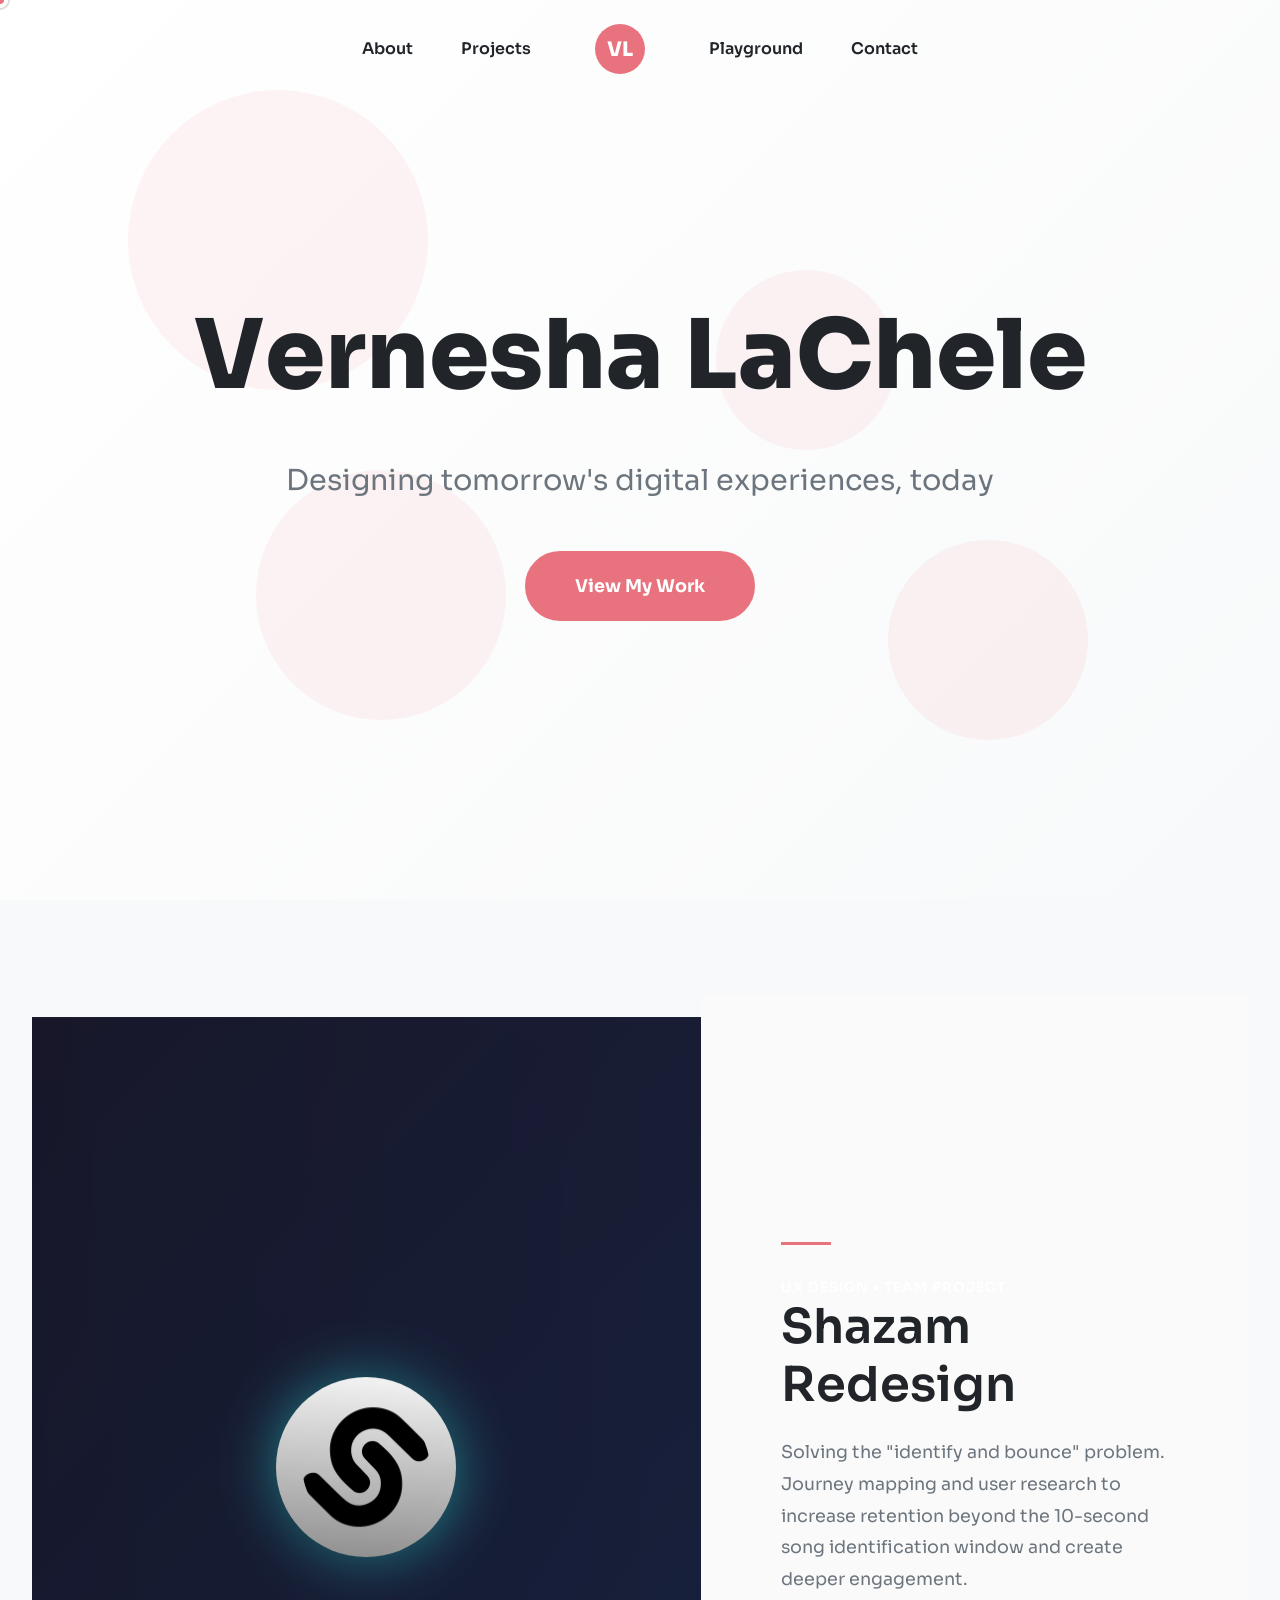
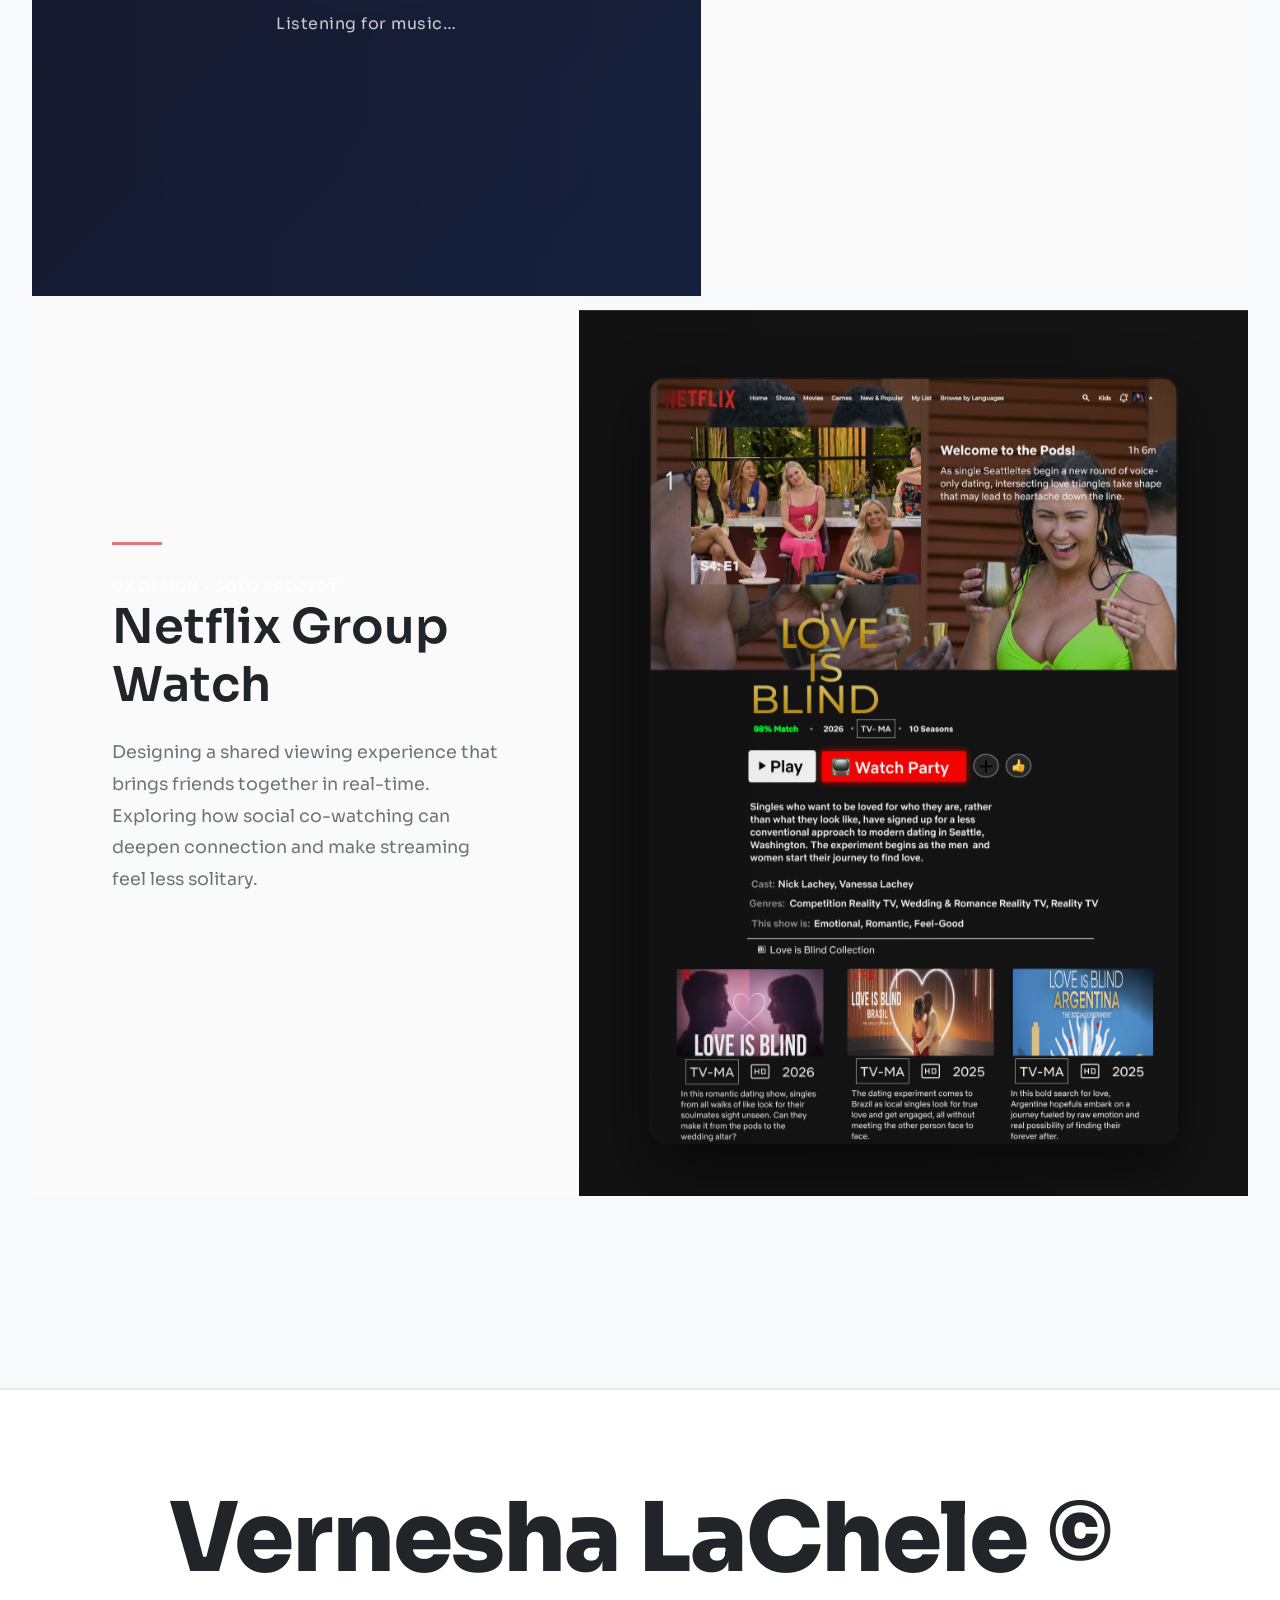
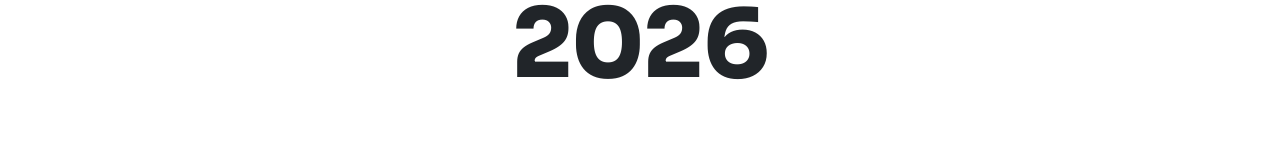
<file: index.html>
<!DOCTYPE html>
<html lang="en">
<head>
    <meta charset="UTF-8">
    <meta name="viewport" content="width=device-width, initial-scale=1.0">
    <meta name="description" content="Portfolio of Vernesha LaChele - UI/UX Designer & Creative Professional">
    <title>Vernesha LaChele - Portfolio</title>
    <link rel="stylesheet" href="css/style.css">
</head>
<body>
    <!-- Custom Cursor -->
    <div class="cursor"></div>
    <div class="cursor-follower"></div>

    <!-- Navigation -->
    <nav id="nav">
        <ul>
            <li><a href="about.html">About</a></li>
            <li><a href="#projects">Projects</a></li>
            <li class="nav-logo">
                <a href="#home">
                    <svg width="50" height="50" viewBox="0 0 50 50" xmlns="http://www.w3.org/2000/svg">
                        <circle cx="25" cy="25" r="25" fill="#E8727D"/>
                        <text x="25" y="25" text-anchor="middle" dominant-baseline="central" 
                              font-family="Sora, sans-serif" font-size="20" font-weight="800" fill="#FFFFFF">VL</text>
                    </svg>
                </a>
            </li>
            <li><a href="playground.html">Playground</a></li>
            <li><a href="contact.html">Contact</a></li>
        </ul>
    </nav>

    <!-- Hero Section -->
    <section id="home" class="hero">
        <div class="hero-background">
            <div class="floating-shapes">
                <div class="shape"></div>
                <div class="shape"></div>
                <div class="shape"></div>
                <div class="shape"></div>
            </div>
        </div>
        <div class="hero-content">
            <h1>
                <span>V</span><span>e</span><span>r</span><span>n</span><span>e</span><span>s</span><span>h</span><span>a</span> <span>L</span><span>a</span><span>C</span><span>h</span><span>e</span><span>l</span><span>e</span>
            </h1>
            <p>Designing tomorrow's digital experiences, today</p>
            <a href="#projects" class="hero-cta">View My Work</a>
        </div>
    </section>

    <!-- Projects Section - Full Viewport Split Layout -->
    <section id="projects">
        <!-- Shazam Project -->
        <div class="project-section">
            <a href="pages/shazam-case-study.html" class="project-split">
                <div class="project-image shazam-animation-container">
                    <div class="shazam-hero">
                        <img src="images/shazam/shazam-button.svg" class="shazam-rotating" alt="Shazam Button">
                        <img src="images/shazam/shazam-glow.svg" class="shazam-glow" alt="Shazam Glow">
                        <p class="shazam-label">Listening for music…</p>
                    </div>
                </div>
                <div class="project-content">
                    <div class="project-accent"></div>
                    <div class="project-category">UX Design • Team Project</div>
                    <h2 class="project-title">Shazam Redesign</h2>
                    <p class="project-description">Solving the "identify and bounce" problem. Journey mapping and user research to increase retention beyond the 10-second song identification window and create deeper engagement.</p>
                    <span class="project-link">Explore Case Study</span>
                </div>
            </a>
        </div>

        <!-- Netflix Group Watch Project -->
        <div class="project-section">
            <a href="pages/netflix-group-watch-case-study.html" class="project-split">
                <div class="project-image netflix-animation-container">
                    <img src="images/netflix-preview.png" alt="Netflix Group Watch companion mode prototype" class="netflix-preview-img">
                </div>
                <div class="project-content">
                    <div class="project-accent"></div>
                    <div class="project-category">UX Design • Solo Project</div>
                    <h2 class="project-title">Netflix Group Watch</h2>
                    <p class="project-description">Designing a shared viewing experience that brings friends together in real-time. Exploring how social co-watching can deepen connection and make streaming feel less solitary.</p>
                    <span class="project-link">Explore Case Study</span>
                </div>
            </a>
        </div>
    </section>

    <footer>
        <h2 class="footer-name">Vernesha LaChele © 2026</h2>
    </footer>

    <script src="js/script.js"></script>
</body>
</html>
</file>
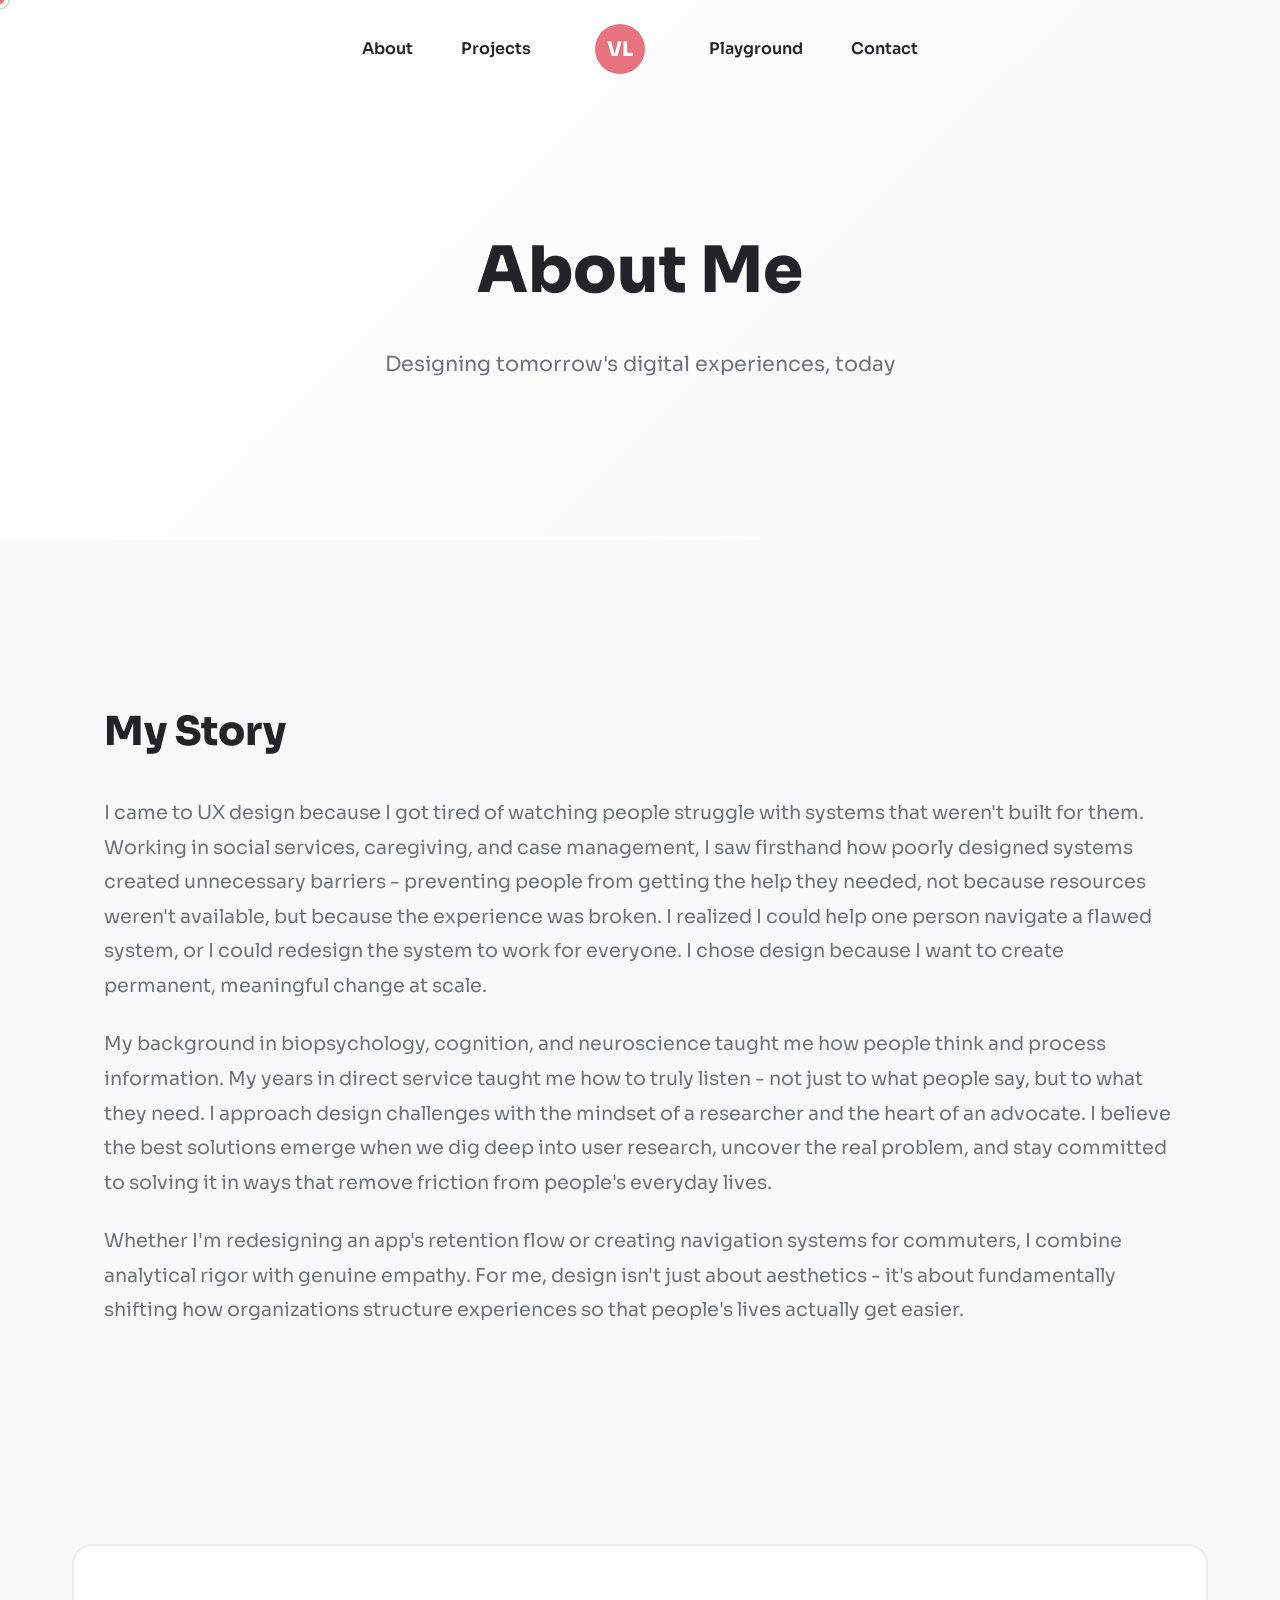
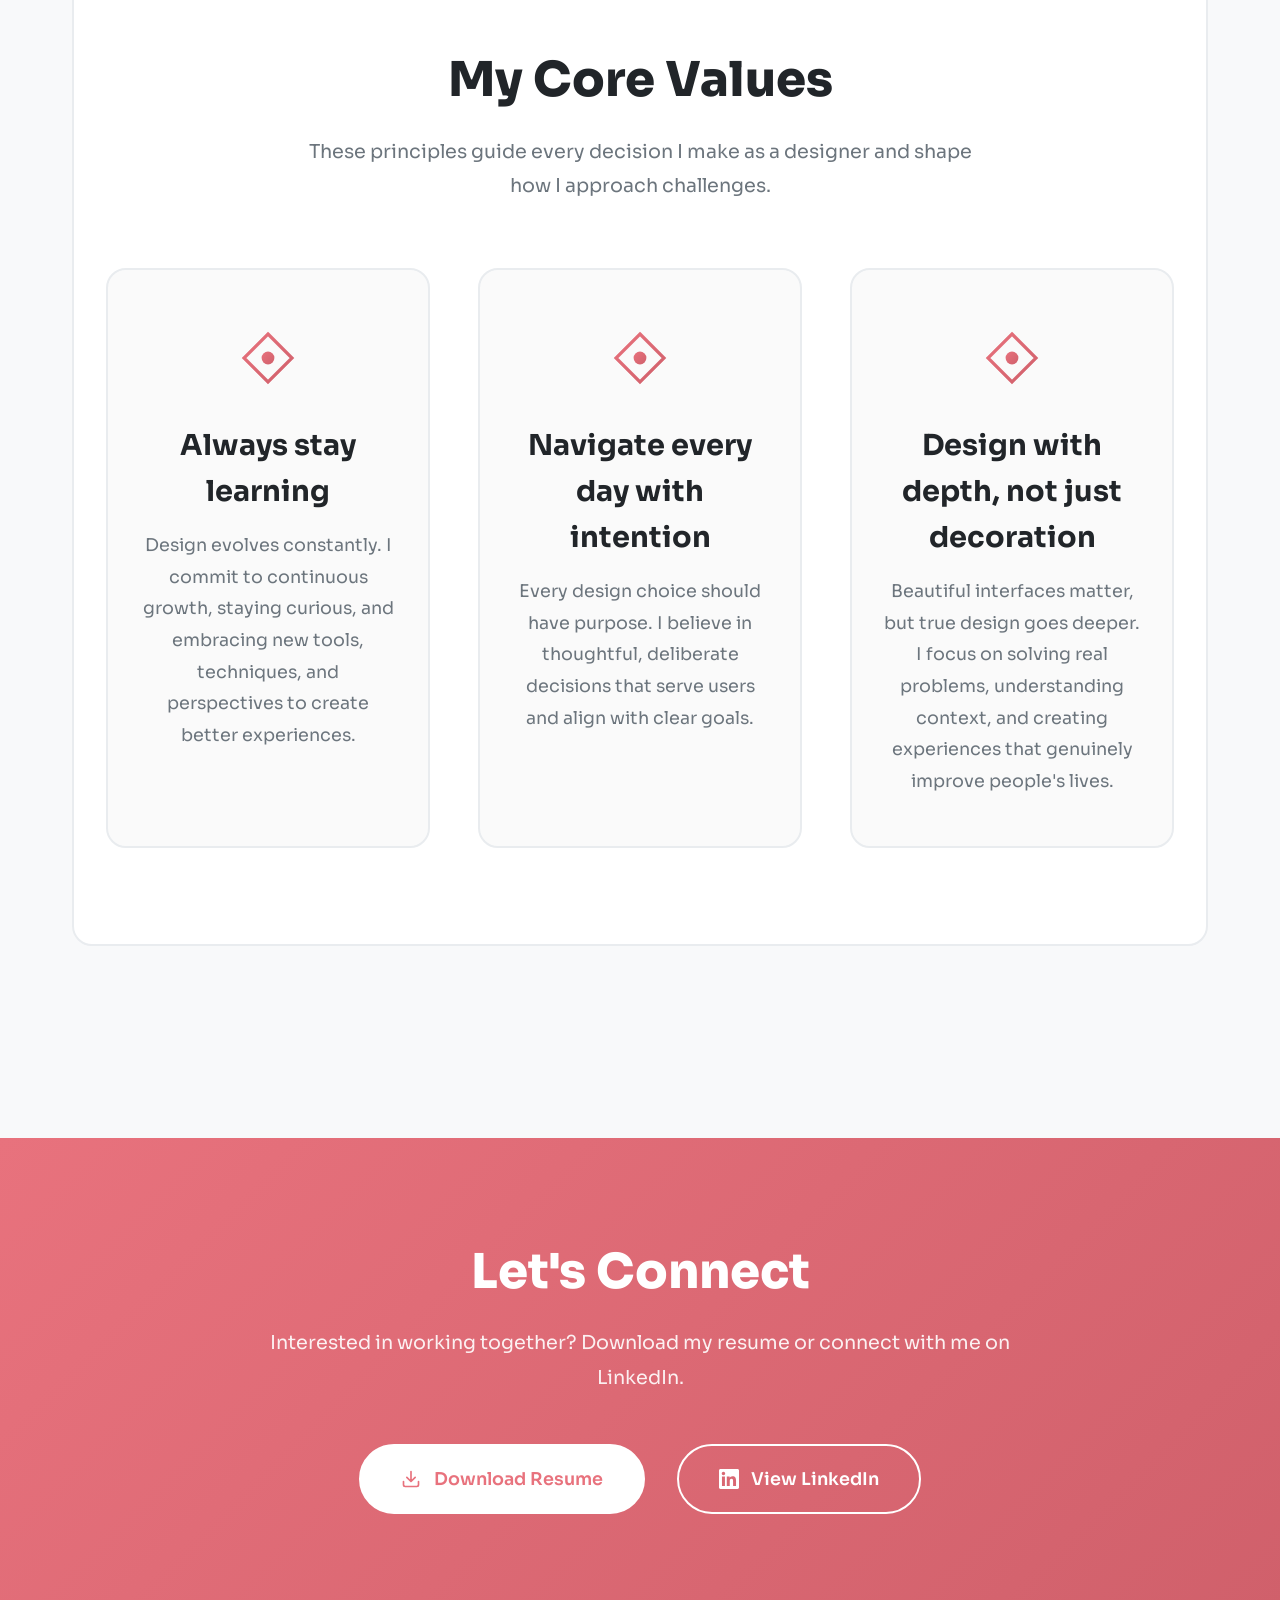
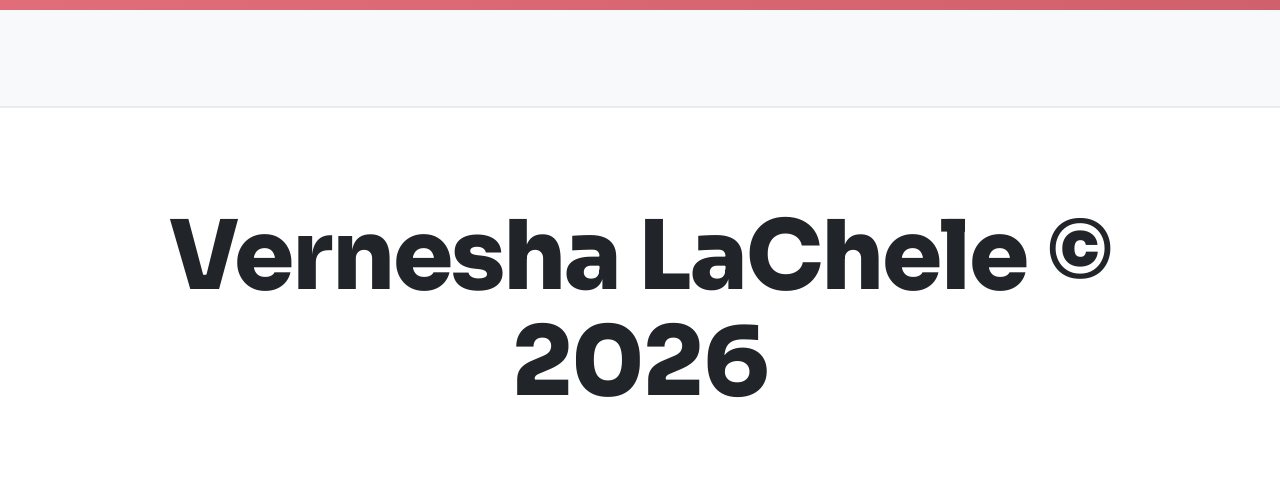
<file: about.html>
<!DOCTYPE html>
<html lang="en">
<head>
    <meta charset="UTF-8">
    <meta name="viewport" content="width=device-width, initial-scale=1.0">
    <meta name="description" content="About Vernesha LaChele - UI/UX Designer & Creative Professional">
    <title>About - Vernesha LaChele</title>
    <link rel="preconnect" href="https://fonts.googleapis.com">
    <link rel="preconnect" href="https://fonts.gstatic.com" crossorigin>
    <link href="https://fonts.googleapis.com/css2?family=Sora:wght@400;600;700;800&display=swap" rel="stylesheet">
    <link rel="stylesheet" href="css/style.css">
    <style>
        /* About page background */
        .about-hero {
            min-height: 60vh;
            display: flex;
            align-items: center;
            justify-content: center;
            background: linear-gradient(135deg, #FFFFFF 0%, #F8F9FA 100%);
            padding: 8rem 2rem 4rem;
        }

        .about-hero-content {
            max-width: 800px;
            text-align: center;
        }

        .about-hero h1 {
            font-size: clamp(2.5rem, 5vw, 4rem);
            color: #212529;
            margin-bottom: 1.5rem;
            font-family: 'Sora', sans-serif;
            font-weight: 800;
        }

        .about-hero p {
            font-size: clamp(1.1rem, 2vw, 1.3rem);
            color: #6C757D;
            line-height: 1.8;
        }

        .about-content {
            max-width: 1200px;
            margin: 0 auto;
            padding: 4rem 2rem;
            background: #F8F9FA;
        }

        .about-section {
            margin-bottom: 6rem;
        }

        .about-section h2 {
            font-size: 2.5rem;
            color: #212529;
            margin-bottom: 2rem;
            font-family: 'Sora', sans-serif;
            font-weight: 800;
        }

        .about-section p {
            font-size: 1.2rem;
            line-height: 1.8;
            color: #6C757D;
            margin-bottom: 1.5rem;
        }

        /* Core Values Section */
        .values-section {
            background: #FFFFFF;
            padding: 6rem 2rem;
            margin: 4rem 0;
            border-radius: 20px;
            border: 2px solid #E9ECEF;
        }

        .values-section h2 {
            text-align: center;
            font-size: 3rem;
            color: #212529;
            margin-bottom: 1rem;
            font-family: 'Sora', sans-serif;
            font-weight: 800;
        }

        .values-intro {
            text-align: center;
            font-size: 1.2rem;
            color: #6C757D;
            max-width: 700px;
            margin: 0 auto 4rem;
            line-height: 1.8;
        }

        .values-grid {
            display: grid;
            grid-template-columns: repeat(auto-fit, minmax(300px, 1fr));
            gap: 3rem;
            max-width: 1200px;
            margin: 0 auto;
        }

        .value-card {
            background: #FAFAFA;
            backdrop-filter: blur(10px);
            padding: 3rem 2rem;
            border-radius: 20px;
            border: 2px solid #E9ECEF;
            position: relative;
            overflow: hidden;
            transition: all 0.4s ease;
            text-align: center;
        }

        .value-card::before {
            content: '';
            position: absolute;
            top: 0;
            left: 0;
            width: 100%;
            height: 100%;
            background: linear-gradient(135deg, rgba(232, 114, 125, 0.05), rgba(232, 114, 125, 0.02));
            opacity: 0;
            transition: opacity 0.4s ease;
        }

        .value-card:hover {
            transform: translateY(-10px);
            border-color: #E8727D;
            box-shadow: 0 20px 60px rgba(232, 114, 125, 0.2);
        }

        .value-card:hover::before {
            opacity: 1;
        }

        .value-icon {
            width: 80px;
            height: 80px;
            margin: 0 auto 1.5rem;
            display: block;
            position: relative;
            z-index: 1;
        }
        
        .value-icon svg {
            width: 100%;
            height: 100%;
        }

        .value-card h3 {
            color: #212529;
            font-size: 1.8rem;
            margin-bottom: 1rem;
            position: relative;
            z-index: 1;
            font-family: 'Sora', sans-serif;
            font-weight: 700;
        }

        .value-card p {
            color: #6C757D;
            line-height: 1.8;
            font-size: 1.1rem;
            position: relative;
            z-index: 1;
        }

        /* Resume & Contact Section */
        .resume-contact-section {
            background: linear-gradient(135deg, #E8727D 0%, #D0606B 100%);
            padding: 6rem 2rem;
            margin: 4rem 0 0;
        }

        .resume-contact-content {
            max-width: 800px;
            margin: 0 auto;
            text-align: center;
        }

        .resume-contact-content h2 {
            font-size: 3rem;
            color: #FFFFFF;
            margin-bottom: 1rem;
            font-family: 'Sora', sans-serif;
            font-weight: 800;
        }

        .resume-contact-content p {
            font-size: 1.2rem;
            color: rgba(255, 255, 255, 0.9);
            margin-bottom: 3rem;
            line-height: 1.8;
        }

        .action-buttons {
            display: flex;
            gap: 2rem;
            justify-content: center;
            flex-wrap: wrap;
        }

        .btn-primary,
        .btn-secondary {
            display: inline-flex;
            align-items: center;
            gap: 0.8rem;
            padding: 1.2rem 2.5rem;
            font-size: 1.1rem;
            font-weight: 600;
            border-radius: 50px;
            text-decoration: none;
            transition: all 0.3s ease;
            font-family: 'Sora', sans-serif;
        }

        .btn-primary {
            background: #FFFFFF;
            color: #E8727D;
            border: 2px solid #FFFFFF;
        }

        .btn-primary:hover {
            background: transparent;
            color: #FFFFFF;
            transform: translateY(-2px);
            box-shadow: 0 10px 30px rgba(0, 0, 0, 0.2);
        }

        .btn-secondary {
            background: transparent;
            color: #FFFFFF;
            border: 2px solid #FFFFFF;
        }

        .btn-secondary:hover {
            background: #FFFFFF;
            color: #E8727D;
            transform: translateY(-2px);
            box-shadow: 0 10px 30px rgba(0, 0, 0, 0.2);
        }

        @media (max-width: 768px) {
            .action-buttons {
                flex-direction: column;
                align-items: center;
            }

            .btn-primary,
            .btn-secondary {
                width: 100%;
                max-width: 300px;
            }

            .resume-contact-content h2 {
                font-size: 2.5rem;
            }
        }
    </style>
</head>
<body>
    <!-- Custom Cursor -->
    <div class="cursor"></div>
    <div class="cursor-follower"></div>

    <!-- Navigation -->
    <nav id="nav" class="scrolled">
        <ul>
            <li><a href="about.html">About</a></li>
            <li><a href="index.html#projects">Projects</a></li>
            <li class="nav-logo">
                <a href="index.html">
                    <svg width="50" height="50" viewBox="0 0 50 50" xmlns="http://www.w3.org/2000/svg">
                        <circle cx="25" cy="25" r="25" fill="#E8727D"/>
                        <text x="25" y="25" text-anchor="middle" dominant-baseline="central" 
                              font-family="Sora, sans-serif" font-size="20" font-weight="800" fill="#FFFFFF">VL</text>
                    </svg>
                </a>
            </li>
            <li><a href="playground.html">Playground</a></li>
            <li><a href="contact.html">Contact</a></li>
        </ul>
    </nav>

    <!-- About Hero -->
    <section class="about-hero">
        <div class="about-hero-content">
            <h1>About Me</h1>
            <p>Designing tomorrow's digital experiences, today</p>
        </div>
    </section>

    <!-- About Content -->
    <div class="about-content">
        <section class="about-section reveal">
            <h2>My Story</h2>
            <p>
                I came to UX design because I got tired of watching people struggle with systems that weren't built for them. Working in social services, caregiving, and case management, I saw firsthand how poorly designed systems created unnecessary barriers - preventing people from getting the help they needed, not because resources weren't available, but because the experience was broken. I realized I could help one person navigate a flawed system, or I could redesign the system to work for everyone. I chose design because I want to create permanent, meaningful change at scale.
            </p>
            <p>
                My background in biopsychology, cognition, and neuroscience taught me how people think and process information. My years in direct service taught me how to truly listen - not just to what people say, but to what they need. I approach design challenges with the mindset of a researcher and the heart of an advocate. I believe the best solutions emerge when we dig deep into user research, uncover the real problem, and stay committed to solving it in ways that remove friction from people's everyday lives.
            </p>
            <p>
                Whether I'm redesigning an app's retention flow or creating navigation systems for commuters, I combine analytical rigor with genuine empathy. For me, design isn't just about aesthetics - it's about fundamentally shifting how organizations structure experiences so that people's lives actually get easier.
            </p>
        </section>

        <!-- Core Values Section -->
        <section class="values-section reveal">
            <h2>My Core Values</h2>
            <p class="values-intro">
                These principles guide every decision I make as a designer and shape how I approach challenges.
            </p>
            
            <div class="values-grid">
                <div class="value-card reveal">
                    <div class="value-icon">
                        <svg viewBox="0 0 100 100" xmlns="http://www.w3.org/2000/svg">
                            <defs>
                                <linearGradient id="grad1" x1="0%" y1="0%" x2="100%" y2="100%">
                                    <stop offset="0%" style="stop-color:#E8727D;stop-opacity:1" />
                                    <stop offset="100%" style="stop-color:#D0606B;stop-opacity:1" />
                                </linearGradient>
                            </defs>
                            <path d="M 50 20 L 80 50 L 50 80 L 20 50 Z" fill="none" stroke="url(#grad1)" stroke-width="4"/>
                            <circle cx="50" cy="50" r="8" fill="url(#grad1)"/>
                        </svg>
                    </div>
                    <h3>Always stay learning</h3>
                    <p>Design evolves constantly. I commit to continuous growth, staying curious, and embracing new tools, techniques, and perspectives to create better experiences.</p>
                </div>

                <div class="value-card reveal">
                    <div class="value-icon">
                        <svg viewBox="0 0 100 100" xmlns="http://www.w3.org/2000/svg">
                            <defs>
                                <linearGradient id="grad2" x1="0%" y1="0%" x2="100%" y2="100%">
                                    <stop offset="0%" style="stop-color:#E8727D;stop-opacity:1" />
                                    <stop offset="100%" style="stop-color:#D0606B;stop-opacity:1" />
                                </linearGradient>
                            </defs>
                            <path d="M 50 20 L 80 50 L 50 80 L 20 50 Z" fill="none" stroke="url(#grad2)" stroke-width="4"/>
                            <circle cx="50" cy="50" r="8" fill="url(#grad2)"/>
                        </svg>
                    </div>
                    <h3>Navigate every day with intention</h3>
                    <p>Every design choice should have purpose. I believe in thoughtful, deliberate decisions that serve users and align with clear goals.</p>
                </div>

                <div class="value-card reveal">
                    <div class="value-icon">
                        <svg viewBox="0 0 100 100" xmlns="http://www.w3.org/2000/svg">
                            <defs>
                                <linearGradient id="grad3" x1="0%" y1="0%" x2="100%" y2="100%">
                                    <stop offset="0%" style="stop-color:#E8727D;stop-opacity:1" />
                                    <stop offset="100%" style="stop-color:#D0606B;stop-opacity:1" />
                                </linearGradient>
                            </defs>
                            <path d="M 50 20 L 80 50 L 50 80 L 20 50 Z" fill="none" stroke="url(#grad3)" stroke-width="4"/>
                            <circle cx="50" cy="50" r="8" fill="url(#grad3)"/>
                        </svg>
                    </div>
                    <h3>Design with depth, not just decoration</h3>
                    <p>Beautiful interfaces matter, but true design goes deeper. I focus on solving real problems, understanding context, and creating experiences that genuinely improve people's lives.</p>
                </div>
            </div>
        </section>
    </div>

    <!-- Resume & Contact Section -->
    <section class="resume-contact-section">
        <div class="resume-contact-content">
            <h2>Let's Connect</h2>
            <p>Interested in working together? Download my resume or connect with me on LinkedIn.</p>
            
            <div class="action-buttons">
                <a href="assets/Vernesha-LaChele-Resume.pdf" download class="btn-primary">
                    <svg width="20" height="20" viewBox="0 0 24 24" fill="none" xmlns="http://www.w3.org/2000/svg">
                        <path d="M21 15v4a2 2 0 0 1-2 2H5a2 2 0 0 1-2-2v-4M7 10l5 5 5-5M12 15V3" stroke="currentColor" stroke-width="2" stroke-linecap="round" stroke-linejoin="round"/>
                    </svg>
                    Download Resume
                </a>
                
                <a href="https://www.linkedin.com/in/verneshajones" target="_blank" rel="noopener noreferrer" class="btn-secondary">
                    <svg width="20" height="20" viewBox="0 0 24 24" fill="currentColor" xmlns="http://www.w3.org/2000/svg">
                        <path d="M20.447 20.452h-3.554v-5.569c0-1.328-.027-3.037-1.852-3.037-1.853 0-2.136 1.445-2.136 2.939v5.667H9.351V9h3.414v1.561h.046c.477-.9 1.637-1.85 3.37-1.85 3.601 0 4.267 2.37 4.267 5.455v6.286zM5.337 7.433c-1.144 0-2.063-.926-2.063-2.065 0-1.138.92-2.063 2.063-2.063 1.14 0 2.064.925 2.064 2.063 0 1.139-.925 2.065-2.064 2.065zm1.782 13.019H3.555V9h3.564v11.452zM22.225 0H1.771C.792 0 0 .774 0 1.729v20.542C0 23.227.792 24 1.771 24h20.451C23.2 24 24 23.227 24 22.271V1.729C24 .774 23.2 0 22.222 0h.003z"/>
                    </svg>
                    View LinkedIn
                </a>
            </div>
        </div>
    </section>

    <footer>
        <h2 class="footer-name">Vernesha LaChele © 2026</h2>
    </footer>

    <script src="js/script.js"></script>
</body>
</html>
</file>
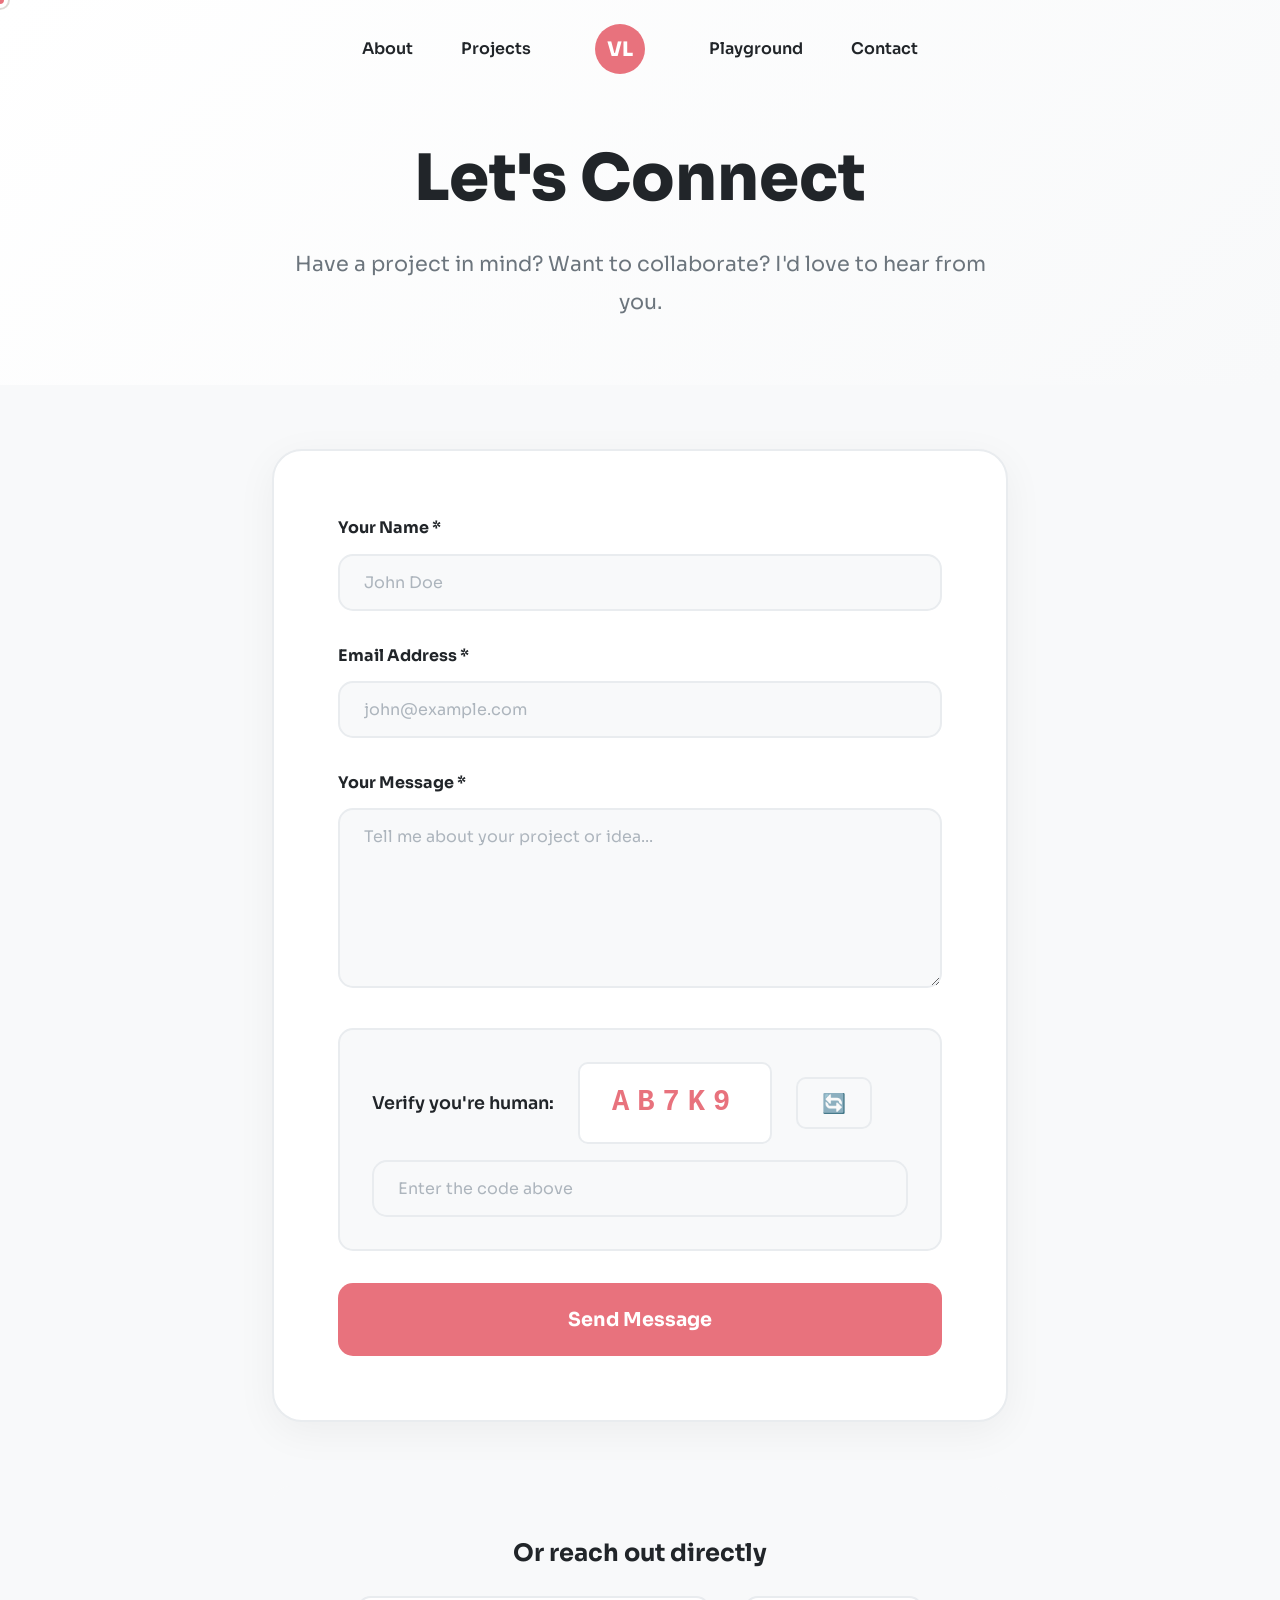
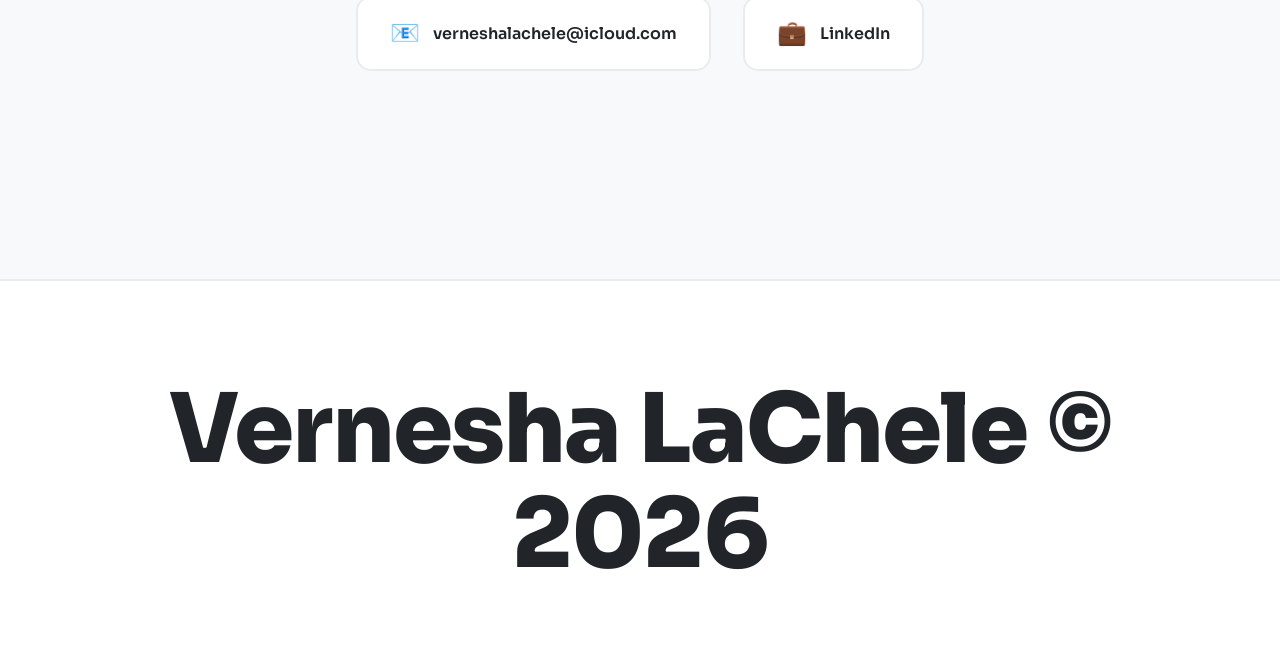
<file: contact.html>
<!DOCTYPE html>
<html lang="en">
<head>
    <meta charset="UTF-8">
    <meta name="viewport" content="width=device-width, initial-scale=1.0">
    <meta name="description" content="Contact Vernesha LaChele - Get In Touch">
    <title>Contact - Vernesha LaChele</title>
    <link rel="preconnect" href="https://fonts.googleapis.com">
    <link rel="preconnect" href="https://fonts.gstatic.com" crossorigin>
    <link href="https://fonts.googleapis.com/css2?family=Sora:wght@400;600;700;800&display=swap" rel="stylesheet">
    <link rel="stylesheet" href="css/style.css">
    <style>
        /* Contact Page Specific Styles */
        .contact-hero {
            min-height: 40vh;
            display: flex;
            align-items: center;
            justify-content: center;
            background: linear-gradient(135deg, #FFFFFF 0%, #F8F9FA 100%);
            padding: 8rem 2rem 4rem;
        }

        .contact-hero-content {
            max-width: 700px;
            text-align: center;
        }

        .contact-hero h1 {
            font-size: clamp(2.5rem, 5vw, 4rem);
            color: #212529;
            margin-bottom: 1rem;
            font-weight: 800;
        }

        .contact-hero p {
            font-size: clamp(1.1rem, 2vw, 1.3rem);
            color: #6C757D;
            line-height: 1.8;
        }

        .contact-container {
            max-width: 800px;
            margin: 0 auto;
            padding: 4rem 2rem;
        }

        .contact-form-wrapper {
            background: #FFFFFF;
            border: 2px solid #E9ECEF;
            border-radius: 30px;
            padding: 4rem;
            box-shadow: 0 10px 40px rgba(0, 0, 0, 0.05);
        }

        .form-group {
            margin-bottom: 2rem;
        }

        .form-group label {
            display: block;
            font-size: 1rem;
            font-weight: 700;
            color: #212529;
            margin-bottom: 0.8rem;
        }

        .form-group input,
        .form-group textarea {
            width: 100%;
            padding: 1rem 1.5rem;
            border: 2px solid #E9ECEF;
            border-radius: 15px;
            font-family: 'Sora', sans-serif;
            font-size: 1rem;
            color: #212529;
            transition: all 0.3s ease;
            background: #F8F9FA;
        }

        .form-group input:focus,
        .form-group textarea:focus {
            outline: none;
            border-color: #E8727D;
            background: #FFFFFF;
            box-shadow: 0 0 0 4px rgba(232, 114, 125, 0.1);
        }

        .form-group textarea {
            min-height: 180px;
            resize: vertical;
        }

        .form-group input::placeholder,
        .form-group textarea::placeholder {
            color: #ADB5BD;
        }

        /* Captcha Section */
        .captcha-section {
            background: #F8F9FA;
            border: 2px solid #E9ECEF;
            border-radius: 15px;
            padding: 2rem;
            margin-bottom: 2rem;
        }

        .captcha-challenge {
            display: flex;
            align-items: center;
            gap: 1.5rem;
            flex-wrap: wrap;
        }

        .captcha-question {
            font-size: 1.1rem;
            font-weight: 600;
            color: #212529;
        }

        .captcha-code {
            background: #FFFFFF;
            padding: 1rem 2rem;
            border-radius: 10px;
            font-size: 1.8rem;
            font-weight: 800;
            color: #E8727D;
            letter-spacing: 8px;
            font-family: 'Courier New', monospace;
            border: 2px solid #E9ECEF;
            user-select: none;
        }

        .captcha-input {
            flex: 1;
            min-width: 200px;
        }

        .captcha-refresh {
            background: transparent;
            border: 2px solid #E9ECEF;
            padding: 0.8rem 1.5rem;
            border-radius: 10px;
            font-size: 1.2rem;
            cursor: pointer;
            transition: all 0.3s ease;
        }

        .captcha-refresh:hover {
            border-color: #E8727D;
            transform: rotate(180deg);
        }

        /* Submit Button */
        .submit-button-wrapper {
            position: relative;
            margin-top: 2rem;
        }

        .submit-button {
            width: 100%;
            padding: 1.5rem;
            background: #E8727D;
            color: #FFFFFF;
            border: none;
            border-radius: 15px;
            font-size: 1.2rem;
            font-weight: 700;
            font-family: 'Sora', sans-serif;
            cursor: pointer;
            transition: all 0.4s ease;
            position: relative;
            overflow: hidden;
        }

        .submit-button:hover:not(:disabled) {
            background: #D0606B;
            transform: translateY(-3px);
            box-shadow: 0 15px 40px rgba(232, 114, 125, 0.4);
        }

        .submit-button:active:not(:disabled) {
            transform: translateY(-1px);
        }

        .submit-button:disabled {
            background: #ADB5BD;
            cursor: not-allowed;
        }

        /* Button States */
        .submit-button .button-text {
            display: inline-block;
            transition: all 0.3s ease;
        }

        .submit-button.sending .button-text {
            opacity: 0;
            transform: translateY(-20px);
        }

        .submit-button .loader {
            position: absolute;
            top: 50%;
            left: 50%;
            transform: translate(-50%, -50%) scale(0);
            width: 24px;
            height: 24px;
            border: 3px solid rgba(255, 255, 255, 0.3);
            border-top-color: #FFFFFF;
            border-radius: 50%;
            animation: spin 0.8s linear infinite;
            opacity: 0;
            transition: all 0.3s ease;
        }

        .submit-button.sending .loader {
            opacity: 1;
            transform: translate(-50%, -50%) scale(1);
        }

        @keyframes spin {
            to { transform: translate(-50%, -50%) rotate(360deg); }
        }

        .submit-button .success-icon {
            position: absolute;
            top: 50%;
            left: 50%;
            transform: translate(-50%, -50%) scale(0);
            font-size: 2rem;
            opacity: 0;
            transition: all 0.3s ease;
        }

        .submit-button.success .success-icon {
            opacity: 1;
            transform: translate(-50%, -50%) scale(1);
        }

        .submit-button.success {
            background: #059669;
        }

        /* Success Message */
        .success-message {
            display: none;
            background: #D1FAE5;
            border: 2px solid #059669;
            border-radius: 15px;
            padding: 2rem;
            margin-top: 2rem;
            text-align: center;
        }

        .success-message.show {
            display: block;
            animation: slideIn 0.5s ease;
        }

        @keyframes slideIn {
            from {
                opacity: 0;
                transform: translateY(-20px);
            }
            to {
                opacity: 1;
                transform: translateY(0);
            }
        }

        .success-message h3 {
            color: #059669;
            font-size: 1.5rem;
            font-weight: 700;
            margin-bottom: 0.5rem;
        }

        .success-message p {
            color: #047857;
            font-size: 1rem;
        }

        /* Error Message */
        .error-message {
            background: #FFE8EB;
            border: 2px solid #E8727D;
            border-radius: 10px;
            padding: 1rem;
            margin-top: 1rem;
            color: #D0606B;
            font-weight: 600;
            display: none;
        }

        .error-message.show {
            display: block;
        }

        /* Alternative Contact Methods */
        .alternative-contact {
            margin-top: 4rem;
            text-align: center;
            padding: 3rem;
            background: #F8F9FA;
            border-radius: 20px;
        }

        .alternative-contact h3 {
            font-size: 1.5rem;
            color: #212529;
            margin-bottom: 1.5rem;
            font-weight: 700;
        }

        .contact-links {
            display: flex;
            gap: 2rem;
            justify-content: center;
            flex-wrap: wrap;
        }

        .contact-link-item {
            display: flex;
            align-items: center;
            gap: 0.8rem;
            padding: 1rem 2rem;
            background: #FFFFFF;
            border: 2px solid #E9ECEF;
            border-radius: 15px;
            text-decoration: none;
            color: #212529;
            font-weight: 600;
            transition: all 0.3s ease;
        }

        .contact-link-item:hover {
            border-color: #E8727D;
            transform: translateY(-3px);
            box-shadow: 0 10px 30px rgba(232, 114, 125, 0.15);
        }

        .contact-link-icon {
            font-size: 1.5rem;
        }

        /* Responsive */
        @media (max-width: 768px) {
            .contact-form-wrapper {
                padding: 2rem;
            }

            .captcha-challenge {
                flex-direction: column;
                align-items: stretch;
            }

            .captcha-input {
                min-width: 100%;
            }
        }
    </style>
</head>
<body>
    <!-- Custom Cursor -->
    <div class="cursor"></div>
    <div class="cursor-follower"></div>

    <!-- Navigation -->
    <nav id="nav" class="scrolled">
        <ul>
            <li><a href="about.html">About</a></li>
            <li><a href="index.html#projects">Projects</a></li>
            <li class="nav-logo">
                <a href="index.html">
                    <svg width="50" height="50" viewBox="0 0 50 50" xmlns="http://www.w3.org/2000/svg">
                        <circle cx="25" cy="25" r="25" fill="#E8727D"/>
                        <text x="25" y="25" text-anchor="middle" dominant-baseline="central" 
                              font-family="Sora, sans-serif" font-size="20" font-weight="800" fill="#FFFFFF">VL</text>
                    </svg>
                </a>
            </li>
            <li><a href="playground.html">Playground</a></li>
            <li><a href="contact.html">Contact</a></li>
        </ul>
    </nav>

    <!-- Contact Hero -->
    <section class="contact-hero">
        <div class="contact-hero-content">
            <h1>Let's Connect</h1>
            <p>Have a project in mind? Want to collaborate? I'd love to hear from you.</p>
        </div>
    </section>

    <div class="contact-container">
        
        <!-- Contact Form -->
        <div class="contact-form-wrapper">
            <form id="contactForm">
                
                <!-- Name Field -->
                <div class="form-group">
                    <label for="name">Your Name *</label>
                    <input 
                        type="text" 
                        id="name" 
                        name="name" 
                        placeholder="John Doe" 
                        required
                    >
                </div>

                <!-- Email Field -->
                <div class="form-group">
                    <label for="email">Email Address *</label>
                    <input 
                        type="email" 
                        id="email" 
                        name="email" 
                        placeholder="john@example.com" 
                        required
                    >
                </div>

                <!-- Message Field -->
                <div class="form-group">
                    <label for="message">Your Message *</label>
                    <textarea 
                        id="message" 
                        name="message" 
                        placeholder="Tell me about your project or idea..." 
                        required
                    ></textarea>
                </div>

                <!-- Captcha Section -->
                <div class="captcha-section">
                    <div class="captcha-challenge">
                        <span class="captcha-question">Verify you're human:</span>
                        <div class="captcha-code" id="captchaCode">AB7K9</div>
                        <button type="button" class="captcha-refresh" id="refreshCaptcha" title="Refresh code">
                            🔄
                        </button>
                    </div>
                    <div class="form-group captcha-input" style="margin-top: 1rem; margin-bottom: 0;">
                        <input 
                            type="text" 
                            id="captchaInput" 
                            name="captcha" 
                            placeholder="Enter the code above" 
                            required
                            autocomplete="off"
                        >
                    </div>
                </div>

                <!-- Error Message -->
                <div class="error-message" id="errorMessage"></div>

                <!-- Submit Button -->
                <div class="submit-button-wrapper">
                    <button type="submit" class="submit-button" id="submitButton">
                        <span class="button-text">Send Message</span>
                        <span class="loader"></span>
                        <span class="success-icon">✓</span>
                    </button>
                </div>

            </form>

            <!-- Success Message -->
            <div class="success-message" id="successMessage">
                <h3>Message Sent! 🎉</h3>
                <p>Thanks for reaching out! I'll get back to you as soon as possible.</p>
            </div>
        </div>

        <!-- Alternative Contact Methods -->
        <div class="alternative-contact">
            <h3>Or reach out directly</h3>
            <div class="contact-links">
                <a href="mailto:verneshalachele@icloud.com" class="contact-link-item">
                    <span class="contact-link-icon">📧</span>
                    <span>verneshalachele@icloud.com</span>
                </a>
                <a href="https://www.linkedin.com/in/vernesha-jones" target="_blank" class="contact-link-item">
                    <span class="contact-link-icon">💼</span>
                    <span>LinkedIn</span>
                </a>
            </div>
        </div>

    </div>

    <footer>
        <h2 class="footer-name">Vernesha LaChele © 2026</h2>
    </footer>

    <script src="js/script.js"></script>
    <script>
        // Captcha Logic
        const captchaCode = document.getElementById('captchaCode');
        const captchaInput = document.getElementById('captchaInput');
        const refreshCaptcha = document.getElementById('refreshCaptcha');
        const contactForm = document.getElementById('contactForm');
        const submitButton = document.getElementById('submitButton');
        const errorMessage = document.getElementById('errorMessage');
        const successMessage = document.getElementById('successMessage');

        let currentCaptcha = 'AB7K9';

        // Generate random captcha
        function generateCaptcha() {
            const chars = 'ABCDEFGHJKLMNPQRSTUVWXYZ23456789';
            let captcha = '';
            for (let i = 0; i < 5; i++) {
                captcha += chars.charAt(Math.floor(Math.random() * chars.length));
            }
            return captcha;
        }

        // Refresh captcha
        refreshCaptcha.addEventListener('click', function() {
            currentCaptcha = generateCaptcha();
            captchaCode.textContent = currentCaptcha;
            captchaInput.value = '';
        });

        // Form submission
        contactForm.addEventListener('submit', function(e) {
            e.preventDefault();
            
            // Hide previous errors
            errorMessage.classList.remove('show');
            errorMessage.textContent = '';

            // Validate captcha
            if (captchaInput.value.toUpperCase() !== currentCaptcha) {
                errorMessage.textContent = '❌ Captcha code is incorrect. Please try again.';
                errorMessage.classList.add('show');
                return;
            }

            // Get form values
            const name = document.getElementById('name').value;
            const email = document.getElementById('email').value;
            const message = document.getElementById('message').value;

            // Validate fields
            if (!name || !email || !message) {
                errorMessage.textContent = '❌ Please fill in all required fields.';
                errorMessage.classList.add('show');
                return;
            }

            // Show loading state
            submitButton.classList.add('sending');
            submitButton.disabled = true;

            // Simulate sending (replace with actual form submission)
            setTimeout(() => {
                // Show success state
                submitButton.classList.remove('sending');
                submitButton.classList.add('success');
                
                setTimeout(() => {
                    // Hide form and show success message
                    contactForm.style.display = 'none';
                    successMessage.classList.add('show');
                    
                    // In production, you would submit to a backend here
                    console.log('Form submitted:', { name, email, message });
                    
                    // Or open email client
                    // window.location.href = `mailto:verneshalachele@icloud.com?subject=Contact from ${name}&body=${message}`;
                    
                }, 1000);
            }, 2000);
        });
    </script>
</body>
</html>
</file>
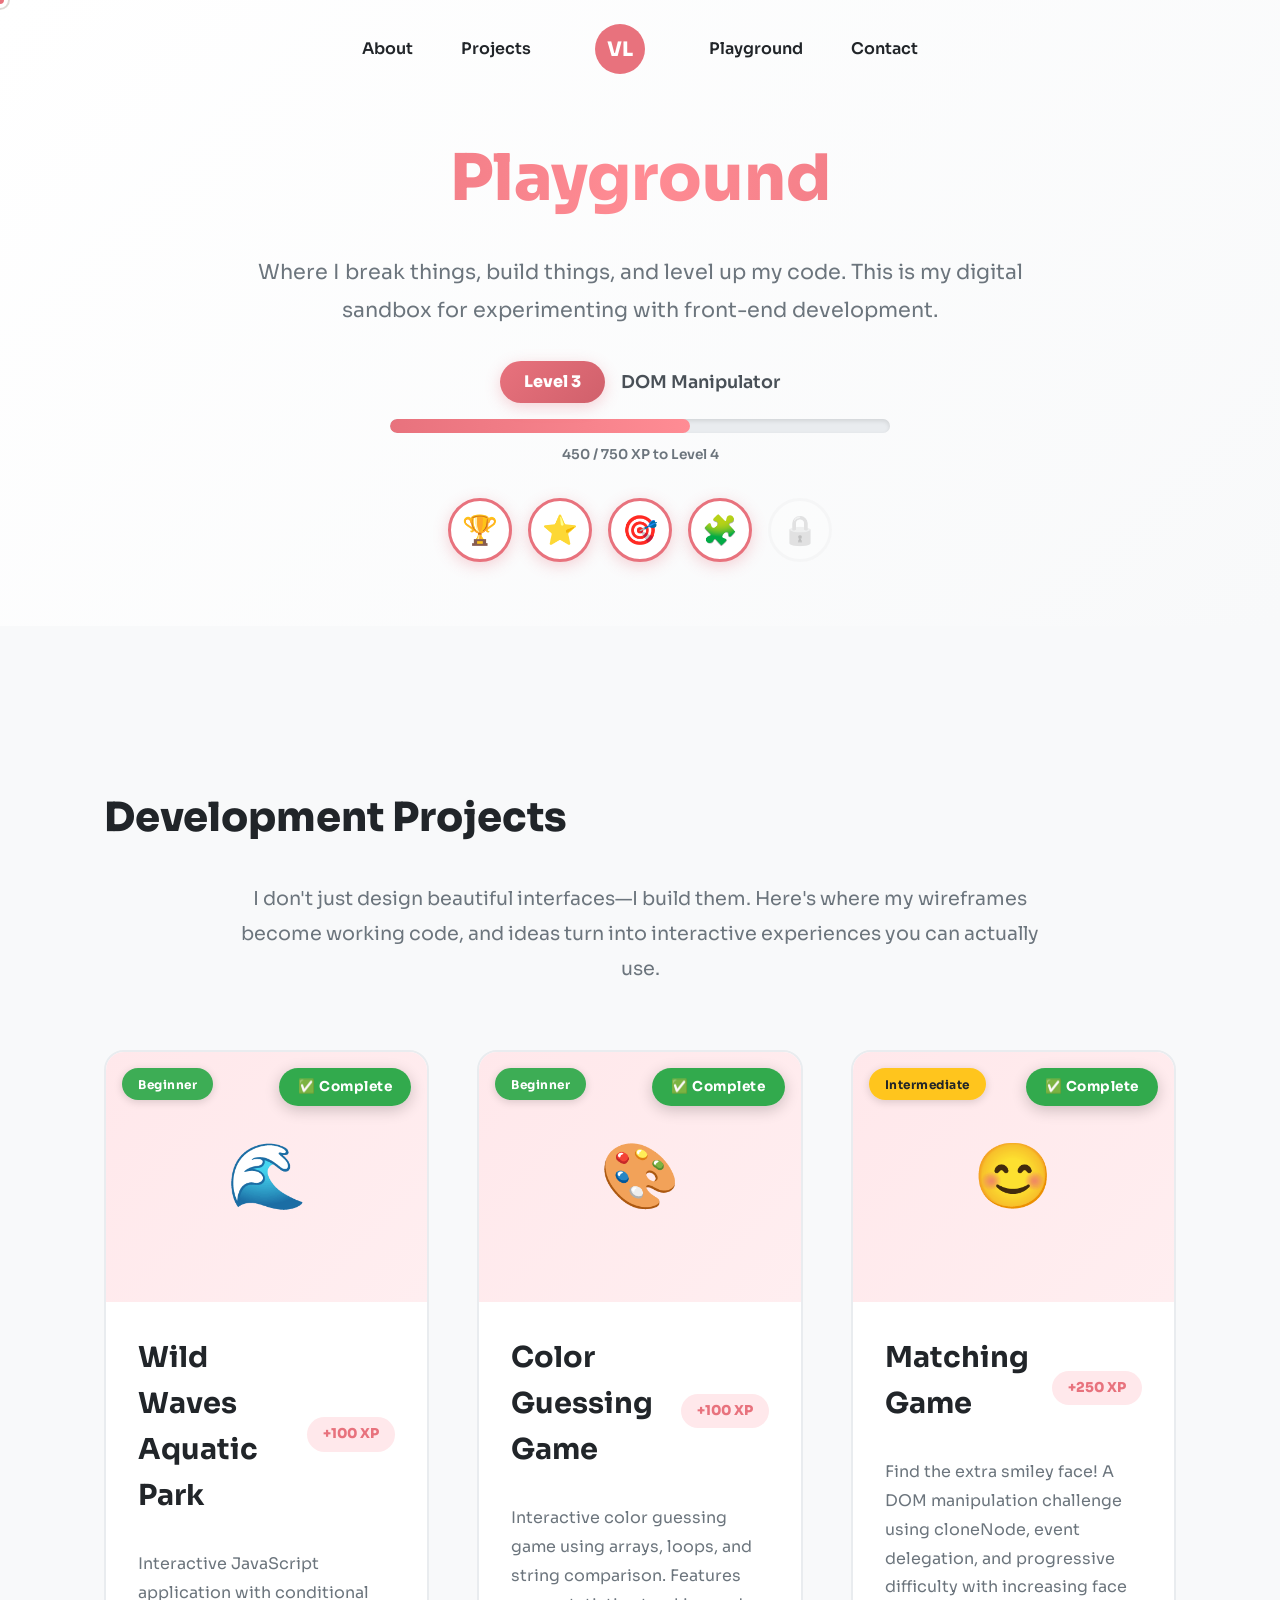
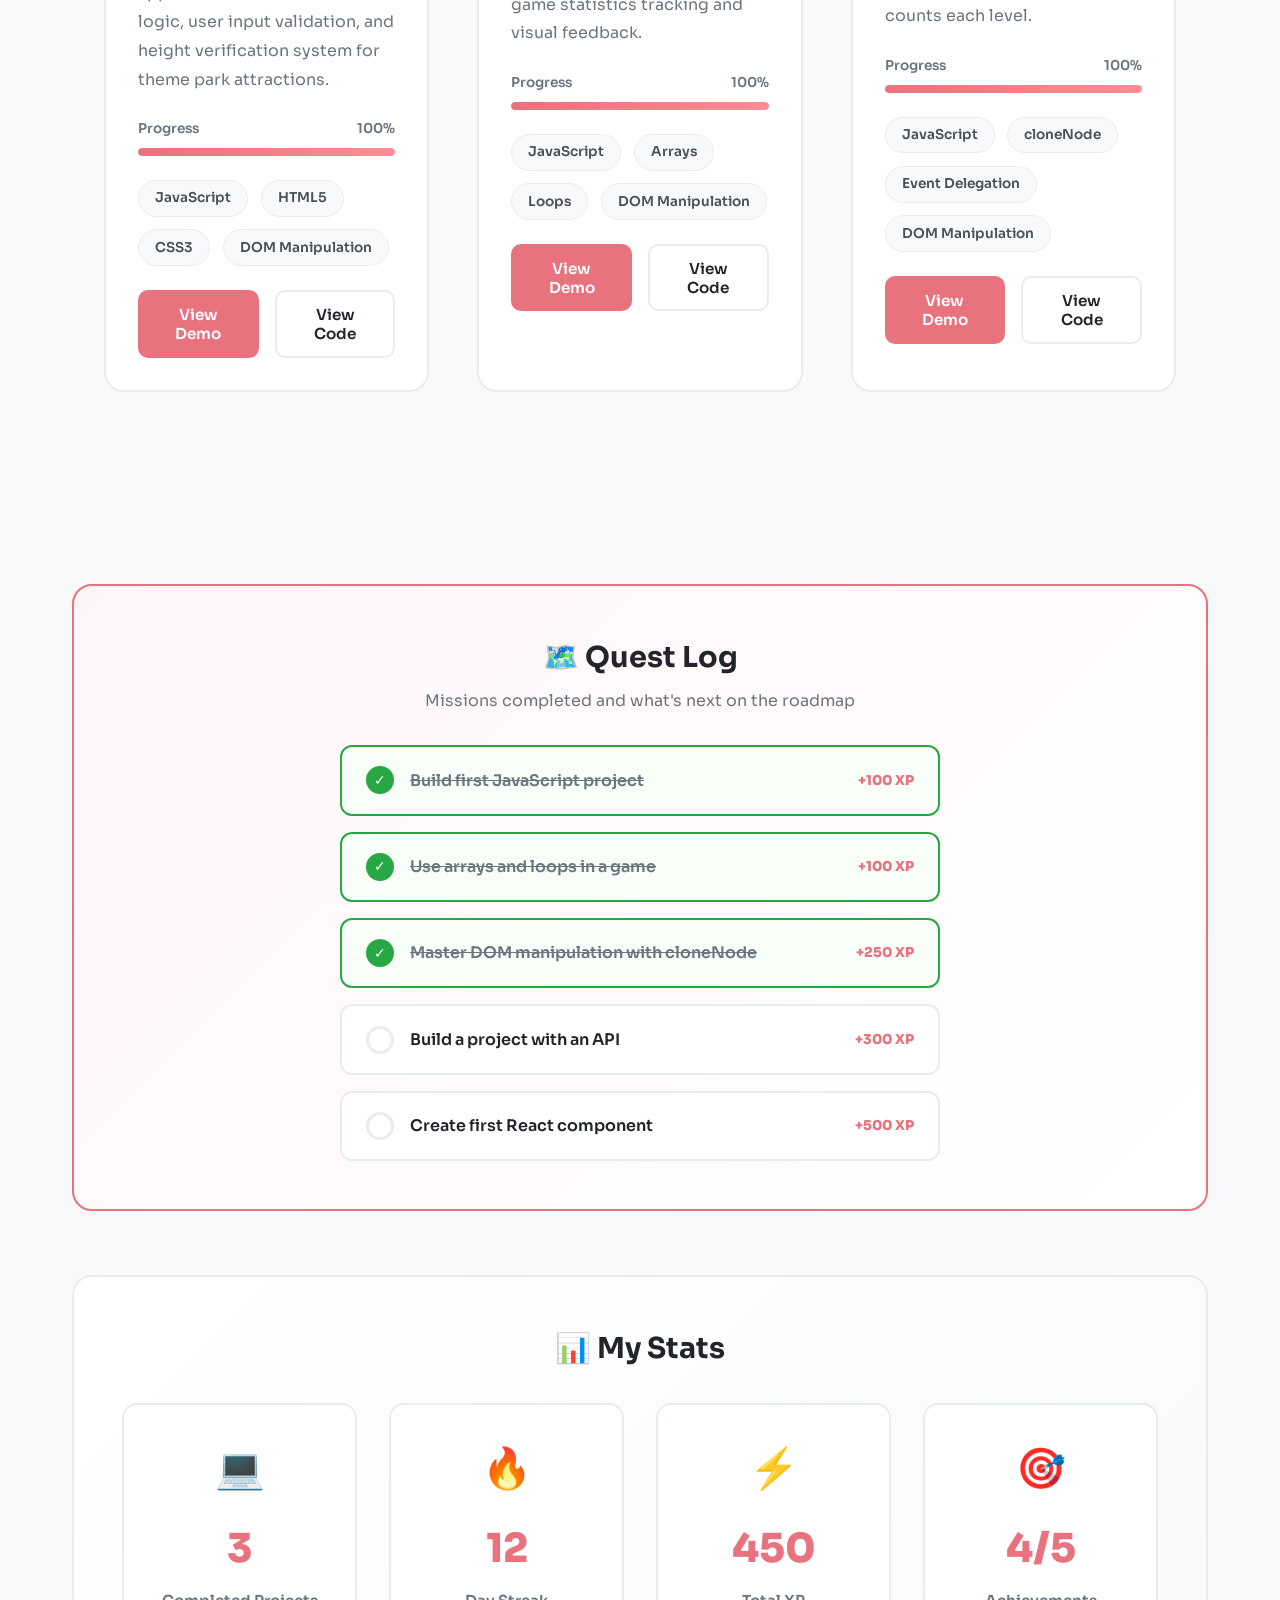
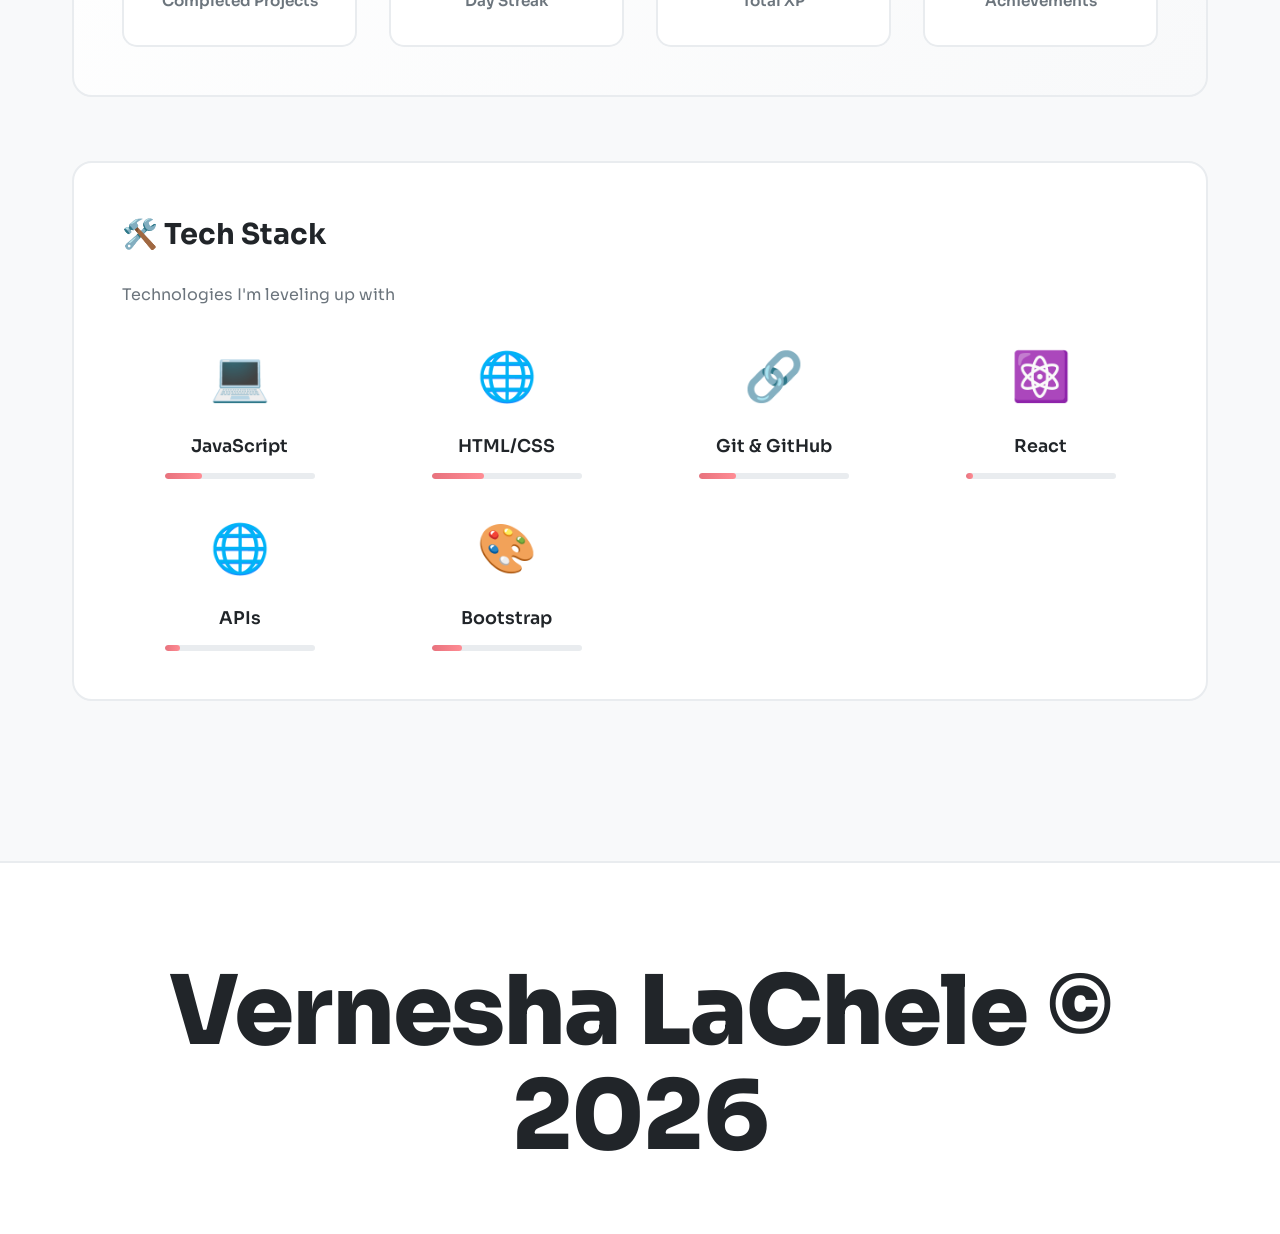
<file: playground.html>
<!DOCTYPE html>
<html lang="en">
<head>
    <meta charset="UTF-8">
    <meta name="viewport" content="width=device-width, initial-scale=1.0">
    <meta name="description" content="Playground - Vernesha LaChele's Front-End Development Projects">
    <title>Playground - Vernesha LaChele</title>
    <link rel="preconnect" href="https://fonts.googleapis.com">
    <link rel="preconnect" href="https://fonts.gstatic.com" crossorigin>
    <link href="https://fonts.googleapis.com/css2?family=Sora:wght@400;600;700;800&display=swap" rel="stylesheet">
    <link rel="stylesheet" href="css/style.css">
    <style>
        /* Playground-specific styles */
        .playground-hero {
            min-height: 60vh;
            display: flex;
            align-items: center;
            justify-content: center;
            background: linear-gradient(135deg, #FFFFFF 0%, #F8F9FA 100%);
            padding: 8rem 2rem 4rem;
        }

        .playground-hero-content {
            max-width: 800px;
            text-align: center;
        }

        .playground-hero h1 {
            font-size: clamp(2.5rem, 5vw, 4rem);
            color: #212529;
            margin-bottom: 1.5rem;
            font-weight: 800;
        }

        .gradient-heading {
            background: linear-gradient(
                90deg,
                #E8727D,
                #FF8C94,
                #E8727D,
                #D0606B,
                #E8727D
            );
            background-size: 200% auto;
            -webkit-background-clip: text;
            -webkit-text-fill-color: transparent;
            background-clip: text;
            animation: gradient-shift 4s ease infinite;
        }

        @keyframes gradient-shift {
            0% { background-position: 0% center; }
            50% { background-position: 100% center; }
            100% { background-position: 0% center; }
        }

        .playground-hero p {
            font-size: clamp(1.1rem, 2vw, 1.3rem);
            color: #6C757D;
            line-height: 1.8;
            margin-bottom: 2rem;
        }

        /* ================================
           ENHANCED LEVEL SYSTEM
           ================================ */

        .level-system {
            margin: 2rem auto;
            max-width: 500px;
        }

        .level-badge {
            display: flex;
            align-items: center;
            justify-content: center;
            gap: 1rem;
            margin-bottom: 1rem;
        }

        .level-number {
            background: linear-gradient(135deg, #E8727D, #D0606B);
            color: #FFFFFF;
            padding: 0.5rem 1.5rem;
            border-radius: 50px;
            font-size: 1rem;
            font-weight: 800;
            box-shadow: 0 4px 15px rgba(232, 114, 125, 0.3);
        }

        .level-title {
            font-size: 1.1rem;
            font-weight: 600;
            color: #495057;
        }

        .xp-bar-container {
            width: 100%;
            height: 14px;
            background: #E9ECEF;
            border-radius: 20px;
            overflow: hidden;
            margin-bottom: 0.5rem;
            box-shadow: inset 0 2px 4px rgba(0, 0, 0, 0.1);
        }

        .xp-bar {
            height: 100%;
            background: linear-gradient(90deg, #E8727D, #FF8C94, #E8727D);
            background-size: 200% 100%;
            border-radius: 20px;
            transition: width 1s cubic-bezier(0.4, 0, 0.2, 1);
            animation: shimmer 2s ease infinite;
        }

        @keyframes shimmer {
            0% { background-position: 200% 0; }
            100% { background-position: -200% 0; }
        }

        .xp-text {
            font-size: 0.85rem;
            color: #6C757D;
            font-weight: 600;
        }

        /* ================================
           ACHIEVEMENT BADGES - ENHANCED
           ================================ */

        .achievement-row {
            display: flex;
            gap: 1rem;
            justify-content: center;
            margin-top: 2rem;
            flex-wrap: wrap;
        }

        .achievement {
            width: 64px;
            height: 64px;
            border-radius: 50%;
            background: #FFFFFF;
            border: 3px solid #E9ECEF;
            display: flex;
            align-items: center;
            justify-content: center;
            font-size: 1.8rem;
            transition: all 0.3s ease;
            cursor: pointer;
            position: relative;
        }

        .achievement.unlocked {
            border-color: #E8727D;
            box-shadow: 0 4px 15px rgba(232, 114, 125, 0.3);
            animation: bounce-in 0.6s ease;
        }

        .achievement.unlocked:hover {
            transform: scale(1.15) rotate(5deg);
        }

        .achievement.locked {
            opacity: 0.3;
            filter: grayscale(100%);
        }

        /* Tooltip on hover */
        .achievement .achievement-tooltip {
            position: absolute;
            bottom: -2.5rem;
            left: 50%;
            transform: translateX(-50%);
            background: #212529;
            color: #FFFFFF;
            padding: 0.3rem 0.8rem;
            border-radius: 6px;
            font-size: 0.7rem;
            font-weight: 600;
            white-space: nowrap;
            opacity: 0;
            pointer-events: none;
            transition: opacity 0.2s ease;
        }

        .achievement:hover .achievement-tooltip {
            opacity: 1;
        }

        @keyframes bounce-in {
            0% { transform: scale(0); }
            50% { transform: scale(1.1); }
            100% { transform: scale(1); }
        }

        /* ================================
           MAIN CONTENT
           ================================ */

        .playground-content {
            max-width: 1200px;
            margin: 0 auto;
            padding: 4rem 2rem;
        }

        .playground-section {
            margin-bottom: 6rem;
        }

        .playground-section h2 {
            font-size: 2.5rem;
            color: #212529;
            margin-bottom: 2rem;
            font-weight: 800;
        }

        .playground-intro {
            font-size: 1.2rem;
            color: #6C757D;
            max-width: 800px;
            margin: 0 auto 4rem;
            text-align: center;
            line-height: 1.8;
        }

        /* ================================
           PROJECT CARDS
           ================================ */

        .dev-projects-grid {
            display: grid;
            grid-template-columns: repeat(auto-fit, minmax(320px, 1fr));
            gap: 3rem;
            margin-top: 3rem;
        }

        .dev-project-card {
            background: #FFFFFF;
            border-radius: 20px;
            overflow: hidden;
            transition: all 0.4s ease;
            border: 2px solid #E9ECEF;
        }

        .dev-project-card:hover {
            transform: translateY(-10px);
            box-shadow: 0 25px 70px rgba(232, 114, 125, 0.2);
            border-color: #E8727D;
        }

        .dev-project-image {
            height: 250px;
            background: linear-gradient(135deg, #FFE8EB, #FFEEF0);
            display: flex;
            align-items: center;
            justify-content: center;
            font-size: 4rem;
            transition: all 0.4s ease;
            position: relative;
        }

        .dev-project-card:hover .dev-project-image {
            transform: scale(1.05);
        }

        .project-status-badge {
            position: absolute;
            top: 1rem;
            right: 1rem;
            background: rgba(232, 114, 125, 0.95);
            color: #FFFFFF;
            padding: 0.5rem 1.2rem;
            border-radius: 50px;
            font-size: 0.85rem;
            font-weight: 700;
            letter-spacing: 0.5px;
            box-shadow: 0 4px 15px rgba(0, 0, 0, 0.2);
        }

        .project-status-badge.complete {
            background: rgba(40, 167, 69, 0.95);
        }

        /* Difficulty badge */
        .difficulty-badge {
            position: absolute;
            top: 1rem;
            left: 1rem;
            padding: 0.4rem 1rem;
            border-radius: 50px;
            font-size: 0.75rem;
            font-weight: 700;
            letter-spacing: 0.5px;
            box-shadow: 0 2px 8px rgba(0, 0, 0, 0.15);
        }

        .difficulty-badge.beginner {
            background: rgba(40, 167, 69, 0.9);
            color: #FFFFFF;
        }

        .difficulty-badge.intermediate {
            background: rgba(255, 193, 7, 0.9);
            color: #212529;
        }

        .project-header-with-xp {
            display: flex;
            justify-content: space-between;
            align-items: center;
            margin-bottom: 1rem;
        }

        .project-header-with-xp h4 {
            margin: 0;
        }

        .project-xp {
            background: #FFE8EB;
            color: #E8727D;
            padding: 0.4rem 1rem;
            border-radius: 20px;
            font-size: 0.85rem;
            font-weight: 800;
            white-space: nowrap;
        }

        .project-progress {
            margin: 1.5rem 0;
        }

        .progress-label {
            display: flex;
            justify-content: space-between;
            font-size: 0.85rem;
            color: #6C757D;
            font-weight: 600;
            margin-bottom: 0.5rem;
        }

        .progress-bar-small {
            width: 100%;
            height: 8px;
            background: #E9ECEF;
            border-radius: 10px;
            overflow: hidden;
        }

        .progress-fill {
            height: 100%;
            background: linear-gradient(90deg, #E8727D, #FF8C94);
            border-radius: 10px;
            transition: width 0.5s ease;
        }

        .dev-project-content {
            padding: 2rem;
        }

        .dev-project-content h4 {
            font-size: 1.8rem;
            margin-bottom: 1rem;
            color: #212529;
            font-weight: 700;
        }

        .dev-project-content p {
            color: #6C757D;
            line-height: 1.8;
            margin-bottom: 1.5rem;
        }

        .tech-stack {
            display: flex;
            flex-wrap: wrap;
            gap: 0.8rem;
            margin-bottom: 1.5rem;
        }

        .tech-tag {
            background: #F8F9FA;
            color: #495057;
            padding: 0.4rem 1rem;
            border-radius: 20px;
            font-size: 0.85rem;
            font-weight: 600;
            border: 1px solid #E9ECEF;
        }

        /* ================================
           BUTTONS
           ================================ */

        .project-links {
            display: flex;
            gap: 1rem;
        }

        .playground-btn {
            flex: 1;
            text-align: center;
            padding: 0.8rem 1.5rem;
            border-radius: 10px;
            text-decoration: none;
            font-weight: 600;
            font-size: 0.95rem;
            transition: all 0.3s ease;
            cursor: pointer;
            border: 2px solid;
            font-family: 'Sora', sans-serif;
            display: inline-block !important;
            line-height: normal !important;
            pointer-events: auto !important;
        }

        .btn-demo {
            background: #E8727D !important;
            color: #FFFFFF !important;
            border-color: #E8727D !important;
        }

        .btn-demo:hover {
            background: transparent !important;
            color: #E8727D !important;
        }

        .btn-code {
            background: transparent !important;
            color: #212529 !important;
            border-color: #E9ECEF !important;
        }

        .btn-code:hover {
            border-color: #E8727D !important;
            color: #E8727D !important;
        }

        /* ================================
           STATS DASHBOARD - ENHANCED
           ================================ */

        .stats-dashboard {
            background: linear-gradient(135deg, #FFFFFF, #F8F9FA);
            padding: 3rem;
            border-radius: 20px;
            border: 2px solid #E9ECEF;
            margin-top: 4rem;
            margin-bottom: 3rem;
        }

        .stats-dashboard h3 {
            font-size: 1.8rem;
            color: #212529;
            margin-bottom: 2rem;
            font-weight: 700;
            text-align: center;
        }

        .stats-grid {
            display: grid;
            grid-template-columns: repeat(auto-fit, minmax(200px, 1fr));
            gap: 2rem;
            margin-top: 2rem;
        }

        .stat-box {
            text-align: center;
            background: #FFFFFF;
            padding: 2rem;
            border-radius: 15px;
            border: 2px solid #E9ECEF;
            transition: all 0.3s ease;
        }

        .stat-box:hover {
            transform: translateY(-5px);
            border-color: #E8727D;
            box-shadow: 0 10px 30px rgba(232, 114, 125, 0.15);
        }

        .stat-icon {
            font-size: 2.5rem;
            margin-bottom: 1rem;
        }

        .stat-number {
            font-size: 2.5rem;
            font-weight: 800;
            color: #E8727D;
            margin-bottom: 0.5rem;
        }

        .stat-label {
            font-size: 0.95rem;
            color: #6C757D;
            font-weight: 600;
        }

        /* ================================
           SKILLS / TECH STACK
           ================================ */

        .skills-learning {
            background: #FFFFFF;
            padding: 3rem;
            border-radius: 20px;
            border: 2px solid #E9ECEF;
            margin-top: 4rem;
        }

        .skills-learning h3 {
            font-size: 1.8rem;
            color: #212529;
            margin-bottom: 1.5rem;
            font-weight: 700;
        }

        .skills-grid {
            display: grid;
            grid-template-columns: repeat(auto-fit, minmax(200px, 1fr));
            gap: 2rem;
            margin-top: 2rem;
        }

        .skill-item {
            text-align: center;
        }

        .skill-icon {
            font-size: 3rem;
            margin-bottom: 1rem;
        }

        .skill-name {
            font-size: 1.1rem;
            font-weight: 600;
            color: #212529;
            margin-bottom: 0.8rem;
        }

        .skill-progress-mini {
            width: 100%;
            height: 6px;
            background: #E9ECEF;
            border-radius: 10px;
            overflow: hidden;
            margin: 0 auto;
            max-width: 150px;
        }

        .mini-bar {
            height: 100%;
            background: linear-gradient(90deg, #E8727D, #FF8C94);
            border-radius: 10px;
            transition: width 0.5s ease;
        }

        /* ================================
           QUEST LOG
           ================================ */

        .quest-log {
            background: linear-gradient(135deg, #FFF5F7 0%, #FFFFFF 100%);
            padding: 3rem;
            border-radius: 20px;
            border: 2px solid #E8727D;
            margin-top: 4rem;
        }

        .quest-log h3 {
            font-size: 1.8rem;
            color: #212529;
            margin-bottom: 0.5rem;
            font-weight: 700;
            text-align: center;
        }

        .quest-log-subtitle {
            text-align: center;
            color: #6C757D;
            margin-bottom: 2rem;
            font-size: 1rem;
        }

        .quest-list {
            display: flex;
            flex-direction: column;
            gap: 1rem;
            max-width: 600px;
            margin: 0 auto;
        }

        .quest-item {
            display: flex;
            align-items: center;
            gap: 1rem;
            padding: 1.2rem 1.5rem;
            background: #FFFFFF;
            border-radius: 12px;
            border: 2px solid #E9ECEF;
            transition: all 0.3s ease;
        }

        .quest-item:hover {
            border-color: #E8727D;
            transform: translateX(4px);
        }

        .quest-item.completed {
            border-color: #28A745;
            background: #F8FFF8;
        }

        .quest-check {
            width: 28px;
            height: 28px;
            border-radius: 50%;
            border: 3px solid #E9ECEF;
            display: flex;
            align-items: center;
            justify-content: center;
            font-size: 0.9rem;
            flex-shrink: 0;
        }

        .quest-item.completed .quest-check {
            background: #28A745;
            border-color: #28A745;
            color: #FFFFFF;
        }

        .quest-text {
            flex: 1;
            font-size: 1rem;
            font-weight: 600;
            color: #212529;
        }

        .quest-item.completed .quest-text {
            text-decoration: line-through;
            color: #6C757D;
        }

        .quest-xp {
            font-size: 0.85rem;
            font-weight: 800;
            color: #E8727D;
            white-space: nowrap;
        }

        /* ================================
           CODE MODALS
           ================================ */

        .demo-modal, .code-modal {
            display: none;
            position: fixed;
            top: 0;
            left: 0;
            width: 100%;
            height: 100%;
            background: rgba(0, 0, 0, 0.9);
            z-index: 10000;
            align-items: center;
            justify-content: center;
            padding: 2rem;
        }

        .demo-modal.active, .code-modal.active {
            display: flex;
        }

        .demo-modal-content {
            position: relative;
            width: 100%;
            max-width: 900px;
            height: 80vh;
            background: white;
            border-radius: 20px;
            overflow: hidden;
            box-shadow: 0 30px 80px rgba(0, 0, 0, 0.5);
        }

        .demo-modal-header {
            background: linear-gradient(135deg, #667eea 0%, #764ba2 100%);
            color: white;
            padding: 1.5rem 2rem;
            display: flex;
            justify-content: space-between;
            align-items: center;
        }

        .demo-modal-header h3 { margin: 0; font-size: 1.5rem; }

        .demo-close-btn {
            background: rgba(255, 255, 255, 0.2);
            border: 2px solid white;
            color: white;
            width: 40px;
            height: 40px;
            border-radius: 50%;
            font-size: 1.5rem;
            cursor: pointer;
            transition: all 0.3s ease;
            display: flex;
            align-items: center;
            justify-content: center;
        }

        .demo-close-btn:hover {
            background: white;
            color: #667eea;
        }

        .demo-iframe-container {
            width: 100%;
            height: calc(100% - 70px);
            background: white;
        }

        .demo-iframe-container iframe {
            width: 100%;
            height: 100%;
            border: none;
        }

        .code-modal-content {
            position: relative;
            width: 100%;
            max-width: 1000px;
            max-height: 80vh;
            background: #1e1e1e;
            border-radius: 20px;
            overflow: hidden;
            box-shadow: 0 30px 80px rgba(0, 0, 0, 0.5);
        }

        .code-modal-header {
            background: #2d2d2d;
            color: white;
            padding: 1.5rem 2rem;
            display: flex;
            justify-content: space-between;
            align-items: center;
            border-bottom: 1px solid #3d3d3d;
        }

        .code-content {
            padding: 2rem;
            overflow-y: auto;
            max-height: calc(80vh - 70px);
            font-family: 'Monaco', 'Courier New', monospace;
            font-size: 0.9rem;
            line-height: 1.6;
            color: #d4d4d4;
        }

        .code-content pre { margin: 0; white-space: pre-wrap; word-wrap: break-word; }

        /* Syntax highlighting */
        .keyword { color: #569cd6; }
        .function { color: #dcdcaa; }
        .string { color: #ce9178; }
        .comment { color: #6a9955; }
        .number { color: #b5cea8; }

        /* ================================
           RESPONSIVE
           ================================ */

        @media (max-width: 768px) {
            .dev-projects-grid {
                grid-template-columns: 1fr;
            }

            .stats-grid, .skills-grid {
                grid-template-columns: repeat(2, 1fr);
            }

            .achievement-row {
                gap: 0.8rem;
            }

            .achievement {
                width: 52px;
                height: 52px;
                font-size: 1.5rem;
            }

            .quest-log, .stats-dashboard, .skills-learning {
                padding: 2rem 1.5rem;
            }
        }
    </style>
</head>
<body>
    <!-- Custom Cursor -->
    <div class="cursor"></div>
    <div class="cursor-follower"></div>

    <!-- Navigation -->
    <nav id="nav" class="scrolled">
        <ul>
            <li><a href="about.html">About</a></li>
            <li><a href="index.html#projects">Projects</a></li>
            <li class="nav-logo">
                <a href="index.html">
                    <svg width="50" height="50" viewBox="0 0 50 50" xmlns="http://www.w3.org/2000/svg">
                        <circle cx="25" cy="25" r="25" fill="#E8727D"/>
                        <text x="25" y="25" text-anchor="middle" dominant-baseline="central" 
                              font-family="Sora, sans-serif" font-size="20" font-weight="800" fill="#FFFFFF">VL</text>
                    </svg>
                </a>
            </li>
            <li><a href="playground.html">Playground</a></li>
            <li><a href="contact.html">Contact</a></li>
        </ul>
    </nav>

    <!-- Playground Hero -->
    <section class="playground-hero">
        <div class="playground-hero-content">
            <h1 class="gradient-heading">Playground</h1>
            <p>Where I break things, build things, and level up my code. This is my digital sandbox for experimenting with front-end development.</p>
            
            <!-- XP/Level System -->
            <div class="level-system">
                <div class="level-badge">
                    <span class="level-number">Level 3</span>
                    <span class="level-title">DOM Manipulator</span>
                </div>
                <div class="xp-bar-container">
                    <div class="xp-bar" style="width: 60%;"></div>
                </div>
                <span class="xp-text">450 / 750 XP to Level 4</span>
            </div>

            <!-- Achievement Badges with Tooltips -->
            <div class="achievement-row">
                <div class="achievement unlocked">
                    🏆
                    <span class="achievement-tooltip">First Project</span>
                </div>
                <div class="achievement unlocked">
                    ⭐
                    <span class="achievement-tooltip">JavaScript Pro</span>
                </div>
                <div class="achievement unlocked">
                    🎯
                    <span class="achievement-tooltip">3 Projects Done</span>
                </div>
                <div class="achievement unlocked">
                    🧩
                    <span class="achievement-tooltip">DOM Master</span>
                </div>
                <div class="achievement locked">
                    🔒
                    <span class="achievement-tooltip">React Explorer</span>
                </div>
            </div>
        </div>
    </section>

    <div class="playground-content">
        
        <!-- Dev Projects Section -->
        <section class="playground-section">
            <h2>Development Projects</h2>
            <p class="playground-intro">
                I don't just design beautiful interfaces—I build them. Here's where my wireframes become working code, and ideas turn into interactive experiences you can actually use.
            </p>

            <div class="dev-projects-grid">
                
                <!-- Wild Waves JavaScript Project -->
                <div class="dev-project-card">
                    <div class="dev-project-image">
                        🌊
                        <div class="project-status-badge complete">✅ Complete</div>
                        <div class="difficulty-badge beginner">Beginner</div>
                    </div>
                    <div class="dev-project-content">
                        <div class="project-header-with-xp">
                            <h4>Wild Waves Aquatic Park</h4>
                            <span class="project-xp">+100 XP</span>
                        </div>
                        <p>Interactive JavaScript application with conditional logic, user input validation, and height verification system for theme park attractions.</p>
                        
                        <div class="project-progress">
                            <div class="progress-label">
                                <span>Progress</span>
                                <span>100%</span>
                            </div>
                            <div class="progress-bar-small">
                                <div class="progress-fill" style="width: 100%;"></div>
                            </div>
                        </div>

                        <div class="tech-stack">
                            <span class="tech-tag">JavaScript</span>
                            <span class="tech-tag">HTML5</span>
                            <span class="tech-tag">CSS3</span>
                            <span class="tech-tag">DOM Manipulation</span>
                        </div>

                        <div class="project-links" style="display: flex !important;">
                            <a href="pages/wildwaves.html" target="_blank" class="playground-btn btn-demo" style="display: inline-block !important;">View Demo</a>
                            <a href="javascript:void(0);" class="playground-btn btn-code" style="display: inline-block !important;" onclick="viewWildWavesCode()">View Code</a>
                        </div>
                    </div>
                </div>

                <!-- Color Guessing Game -->
                <div class="dev-project-card">
                    <div class="dev-project-image">
                        🎨
                        <div class="project-status-badge complete">✅ Complete</div>
                        <div class="difficulty-badge beginner">Beginner</div>
                    </div>
                    <div class="dev-project-content">
                        <div class="project-header-with-xp">
                            <h4>Color Guessing Game</h4>
                            <span class="project-xp">+100 XP</span>
                        </div>
                        <p>Interactive color guessing game using arrays, loops, and string comparison. Features game statistics tracking and visual feedback.</p>
                        
                        <div class="project-progress">
                            <div class="progress-label">
                                <span>Progress</span>
                                <span>100%</span>
                            </div>
                            <div class="progress-bar-small">
                                <div class="progress-fill" style="width: 100%;"></div>
                            </div>
                        </div>

                        <div class="tech-stack">
                            <span class="tech-tag">JavaScript</span>
                            <span class="tech-tag">Arrays</span>
                            <span class="tech-tag">Loops</span>
                            <span class="tech-tag">DOM Manipulation</span>
                        </div>

                        <div class="project-links" style="display: flex !important;">
                            <a href="pages/color-guessing-game.html" target="_blank" class="playground-btn btn-demo" style="display: inline-block !important;">View Demo</a>
                            <a href="javascript:void(0);" class="playground-btn btn-code" style="display: inline-block !important;" onclick="viewColorGameCode()">View Code</a>
                        </div>
                    </div>
                </div>

                <!-- Matching Game -->
                <div class="dev-project-card">
                    <div class="dev-project-image">
                        😊
                        <div class="project-status-badge complete">✅ Complete</div>
                        <div class="difficulty-badge intermediate">Intermediate</div>
                    </div>
                    <div class="dev-project-content">
                        <div class="project-header-with-xp">
                            <h4>Matching Game</h4>
                            <span class="project-xp">+250 XP</span>
                        </div>
                        <p>Find the extra smiley face! A DOM manipulation challenge using cloneNode, event delegation, and progressive difficulty with increasing face counts each level.</p>
                        
                        <div class="project-progress">
                            <div class="progress-label">
                                <span>Progress</span>
                                <span>100%</span>
                            </div>
                            <div class="progress-bar-small">
                                <div class="progress-fill" style="width: 100%;"></div>
                            </div>
                        </div>

                        <div class="tech-stack">
                            <span class="tech-tag">JavaScript</span>
                            <span class="tech-tag">cloneNode</span>
                            <span class="tech-tag">Event Delegation</span>
                            <span class="tech-tag">DOM Manipulation</span>
                        </div>

                        <div class="project-links" style="display: flex !important;">
                            <a href="pages/matching-game.html" target="_blank" class="playground-btn btn-demo" style="display: inline-block !important;">View Demo</a>
                            <a href="javascript:void(0);" class="playground-btn btn-code" style="display: inline-block !important;" onclick="viewMatchingGameCode()">View Code</a>
                        </div>
                    </div>
                </div>

            </div>
        </section>

        <!-- Quest Log -->
        <section class="quest-log">
            <h3>🗺️ Quest Log</h3>
            <p class="quest-log-subtitle">Missions completed and what's next on the roadmap</p>

            <div class="quest-list">
                <div class="quest-item completed">
                    <div class="quest-check">✓</div>
                    <span class="quest-text">Build first JavaScript project</span>
                    <span class="quest-xp">+100 XP</span>
                </div>
                <div class="quest-item completed">
                    <div class="quest-check">✓</div>
                    <span class="quest-text">Use arrays and loops in a game</span>
                    <span class="quest-xp">+100 XP</span>
                </div>
                <div class="quest-item completed">
                    <div class="quest-check">✓</div>
                    <span class="quest-text">Master DOM manipulation with cloneNode</span>
                    <span class="quest-xp">+250 XP</span>
                </div>
                <div class="quest-item">
                    <div class="quest-check"></div>
                    <span class="quest-text">Build a project with an API</span>
                    <span class="quest-xp">+300 XP</span>
                </div>
                <div class="quest-item">
                    <div class="quest-check"></div>
                    <span class="quest-text">Create first React component</span>
                    <span class="quest-xp">+500 XP</span>
                </div>
            </div>
        </section>

        <!-- Stats Dashboard -->
        <section class="stats-dashboard">
            <h3>📊 My Stats</h3>
            
            <div class="stats-grid">
                <div class="stat-box">
                    <div class="stat-icon">💻</div>
                    <div class="stat-number">3</div>
                    <div class="stat-label">Completed Projects</div>
                </div>

                <div class="stat-box">
                    <div class="stat-icon">🔥</div>
                    <div class="stat-number">12</div>
                    <div class="stat-label">Day Streak</div>
                </div>

                <div class="stat-box">
                    <div class="stat-icon">⚡</div>
                    <div class="stat-number">450</div>
                    <div class="stat-label">Total XP</div>
                </div>

                <div class="stat-box">
                    <div class="stat-icon">🎯</div>
                    <div class="stat-number">4/5</div>
                    <div class="stat-label">Achievements</div>
                </div>
            </div>
        </section>

        <!-- Skills I'm Learning -->
        <section class="skills-learning">
            <h3>🛠️ Tech Stack</h3>
            <p style="color: #6C757D; margin-bottom: 2rem;">Technologies I'm leveling up with</p>
            
            <div class="skills-grid">
                <div class="skill-item">
                    <div class="skill-icon">💻</div>
                    <div class="skill-name">JavaScript</div>
                    <div class="skill-progress-mini">
                        <div class="mini-bar" style="width: 25%;"></div>
                    </div>
                </div>

                <div class="skill-item">
                    <div class="skill-icon">🌐</div>
                    <div class="skill-name">HTML/CSS</div>
                    <div class="skill-progress-mini">
                        <div class="mini-bar" style="width: 35%;"></div>
                    </div>
                </div>

                <div class="skill-item">
                    <div class="skill-icon">🔗</div>
                    <div class="skill-name">Git & GitHub</div>
                    <div class="skill-progress-mini">
                        <div class="mini-bar" style="width: 25%;"></div>
                    </div>
                </div>

                <div class="skill-item">
                    <div class="skill-icon">⚛️</div>
                    <div class="skill-name">React</div>
                    <div class="skill-progress-mini">
                        <div class="mini-bar" style="width: 5%;"></div>
                    </div>
                </div>

                <div class="skill-item">
                    <div class="skill-icon">🌐</div>
                    <div class="skill-name">APIs</div>
                    <div class="skill-progress-mini">
                        <div class="mini-bar" style="width: 10%;"></div>
                    </div>
                </div>

                <div class="skill-item">
                    <div class="skill-icon">🎨</div>
                    <div class="skill-name">Bootstrap</div>
                    <div class="skill-progress-mini">
                        <div class="mini-bar" style="width: 20%;"></div>
                    </div>
                </div>
            </div>
        </section>

    </div>

    <!-- Wild Waves Code Modal -->
    <div id="wildwaves-code-modal" class="code-modal">
        <div class="code-modal-content">
            <div class="code-modal-header">
                <h3>🌊 Wild Waves - Source Code</h3>
                <button class="demo-close-btn" onclick="closeWildWavesCode()">×</button>
            </div>
            <div class="code-content">
                <pre><code><span class="keyword">const</span> WAVE_POOL_MIN_HEIGHT = <span class="number">42</span>; <span class="comment">// in inches</span>
<span class="keyword">const</span> WATERSLIDE_MIN_HEIGHT = <span class="number">48</span>; <span class="comment">// in inches</span>
<span class="keyword">const</span> LAZY_RIVER_MIN_HEIGHT = <span class="number">36</span>; <span class="comment">// in inches</span>

<span class="keyword">function</span> <span class="function">buyTicket</span>() {
  <span class="keyword">const</span> attractionType = <span class="function">prompt</span>(
    <span class="string">'Which attraction do you want to visit?\n\nType:\n• "wave" for Wave Pool (42" min)\n• "water" for Waterslide (48" min)\n• "river" for Lazy River (36" min)'</span>
  );
  
  <span class="keyword">if</span> (!attractionType) {
    <span class="keyword">return</span>; <span class="comment">// User cancelled</span>
  }
  
  <span class="keyword">const</span> userHeight = <span class="function">prompt</span>(<span class="string">"What is your height in inches?"</span>);
  
  <span class="keyword">if</span> (!userHeight) {
    <span class="keyword">return</span>; <span class="comment">// User cancelled</span>
  }
  
  <span class="keyword">const</span> isAllowed = <span class="function">checkHeight</span>(attractionType.<span class="function">toLowerCase</span>(), <span class="function">parseInt</span>(userHeight));
  
  <span class="keyword">if</span> (isAllowed) {
    <span class="function">alert</span>(<span class="string">"🎉 Enjoy the "</span> + <span class="function">getAttractionName</span>(attractionType) + <span class="string">"!"</span>);
  } <span class="keyword">else</span> {
    <span class="function">alert</span>(<span class="string">"❌ Sorry, you are not tall enough for this ride."</span>);
  }
}</code></pre>
            </div>
        </div>
    </div>

    <!-- Color Game Code Modal -->
    <div id="colorgame-code-modal" class="code-modal">
        <div class="code-modal-content">
            <div class="code-modal-header">
                <h3>🎨 Color Guessing Game - Source Code</h3>
                <button class="demo-close-btn" onclick="closeColorGameCode()">×</button>
            </div>
            <div class="code-content">
                <pre><code><span class="keyword">const</span> COLORS_ARRAY = [<span class="string">"blue"</span>, <span class="string">"cyan"</span>, <span class="string">"gold"</span>, <span class="string">"gray"</span>, <span class="string">"green"</span>, <span class="string">"magenta"</span>, <span class="string">"orange"</span>, <span class="string">"red"</span>, <span class="string">"white"</span>, <span class="string">"yellow"</span>];

<span class="keyword">function</span> <span class="function">runGame</span>() { 
  <span class="keyword">let</span> guess = <span class="string">""</span>;
  <span class="keyword">let</span> correct = <span class="keyword">false</span>;
  <span class="keyword">let</span> numTries = <span class="number">0</span>;

  <span class="keyword">const</span> targetIndex = <span class="keyword">Math</span>.<span class="function">floor</span>(<span class="keyword">Math</span>.<span class="function">random</span>() * COLORS_ARRAY.length);
  <span class="keyword">const</span> target = COLORS_ARRAY[targetIndex];

  <span class="keyword">do</span> {
    guess = <span class="function">prompt</span>(<span class="string">"I am thinking of one of these colors:\n\n"</span> + COLORS_ARRAY.<span class="function">join</span>(<span class="string">", "</span>) + <span class="string">"\n\nWhat color am I thinking of?"</span>);
    guess = guess.<span class="function">toLowerCase</span>().<span class="function">trim</span>();
    numTries++;
    correct = <span class="function">checkGuess</span>(guess, target);
  } <span class="keyword">while</span> (!correct);
      
  <span class="function">alert</span>(<span class="string">"🎉 You correctly guessed "</span> + target + <span class="string">"! It took you "</span> + numTries + <span class="string">" tries."</span>);
  document.body.style.background = target;
}</code></pre>
            </div>
        </div>
    </div>

    <!-- Matching Game Code Modal -->
    <div id="matchinggame-code-modal" class="code-modal">
        <div class="code-modal-content">
            <div class="code-modal-header">
                <h3>😊 Matching Game - Source Code</h3>
                <button class="demo-close-btn" onclick="closeMatchingGameCode()">×</button>
            </div>
            <div class="code-content">
                <pre><code><span class="keyword">let</span> numberOfFaces = <span class="number">5</span>;
<span class="keyword">let</span> gameActive = <span class="keyword">true</span>;
<span class="keyword">const</span> leftSide = document.<span class="function">getElementById</span>(<span class="string">"leftSide"</span>);
<span class="keyword">const</span> rightSide = document.<span class="function">getElementById</span>(<span class="string">"rightSide"</span>);

<span class="comment">// Clear both sides using while loops (per assignment spec)</span>
<span class="keyword">function</span> <span class="function">clearFaces</span>() {
  <span class="keyword">while</span> (leftSide.firstChild) {
    leftSide.<span class="function">removeChild</span>(leftSide.firstChild);
  }
  <span class="keyword">while</span> (rightSide.firstChild) {
    rightSide.<span class="function">removeChild</span>(rightSide.firstChild);
  }
}

<span class="comment">// Game over handler — attached once to document.body</span>
<span class="keyword">function</span> <span class="function">gameOver</span>() {
  <span class="keyword">if</span> (!gameActive) <span class="keyword">return</span>;
  gameActive = <span class="keyword">false</span>;
  <span class="function">alert</span>(<span class="string">"Game Over!"</span>);
  document.body.<span class="function">removeEventListener</span>(<span class="string">"click"</span>, gameOver);
}

<span class="keyword">function</span> <span class="function">generateFaces</span>() {
  <span class="comment">// Clear previous faces using while loops</span>
  <span class="function">clearFaces</span>();

  <span class="comment">// Generate faces on the left side</span>
  <span class="keyword">for</span> (<span class="keyword">let</span> i = <span class="number">0</span>; i < numberOfFaces; i++) {
    <span class="keyword">const</span> face = document.<span class="function">createElement</span>(<span class="string">"img"</span>);
    face.src = <span class="string">'images/smile.png'</span>;
    face.style.top = <span class="keyword">Math</span>.<span class="function">floor</span>(<span class="keyword">Math</span>.<span class="function">random</span>() * <span class="number">400</span>) + <span class="string">'px'</span>;
    face.style.left = <span class="keyword">Math</span>.<span class="function">floor</span>(<span class="keyword">Math</span>.<span class="function">random</span>() * <span class="number">400</span>) + <span class="string">'px'</span>;
    leftSide.<span class="function">appendChild</span>(face);
  }

  <span class="comment">// Clone leftSide, remove last child (extra face), append to rightSide</span>
  <span class="keyword">const</span> leftClone = leftSide.<span class="function">cloneNode</span>(<span class="keyword">true</span>);
  leftClone.<span class="function">removeChild</span>(leftClone.lastChild);
  <span class="keyword">while</span> (leftClone.firstChild) {
    rightSide.<span class="function">appendChild</span>(leftClone.firstChild);
  }

  <span class="comment">// Extra face click advances level</span>
  <span class="keyword">const</span> extraFace = leftSide.lastChild;
  extraFace.<span class="function">addEventListener</span>(<span class="string">"click"</span>, <span class="keyword">function</span> <span class="function">handleCorrectClick</span>(event) {
    <span class="keyword">if</span> (!gameActive) <span class="keyword">return</span>;
    event.<span class="function">stopPropagation</span>();
    numberOfFaces += <span class="number">5</span>;
    <span class="function">generateFaces</span>();
  });
}

<span class="comment">// Attach game over listener once to document.body</span>
document.body.<span class="function">addEventListener</span>(<span class="string">"click"</span>, gameOver);
<span class="function">generateFaces</span>();</code></pre>
            </div>
        </div>
    </div>

    <footer>
        <h2 class="footer-name">Vernesha LaChele © 2026</h2>
    </footer>

    <script src="js/script.js"></script>
    <script>
    function viewWildWavesCode() {
        document.getElementById('wildwaves-code-modal').classList.add('active');
        document.body.style.overflow = 'hidden';
    }

    function closeWildWavesCode() {
        document.getElementById('wildwaves-code-modal').classList.remove('active');
        document.body.style.overflow = 'auto';
    }

    function viewColorGameCode() {
        document.getElementById('colorgame-code-modal').classList.add('active');
        document.body.style.overflow = 'hidden';
    }

    function closeColorGameCode() {
        document.getElementById('colorgame-code-modal').classList.remove('active');
        document.body.style.overflow = 'auto';
    }

    function viewMatchingGameCode() {
        document.getElementById('matchinggame-code-modal').classList.add('active');
        document.body.style.overflow = 'hidden';
    }

    function closeMatchingGameCode() {
        document.getElementById('matchinggame-code-modal').classList.remove('active');
        document.body.style.overflow = 'auto';
    }

    // Close modals on ESC key
    document.addEventListener('keydown', function(e) {
        if (e.key === 'Escape') {
            closeWildWavesCode();
            closeColorGameCode();
            closeMatchingGameCode();
        }
    });

    // Close modals on background click
    document.querySelectorAll('.demo-modal, .code-modal').forEach(modal => {
        modal.addEventListener('click', function(e) {
            if (e.target === this) {
                closeWildWavesCode();
                closeColorGameCode();
                closeMatchingGameCode();
            }
        });
    });
    </script>
</body>
</html>
</file>
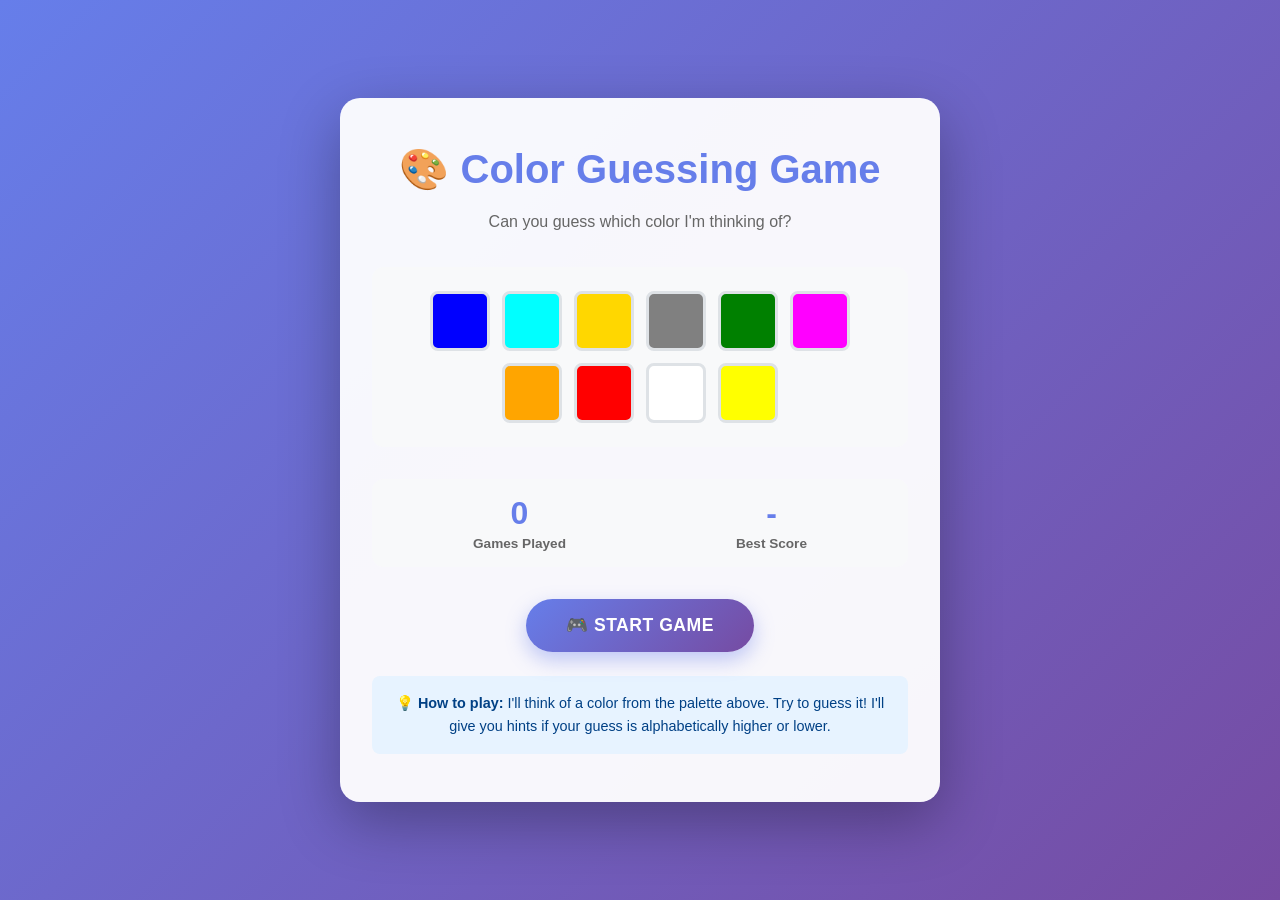
<file: pages/color-guessing-game.html>
<!DOCTYPE html>
<html lang="en">
  <head>
    <meta charset="UTF-8" />
    <meta name="viewport" content="width=device-width, initial-scale=1.0" />
    <title>Color Guessing Game</title>
    <style>
      * {
        margin: 0;
        padding: 0;
        box-sizing: border-box;
      }

      body {
        font-family: -apple-system, BlinkMacSystemFont, 'Segoe UI', Roboto, 'Helvetica Neue', sans-serif;
        background: linear-gradient(135deg, #667eea 0%, #764ba2 100%);
        min-height: 100vh;
        display: flex;
        flex-direction: column;
        align-items: center;
        justify-content: center;
        padding: 20px;
        transition: background 1s ease;
      }
      
      .container {
        text-align: center;
        background: rgba(255, 255, 255, 0.95);
        padding: 3rem 2rem;
        border-radius: 20px;
        box-shadow: 0 20px 60px rgba(0, 0, 0, 0.3);
        max-width: 600px;
        width: 100%;
      }

      h1 {
        color: #667eea;
        font-size: 2.5rem;
        margin-bottom: 1rem;
        font-weight: 800;
      }

      .subtitle {
        color: #666;
        margin-bottom: 2rem;
        font-size: 1rem;
        line-height: 1.6;
      }

      .color-palette {
        display: flex;
        flex-wrap: wrap;
        gap: 0.75rem;
        justify-content: center;
        margin-bottom: 2rem;
        padding: 1.5rem;
        background: #f8f9fa;
        border-radius: 12px;
      }

      .color-chip {
        width: 60px;
        height: 60px;
        border-radius: 8px;
        border: 3px solid #dee2e6;
        transition: transform 0.2s ease;
        cursor: default;
      }

      .color-chip:hover {
        transform: scale(1.1);
        border-color: #667eea;
      }

      .stats {
        display: flex;
        justify-content: space-around;
        margin-bottom: 2rem;
        padding: 1rem;
        background: #f8f9fa;
        border-radius: 12px;
      }

      .stat-box {
        text-align: center;
      }

      .stat-number {
        font-size: 2rem;
        font-weight: 800;
        color: #667eea;
      }

      .stat-label {
        font-size: 0.85rem;
        color: #666;
        font-weight: 600;
        margin-top: 0.25rem;
      }
      
      button {
        background: linear-gradient(135deg, #667eea 0%, #764ba2 100%);
        color: white;
        border: none;
        padding: 16px 40px;
        font-size: 1.1rem;
        font-weight: 600;
        border-radius: 50px;
        cursor: pointer;
        box-shadow: 0 8px 20px rgba(102, 126, 234, 0.4);
        transition: all 0.3s ease;
        text-transform: uppercase;
        letter-spacing: 0.5px;
      }
      
      button:hover {
        transform: translateY(-3px);
        box-shadow: 0 12px 30px rgba(102, 126, 234, 0.5);
      }
      
      button:active {
        transform: translateY(-1px);
      }

      .game-info {
        margin-top: 1.5rem;
        padding: 1rem;
        background: #e7f3ff;
        border-radius: 8px;
        color: #004085;
        font-size: 0.9rem;
        line-height: 1.6;
      }
    </style>
  </head>
  <body>
    <div class="container">
      <h1>🎨 Color Guessing Game</h1>
      <p class="subtitle">Can you guess which color I'm thinking of?</p>
      
      <div class="color-palette" id="colorPalette">
        <!-- Colors will be displayed here -->
      </div>

      <div class="stats">
        <div class="stat-box">
          <div class="stat-number" id="gamesPlayed">0</div>
          <div class="stat-label">Games Played</div>
        </div>
        <div class="stat-box">
          <div class="stat-number" id="bestScore">-</div>
          <div class="stat-label">Best Score</div>
        </div>
      </div>

      <button type="button" onclick="runGame()">🎮 Start Game</button>

      <div class="game-info">
        💡 <strong>How to play:</strong> I'll think of a color from the palette above. Try to guess it! I'll give you hints if your guess is alphabetically higher or lower.
      </div>
    </div>

    <script>
      const COLORS_ARRAY = ["blue", "cyan", "gold", "gray", "green", "magenta", "orange", "red", "white", "yellow"]; 
      let gamesPlayed = 0;
      let bestScore = Infinity;

      // Display color palette
      function displayColors() {
        const palette = document.getElementById('colorPalette');
        palette.innerHTML = '';
        COLORS_ARRAY.forEach(color => {
          const chip = document.createElement('div');
          chip.className = 'color-chip';
          chip.style.backgroundColor = color;
          chip.title = color.charAt(0).toUpperCase() + color.slice(1);
          palette.appendChild(chip);
        });
      }

      function updateStats() {
        document.getElementById('gamesPlayed').textContent = gamesPlayed;
        document.getElementById('bestScore').textContent = bestScore === Infinity ? '-' : bestScore;
      }

      function runGame() { 
        let guess = "";
        let correct = false;
        let numTries = 0;

        // Randomly select a target color from the array
        const targetIndex = Math.floor(Math.random() * COLORS_ARRAY.length);
        const target = COLORS_ARRAY[targetIndex];
        console.log("Target is:", target);

        do {
          guess = prompt("I am thinking of one of these colors:\n\n" + COLORS_ARRAY.join(", ") + "\n\nWhat color am I thinking of?");
           
          // Exit the function if the user cancels the prompt
          if (guess === null) {
            alert("Game cancelled. Goodbye!");
            return;   
          }
            
          guess = guess.toLowerCase().trim();
          numTries++;

          // check the guess
          correct = checkGuess(guess, target);
        } while (!correct);
            
        alert("🎉 Congratulations! You correctly guessed the color " + target + "! It took you " + numTries + " tries.");
        document.body.style.background = target;

        // Update stats
        gamesPlayed++;
        if (numTries < bestScore) {
          bestScore = numTries;
        }
        updateStats();

        // Reset background after 3 seconds
        setTimeout(() => {
          document.body.style.background = 'linear-gradient(135deg, #667eea 0%, #764ba2 100%)';
        }, 3000);
      }

      function checkGuess(guess, target) { 
        let correct = false; 
    
        if (!COLORS_ARRAY.includes(guess)) {
          alert("❌ Sorry, that color is not in the list. Please try again.");
        } else if (guess > target) {
          alert("📉 Your guess is alphabetically higher than the answer. Try again!");
        } else if (guess < target) {
          alert("📈 Your guess is alphabetically lower than the answer. Try again!");
        } else {
          correct = true;
        }
         
        return correct;
      }

      // Initialize
      displayColors();
      updateStats();
    </script>
  </body>
</html>
</file>
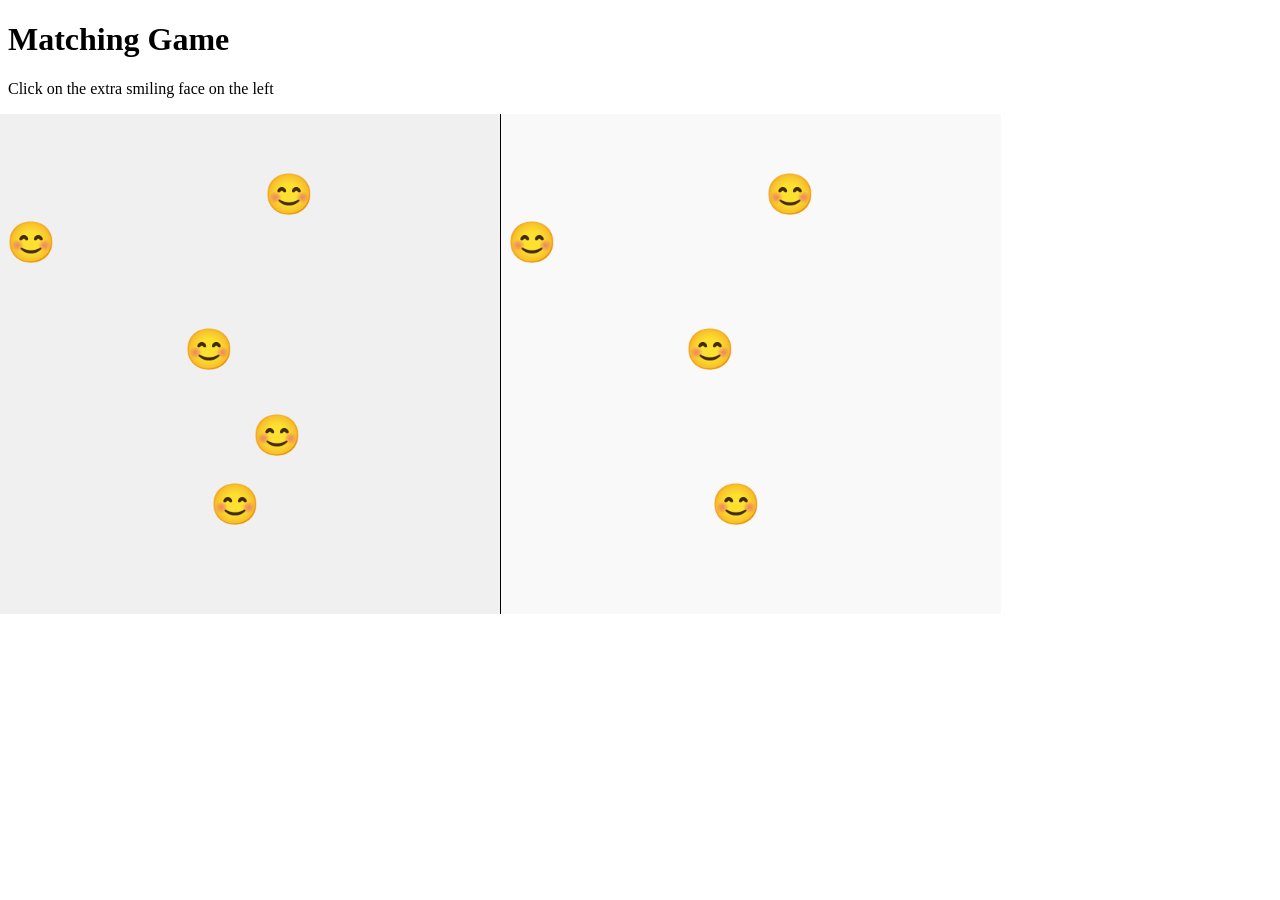
<file: pages/matching-game.html>
<!DOCTYPE html>
<html lang="en">
  <head>
    <meta charset="UTF-8" />
    <meta name="viewport" content="width=device-width, initial-scale=1.0" />
    <title>Matching Game</title>
    <style>
      #leftSide,
      #rightSide {
        position: absolute;
        width: 500px;
        height: 500px;
      }
      #leftSide {
        left: 0;
        background: #f0f0f0;
      }
      #rightSide {
        left: 500px;
        border-left: 1px solid black;
        background: #f9f9f9;
      }
      .face {
        position: absolute;
        width: 48px;
        height: 48px;
        font-size: 40px;
        line-height: 48px;
        text-align: center;
        cursor: pointer;
        user-select: none;
      }
    </style>
  </head>
  <body>
    <h1>Matching Game</h1>
    <p>Click on the extra smiling face on the left</p>
    <div id="leftSide"></div>
    <div id="rightSide"></div>

    <script>
      let numberOfFaces = 5;
      let gameActive = true;
      const leftSide = document.getElementById("leftSide");
      const rightSide = document.getElementById("rightSide");

      function clearFaces() {
        while (leftSide.firstChild) {
          leftSide.removeChild(leftSide.firstChild);
        }
        while (rightSide.firstChild) {
          rightSide.removeChild(rightSide.firstChild);
        }
      }

      function gameOver() {
        if (!gameActive) return;
        gameActive = false;
        alert("Game Over!");
        document.body.removeEventListener("click", gameOver);
      }

      function generateFaces() {
        clearFaces();

        for (let i = 0; i < numberOfFaces; i++) {
          const face = document.createElement("div");
          face.classList.add("face");
          face.textContent = "😊";
          face.style.top = Math.floor(Math.random() * 400) + "px";
          face.style.left = Math.floor(Math.random() * 400) + "px";
          leftSide.appendChild(face);
        }

        const leftClone = leftSide.cloneNode(true);
        leftClone.removeChild(leftClone.lastChild);
        while (leftClone.firstChild) {
          rightSide.appendChild(leftClone.firstChild);
        }

        const extraFace = leftSide.lastChild;
        extraFace.addEventListener("click", function (event) {
          if (!gameActive) return;
          event.stopPropagation();
          numberOfFaces += 5;
          generateFaces();
        });
      }

      document.body.addEventListener("click", gameOver);

      generateFaces();
    </script>
  </body>
</html>
</file>
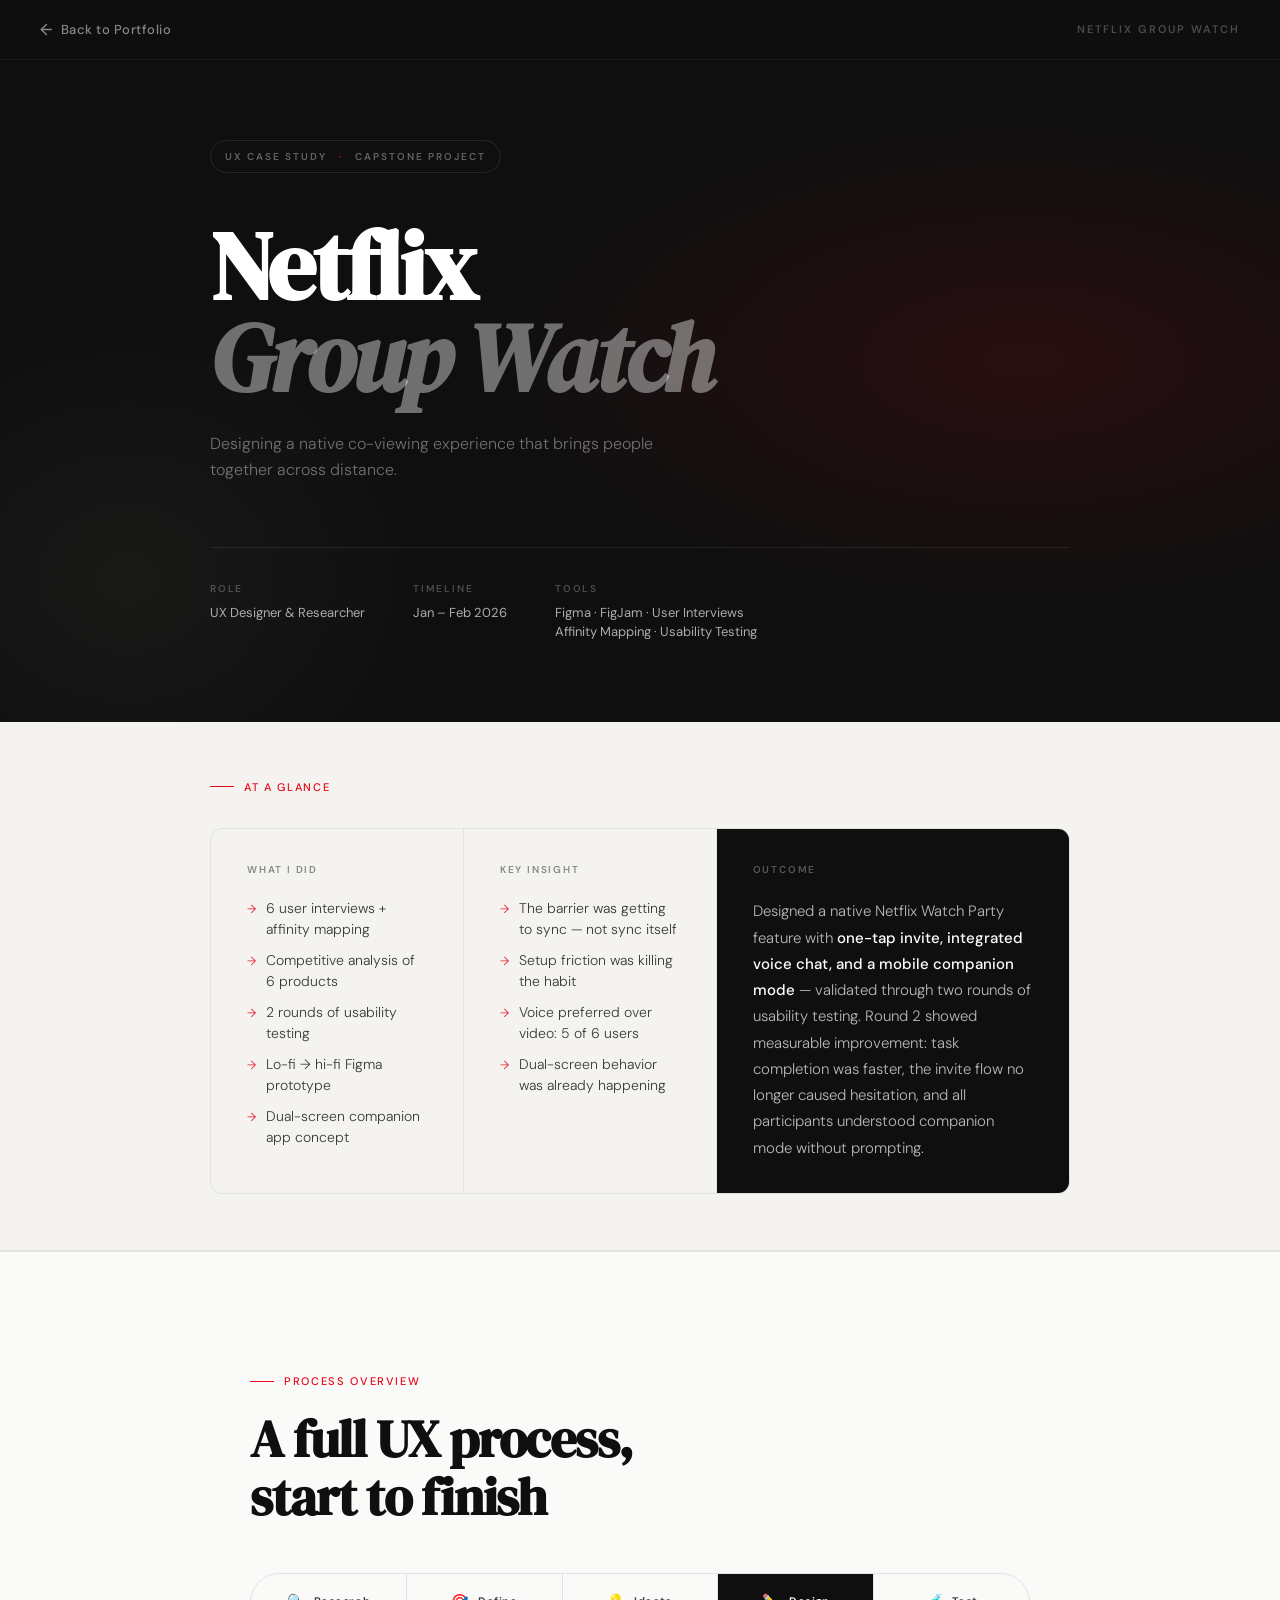
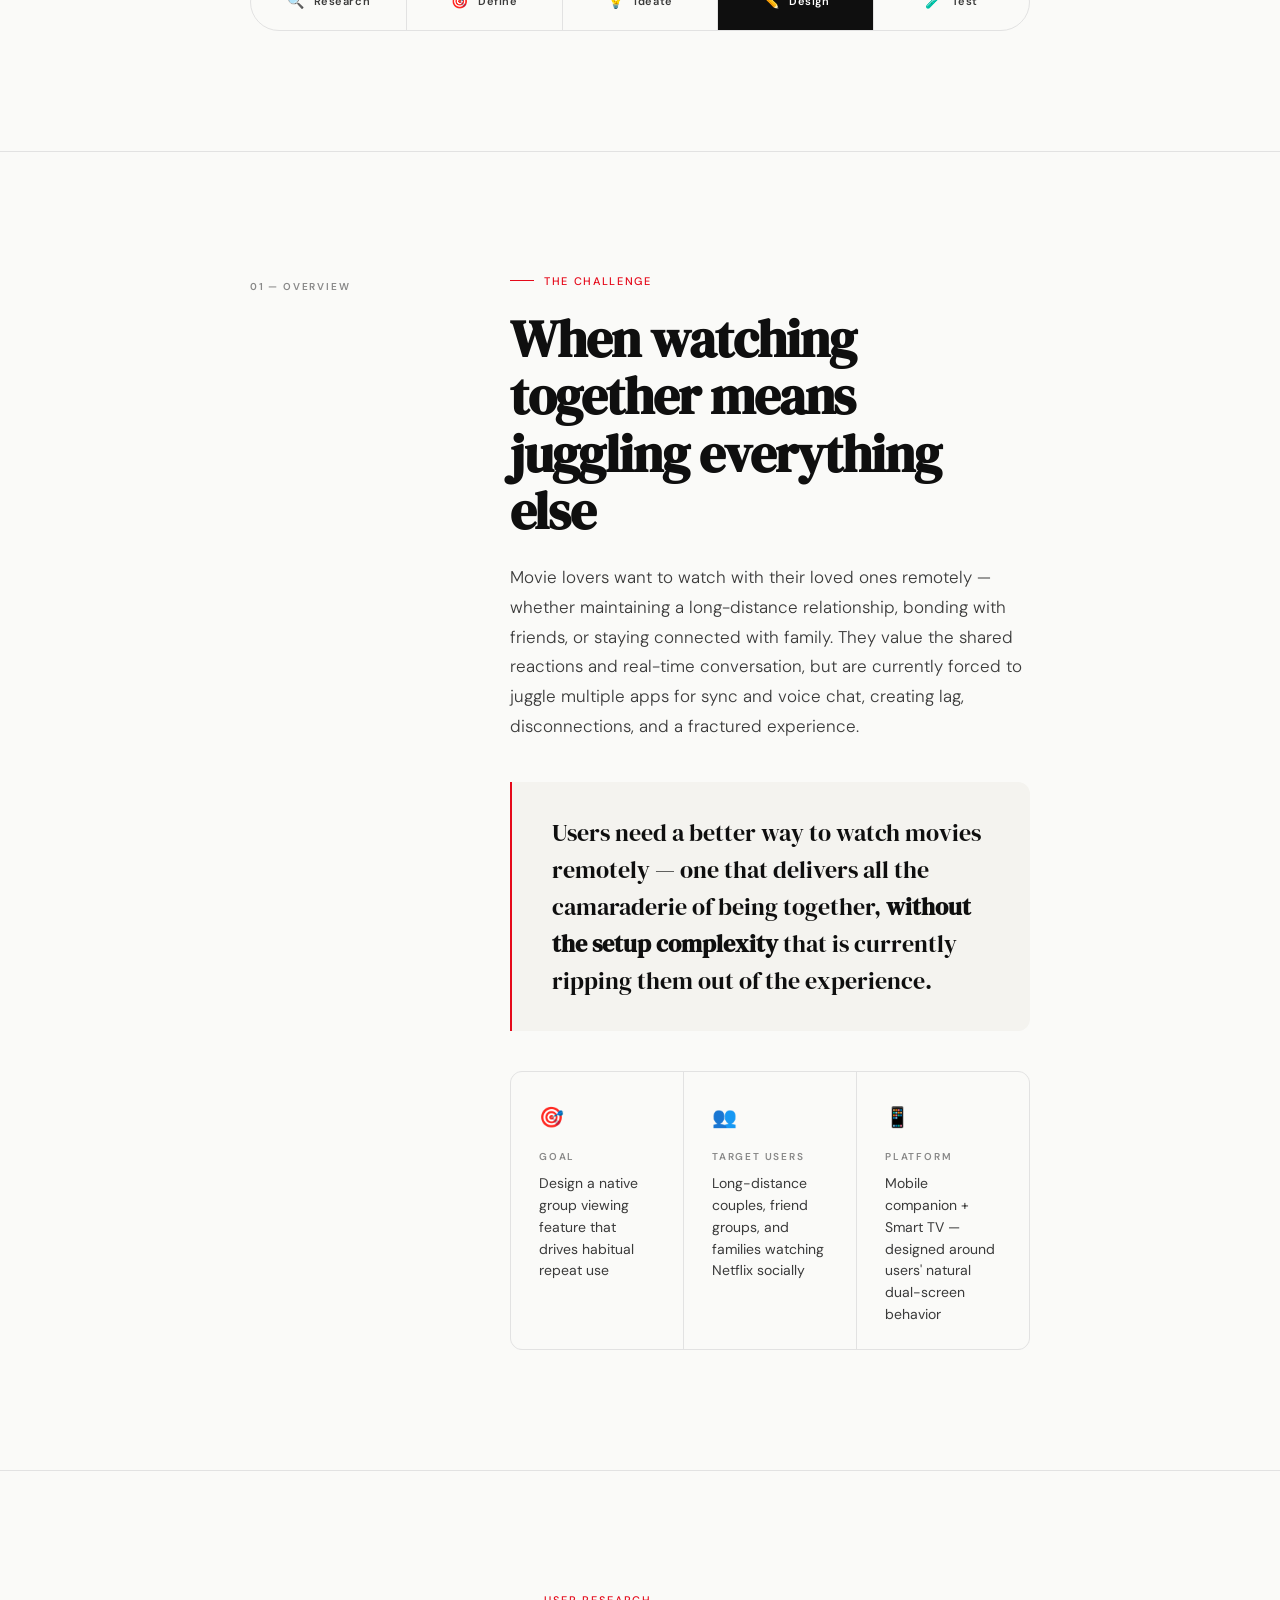
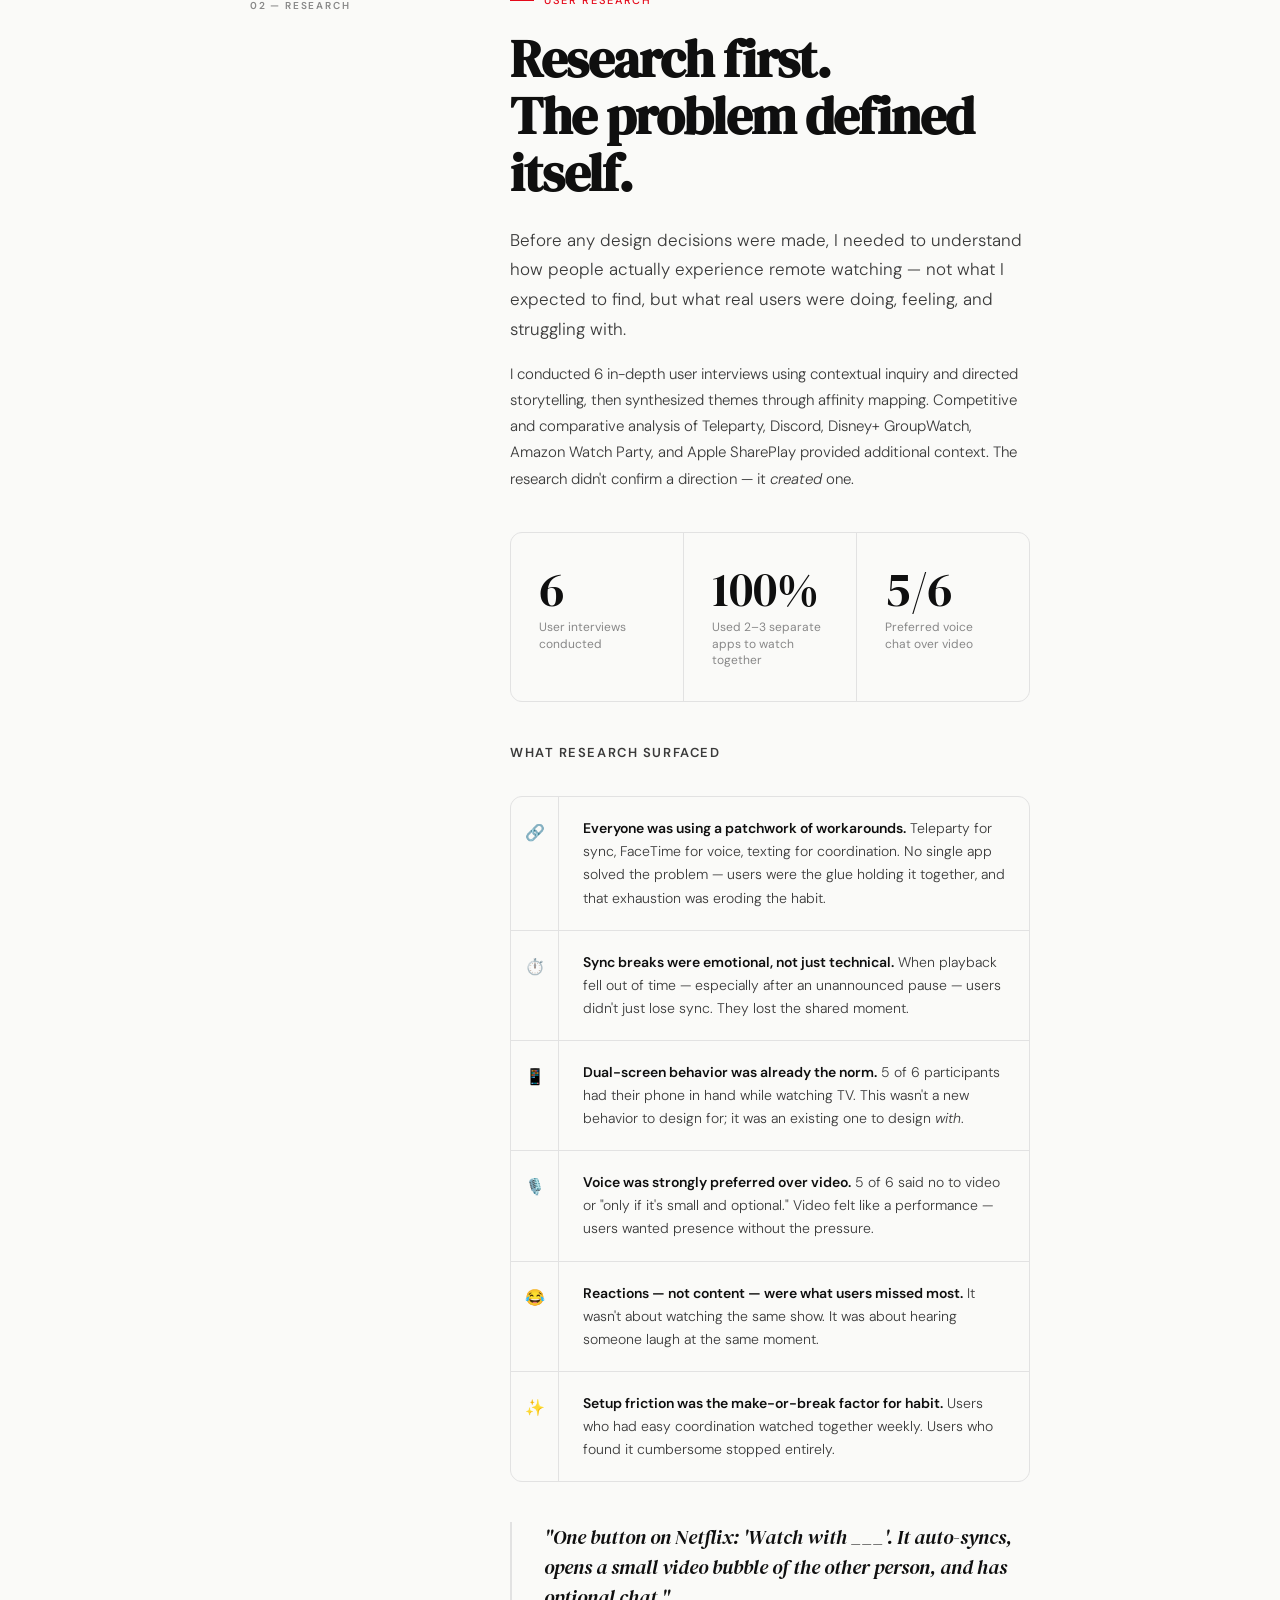
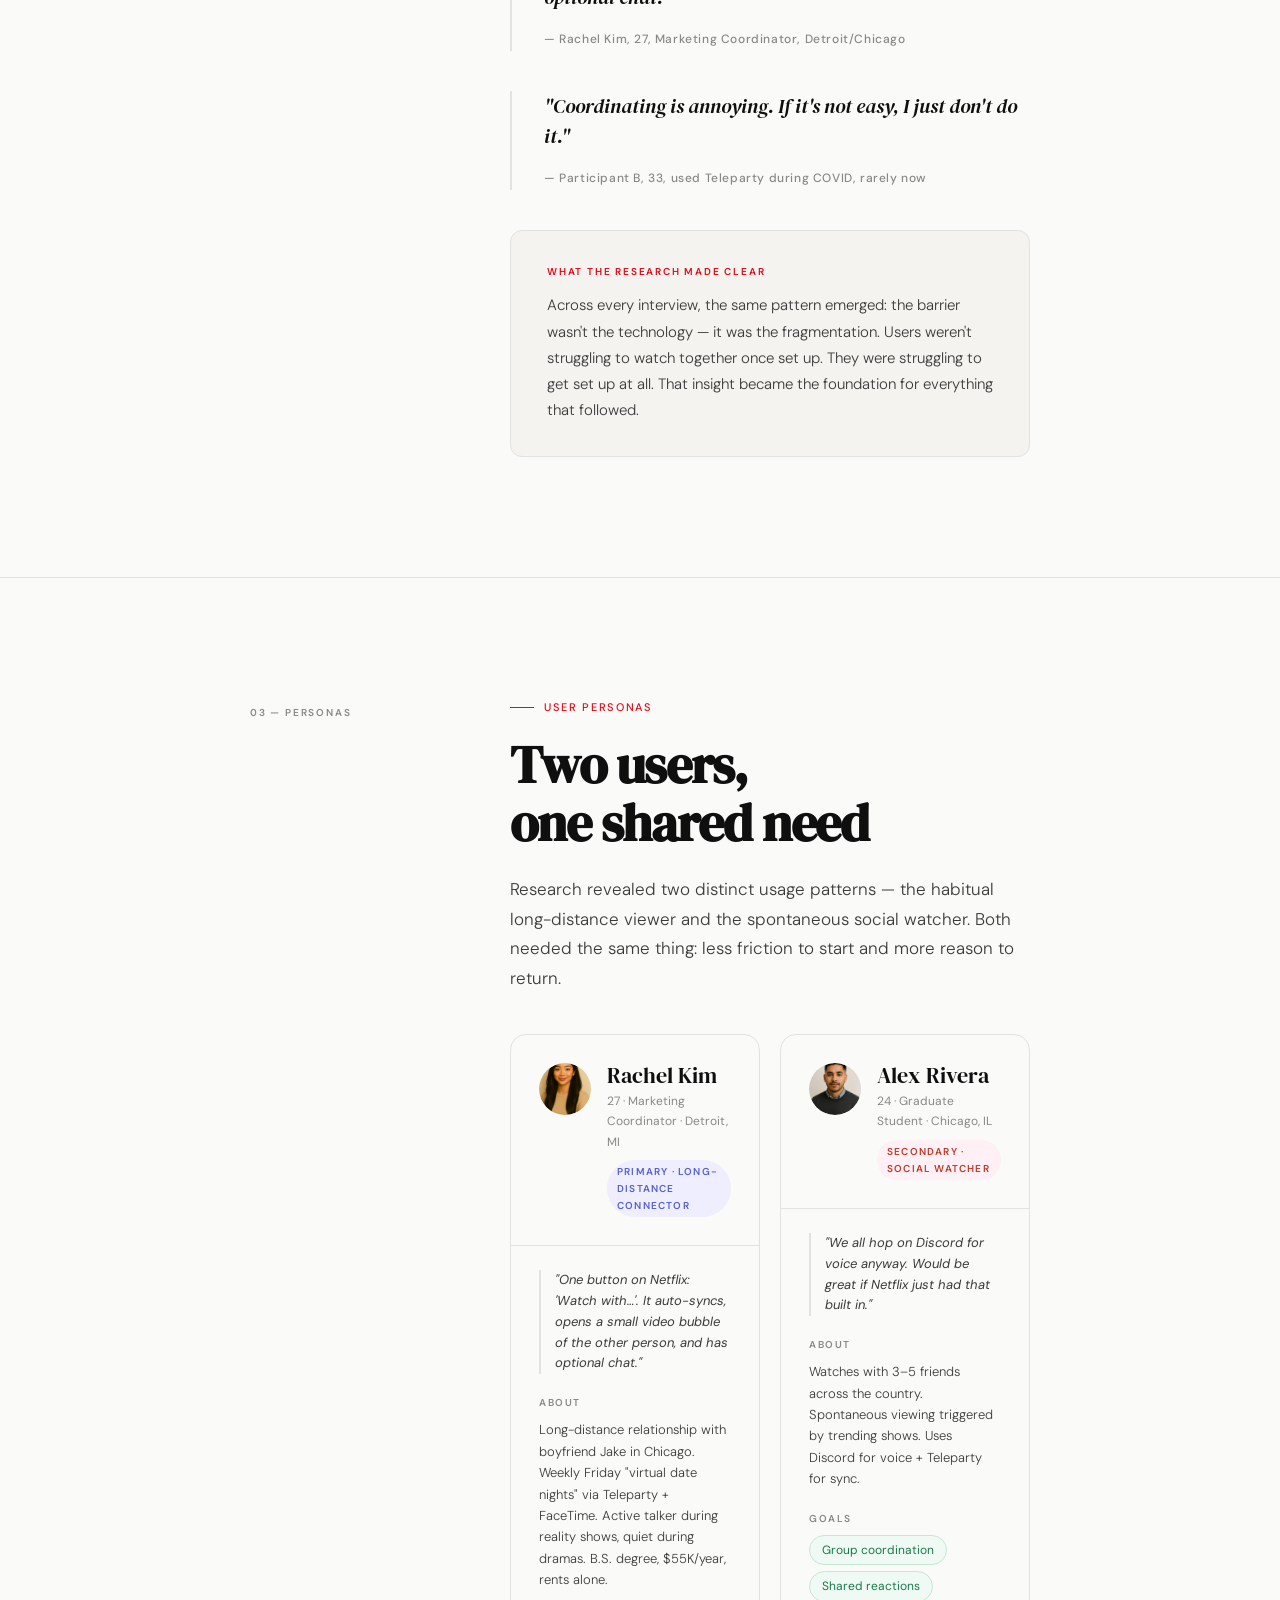
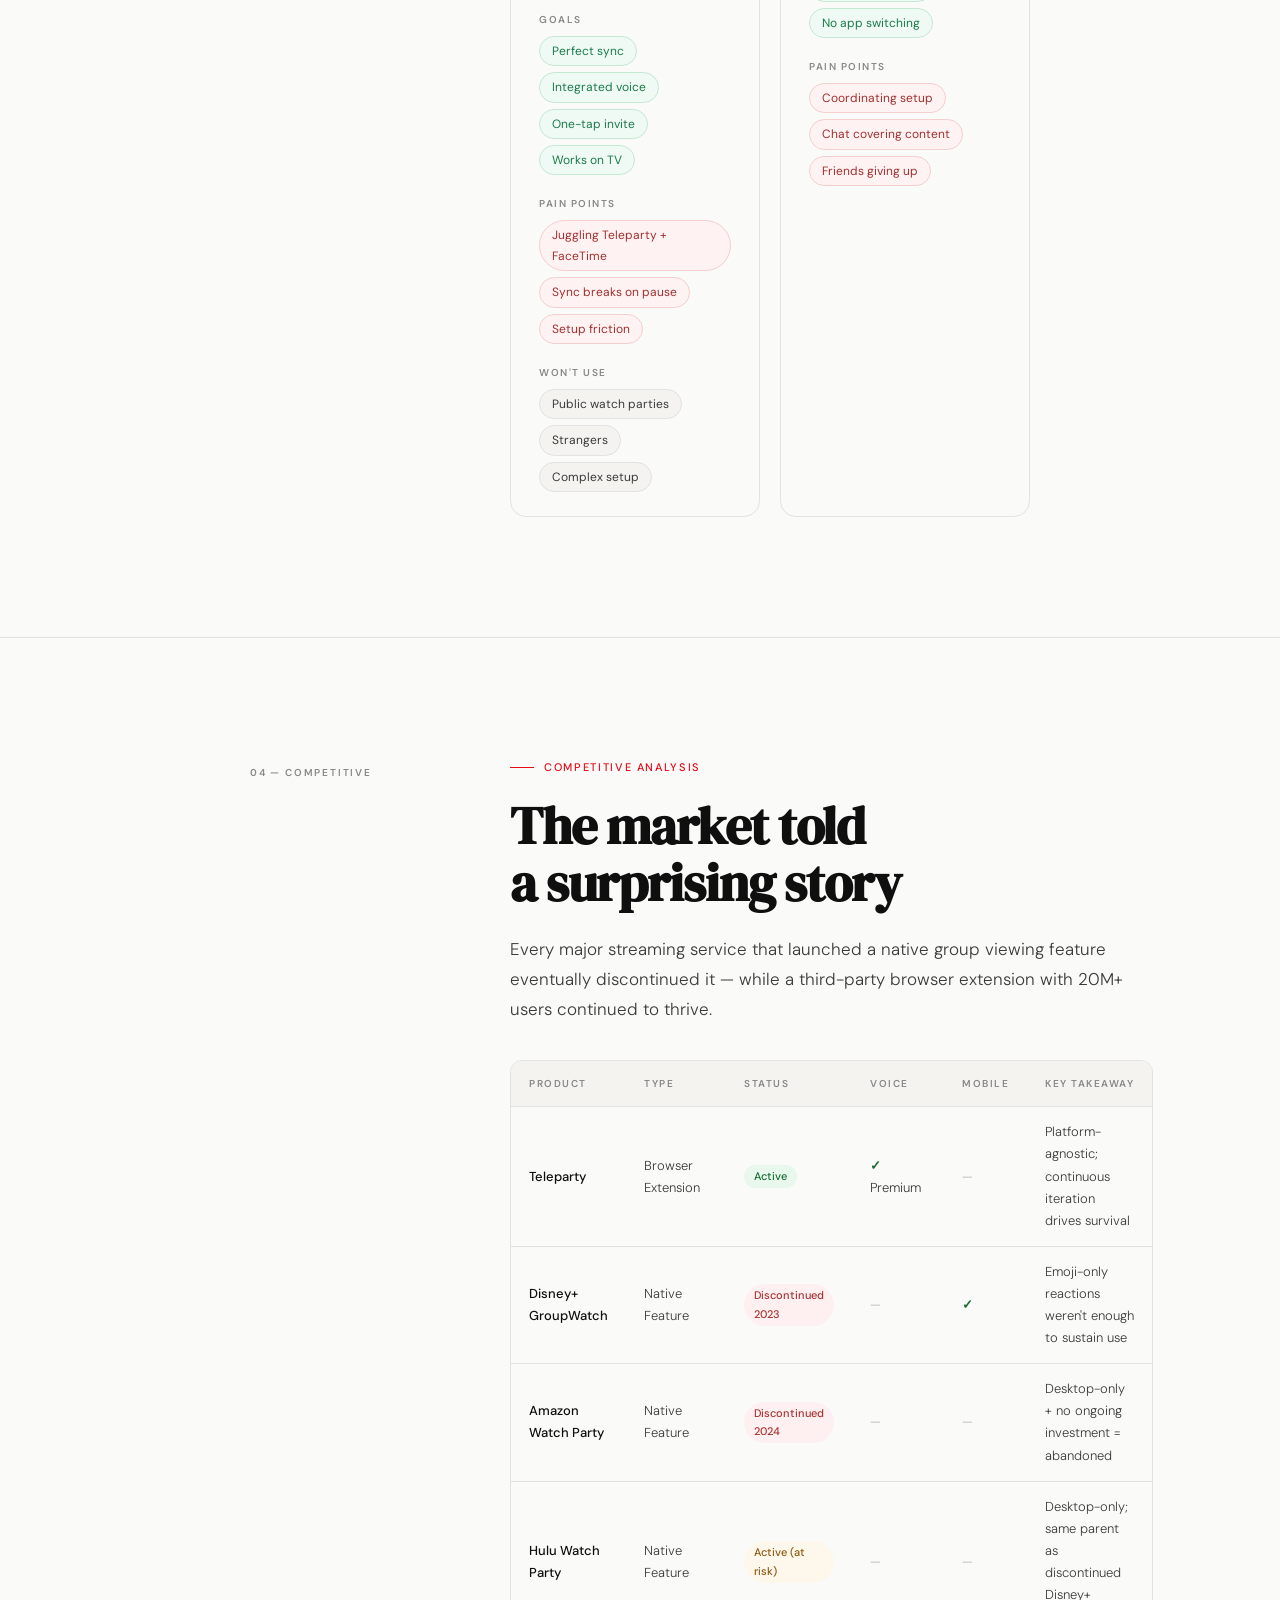
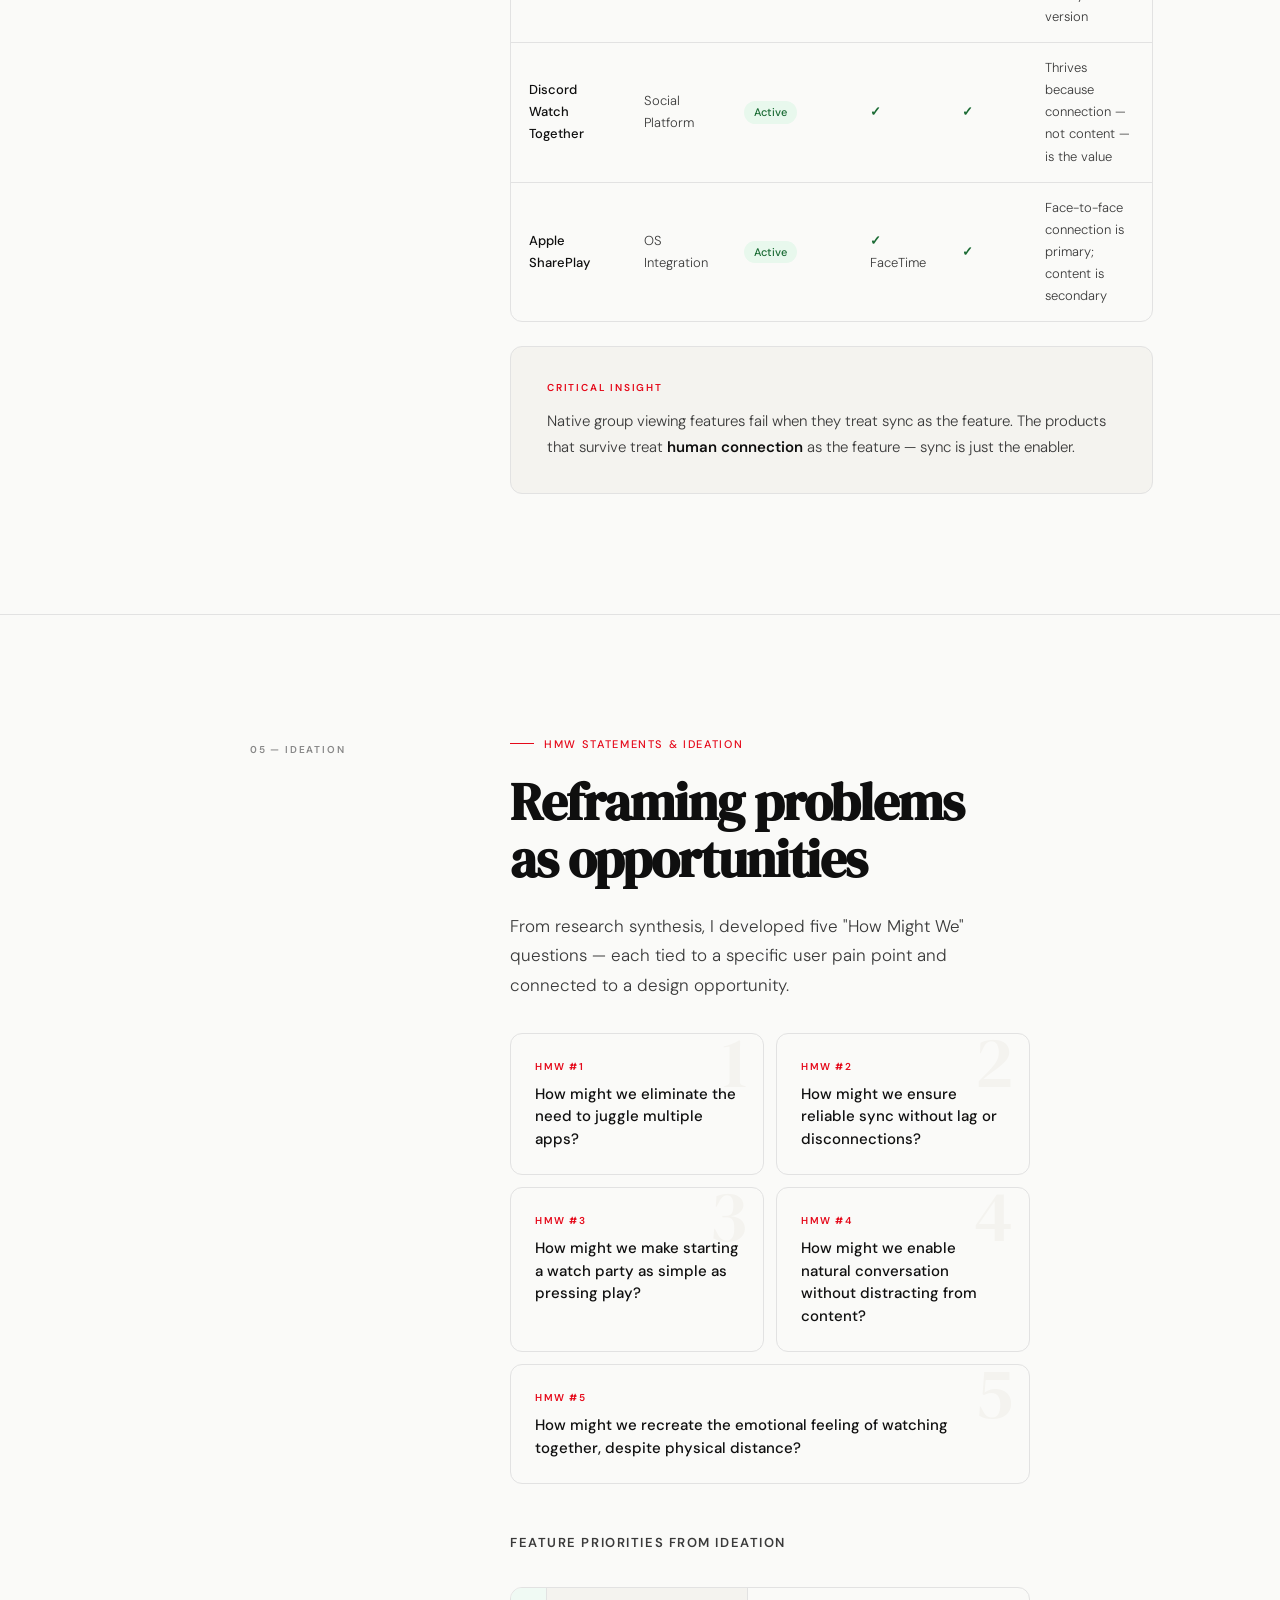
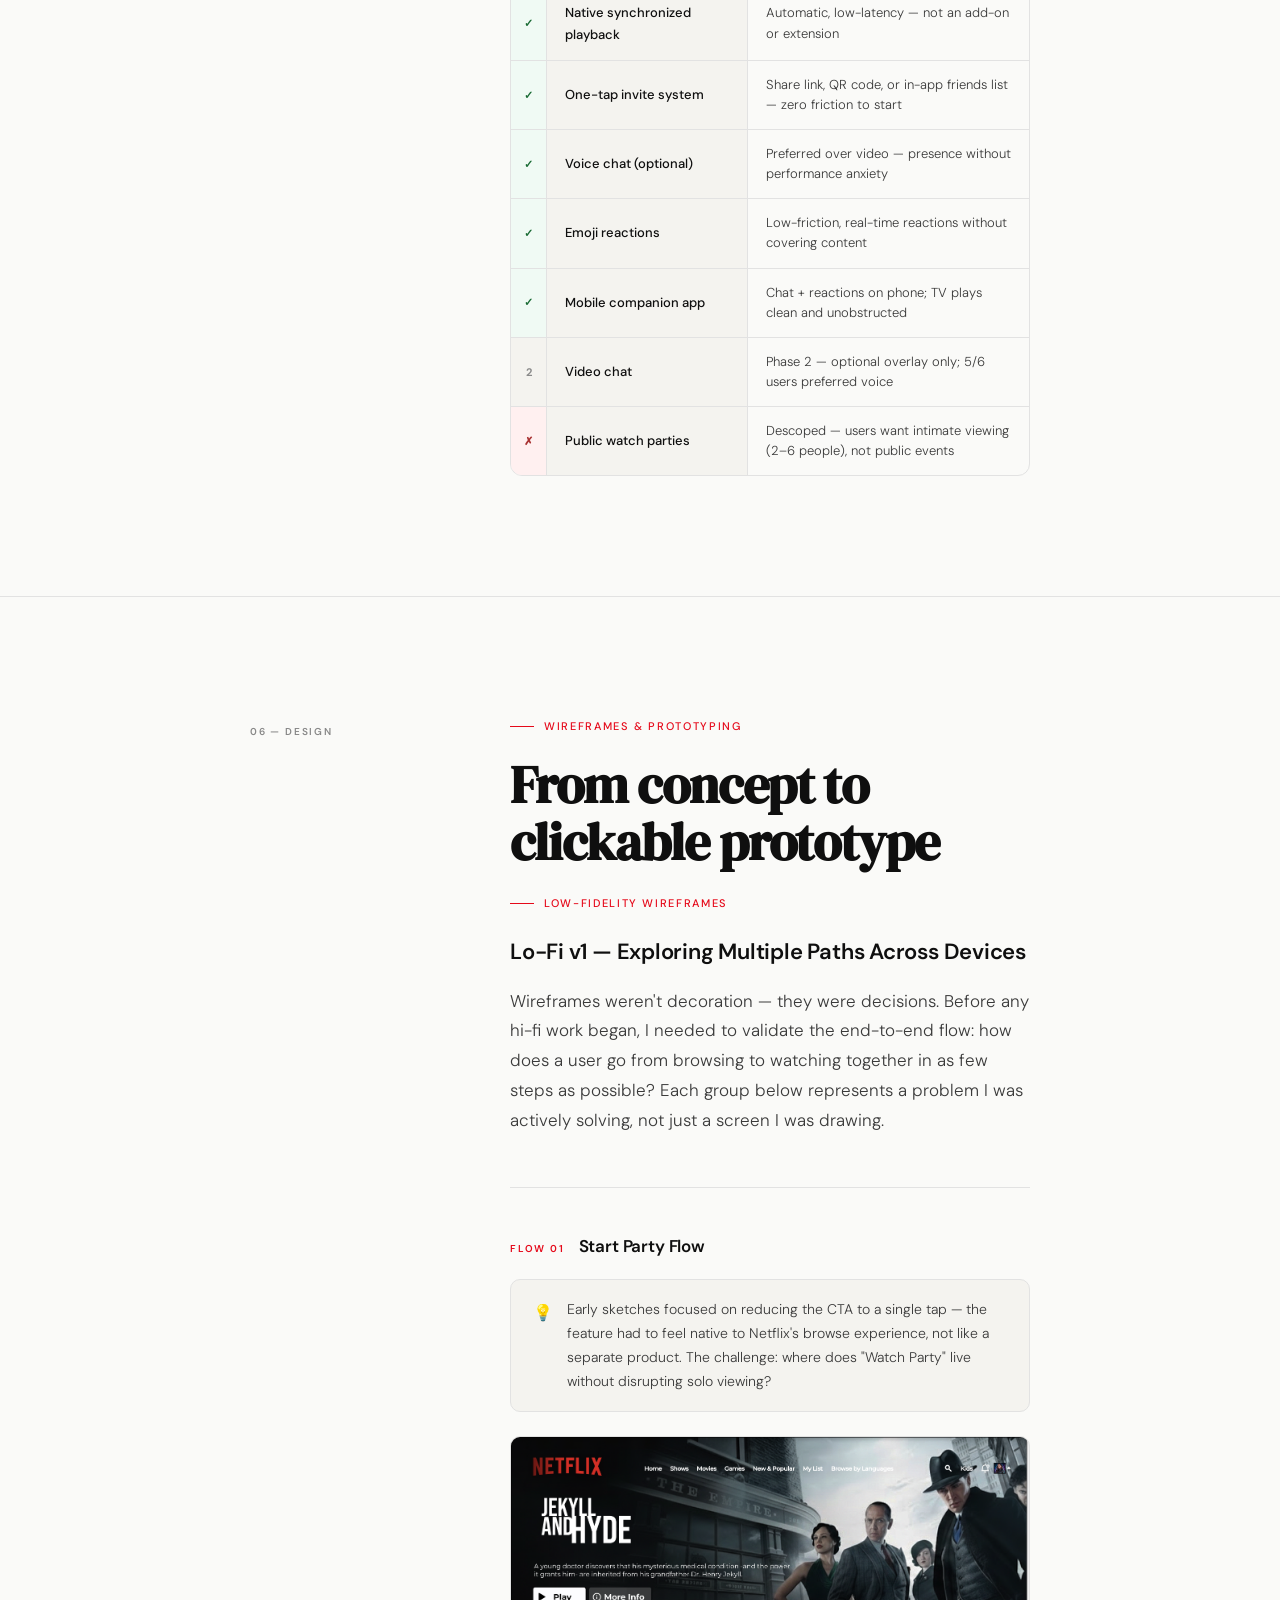
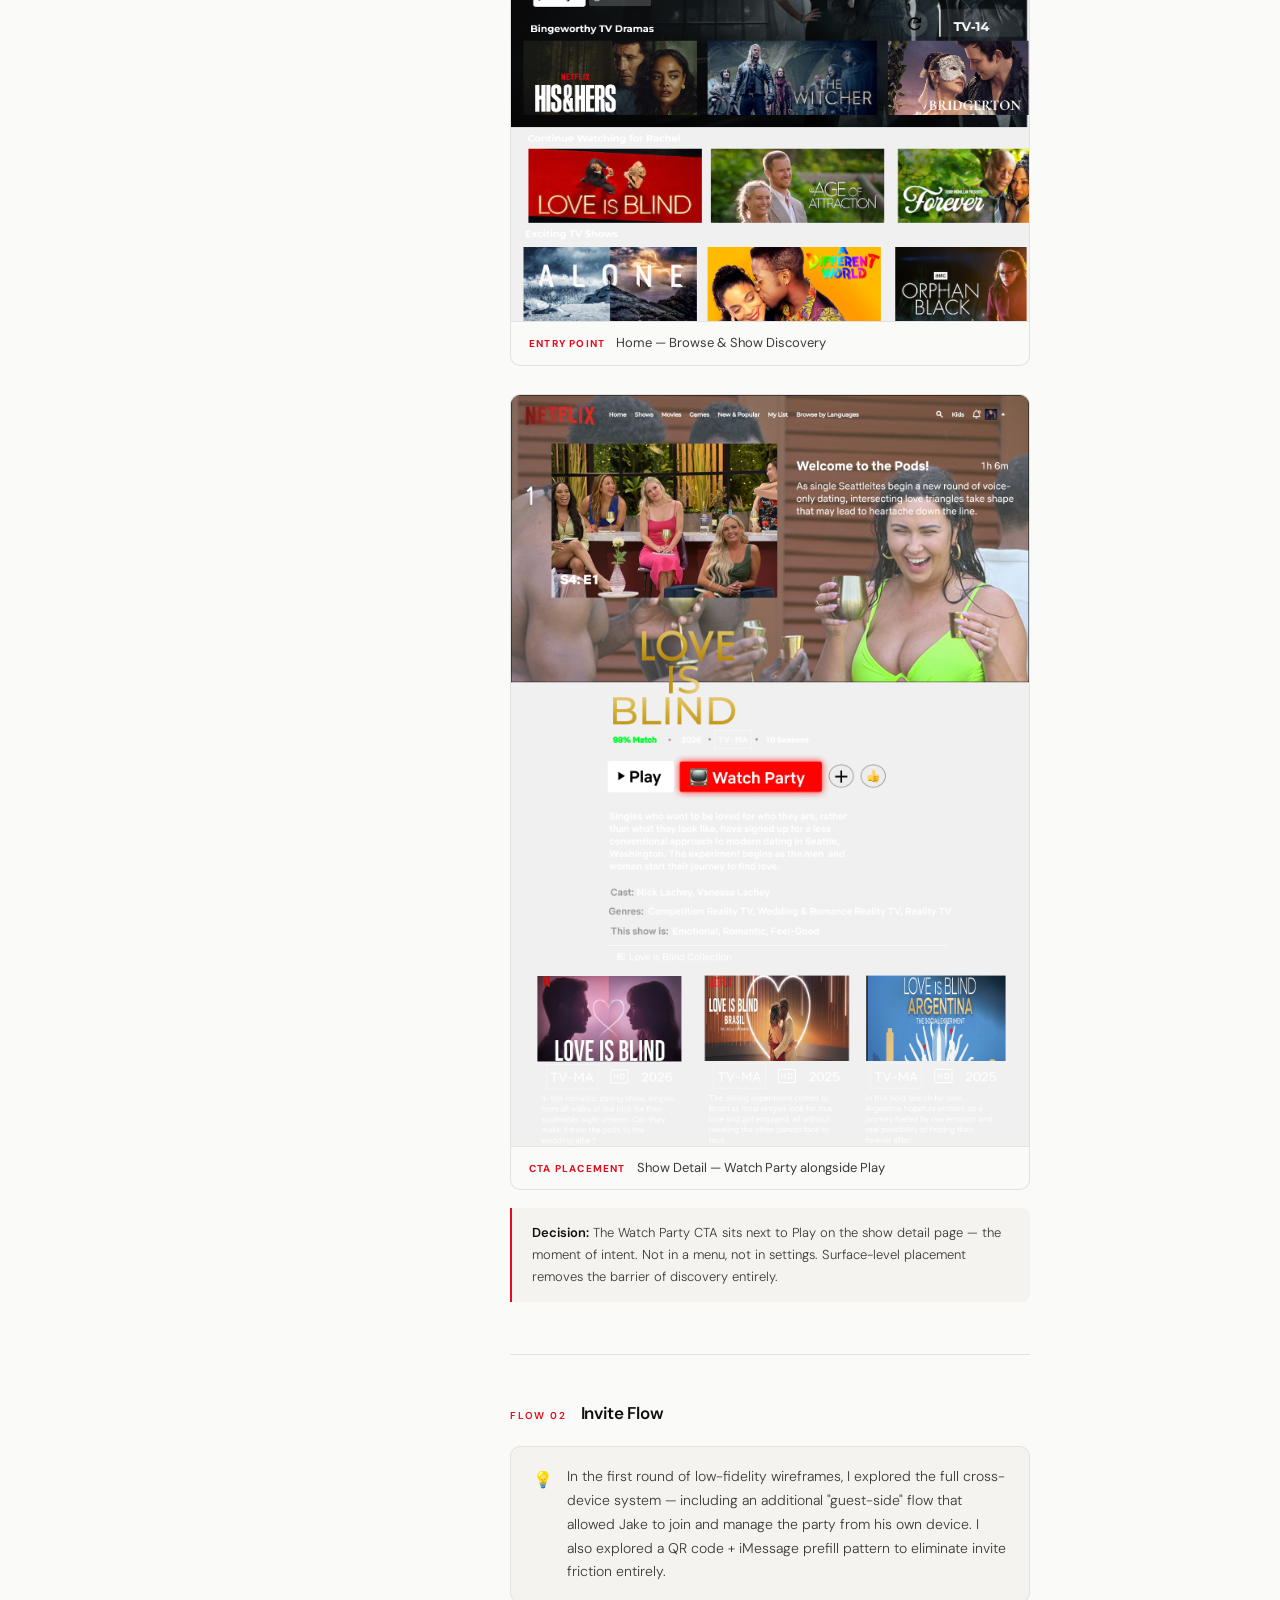
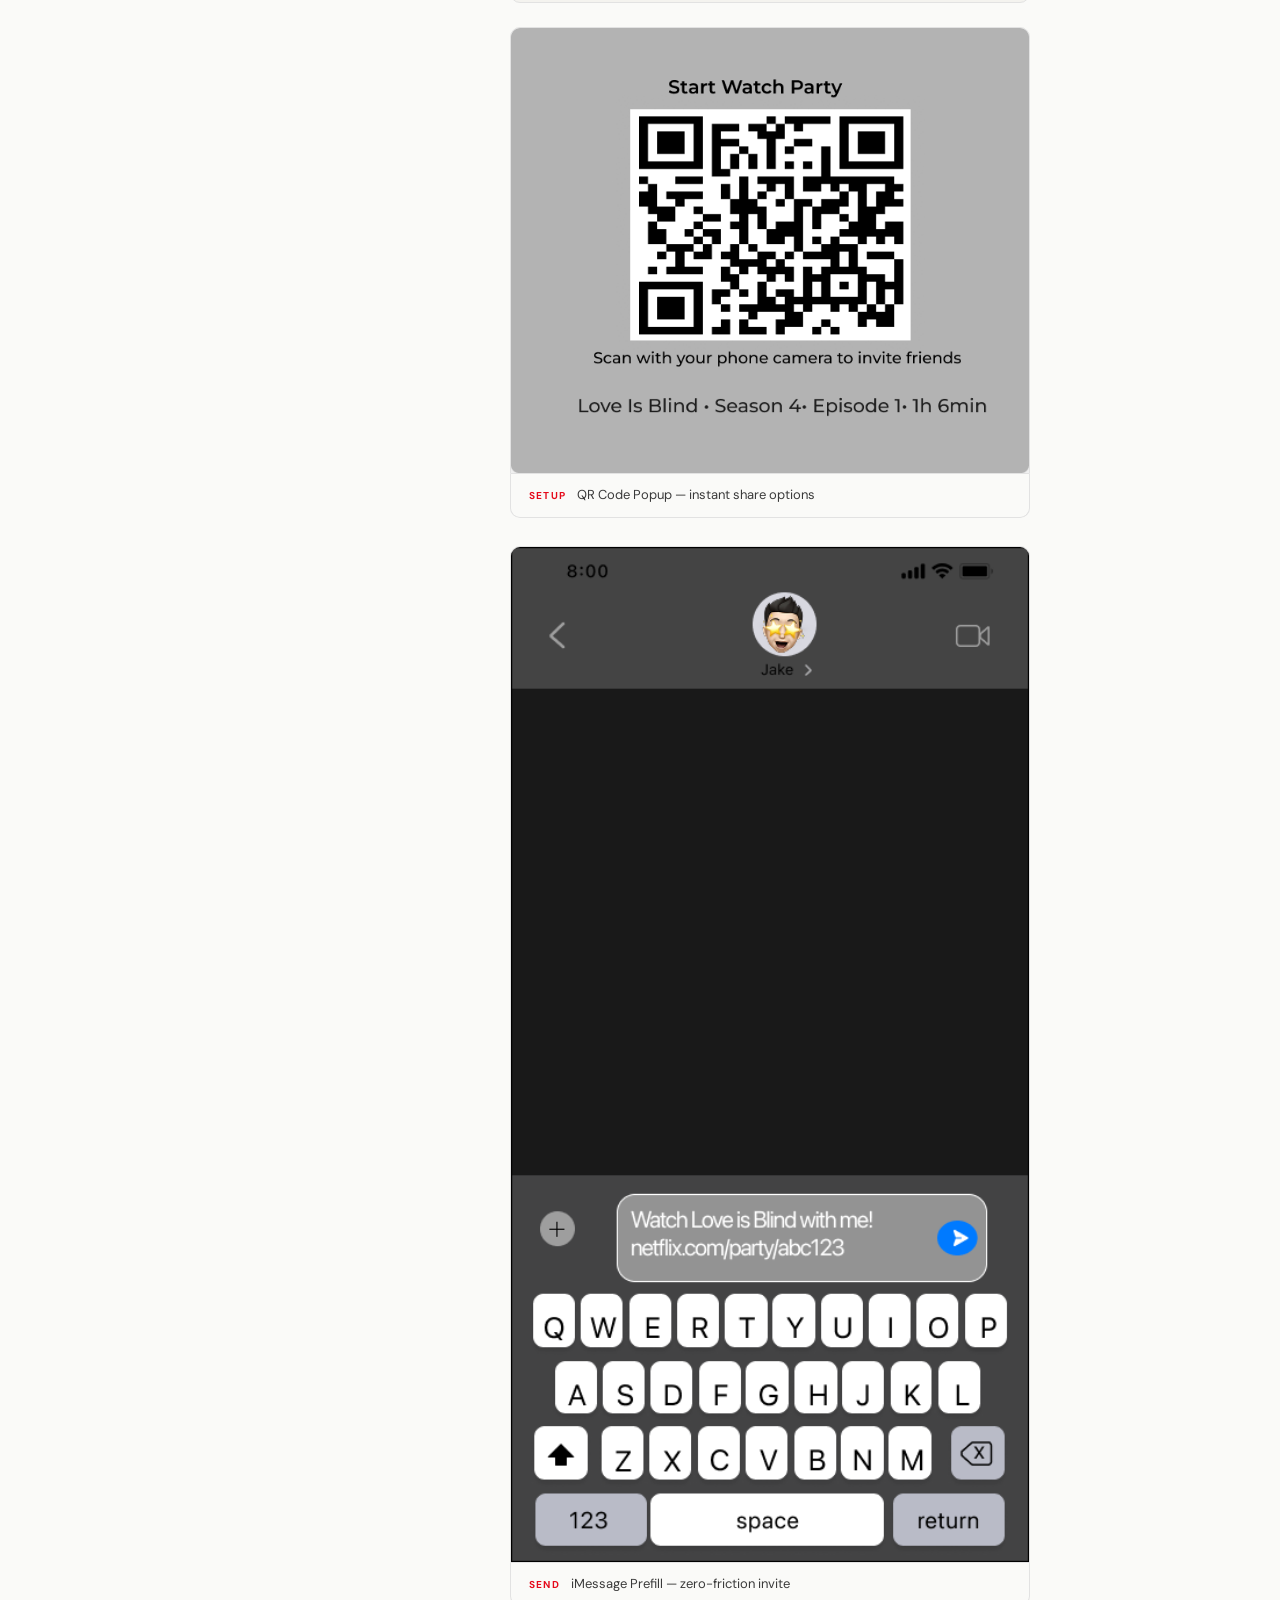
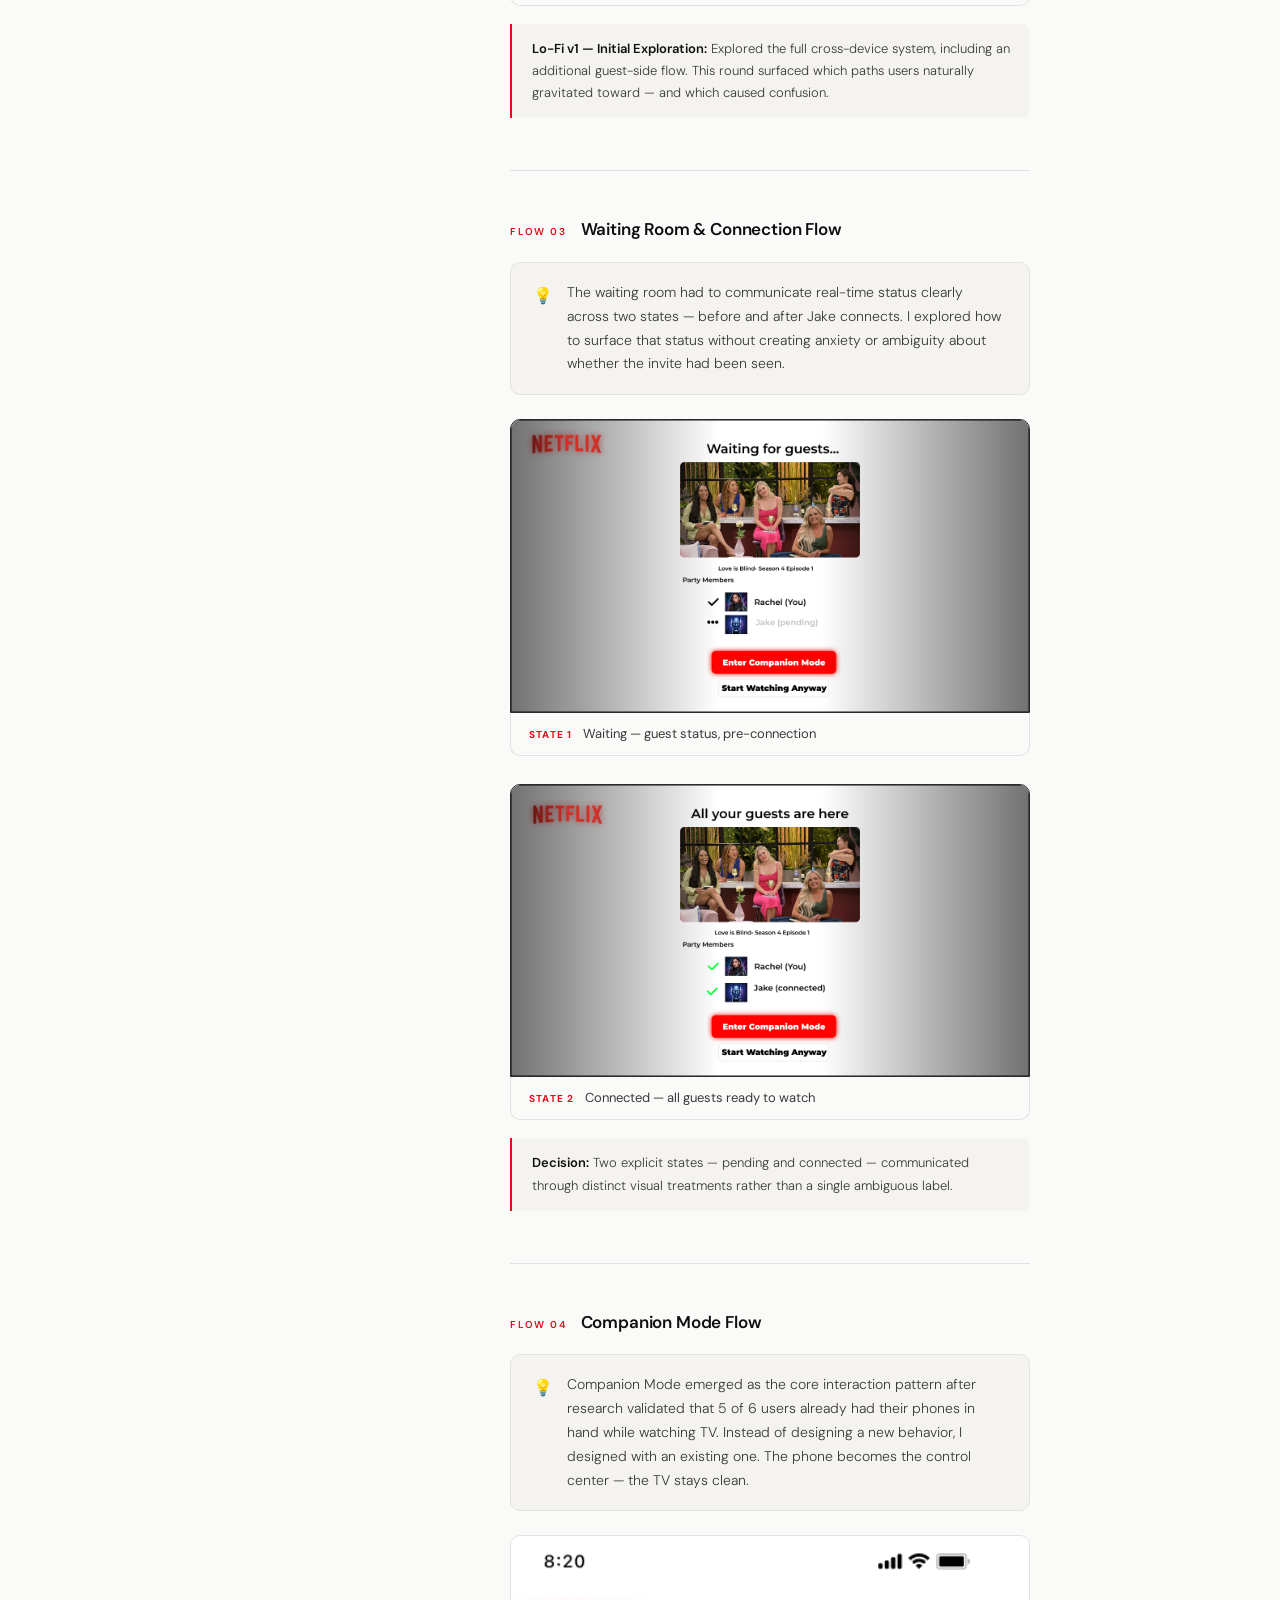
<file: pages/netflix-group-watch-case-study.html>
<!DOCTYPE html>
<html lang="en">
<head>
<meta charset="UTF-8"/>
<meta name="viewport" content="width=device-width,initial-scale=1.0"/>
<title>Netflix Group Watch — UX Case Study</title>
<link rel="preconnect" href="https://fonts.googleapis.com">
<link rel="preconnect" href="https://fonts.gstatic.com" crossorigin>
<link href="https://fonts.googleapis.com/css2?family=DM+Serif+Display:ital@0;1&family=DM+Sans:ital,opsz,wght@0,9..40,300;0,9..40,400;0,9..40,500;0,9..40,600;1,9..40,300&display=swap" rel="stylesheet">
<link rel="stylesheet" href="../css/netflix-case-study.css">

<style>
.case-nav {
  position: fixed;
  top: 0;
  left: 0;
  right: 0;
  z-index: 100;
  display: flex;
  align-items: center;
  justify-content: space-between;
  padding: 16px 40px;
  background: rgba(15,15,15,.92);
  backdrop-filter: blur(12px);
  -webkit-backdrop-filter: blur(12px);
  border-bottom: 1px solid rgba(255,255,255,.06);
}
.back-link {
  display: flex;
  align-items: center;
  gap: 8px;
  font-size: 13px;
  font-weight: 500;
  color: rgba(255,255,255,.5);
  text-decoration: none;
  letter-spacing: .04em;
  transition: color .2s;
}
.back-link:hover { color: #fff; }
.back-arrow {
  font-size: 16px;
  transition: transform .2s;
}
.back-link:hover .back-arrow { transform: translateX(-3px); }
.case-nav-title {
  font-size: 11px;
  font-weight: 600;
  letter-spacing: .18em;
  text-transform: uppercase;
  color: rgba(255,255,255,.25);
}
.footer-back {
  font-size: 12px;
  color: var(--ink-3);
  text-decoration: none;
  transition: color .2s;
}
.footer-back:hover { color: var(--ink); }
/* Push hero down so nav doesn't overlap it */
.hero { padding-top: 140px; }
@media (max-width: 680px) {
  .case-nav { padding: 14px 20px; }
  .case-nav-title { display: none; }
  .hero { padding-top: 120px; }
}
</style>
</head>
<body>

<!-- BACK NAV -->
<nav class="case-nav">
  <a href="../index.html" class="back-link">
    <span class="back-arrow">←</span>
    <span>Back to Portfolio</span>
  </a>
  <span class="case-nav-title">Netflix Group Watch</span>
</nav>

<!-- HERO -->
<header class="hero">
  <div class="hero-inner">
    <div class="hero-tag">UX Case Study <span>&nbsp;·&nbsp;</span> Capstone Project</div>
    <h1>Netflix<br><em>Group Watch</em></h1>
    <p class="hero-sub">Designing a native co-viewing experience that brings people together across distance.</p>
    <div class="hero-meta">
      <div class="hero-meta-item">
        <div class="lbl">Role</div>
        <div class="val">UX Designer &amp; Researcher</div>
      </div>
      <div class="hero-meta-item">
        <div class="lbl">Timeline</div>
        <div class="val">Jan – Feb 2026</div>
      </div>
      <div class="hero-meta-item">
        <div class="lbl">Tools</div>
        <div class="val">Figma &middot; FigJam &middot; User Interviews<br>Affinity Mapping &middot; Usability Testing</div>
      </div>
    </div>
  </div>
</header>

<!-- AT A GLANCE -->
<div class="glance">
  <div class="glance-inner">
    <div class="eyebrow">At a Glance</div>
    <div class="glance-grid">
      <div class="glance-col">
        <h4>What I Did</h4>
        <ul>
          <li>6 user interviews + affinity mapping</li>
          <li>Competitive analysis of 6 products</li>
          <li>2 rounds of usability testing</li>
          <li>Lo-fi → hi-fi Figma prototype</li>
          <li>Dual-screen companion app concept</li>
        </ul>
      </div>
      <div class="glance-col">
        <h4>Key Insight</h4>
        <ul>
          <li>The barrier was getting to sync — not sync itself</li>
          <li>Setup friction was killing the habit</li>
          <li>Voice preferred over video: 5 of 6 users</li>
          <li>Dual-screen behavior was already happening</li>
        </ul>
      </div>
      <div class="glance-col glance-outcome">
        <h4>Outcome</h4>
        <p>Designed a native Netflix Watch Party feature with <strong>one-tap invite, integrated voice chat, and a mobile companion mode</strong> — validated through two rounds of usability testing. Round 2 showed measurable improvement: task completion was faster, the invite flow no longer caused hesitation, and all participants understood companion mode without prompting.</p>
      </div>
    </div>
  </div>
</div>

<!-- 0: PROCESS -->
<div class="section" id="process">
  <div class="wrap">
    <div class="eyebrow">Process Overview</div>
    <h2 class="display">A full UX process,<br>start to finish</h2>
    <div class="process-strip">
      <a href="#research" class="process-step"><span class="step-icon">🔍</span><span class="step-name">Research</span></a>
      <a href="#personas" class="process-step"><span class="step-icon">🎯</span><span class="step-name">Define</span></a>
      <a href="#ideation" class="process-step"><span class="step-icon">💡</span><span class="step-name">Ideate</span></a>
      <a href="#design" class="process-step active"><span class="step-icon">✏️</span><span class="step-name">Design</span></a>
      <a href="#testing" class="process-step"><span class="step-icon">🧪</span><span class="step-name">Test</span></a>
    </div>
  </div>
</div>

<!-- 1: OVERVIEW -->
<div class="section" id="overview">
  <div class="wrap">
    <div class="two-col">
      <div class="sidebar-label">
        <div class="label">01 — Overview</div>
      </div>
      <div>
        <div class="eyebrow">The Challenge</div>
        <h2 class="display">When watching together means juggling everything else</h2>
        <p class="body-lg">Movie lovers want to watch with their loved ones remotely — whether maintaining a long-distance relationship, bonding with friends, or staying connected with family. They value the shared reactions and real-time conversation, but are currently forced to juggle multiple apps for sync and voice chat, creating lag, disconnections, and a fractured experience.</p>

        <div class="problem-box" style="margin-top:40px;">
          <p>Users need a better way to watch movies remotely — one that delivers all the camaraderie of being together, <strong>without the setup complexity</strong> that is currently ripping them out of the experience.</p>
        </div>

        <div class="overview-cards">
          <div class="ov-card">
            <span class="icon">🎯</span>
            <h4>Goal</h4>
            <p>Design a native group viewing feature that drives habitual repeat use</p>
          </div>
          <div class="ov-card">
            <span class="icon">👥</span>
            <h4>Target Users</h4>
            <p>Long-distance couples, friend groups, and families watching Netflix socially</p>
          </div>
          <div class="ov-card">
            <span class="icon">📱</span>
            <h4>Platform</h4>
            <p>Mobile companion + Smart TV — designed around users' natural dual-screen behavior</p>
          </div>
        </div>
      </div>
    </div>
  </div>
</div>

<!-- 2: RESEARCH -->
<div class="section" id="research">
  <div class="wrap">
    <div class="two-col">
      <div class="sidebar-label">
        <div class="label">02 — Research</div>
      </div>
      <div>
        <div class="eyebrow">User Research</div>
        <h2 class="display">Research first.<br>The problem defined itself.</h2>
        <p class="body-lg">Before any design decisions were made, I needed to understand how people actually experience remote watching — not what I expected to find, but what real users were doing, feeling, and struggling with.</p>
        <p class="body" style="margin-top:16px;">I conducted 6 in-depth user interviews using contextual inquiry and directed storytelling, then synthesized themes through affinity mapping. Competitive and comparative analysis of Teleparty, Discord, Disney+ GroupWatch, Amazon Watch Party, and Apple SharePlay provided additional context. The research didn't confirm a direction — it <em>created</em> one.</p>

        <div class="stats-row">
          <div class="stat-cell">
            <div class="num">6</div>
            <div class="desc">User interviews conducted</div>
          </div>
          <div class="stat-cell">
            <div class="num">100%</div>
            <div class="desc">Used 2–3 separate apps to watch together</div>
          </div>
          <div class="stat-cell">
            <div class="num">5/6</div>
            <div class="desc">Preferred voice chat over video</div>
          </div>
        </div>

        <h3 class="section-title">What research surfaced</h3>
        <div class="findings">
          <div class="finding-row">
            <div class="finding-icon">🔗</div>
            <div class="finding-body"><p><strong>Everyone was using a patchwork of workarounds.</strong> Teleparty for sync, FaceTime for voice, texting for coordination. No single app solved the problem — users were the glue holding it together, and that exhaustion was eroding the habit.</p></div>
          </div>
          <div class="finding-row">
            <div class="finding-icon">⏱️</div>
            <div class="finding-body"><p><strong>Sync breaks were emotional, not just technical.</strong> When playback fell out of time — especially after an unannounced pause — users didn't just lose sync. They lost the shared moment.</p></div>
          </div>
          <div class="finding-row">
            <div class="finding-icon">📱</div>
            <div class="finding-body"><p><strong>Dual-screen behavior was already the norm.</strong> 5 of 6 participants had their phone in hand while watching TV. This wasn't a new behavior to design for; it was an existing one to design <em>with</em>.</p></div>
          </div>
          <div class="finding-row">
            <div class="finding-icon">🎙️</div>
            <div class="finding-body"><p><strong>Voice was strongly preferred over video.</strong> 5 of 6 said no to video or "only if it's small and optional." Video felt like a performance — users wanted presence without the pressure.</p></div>
          </div>
          <div class="finding-row">
            <div class="finding-icon">😂</div>
            <div class="finding-body"><p><strong>Reactions — not content — were what users missed most.</strong> It wasn't about watching the same show. It was about hearing someone laugh at the same moment.</p></div>
          </div>
          <div class="finding-row">
            <div class="finding-icon">✨</div>
            <div class="finding-body"><p><strong>Setup friction was the make-or-break factor for habit.</strong> Users who had easy coordination watched together weekly. Users who found it cumbersome stopped entirely.</p></div>
          </div>
        </div>

        <div class="pull-quote">
          <blockquote>"One button on Netflix: 'Watch with ___'. It auto-syncs, opens a small video bubble of the other person, and has optional chat."</blockquote>
          <cite>— Rachel Kim, 27, Marketing Coordinator, Detroit/Chicago</cite>
        </div>

        <div class="pull-quote">
          <blockquote>"Coordinating is annoying. If it's not easy, I just don't do it."</blockquote>
          <cite>— Participant B, 33, used Teleparty during COVID, rarely now</cite>
        </div>

        <div class="callout">
          <h4>What the research made clear</h4>
          <p>Across every interview, the same pattern emerged: the barrier wasn't the technology — it was the fragmentation. Users weren't struggling to watch together once set up. They were struggling to get set up at all. That insight became the foundation for everything that followed.</p>
        </div>
      </div>
    </div>
  </div>
</div>

<!-- 3: PERSONAS -->
<div class="section" id="personas">
  <div class="wrap">
    <div class="two-col">
      <div class="sidebar-label">
        <div class="label">03 — Personas</div>
      </div>
      <div>
        <div class="eyebrow">User Personas</div>
        <h2 class="display">Two users,<br>one shared need</h2>
        <p class="body-lg">Research revealed two distinct usage patterns — the habitual long-distance viewer and the spontaneous social watcher. Both needed the same thing: less friction to start and more reason to return.</p>

        <div class="persona-grid">
          <div class="persona-card">
            <div class="persona-header">
              <div class="persona-avatar primary"><img src="../images/RachelKim.png" alt="Rachel Kim" style="width:100%;height:100%;object-fit:cover;border-radius:50%;"></div>
              <div>
                <div class="persona-name">Rachel Kim</div>
                <div class="persona-role">27 · Marketing Coordinator · Detroit, MI</div>
                <span class="persona-badge primary">Primary · Long-Distance Connector</span>
              </div>
            </div>
            <div class="persona-body">
              <p class="persona-quote">"One button on Netflix: 'Watch with…'. It auto-syncs, opens a small video bubble of the other person, and has optional chat."</p>
              <div>
                <div class="persona-section-label">About</div>
                <p class="persona-about">Long-distance relationship with boyfriend Jake in Chicago. Weekly Friday "virtual date nights" via Teleparty + FaceTime. Active talker during reality shows, quiet during dramas. B.S. degree, $55K/year, rents alone.</p>
              </div>
              <div>
                <div class="persona-section-label">Goals</div>
                <div class="tags">
                  <span class="tag goal">Perfect sync</span>
                  <span class="tag goal">Integrated voice</span>
                  <span class="tag goal">One-tap invite</span>
                  <span class="tag goal">Works on TV</span>
                </div>
              </div>
              <div>
                <div class="persona-section-label">Pain Points</div>
                <div class="tags">
                  <span class="tag pain">Juggling Teleparty + FaceTime</span>
                  <span class="tag pain">Sync breaks on pause</span>
                  <span class="tag pain">Setup friction</span>
                </div>
              </div>
              <div>
                <div class="persona-section-label">Won't Use</div>
                <div class="tags">
                  <span class="tag neutral">Public watch parties</span>
                  <span class="tag neutral">Strangers</span>
                  <span class="tag neutral">Complex setup</span>
                </div>
              </div>
            </div>
          </div>

          <div class="persona-card">
            <div class="persona-header">
              <div class="persona-avatar secondary"><img src="../images/AlexRivera.png" alt="Alex Rivera" style="width:100%;height:100%;object-fit:cover;border-radius:50%;"></div>
              <div>
                <div class="persona-name">Alex Rivera</div>
                <div class="persona-role">24 · Graduate Student · Chicago, IL</div>
                <span class="persona-badge secondary">Secondary · Social Watcher</span>
              </div>
            </div>
            <div class="persona-body">
              <p class="persona-quote">"We all hop on Discord for voice anyway. Would be great if Netflix just had that built in."</p>
              <div>
                <div class="persona-section-label">About</div>
                <p class="persona-about">Watches with 3–5 friends across the country. Spontaneous viewing triggered by trending shows. Uses Discord for voice + Teleparty for sync.</p>
              </div>
              <div>
                <div class="persona-section-label">Goals</div>
                <div class="tags">
                  <span class="tag goal">Group coordination</span>
                  <span class="tag goal">Shared reactions</span>
                  <span class="tag goal">No app switching</span>
                </div>
              </div>
              <div>
                <div class="persona-section-label">Pain Points</div>
                <div class="tags">
                  <span class="tag pain">Coordinating setup</span>
                  <span class="tag pain">Chat covering content</span>
                  <span class="tag pain">Friends giving up</span>
                </div>
              </div>
            </div>
          </div>
        </div>
      </div>
    </div>
  </div>
</div>

<!-- 4: COMPETITIVE -->
<div class="section" id="competitive">
  <div class="wrap">
    <div class="two-col">
      <div class="sidebar-label">
        <div class="label">04 — Competitive</div>
      </div>
      <div>
        <div class="eyebrow">Competitive Analysis</div>
        <h2 class="display">The market told<br>a surprising story</h2>
        <p class="body-lg">Every major streaming service that launched a native group viewing feature eventually discontinued it — while a third-party browser extension with 20M+ users continued to thrive.</p>

        <div class="comp-table-wrap">
          <table>
            <thead>
              <tr>
                <th>Product</th>
                <th>Type</th>
                <th>Status</th>
                <th>Voice</th>
                <th>Mobile</th>
                <th>Key Takeaway</th>
              </tr>
            </thead>
            <tbody>
              <tr><td>Teleparty</td><td>Browser Extension</td><td><span class="badge alive">Active</span></td><td><span class="check">✓</span> Premium</td><td><span class="cross">—</span></td><td>Platform-agnostic; continuous iteration drives survival</td></tr>
              <tr><td>Disney+ GroupWatch</td><td>Native Feature</td><td><span class="badge dead">Discontinued 2023</span></td><td><span class="cross">—</span></td><td><span class="check">✓</span></td><td>Emoji-only reactions weren't enough to sustain use</td></tr>
              <tr><td>Amazon Watch Party</td><td>Native Feature</td><td><span class="badge dead">Discontinued 2024</span></td><td><span class="cross">—</span></td><td><span class="cross">—</span></td><td>Desktop-only + no ongoing investment = abandoned</td></tr>
              <tr><td>Hulu Watch Party</td><td>Native Feature</td><td><span class="badge warn">Active (at risk)</span></td><td><span class="cross">—</span></td><td><span class="cross">—</span></td><td>Desktop-only; same parent as discontinued Disney+ version</td></tr>
              <tr><td>Discord Watch Together</td><td>Social Platform</td><td><span class="badge alive">Active</span></td><td><span class="check">✓</span></td><td><span class="check">✓</span></td><td>Thrives because connection — not content — is the value</td></tr>
              <tr><td>Apple SharePlay</td><td>OS Integration</td><td><span class="badge alive">Active</span></td><td><span class="check">✓</span> FaceTime</td><td><span class="check">✓</span></td><td>Face-to-face connection is primary; content is secondary</td></tr>
            </tbody>
          </table>
        </div>

        <div class="callout" style="margin-top:24px;">
          <h4>Critical Insight</h4>
          <p>Native group viewing features fail when they treat sync as the feature. The products that survive treat <strong>human connection</strong> as the feature — sync is just the enabler.</p>
        </div>
      </div>
    </div>
  </div>
</div>

<!-- 5: HMW -->
<div class="section" id="ideation">
  <div class="wrap">
    <div class="two-col">
      <div class="sidebar-label">
        <div class="label">05 — Ideation</div>
      </div>
      <div>
        <div class="eyebrow">HMW Statements &amp; Ideation</div>
        <h2 class="display">Reframing problems<br>as opportunities</h2>
        <p class="body-lg">From research synthesis, I developed five "How Might We" questions — each tied to a specific user pain point and connected to a design opportunity.</p>

        <div class="hmw-grid">
          <div class="hmw-card">
            <div class="hmw-num">1</div>
            <div class="hmw-eyebrow">HMW #1</div>
            <p>How might we eliminate the need to juggle multiple apps?</p>
          </div>
          <div class="hmw-card">
            <div class="hmw-num">2</div>
            <div class="hmw-eyebrow">HMW #2</div>
            <p>How might we ensure reliable sync without lag or disconnections?</p>
          </div>
          <div class="hmw-card">
            <div class="hmw-num">3</div>
            <div class="hmw-eyebrow">HMW #3</div>
            <p>How might we make starting a watch party as simple as pressing play?</p>
          </div>
          <div class="hmw-card">
            <div class="hmw-num">4</div>
            <div class="hmw-eyebrow">HMW #4</div>
            <p>How might we enable natural conversation without distracting from content?</p>
          </div>
          <div class="hmw-card full">
            <div class="hmw-num">5</div>
            <div class="hmw-eyebrow">HMW #5</div>
            <p>How might we recreate the emotional feeling of watching together, despite physical distance?</p>
          </div>
        </div>

        <h3 class="section-title" style="margin-top:48px;">Feature priorities from ideation</h3>
        <div class="feature-table">
          <div class="feature-row"><div class="feature-status yes">✓</div><div class="feature-name">Native synchronized playback</div><div class="feature-desc">Automatic, low-latency — not an add-on or extension</div></div>
          <div class="feature-row"><div class="feature-status yes">✓</div><div class="feature-name">One-tap invite system</div><div class="feature-desc">Share link, QR code, or in-app friends list — zero friction to start</div></div>
          <div class="feature-row"><div class="feature-status yes">✓</div><div class="feature-name">Voice chat (optional)</div><div class="feature-desc">Preferred over video — presence without performance anxiety</div></div>
          <div class="feature-row"><div class="feature-status yes">✓</div><div class="feature-name">Emoji reactions</div><div class="feature-desc">Low-friction, real-time reactions without covering content</div></div>
          <div class="feature-row"><div class="feature-status yes">✓</div><div class="feature-name">Mobile companion app</div><div class="feature-desc">Chat + reactions on phone; TV plays clean and unobstructed</div></div>
          <div class="feature-row"><div class="feature-status p2">2</div><div class="feature-name">Video chat</div><div class="feature-desc">Phase 2 — optional overlay only; 5/6 users preferred voice</div></div>
          <div class="feature-row"><div class="feature-status no">✗</div><div class="feature-name">Public watch parties</div><div class="feature-desc">Descoped — users want intimate viewing (2–6 people), not public events</div></div>
        </div>
      </div>
    </div>
  </div>
</div>

<!-- 6: WIREFRAMES -->
<div class="section" id="design">
  <!-- ══════════════════════════════════════════════════════════════
     SECTION 6 — COMPLETE REPLACEMENT

     In netflix-case-study.html, find:
       <div class="section" id="design">
         ...everything inside...
       </div>

     Keep the outer <div class="section" id="design"> and its </div>.
     Replace EVERYTHING between them with this entire block.
     ══════════════════════════════════════════════════════════════ -->

  <div class="wrap">
    <div class="two-col">
      <div class="sidebar-label">
        <div class="label">06 — Design</div>
      </div>
      <div><!-- RIGHT COLUMN OPENS -->

        <div class="eyebrow">Wireframes &amp; Prototyping</div>
        <h2 class="display">From concept to<br>clickable prototype</h2>

        <!-- ╔══════════════════════════════════════╗
             ║  LO-FI — Initial Exploration        ║
             ╚══════════════════════════════════════╝ -->
        <div class="wf-section-header">
          <div class="eyebrow">Low-Fidelity Wireframes</div>
          <h3 class="wf-section-title">Lo-Fi v1 — Exploring Multiple Paths Across Devices</h3>
          <p class="body-lg" style="max-width:620px;">Wireframes weren't decoration — they were decisions. Before any hi-fi work began, I needed to validate the end-to-end flow: how does a user go from browsing to watching together in as few steps as possible? Each group below represents a problem I was actively solving, not just a screen I was drawing.</p>
        </div>

        <!-- Flow 01: Start Party -->
        <div class="wf-flow-group">
          <div class="wf-flow-label">
            <span class="wf-flow-num">Flow 01</span>
            <span class="wf-flow-name">Start Party Flow</span>
          </div>
          <div class="wf-annotation">
            <span class="wf-annotation-icon">💡</span>
            <p>Early sketches focused on reducing the CTA to a single tap — the feature had to feel native to Netflix's browse experience, not like a separate product. The challenge: where does "Watch Party" live without disrupting solo viewing?</p>
          </div>
          <!-- Portrait screens: stacked full-width, one at a time -->
          <div class="wf-screens wf-screens--portrait-pair">
            <div class="wf-screen-wrap">
              <div class="wf-img-frame wf-img-frame--portrait">
                <img src="../images/Show Selection.png" alt="Netflix home browse screen with Watch Party entry point" loading="lazy">
              </div>
              <div class="wf-caption">
                <span class="wf-caption-step">Entry Point</span>
                Home — Browse &amp; Show Discovery
              </div>
            </div>
            <div class="wf-screen-wrap">
              <div class="wf-img-frame wf-img-frame--portrait">
                <img src="../images/netflix-preview.png" alt="Show detail page with Watch Party CTA alongside Play button" loading="lazy">
              </div>
              <div class="wf-caption">
                <span class="wf-caption-step">CTA Placement</span>
                Show Detail — Watch Party alongside Play
              </div>
            </div>
          </div>
          <div class="wf-decision">
            <strong>Decision:</strong> The Watch Party CTA sits next to Play on the show detail page — the moment of intent. Not in a menu, not in settings. Surface-level placement removes the barrier of discovery entirely.
          </div>
        </div>

        <!-- Flow 02: Invite -->
        <div class="wf-flow-group">
          <div class="wf-flow-label">
            <span class="wf-flow-num">Flow 02</span>
            <span class="wf-flow-name">Invite Flow</span>
          </div>
          <div class="wf-annotation">
            <span class="wf-annotation-icon">💡</span>
            <p>In the first round of low-fidelity wireframes, I explored the full cross-device system — including an additional "guest-side" flow that allowed Jake to join and manage the party from his own device. I also explored a QR code + iMessage prefill pattern to eliminate invite friction entirely.</p>
          </div>
          <div class="wf-screens wf-screens--portrait-pair">
            <div class="wf-screen-wrap">
              <div class="wf-img-frame wf-img-frame--portrait">
                <img src="../images/Popup for Watch Party.png" alt="Watch Party creation popup with QR code and share options" loading="lazy">
              </div>
              <div class="wf-caption">
                <span class="wf-caption-step">Setup</span>
                QR Code Popup — instant share options
              </div>
            </div>
            <div class="wf-screen-wrap">
              <div class="wf-img-frame wf-img-frame--portrait">
                <img src="../images/iMessage Prefill.png" alt="iMessage with prefilled Watch Party invite link" loading="lazy">
              </div>
              <div class="wf-caption">
                <span class="wf-caption-step">Send</span>
                iMessage Prefill — zero-friction invite
              </div>
            </div>
          </div>
          <div class="wf-decision">
            <strong>Lo-Fi v1 — Initial Exploration:</strong> Explored the full cross-device system, including an additional guest-side flow. This round surfaced which paths users naturally gravitated toward — and which caused confusion.
          </div>
        </div>

        <!-- Flow 03: Waiting Room -->
        <div class="wf-flow-group">
          <div class="wf-flow-label">
            <span class="wf-flow-num">Flow 03</span>
            <span class="wf-flow-name">Waiting Room &amp; Connection Flow</span>
          </div>
          <div class="wf-annotation">
            <span class="wf-annotation-icon">💡</span>
            <p>The waiting room had to communicate real-time status clearly across two states — before and after Jake connects. I explored how to surface that status without creating anxiety or ambiguity about whether the invite had been seen.</p>
          </div>
          <!-- Landscape: TV screens side by side is fine — they're wide -->
          <div class="wf-screens wf-screens--landscape-pair">
            <div class="wf-screen-wrap">
              <div class="wf-img-frame wf-img-frame--landscape">
                <img src="../images/Waiting Room (TV Screen).png" alt="TV waiting room — Rachel confirmed, Jake pending" loading="lazy">
              </div>
              <div class="wf-caption">
                <span class="wf-caption-step">State 1</span>
                Waiting — guest status, pre-connection
              </div>
            </div>
            <div class="wf-screen-wrap">
              <div class="wf-img-frame wf-img-frame--landscape">
                <img src="../images/Waiting Room (TV Screen)2.png" alt="TV waiting room — all guests connected, ready to watch" loading="lazy">
              </div>
              <div class="wf-caption">
                <span class="wf-caption-step">State 2</span>
                Connected — all guests ready to watch
              </div>
            </div>
          </div>
          <div class="wf-decision">
            <strong>Decision:</strong> Two explicit states — pending and connected — communicated through distinct visual treatments rather than a single ambiguous label.
          </div>
        </div>

        <!-- Flow 04: Companion Mode -->
        <div class="wf-flow-group">
          <div class="wf-flow-label">
            <span class="wf-flow-num">Flow 04</span>
            <span class="wf-flow-name">Companion Mode Flow</span>
          </div>
          <div class="wf-annotation">
            <span class="wf-annotation-icon">💡</span>
            <p>Companion Mode emerged as the core interaction pattern after research validated that 5 of 6 users already had their phones in hand while watching TV. Instead of designing a new behavior, I designed with an existing one. The phone becomes the control center — the TV stays clean.</p>
          </div>
          <div class="wf-screens wf-screens--portrait-pair">
            <div class="wf-screen-wrap">
              <div class="wf-img-frame wf-img-frame--portrait">
                <img src="../images/Mobile Companion (Rachel's Phone).png" alt="Mobile companion mode — main controls" loading="lazy">
              </div>
              <div class="wf-caption">
                <span class="wf-caption-step">Controls</span>
                Mobile — voice, mute, leave, party status
              </div>
            </div>
            <div class="wf-screen-wrap">
              <div class="wf-img-frame wf-img-frame--portrait">
                <img src="../images/Mobile Companion (Rachel's Phone)2.png" alt="Mobile companion mode — reactions panel and chat" loading="lazy">
              </div>
              <div class="wf-caption">
                <span class="wf-caption-step">Reactions</span>
                Mobile — emoji reactions + live chat
              </div>
            </div>
          </div>
          <div class="wf-decision">
            <strong>Decision:</strong> Splitting the interface across devices reduced visual clutter on TV and matched users' natural dual-screen behavior. The companion app amplifies what users were already doing.
          </div>
        </div>

        <!-- Flow 05: TV Playback -->
        <div class="wf-flow-group wf-flow-group--last">
          <div class="wf-flow-label">
            <span class="wf-flow-num">Flow 05</span>
            <span class="wf-flow-name">TV Playback Flow</span>
          </div>
          <div class="wf-annotation">
            <span class="wf-annotation-icon">💡</span>
            <p>The TV screen is sacred. When Companion Mode is active, the TV shows clean playback with only a subtle party indicator — nothing competing with the content itself.</p>
          </div>
          <div class="wf-screens wf-screens--1">
            <div class="wf-screen-wrap">
              <div class="wf-img-frame wf-img-frame--landscape wf-img-frame--wide">
                <img src="../images/Watch Party Creation.png" alt="TV playback — Companion Mode active, clean viewing" loading="lazy">
              </div>
              <div class="wf-caption">
                <span class="wf-caption-step">Playback</span>
                TV — Companion Mode active, clean viewing
              </div>
            </div>
          </div>
          <div class="wf-decision">
            <strong>Decision:</strong> Every interaction lives on the phone. The show plays uninterrupted. That's the experience users described wanting — and the experience the system delivers.
          </div>
        </div>

        <!-- ╔══════════════════════════════════════════╗
             ║  USABILITY TESTING — Round 1 Findings  ║
             ╚══════════════════════════════════════════╝ -->
        <div class="ut-section">
          <div class="eyebrow" style="margin-bottom:12px;">Usability Testing — Round 1 Findings</div>
          <h3 class="wf-section-title">What I learned — and what I changed</h3>
          <p class="body" style="margin-bottom:32px;">After the first round of lo-fi testing, six clear issues surfaced. Each one drove a specific mid-fi change. This is the evidence connecting exploration to execution.</p>

          <div class="ut-two-col">
            <div class="ut-col">
              <div class="ut-col-header ut-col-header--problems">
                <span class="ut-col-icon">🧪</span>
                Top Issues Identified
              </div>
              <div class="ut-items">
                <div class="ut-item ut-item--problem">
                  <div class="ut-item-num">01</div>
                  <div class="ut-item-body">
                    <strong>Invite flow confusion</strong>
                    <p>Users weren't sure who was sending the link and thought the typing box was a chat field.</p>
                  </div>
                </div>
                <div class="ut-item ut-item--problem">
                  <div class="ut-item-num">02</div>
                  <div class="ut-item-body">
                    <strong>Disorienting transitions</strong>
                    <p>Full-screen jumps felt like leaving Netflix entirely; users preferred staying in context.</p>
                  </div>
                </div>
                <div class="ut-item ut-item--problem">
                  <div class="ut-item-num">03</div>
                  <div class="ut-item-body">
                    <strong>Unclear waiting room states</strong>
                    <p>"Jake pending" vs "Jake connected" wasn't visually distinct enough to parse quickly.</p>
                  </div>
                </div>
                <div class="ut-item ut-item--problem">
                  <div class="ut-item-num">04</div>
                  <div class="ut-item-body">
                    <strong>Weak Companion Mode hierarchy</strong>
                    <p>TV view felt secondary; "Mute" and "Leave" were too visually dominant.</p>
                  </div>
                </div>
                <div class="ut-item ut-item--problem">
                  <div class="ut-item-num">05</div>
                  <div class="ut-item-body">
                    <strong>Overbuilt guest-side flow</strong>
                    <p>Users didn't expect a separate "Jake's view" — it added friction and confusion.</p>
                  </div>
                </div>
                <div class="ut-item ut-item--problem">
                  <div class="ut-item-num">06</div>
                  <div class="ut-item-body">
                    <strong>Missing visual cues</strong>
                    <p>Cast button needed emphasis; participant chips read as interactive when they weren't.</p>
                  </div>
                </div>
              </div>
            </div>

            <div class="ut-col">
              <div class="ut-col-header ut-col-header--fixes">
                <span class="ut-col-icon">✓</span>
                What I Changed (Mid-Fi)
              </div>
              <div class="ut-items">
                <div class="ut-item ut-item--fix">
                  <div class="ut-item-num">01</div>
                  <div class="ut-item-body">
                    <strong>Simplified invite flow</strong>
                    <p>Replaced full-screen transitions with a modal overlay — Netflix stays visible in background.</p>
                  </div>
                </div>
                <div class="ut-item ut-item--fix">
                  <div class="ut-item-num">02</div>
                  <div class="ut-item-body">
                    <strong>Clearer waiting room states</strong>
                    <p>Added explicit "Pending → Connected ✓" states with a timed auto-transition.</p>
                  </div>
                </div>
                <div class="ut-item ut-item--fix">
                  <div class="ut-item-num">03</div>
                  <div class="ut-item-body">
                    <strong>Stronger Companion Mode hierarchy</strong>
                    <p>Enlarged TV view, reduced chip size, demoted secondary controls visually.</p>
                  </div>
                </div>
                <div class="ut-item ut-item--fix">
                  <div class="ut-item-num">04</div>
                  <div class="ut-item-body">
                    <strong>Removed guest-side flow</strong>
                    <p>Eliminated the entire "Jake's view" path — reduced to the core host experience.</p>
                  </div>
                </div>
                <div class="ut-item ut-item--fix">
                  <div class="ut-item-num">05</div>
                  <div class="ut-item-body">
                    <strong>Improved visual cues</strong>
                    <p>Cast button given a glowing active state; chips made non-interactive in appearance.</p>
                  </div>
                </div>
                <div class="ut-item ut-item--fix">
                  <div class="ut-item-num">06</div>
                  <div class="ut-item-body">
                    <strong>Balanced control layout</strong>
                    <p>Redistributed weight so primary Companion Mode actions are immediately obvious.</p>
                  </div>
                </div>
              </div>
            </div>
          </div>

          <div class="ut-removed-callout">
            <span class="ut-removed-label">Scope Decision</span>
            <p>The guest-side flow — a fully separate "Jake's view" for joining and managing the party — was removed after Round 1. Users didn't expect it, didn't look for it, and its presence created confusion about who controlled the session. Removing it sharpened the core flow and reduced onboarding friction for both host and guest.</p>
          </div>
        </div>

        <!-- ╔══════════════════════════════════════════╗
             ║  MID-FI — Only screens that changed    ║
             ╚══════════════════════════════════════════╝ -->
        <div class="midfi-section">
          <div class="eyebrow" style="margin-bottom:12px;">Mid-Fidelity Prototypes</div>
          <h3 class="wf-section-title">What I Changed — Shown</h3>
          <p class="body" style="margin-bottom:8px;">Mid-fi prototypes reflect a simplified, user-validated flow focused on the core task: starting and joining a Watch Party. Only the screens that changed are shown here.</p>

          <!-- Updated: Invite -->
          <div class="wf-flow-group" style="margin-top:32px;">
            <div class="wf-flow-label">
              <span class="wf-flow-num updated">Updated</span>
              <span class="wf-flow-name">Invite Flow — Modal Overlay</span>
            </div>
            <div class="wf-annotation wf-annotation--fix">
              <span class="wf-annotation-icon">→</span>
              <p><strong>What changed:</strong> Full-screen invite replaced with a popup overlay. Netflix UI stays visible in background. iMessage prefill eliminates all typing. After-delay auto-advances to waiting room.</p>
            </div>
            <div class="wf-screens wf-screens--portrait-pair">
              <div class="wf-screen-wrap">
                <div class="wf-img-frame wf-img-frame--portrait">
                  <img src="../images/Popup for Watch Party.png" alt="Redesigned Watch Party invite as modal overlay" loading="lazy">
                </div>
                <div class="wf-caption wf-caption--fix">
                  <span class="wf-caption-step wf-caption-step--fix">Mid-Fi</span>
                  Modal overlay — context preserved
                </div>
              </div>
              <div class="wf-screen-wrap">
                <div class="wf-img-frame wf-img-frame--portrait">
                  <img src="../images/iMessage Prefill.png" alt="iMessage prefill — zero typing required" loading="lazy">
                </div>
                <div class="wf-caption wf-caption--fix">
                  <span class="wf-caption-step wf-caption-step--fix">Mid-Fi</span>
                  iMessage prefill — one tap to send
                </div>
              </div>
            </div>
            <div class="wf-decision wf-decision--fix">
              <strong>Result:</strong> No participants hesitated on the invite step in Round 2. Zero confusion about who was sending.
            </div>
          </div>

          <!-- Updated: Waiting Room -->
          <div class="wf-flow-group">
            <div class="wf-flow-label">
              <span class="wf-flow-num updated">Updated</span>
              <span class="wf-flow-name">Waiting Room — Explicit State Changes</span>
            </div>
            <div class="wf-annotation wf-annotation--fix">
              <span class="wf-annotation-icon">→</span>
              <p><strong>What changed:</strong> "Jake pending" replaced with "Jake connected ✓". Two visually distinct states with a timed auto-transition — no manual handoff required.</p>
            </div>
            <div class="wf-screens wf-screens--landscape-pair">
              <div class="wf-screen-wrap">
                <div class="wf-img-frame wf-img-frame--landscape">
                  <img src="../images/Waiting Room (TV Screen).png" alt="Waiting room state 1 — pending" loading="lazy">
                </div>
                <div class="wf-caption wf-caption--fix">
                  <span class="wf-caption-step wf-caption-step--fix">Mid-Fi</span>
                  State 1 — pending, clear visual status
                </div>
              </div>
              <div class="wf-screen-wrap">
                <div class="wf-img-frame wf-img-frame--landscape">
                  <img src="../images/Waiting Room (TV Screen)2.png" alt="Waiting room state 2 — connected" loading="lazy">
                </div>
                <div class="wf-caption wf-caption--fix">
                  <span class="wf-caption-step wf-caption-step--fix">Mid-Fi</span>
                  State 2 — connected ✓, auto-transition
                </div>
              </div>
            </div>
            <div class="wf-decision wf-decision--fix">
              <strong>Result:</strong> Zero confusion about Jake's status in Round 2. The flow felt like one continuous experience, not three separate apps.
            </div>
          </div>

          <!-- Updated: Companion Mode -->
          <div class="wf-flow-group">
            <div class="wf-flow-label">
              <span class="wf-flow-num updated">Updated</span>
              <span class="wf-flow-name">Companion Mode — Stronger Hierarchy</span>
            </div>
            <div class="wf-annotation wf-annotation--fix">
              <span class="wf-annotation-icon">→</span>
              <p><strong>What changed:</strong> TV view made more prominent. Mute/Leave controls de-emphasized. Cast button given a glowing active state. Participant chips made non-interactive. Guest-side flow removed entirely.</p>
            </div>
            <div class="wf-screens wf-screens--portrait-pair">
              <div class="wf-screen-wrap">
                <div class="wf-img-frame wf-img-frame--portrait">
                  <img src="../images/Mobile Companion (Rachel's Phone).png" alt="Companion mode — rebalanced hierarchy" loading="lazy">
                </div>
                <div class="wf-caption wf-caption--fix">
                  <span class="wf-caption-step wf-caption-step--fix">Mid-Fi</span>
                  Companion — rebalanced control hierarchy
                </div>
              </div>
              <div class="wf-screen-wrap">
                <div class="wf-img-frame wf-img-frame--portrait">
                  <img src="../images/Mobile Companion (Rachel's Phone)2.png" alt="Companion mode reactions — simplified" loading="lazy">
                </div>
                <div class="wf-caption wf-caption--fix">
                  <span class="wf-caption-step wf-caption-step--fix">Mid-Fi</span>
                  Reactions — cleaner, less cluttered
                </div>
              </div>
            </div>
            <div class="wf-decision wf-decision--fix">
              <strong>Result:</strong> All Round 2 participants understood Companion Mode without prompting. TV view registered as primary context immediately.
            </div>
          </div>
        </div>

        <!-- ════ BRIDGE: Mid-Fi → Hi-Fi ════ -->
        <div class="wf-to-hifi-bridge">
          <div class="bridge-line"></div>
          <div class="bridge-label">
            <span class="bridge-arrow">↓</span>
            <span>Mid-fi validated → High-fidelity execution</span>
          </div>
          <div class="bridge-line"></div>
        </div>

        <!-- ╔══════════════════════════════════════╗
             ║  HI-FI — Final Validated System     ║
             ╚══════════════════════════════════════╝ -->
        <div class="hifi-section-header">
          <div class="eyebrow">High-Fidelity Screens</div>
          <h3 class="wf-section-title" style="margin-bottom:12px;">The flows, fully realized</h3>
          <p class="body" style="max-width:560px; margin-bottom:0;">With every structural decision validated through lo-fi exploration, usability testing, and mid-fi iteration, I built the high-fidelity prototype — a polished, Netflix-native experience ready for engineering handoff.</p>
        </div>

        <div class="solution-box" style="margin-top:32px; margin-bottom:0;">
          <h4>Solution Statement</h4>
          <p>By introducing a native watch party feature combining <strong>synchronized playback, integrated voice chat, and one-tap setup</strong> — enhanced by a mobile companion mode that lets users react on their phones while watching on TV — Netflix can transform remote viewing into a seamless, natural experience that strengthens retention and turns watching together into a sustainable habit.</p>
        </div>

      </div><!-- /RIGHT COLUMN -->
    </div><!-- /two-col -->
  </div><!-- /wrap -->
      </div>
      
<!-- 7: TESTING -->
<div class="section" id="testing">
  <div class="wrap">
    <div class="two-col">
      <div class="sidebar-label">
        <div class="label">07 — Testing</div>
      </div>
      <div>
        <div class="eyebrow">Testing &amp; Validation</div>
        <h2 class="display">Two rounds of testing,<br>real feedback, real changes</h2>
        <p class="body-lg">I ran two rounds of moderated usability testing on the Figma prototype. The goal: validate the core watch party flow and surface anything blocking the experience from feeling seamless and natural.</p>

        <div class="scenario-box">
          <span class="lbl label">Testing Scenario</span>
          <p>Rachel wants to watch <strong>Love Is Blind</strong> with her boyfriend Jake in Chicago. She finds the show on Netflix, starts a Watch Party, sends Jake the invite link, waits for him to connect, and transitions to Companion Mode on her phone while the show plays on TV.</p>
        </div>

        <div class="testing-stats">
          <div class="t-stat">
            <div class="num">2</div>
            <div class="desc">Rounds of usability testing</div>
          </div>
          <div class="t-stat">
            <div class="num">5</div>
            <div class="desc">Participants per round</div>
          </div>
          <div class="t-stat">
            <div class="num">7</div>
            <div class="desc">Design changes from testing</div>
          </div>
        </div>

        <h3 class="section-title">What changed between Round 1 and Round 2</h3>

        <div class="ba-grid">
          <div class="ba-card">
            <div class="ba-inner">
              <div class="ba-before">
                <div class="ba-label problem">🧪 Round 1 — Problem</div>
                <p><strong>Invite step caused hesitation.</strong> User typed in the message box but couldn't tell if they were sending an invite or Jake was.</p>
                <p class="ba-quote">"I wasn't sure who was sending." — P1</p>
              </div>
              <div class="ba-after resolved">
                <div class="ba-label resolved">✅ Round 2 — Fix &amp; Result</div>
                <p>Redesigned as a popup overlay with Netflix UI visible in background. Added an after-delay to auto-transition to the waiting room.</p>
                <p class="ba-result green">No participants hesitated on the invite step in Round 2.</p>
              </div>
            </div>
          </div>

          <div class="ba-card">
            <div class="ba-inner">
              <div class="ba-before">
                <div class="ba-label problem">🧪 Round 1 — Problem</div>
                <p><strong>Flow felt like 3 separate apps.</strong> Invite → waiting room → companion mode felt like navigating to entirely different products.</p>
                <p class="ba-quote">"Why did the page change? That doesn't feel right." — P1</p>
              </div>
              <div class="ba-after resolved">
                <div class="ba-label resolved">✅ Round 2 — Fix &amp; Result</div>
                <p>Auto-transition via after-delay from waiting room → companion mode. Overlay treatment kept Netflix visible, making transitions feel like state changes.</p>
                <p class="ba-result green">Participants described the flow as "one experience."</p>
              </div>
            </div>
          </div>

          <div class="ba-card">
            <div class="ba-inner">
              <div class="ba-before">
                <div class="ba-label problem">🧪 Round 1 — Problem</div>
                <p><strong>"Jake pending" created anxiety.</strong> Users didn't know if Jake had seen the invite, was joining, or had declined.</p>
                <p class="ba-quote">"Is he already here?" — P1</p>
              </div>
              <div class="ba-after resolved">
                <div class="ba-label resolved">✅ Round 2 — Fix &amp; Result</div>
                <p>Changed to "Jake connected ✓" with a checkmark. Status language now clearly communicates connection state.</p>
                <p class="ba-result green">Zero confusion about Jake's status in Round 2.</p>
              </div>
            </div>
          </div>

          <div class="ba-card">
            <div class="ba-inner">
              <div class="ba-before">
                <div class="ba-label problem">🧪 Round 1 — Problem</div>
                <p><strong>Companion mode had no orientation.</strong> Users landed on the companion screen with no clear sense of what to do.</p>
              </div>
              <div class="ba-after iterating">
                <div class="ba-label iterating">⚠️ Round 2 — Still Iterating</div>
                <p>TV view made more prominent; Mute/Leave controls de-emphasized. Cast button given glowing active state. Still needs stronger orientation cues.</p>
                <p class="ba-result amber">Next step: contextual labels + first-launch tooltip.</p>
              </div>
            </div>
          </div>
        </div>

        <div class="p1-block">
          <h4>Participant 1 — Highlights</h4>
          <div class="p1-stats">
            <div class="p1-stat">
              <div class="n">8</div>
              <div class="d">Clicks to reach Companion Mode</div>
            </div>
            <div class="p1-stat">
              <div class="n">2–3</div>
              <div class="d">Minutes to complete full scenario</div>
            </div>
            <div class="p1-stat">
              <div class="n">5/5</div>
              <div class="d">Innovation &amp; Preference Score</div>
            </div>
          </div>
          <div class="pull-quote" style="margin:0;">
            <blockquote>"Is he already here? It was straightforward."</blockquote>
            <cite>— P1, preferred companion mode, compared it to Discord + PS5 cross-platform voice</cite>
          </div>
        </div>

        <h3 class="section-title" style="margin-top:44px;">Design changes driven by testing</h3>
        <div class="changes">
          <div class="change-row"><div class="change-arrow">→</div><div class="change-text"><strong>Invite redesigned as a popup overlay</strong> — Netflix background peeks through so it doesn't feel like a separate screen. After-delay guides users into the waiting room.</div></div>
          <div class="change-row"><div class="change-arrow">→</div><div class="change-text"><strong>"Jake pending" changed to "Jake connected ✓"</strong> — eliminating ambiguity about whether the invite was accepted.</div></div>
          <div class="change-row"><div class="change-arrow">→</div><div class="change-text"><strong>Auto-transition added from waiting room to companion mode</strong> — removing the manual step that made the flow feel fragmented.</div></div>
          <div class="change-row"><div class="change-arrow">→</div><div class="change-text"><strong>"Control from phone" prompt made more visually dominant</strong> — stronger visual weight than the "No, keep TV" dismiss option.</div></div>
          <div class="change-row"><div class="change-arrow">→</div><div class="change-text"><strong>TV View made more prominent in companion mode</strong> — Mute and Leave controls de-emphasized so viewing context takes visual priority.</div></div>
          <div class="change-row"><div class="change-arrow">→</div><div class="change-text"><strong>Status indicators updated</strong> — Rachel and Jake pills made less rounded and non-interactive to avoid looking like tappable buttons.</div></div>
          <div class="change-row"><div class="change-arrow">→</div><div class="change-text"><strong>Cast button given a glowing treatment</strong> — visually signals active casting so users know content is live on the TV.</div></div>
        </div>

        <div class="improvements-box">
          <h4>What improved between rounds</h4>
          <p>Invite hesitation: <strong>eliminated</strong> · Flow continuity: <strong>significantly improved</strong> · Jake status clarity: <strong>fully resolved</strong> · Companion mode orientation: <strong>improved, still iterating</strong> · Task completion: <strong>faster with fewer dead-end clicks</strong></p>
          <p style="margin-top:10px;color:#888;">Metrics to track in Round 3: invite completion rate · time-to-party-start · companion mode adoption rate · task success rate</p>
        </div>
      </div>
    </div>
  </div>
</div>

<!-- 8: TAKEAWAYS -->
<div class="section" id="takeaways">
  <div class="wrap">
    <div class="two-col">
      <div class="sidebar-label">
        <div class="label">08 — Takeaways</div>
      </div>
      <div>
        <div class="eyebrow">Key Takeaways</div>
        <h2 class="display">What I learned</h2>

        <div class="takeaway-grid">
          <div class="takeaway-card">
            <span class="takeaway-icon">🏗️</span>
            <h3>Design for the ritual, not the feature</h3>
            <p>Users who watched together weekly weren't using a better app — they had an easier routine. The insight wasn't "better sync," it was "remove every reason not to start."</p>
          </div>
          <div class="takeaway-card">
            <span class="takeaway-icon">📉</span>
            <h3>Competitive failure is a design brief</h3>
            <p>Disney+ and Amazon's discontinued features weren't engineering failures — they were engagement failures. Understanding why they lost users shaped every decision made here.</p>
          </div>
          <div class="takeaway-card">
            <span class="takeaway-icon">📱</span>
            <h3>Meet users in their existing behavior</h3>
            <p>People were already using two screens. The companion app amplified what they were already doing naturally, rather than asking users to change their habits.</p>
          </div>
          <div class="takeaway-card">
            <span class="takeaway-icon">🎙️</span>
            <h3>Qualitative research changes designs</h3>
            <p>Without interviews, I would have built video chat. Research revealed voice was strongly preferred — that single finding reshaped the entire communication model.</p>
          </div>
        </div>

        <h3 class="section-title" style="margin-top:52px;">Next steps</h3>
        <ul class="next-steps">
          <li><div class="ns-num">1</div><div class="ns-text">Run a third round of testing validating the iterated companion mode layout — specifically the new TV view hierarchy and orientation cues</div></li>
          <li><div class="ns-num">2</div><div class="ns-text">Explore a "Party History" feature — a lightweight post-viewing recap that extends the shared experience beyond the session</div></li>
          <li><div class="ns-num">3</div><div class="ns-text">Define what measurable success looks like — identifying the key engagement signals that would indicate the feature is driving habit formation</div></li>
          <li><div class="ns-num">4</div><div class="ns-text">Build an engineering handoff package — annotated flows, component specs, and interaction notes to make this prototype implementation-ready</div></li>
        </ul>
      </div>
    </div>
  </div>
</div>

<!-- CTA -->
<div class="cta-section">
  <div class="cta-inner">
    <div class="eyebrow">Let's Connect</div>
    <h2>Let's keep the conversation going</h2>
    <p>This project taught me how a fleeting moment — wanting to watch with someone you love — can become the foundation for a product that strengthens real relationships. I'd love to connect with anyone building products that center human connection, emotion, and context.</p>
    <div class="cta-buttons">
      <a href="#" class="btn primary">View Portfolio</a>
      <a href="#" class="btn ghost">Connect on LinkedIn</a>
      <a href="#" class="btn ghost">Send an Email</a>
    </div>
  </div>
</div>

<footer>
  <a href="../index.html" class="footer-back">← Back to Portfolio</a>
  <span>Netflix Group Watch — UX Case Study</span>
  <span>Adobe Digital Academy Capstone · Jan–Feb 2026</span>
</footer>

</body>
</html>
</file>
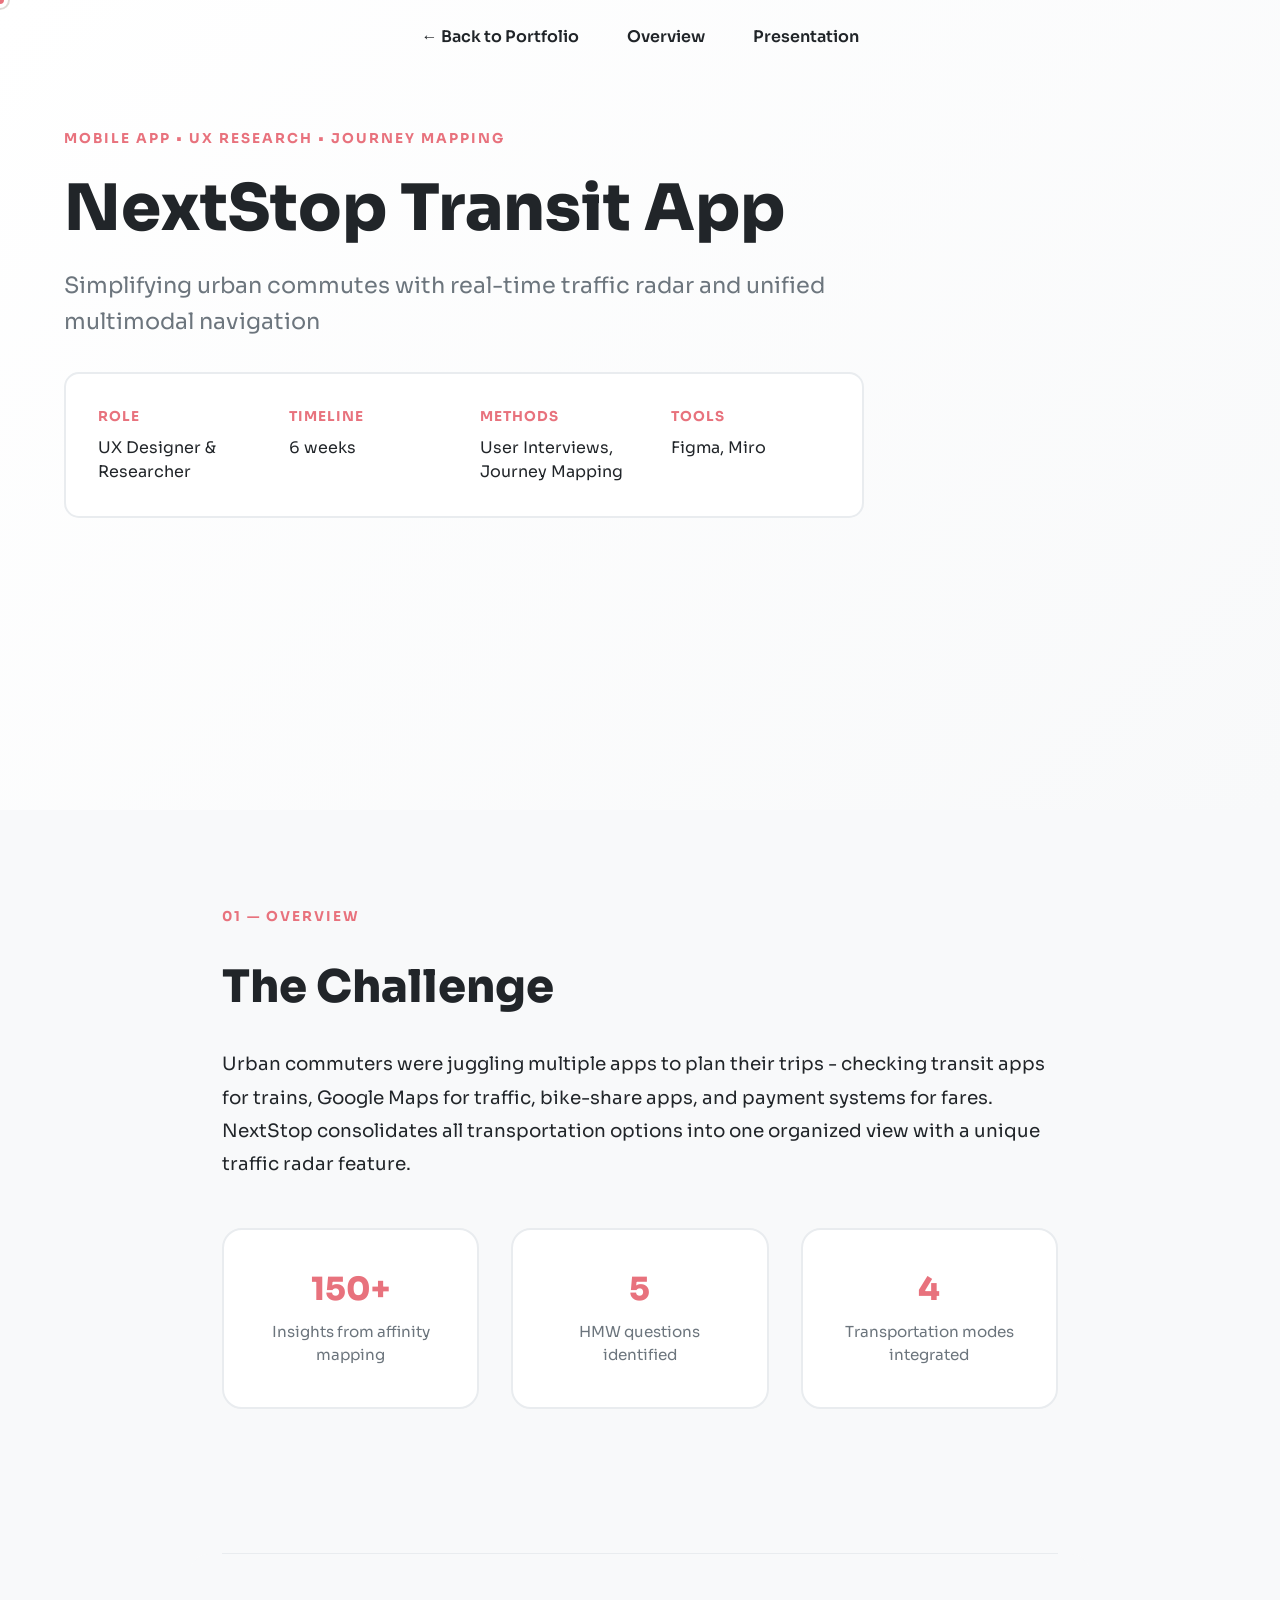
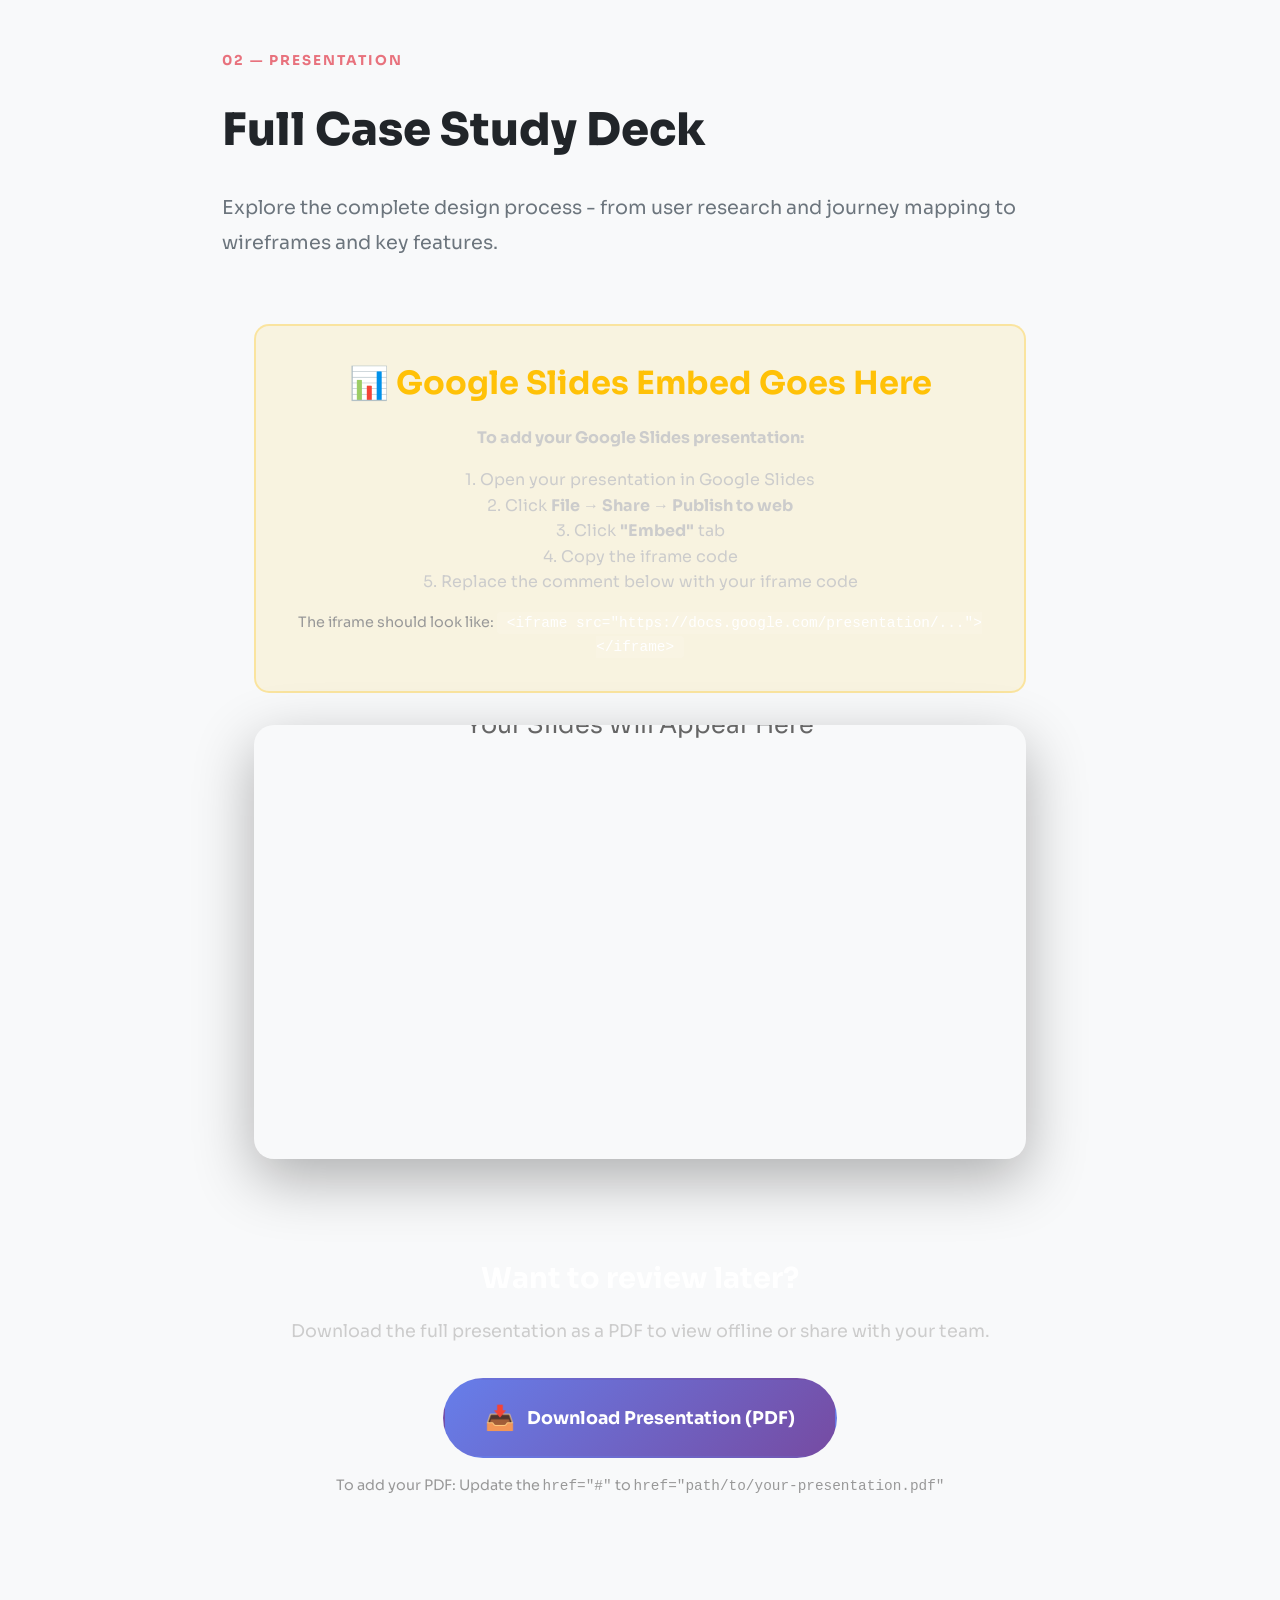
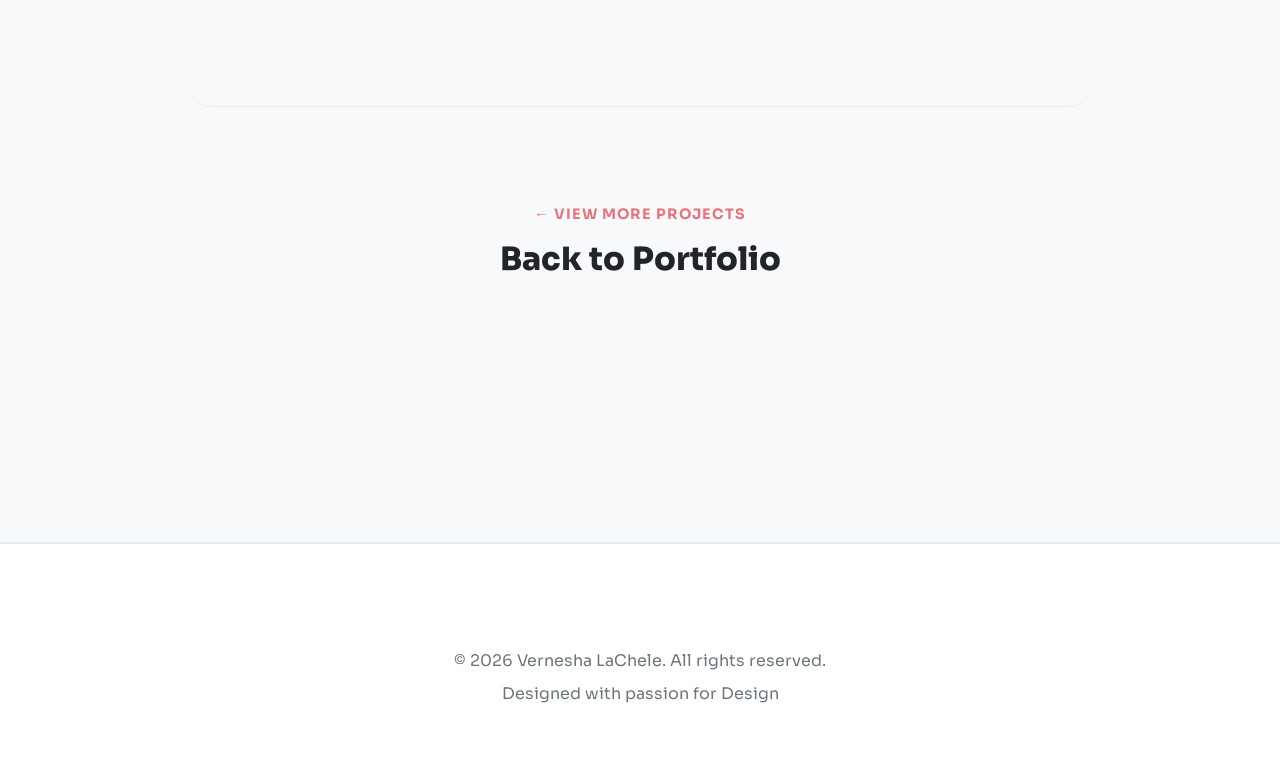
<file: pages/nextstop.html>
<!DOCTYPE html>
<html lang="en">
<head>
    <meta charset="UTF-8">
    <meta name="viewport" content="width=device-width, initial-scale=1.0">
    <meta name="description" content="NextStop Transit App - Vernesha LaChele">
    <title>NextStop Transit App - Vernesha LaChele</title>
    <link rel="stylesheet" href="../css/style.css">
    <link rel="stylesheet" href="../css/case-study.css">
    <style>
        /* Additional styles for slide deck page */
        .slides-container {
            max-width: 1200px;
            margin: 4rem auto;
            padding: 0 2rem;
        }

        .slides-wrapper {
            position: relative;
            width: 100%;
            padding-bottom: 56.25%; /* 16:9 aspect ratio */
            height: 0;
            overflow: hidden;
            border-radius: 20px;
            box-shadow: 0 20px 60px rgba(0, 0, 0, 0.3);
            background: rgba(255, 255, 255, 0.05);
            margin-bottom: 3rem;
        }

        .slides-wrapper iframe {
            position: absolute;
            top: 0;
            left: 0;
            width: 100%;
            height: 100%;
            border: none;
            border-radius: 20px;
        }

        .download-section {
            text-align: center;
            padding: 3rem 2rem;
            background: rgba(255, 255, 255, 0.03);
            border-radius: 20px;
            margin-bottom: 3rem;
        }

        .download-button {
            display: inline-flex;
            align-items: center;
            gap: 0.8rem;
            background: linear-gradient(135deg, #667eea, #764ba2);
            color: white;
            padding: 1.2rem 2.5rem;
            border-radius: 50px;
            text-decoration: none;
            font-weight: 700;
            font-size: 1.1rem;
            transition: all 0.3s ease;
            border: 2px solid transparent;
        }

        .download-button:hover {
            transform: translateY(-3px);
            box-shadow: 0 10px 40px rgba(102, 126, 234, 0.5);
        }

        .download-icon {
            font-size: 1.5rem;
        }

        .placeholder-message {
            background: rgba(255, 193, 7, 0.1);
            border: 2px solid rgba(255, 193, 7, 0.3);
            border-radius: 15px;
            padding: 2rem;
            margin: 2rem 0;
            color: #ffc107;
            text-align: center;
        }

        .placeholder-message h3 {
            margin-bottom: 1rem;
            color: #ffc107;
        }

        .placeholder-message p {
            color: #cccccc;
            line-height: 1.6;
        }

        .placeholder-message code {
            background: rgba(255, 255, 255, 0.1);
            padding: 0.2rem 0.6rem;
            border-radius: 4px;
            font-family: monospace;
            color: #ffffff;
        }
    </style>
</head>
<body>
    <!-- Custom Cursor -->
    <div class="cursor"></div>
    <div class="cursor-follower"></div>

    <!-- Navigation -->
    <nav id="nav" class="scrolled">
        <ul>
            <li><a href="../index.html">← Back to Portfolio</a></li>
            <li><a href="#overview">Overview</a></li>
            <li><a href="#presentation">Presentation</a></li>
        </ul>
    </nav>

    <!-- Case Study Hero -->
    <section class="case-study-hero">
        <div class="hero-content-case">
            <span class="project-tag">MOBILE APP • UX RESEARCH • JOURNEY MAPPING</span>
            <h1 class="case-study-title">NextStop Transit App</h1>
            <p class="case-study-subtitle">Simplifying urban commutes with real-time traffic radar and unified multimodal navigation</p>

            <div class="project-meta">
                <div class="meta-item">
                    <h4>Role</h4>
                    <p>UX Designer & Researcher</p>
                </div>
                <div class="meta-item">
                    <h4>Timeline</h4>
                    <p>6 weeks</p>
                </div>
                <div class="meta-item">
                    <h4>Methods</h4>
                    <p>User Interviews, Journey Mapping</p>
                </div>
                <div class="meta-item">
                    <h4>Tools</h4>
                    <p>Figma, Miro</p>
                </div>
            </div>
        </div>
    </section>

    <div class="case-study-container">
        <!-- Overview Section -->
        <section id="overview" class="case-study-section">
            <div class="section-label">01 — OVERVIEW</div>
            <h2>The Challenge</h2>
            <p class="large-text">
                Urban commuters were juggling multiple apps to plan their trips - checking transit apps for trains, 
                Google Maps for traffic, bike-share apps, and payment systems for fares. NextStop consolidates all 
                transportation options into one organized view with a unique traffic radar feature.
            </p>

            <div class="stats-grid">
                <div class="stat-card">
                    <h3>150+</h3>
                    <p>Insights from affinity mapping</p>
                </div>
                <div class="stat-card">
                    <h3>5</h3>
                    <p>HMW questions identified</p>
                </div>
                <div class="stat-card">
                    <h3>4</h3>
                    <p>Transportation modes integrated</p>
                </div>
            </div>
        </section>

        <!-- Presentation Section -->
        <section id="presentation" class="case-study-section bg-dark">
            <div class="section-label">02 — PRESENTATION</div>
            <h2>Full Case Study Deck</h2>
            <p class="intro-text">
                Explore the complete design process - from user research and journey mapping to wireframes and key features.
            </p>

            <div class="slides-container">
                <!-- Placeholder for Google Slides -->
                <div class="placeholder-message">
                    <h3>📊 Google Slides Embed Goes Here</h3>
                    <p><strong>To add your Google Slides presentation:</strong></p>
                    <p style="margin-top: 1rem;">
                        1. Open your presentation in Google Slides<br>
                        2. Click <strong>File → Share → Publish to web</strong><br>
                        3. Click <strong>"Embed"</strong> tab<br>
                        4. Copy the iframe code<br>
                        5. Replace the comment below with your iframe code
                    </p>
                    <p style="margin-top: 1rem; font-size: 0.9rem; color: #999;">
                        The iframe should look like: <code>&lt;iframe src="https://docs.google.com/presentation/..."&gt;&lt;/iframe&gt;</code>
                    </p>
                </div>

                <div class="slides-wrapper">
                    <!-- PASTE YOUR GOOGLE SLIDES EMBED CODE HERE -->
                    <!-- Example:
                    <iframe src="https://docs.google.com/presentation/d/e/YOUR_PRESENTATION_ID/embed?start=false&loop=false&delayms=3000" 
                            frameborder="0" 
                            allowfullscreen="true" 
                            mozallowfullscreen="true" 
                            webkitallowfullscreen="true">
                    </iframe>
                    -->
                    
                    <!-- Temporary placeholder -->
                    <div style="display: flex; align-items: center; justify-content: center; height: 100%; background: rgba(255, 255, 255, 0.05); color: #666; font-size: 1.5rem;">
                        Your Slides Will Appear Here
                    </div>
                </div>

                <!-- Download Section -->
                <div class="download-section">
                    <h3 style="color: #ffffff; margin-bottom: 1rem; font-size: 1.8rem;">Want to review later?</h3>
                    <p style="color: #cccccc; margin-bottom: 2rem; font-size: 1.1rem;">
                        Download the full presentation as a PDF to view offline or share with your team.
                    </p>
                    <a href="#" class="download-button" download>
                        <span class="download-icon">📥</span>
                        Download Presentation (PDF)
                    </a>
                    <p style="margin-top: 1rem; color: #999; font-size: 0.9rem;">
                        To add your PDF: Update the <code>href="#"</code> to <code>href="path/to/your-presentation.pdf"</code>
                    </p>
                </div>
            </div>
        </section>

        <!-- Back to Portfolio -->
        <section class="next-project">
            <a href="../index.html#projects" class="next-project-link">
                <span class="next-label">← View More Projects</span>
                <h3>Back to Portfolio</h3>
            </a>
        </section>
    </div>

    <footer>
        <p>&copy; 2026 Vernesha LaChele. All rights reserved.</p>
        <p>Designed with passion for Design</p>
    </footer>

    <script src="../js/script.js"></script>
</body>
</html>
</file>
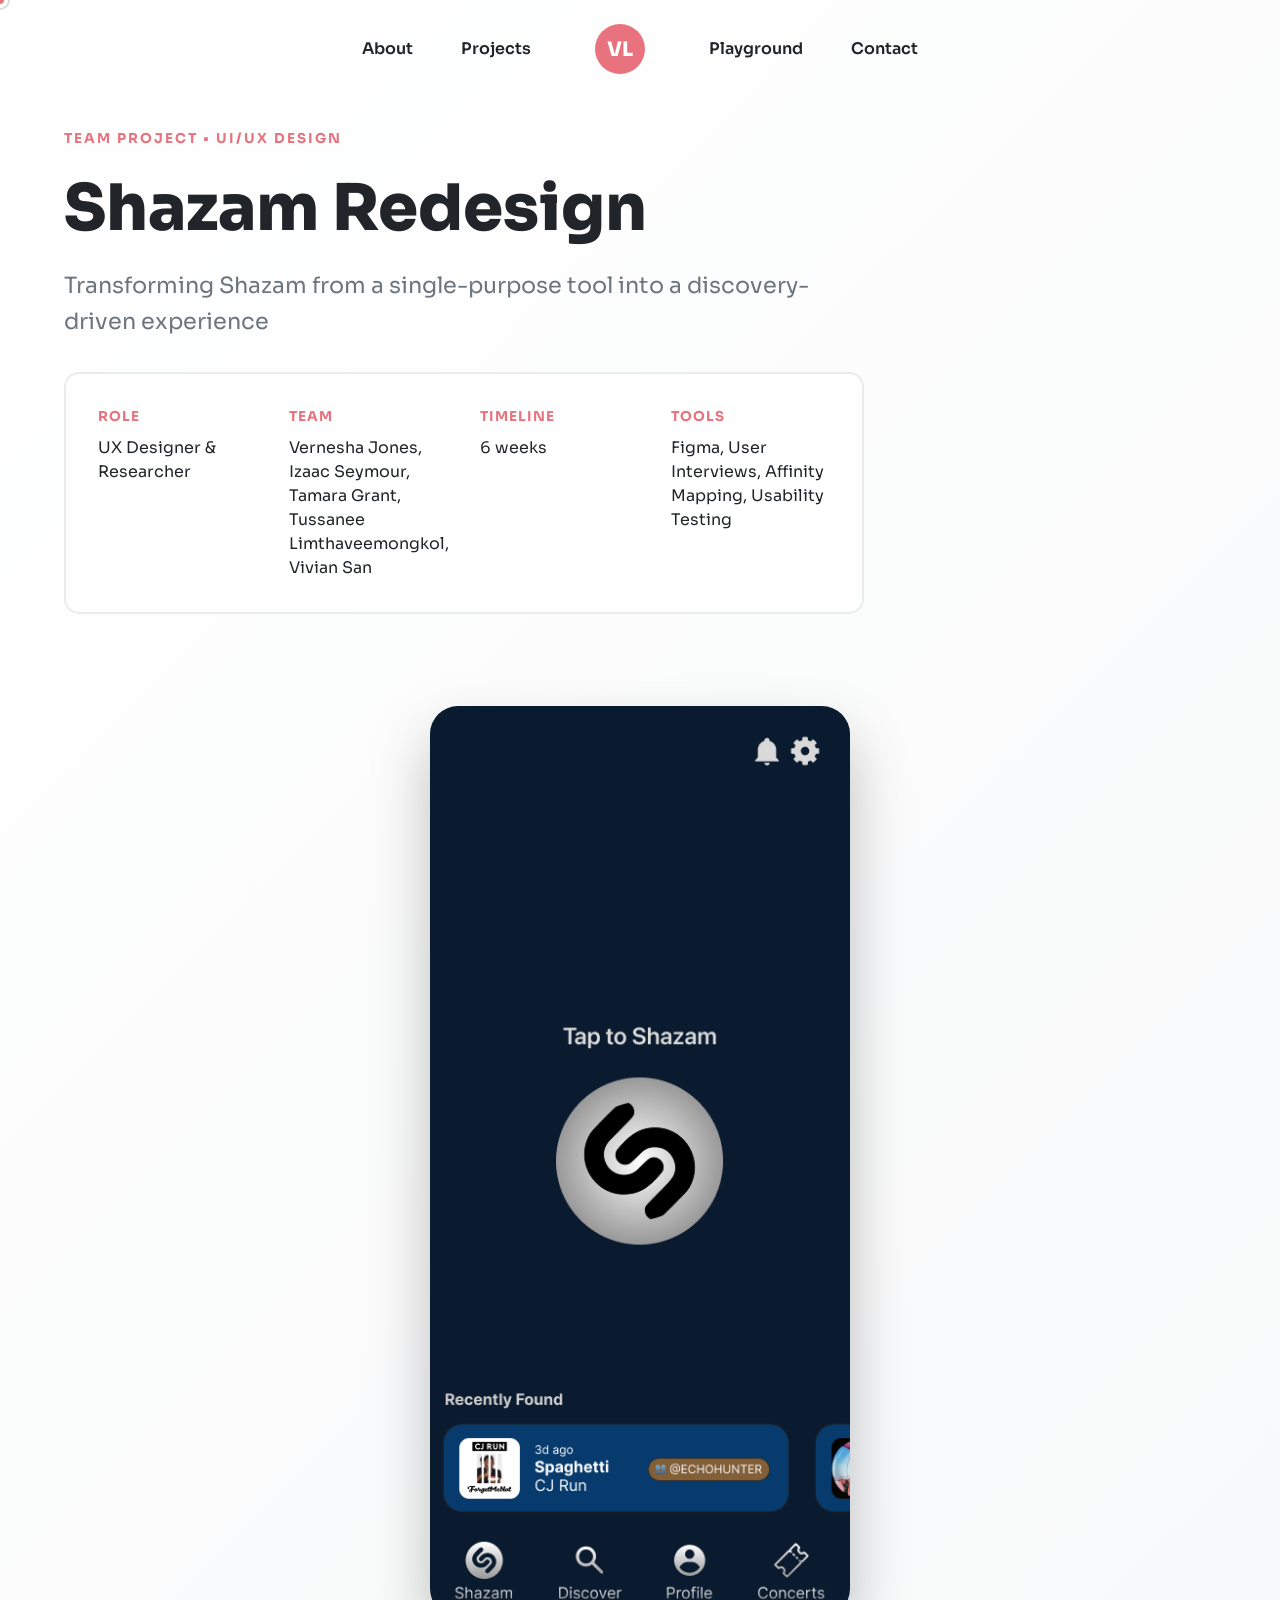
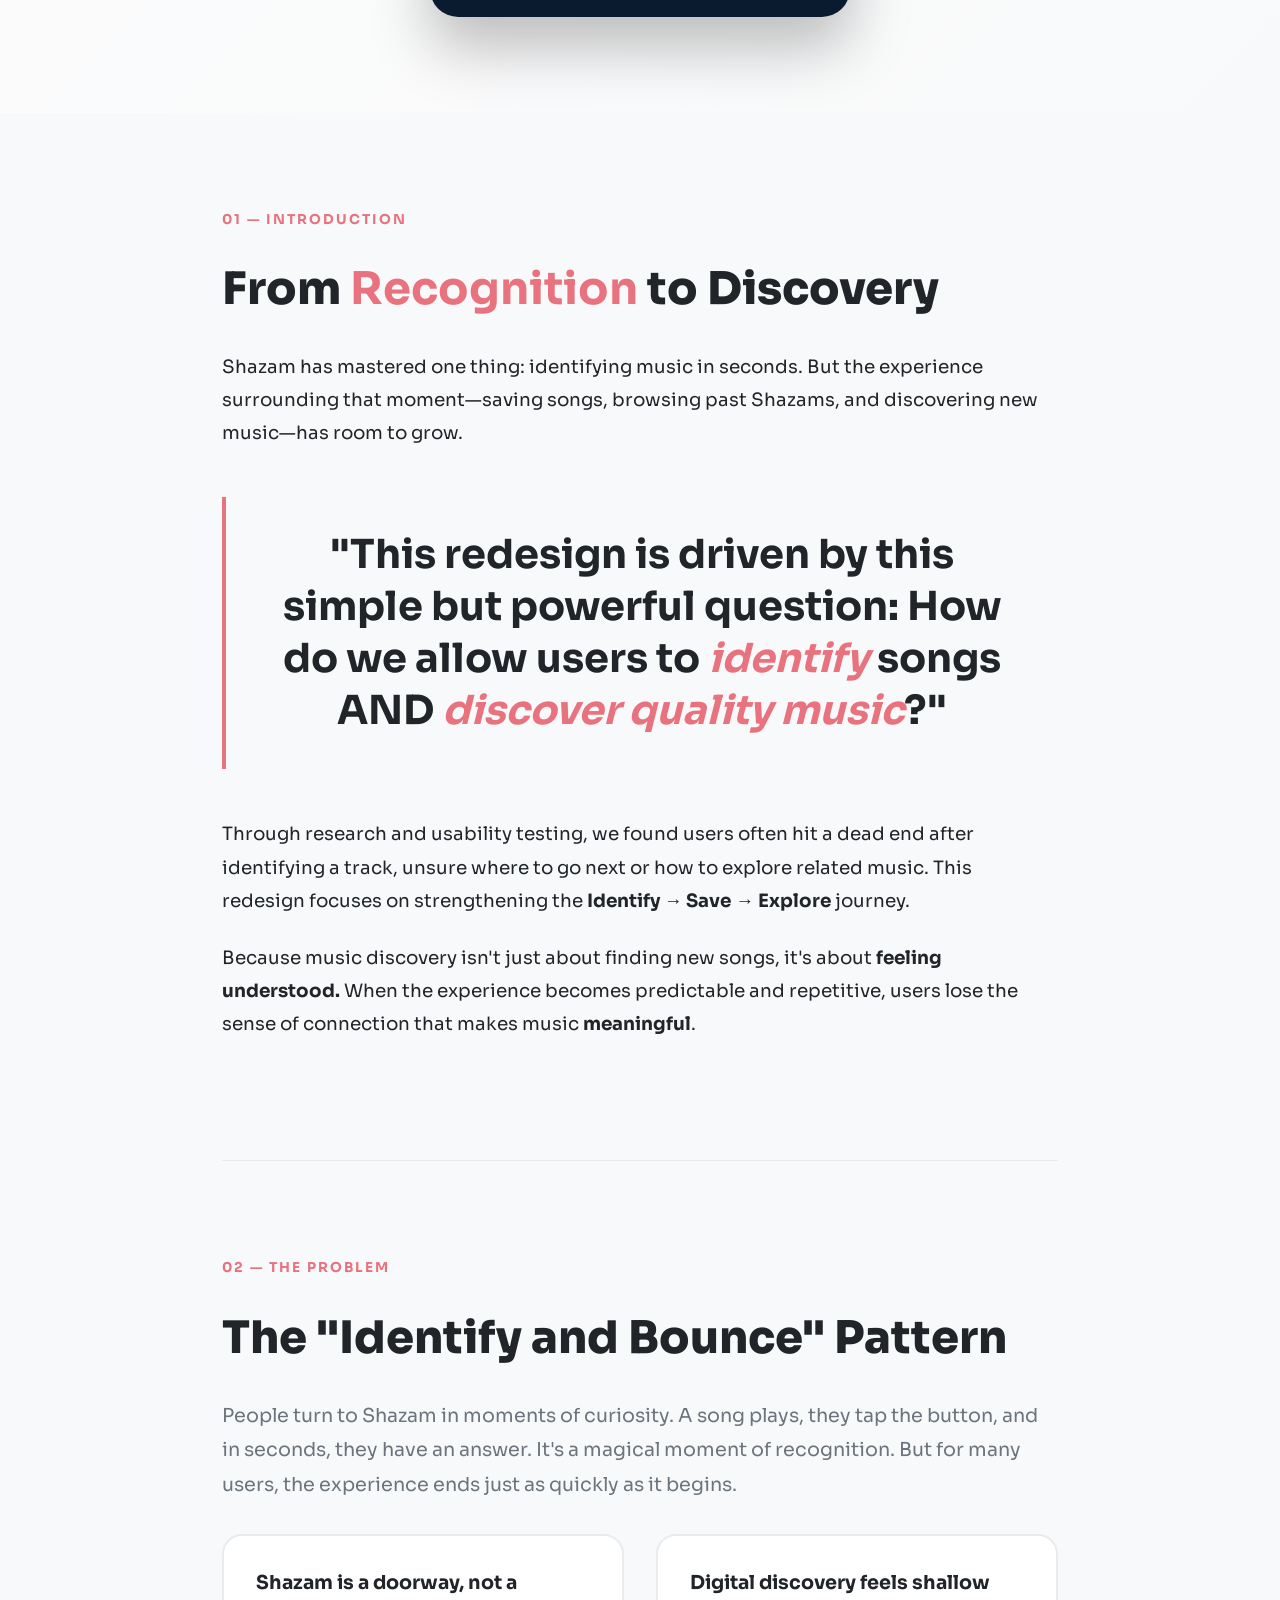
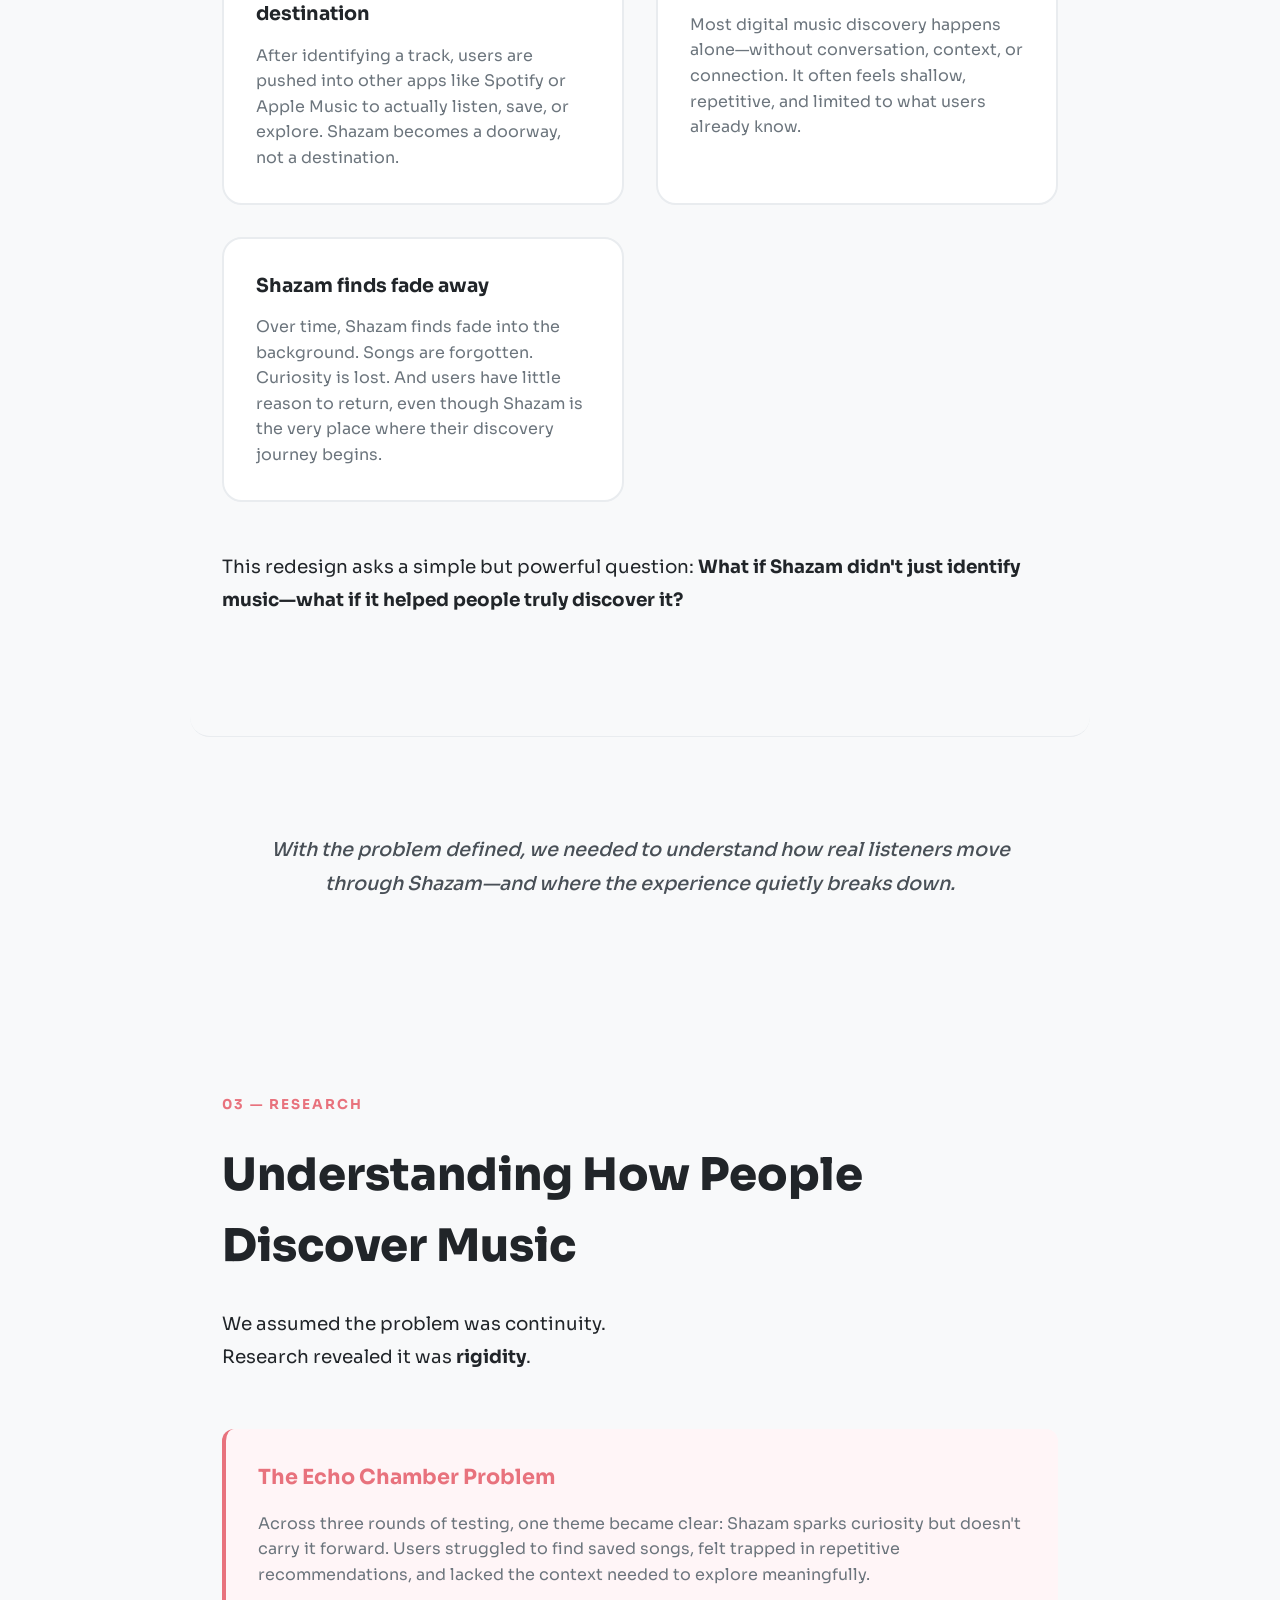
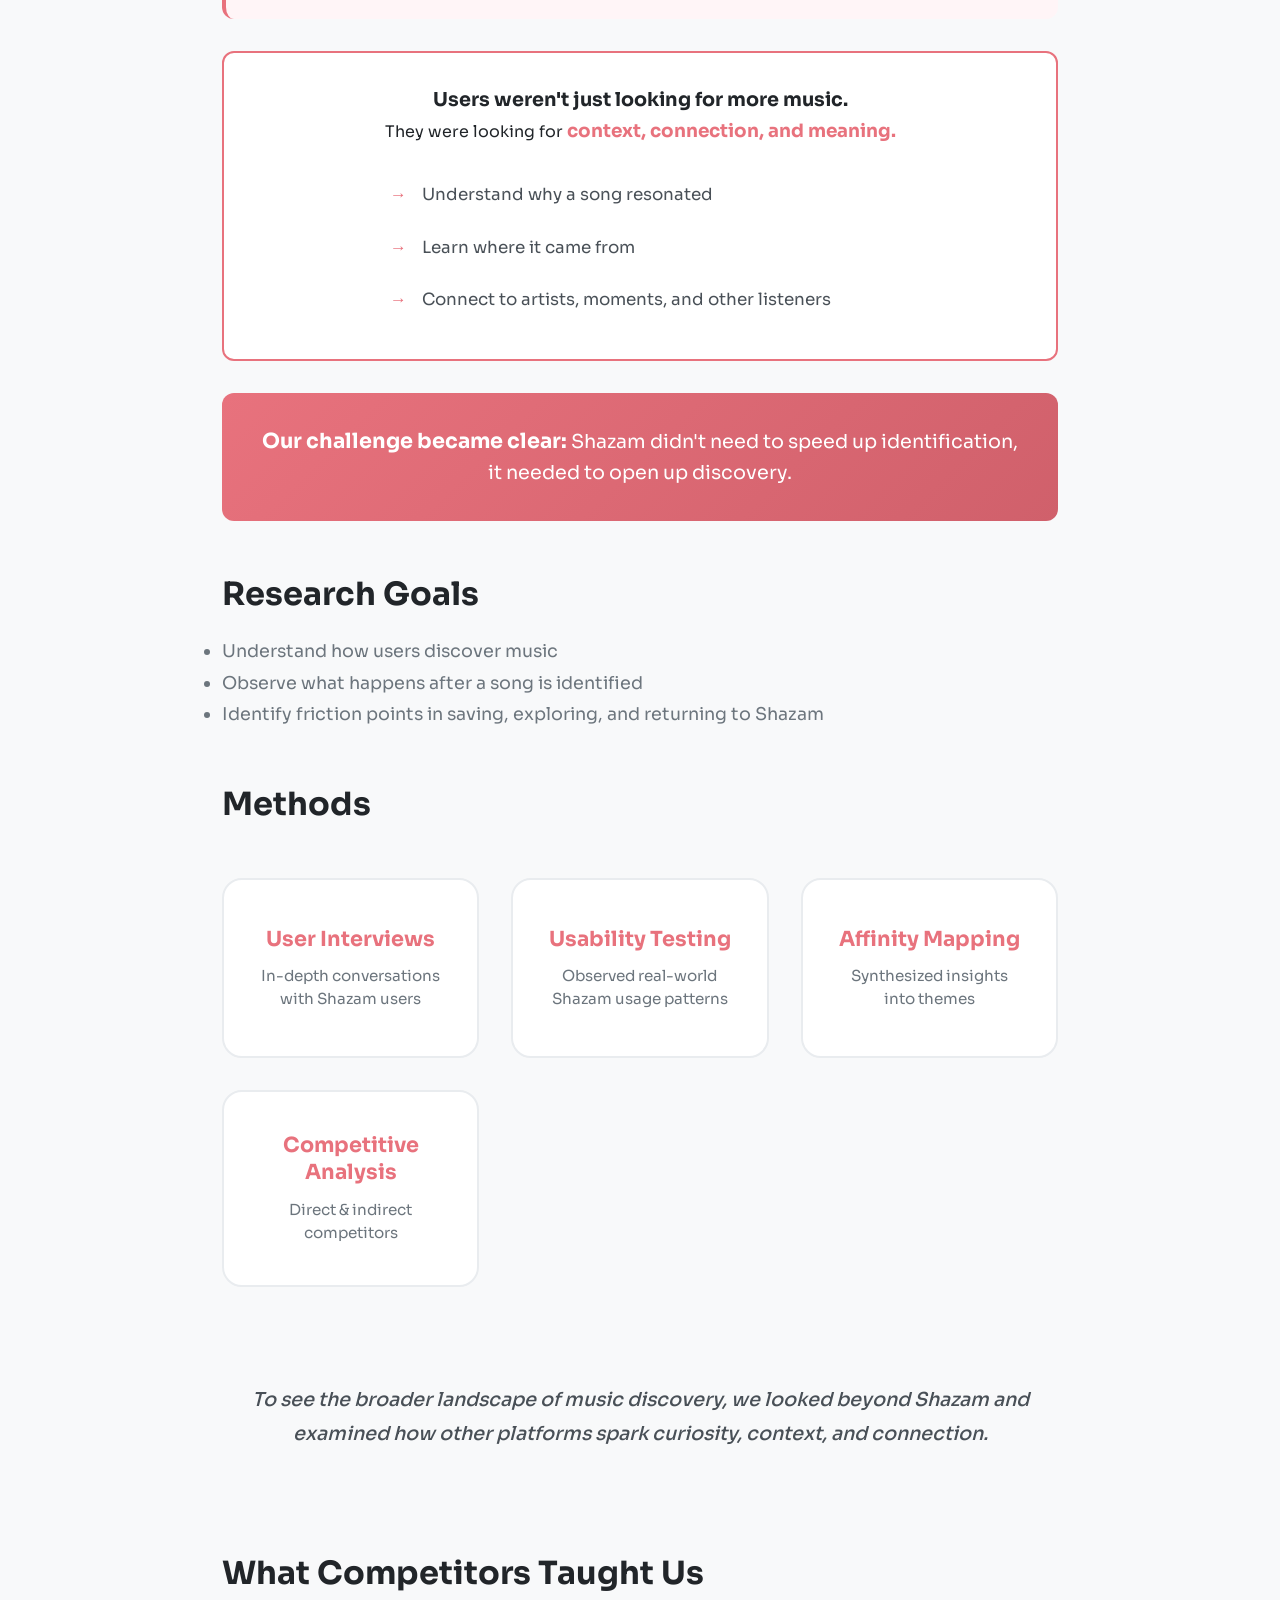
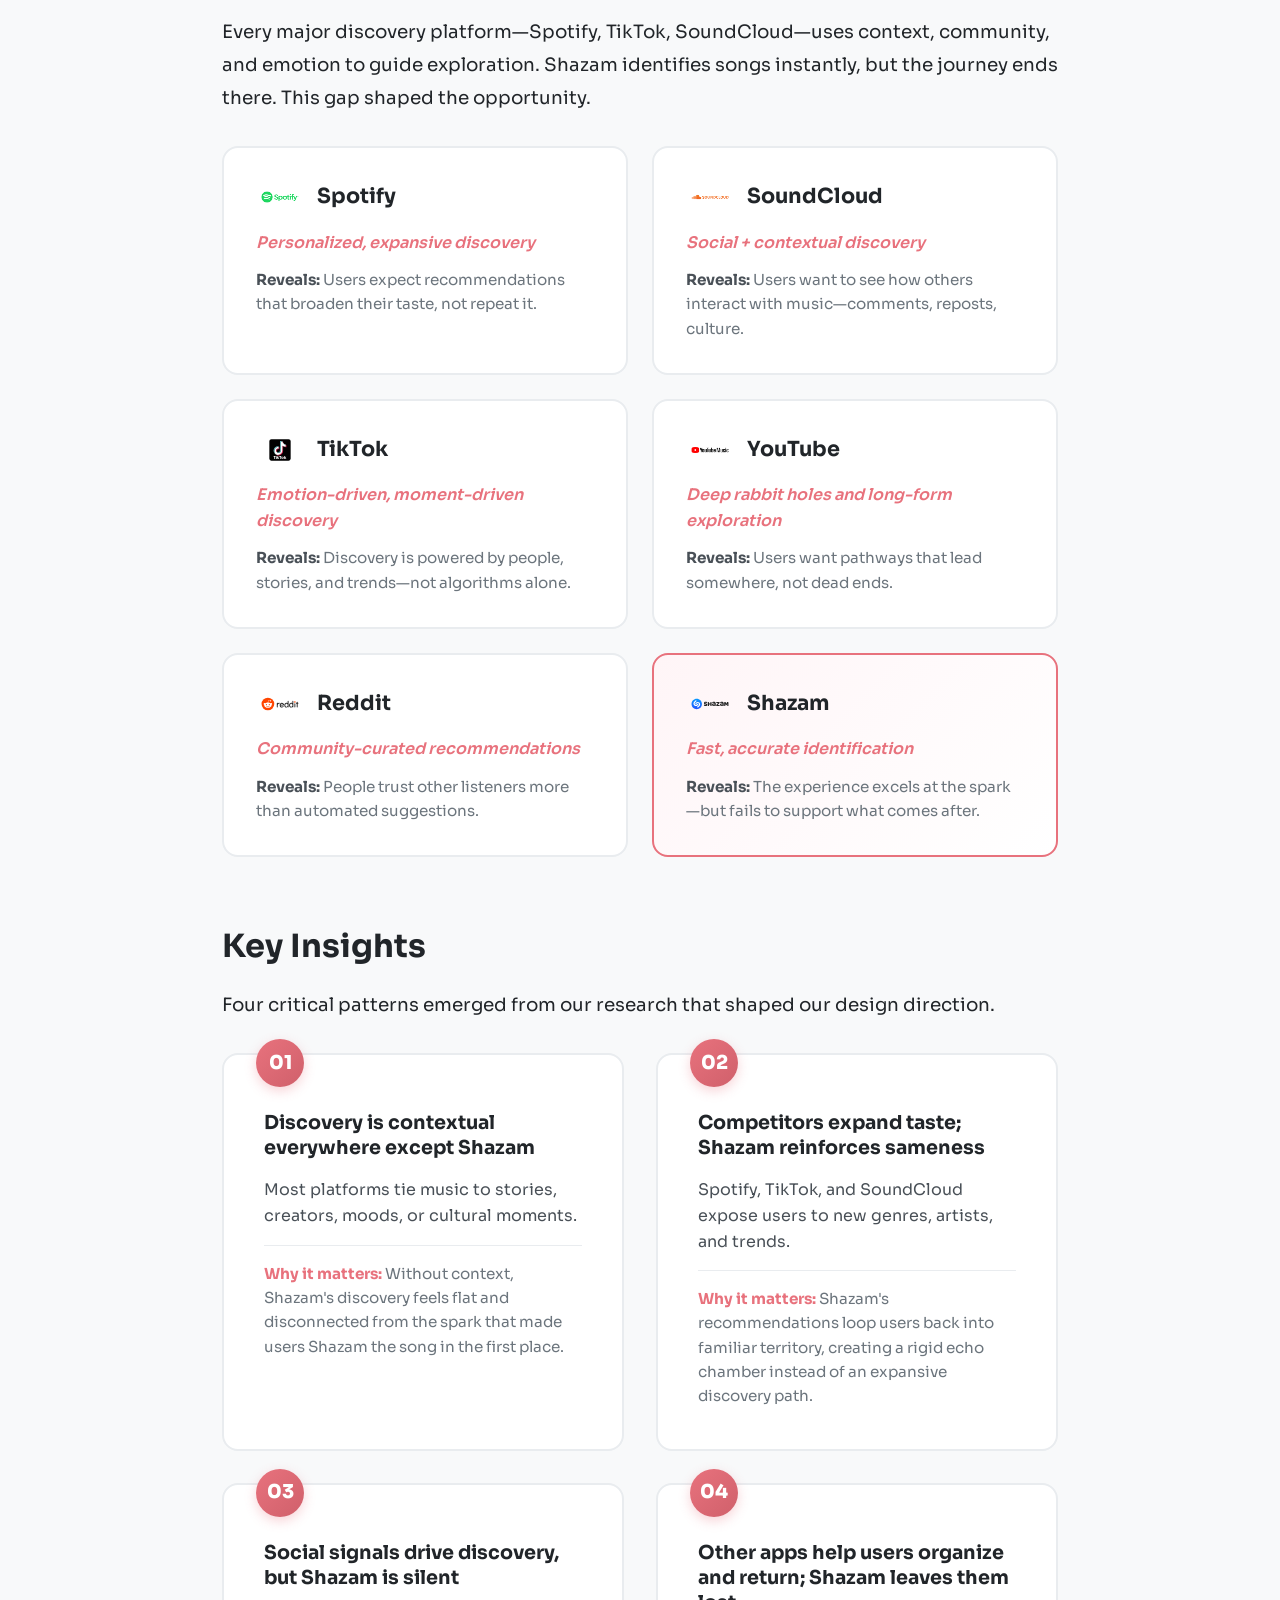
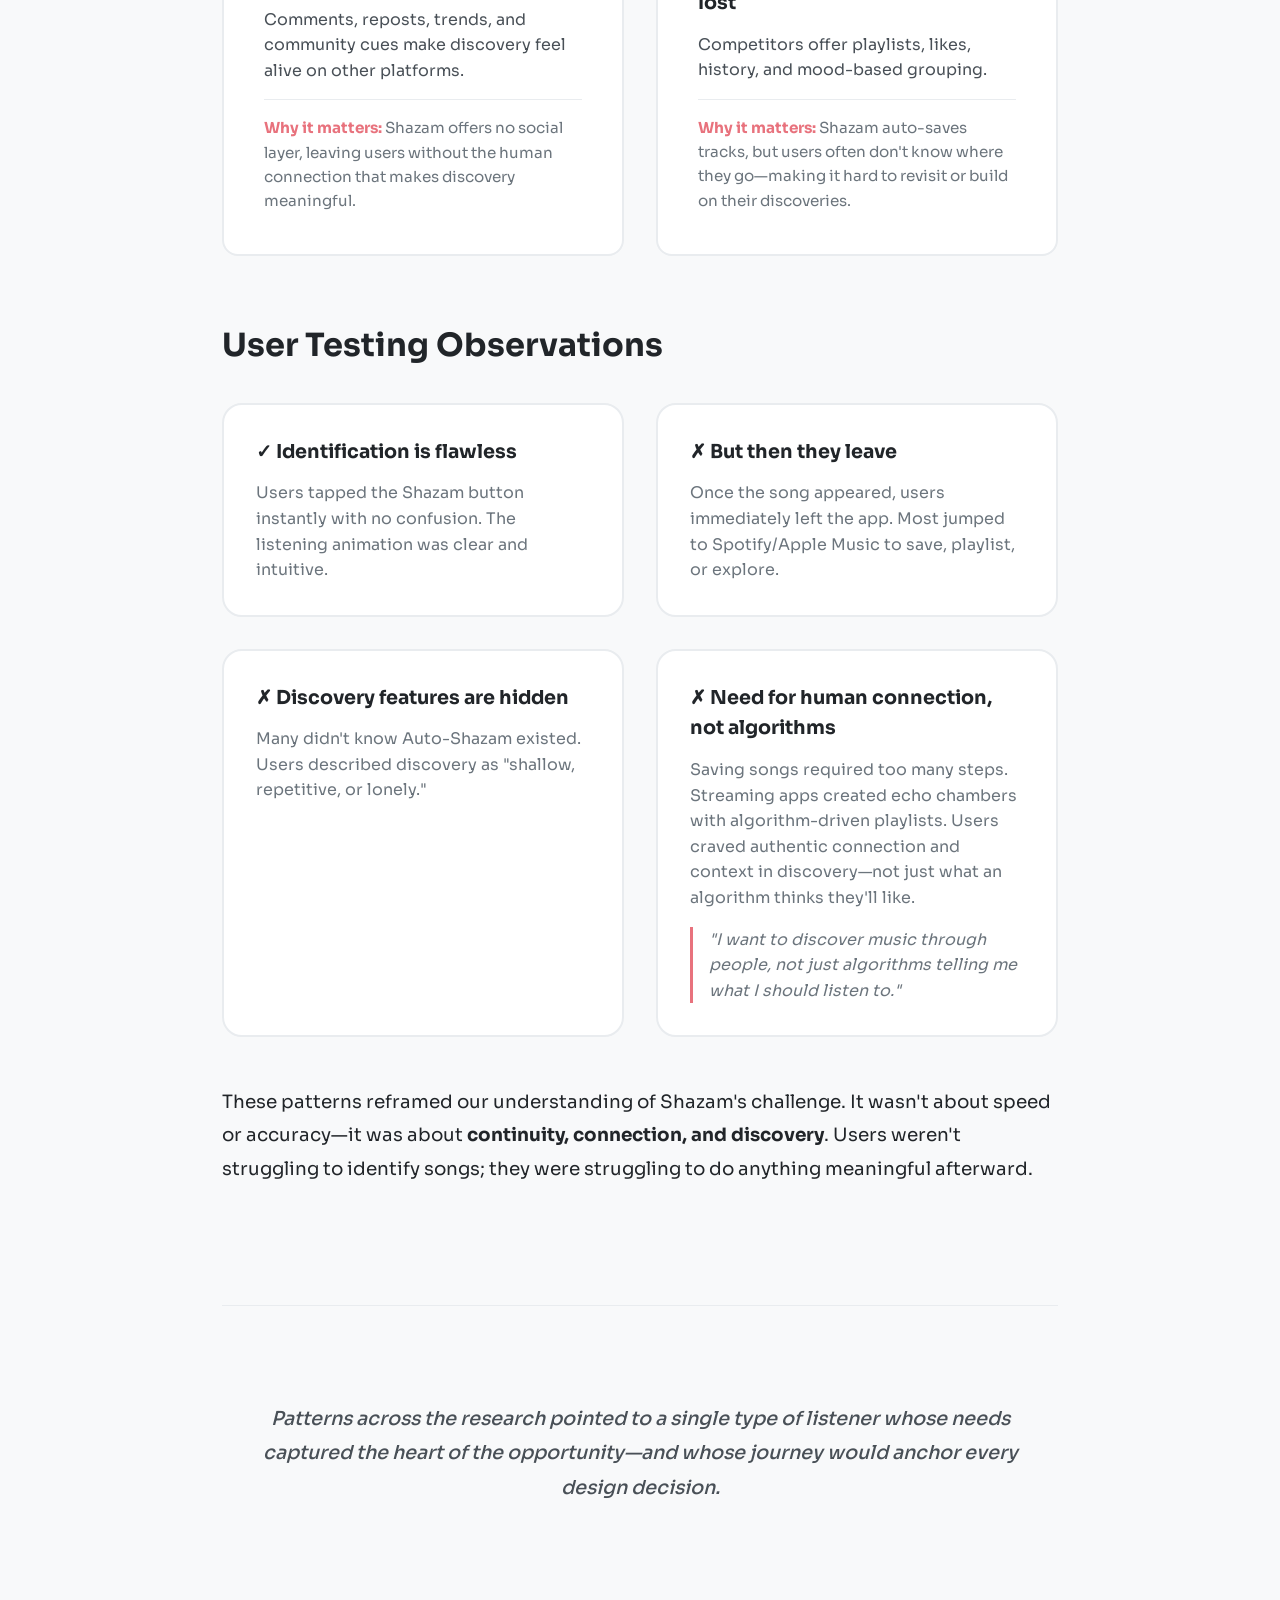
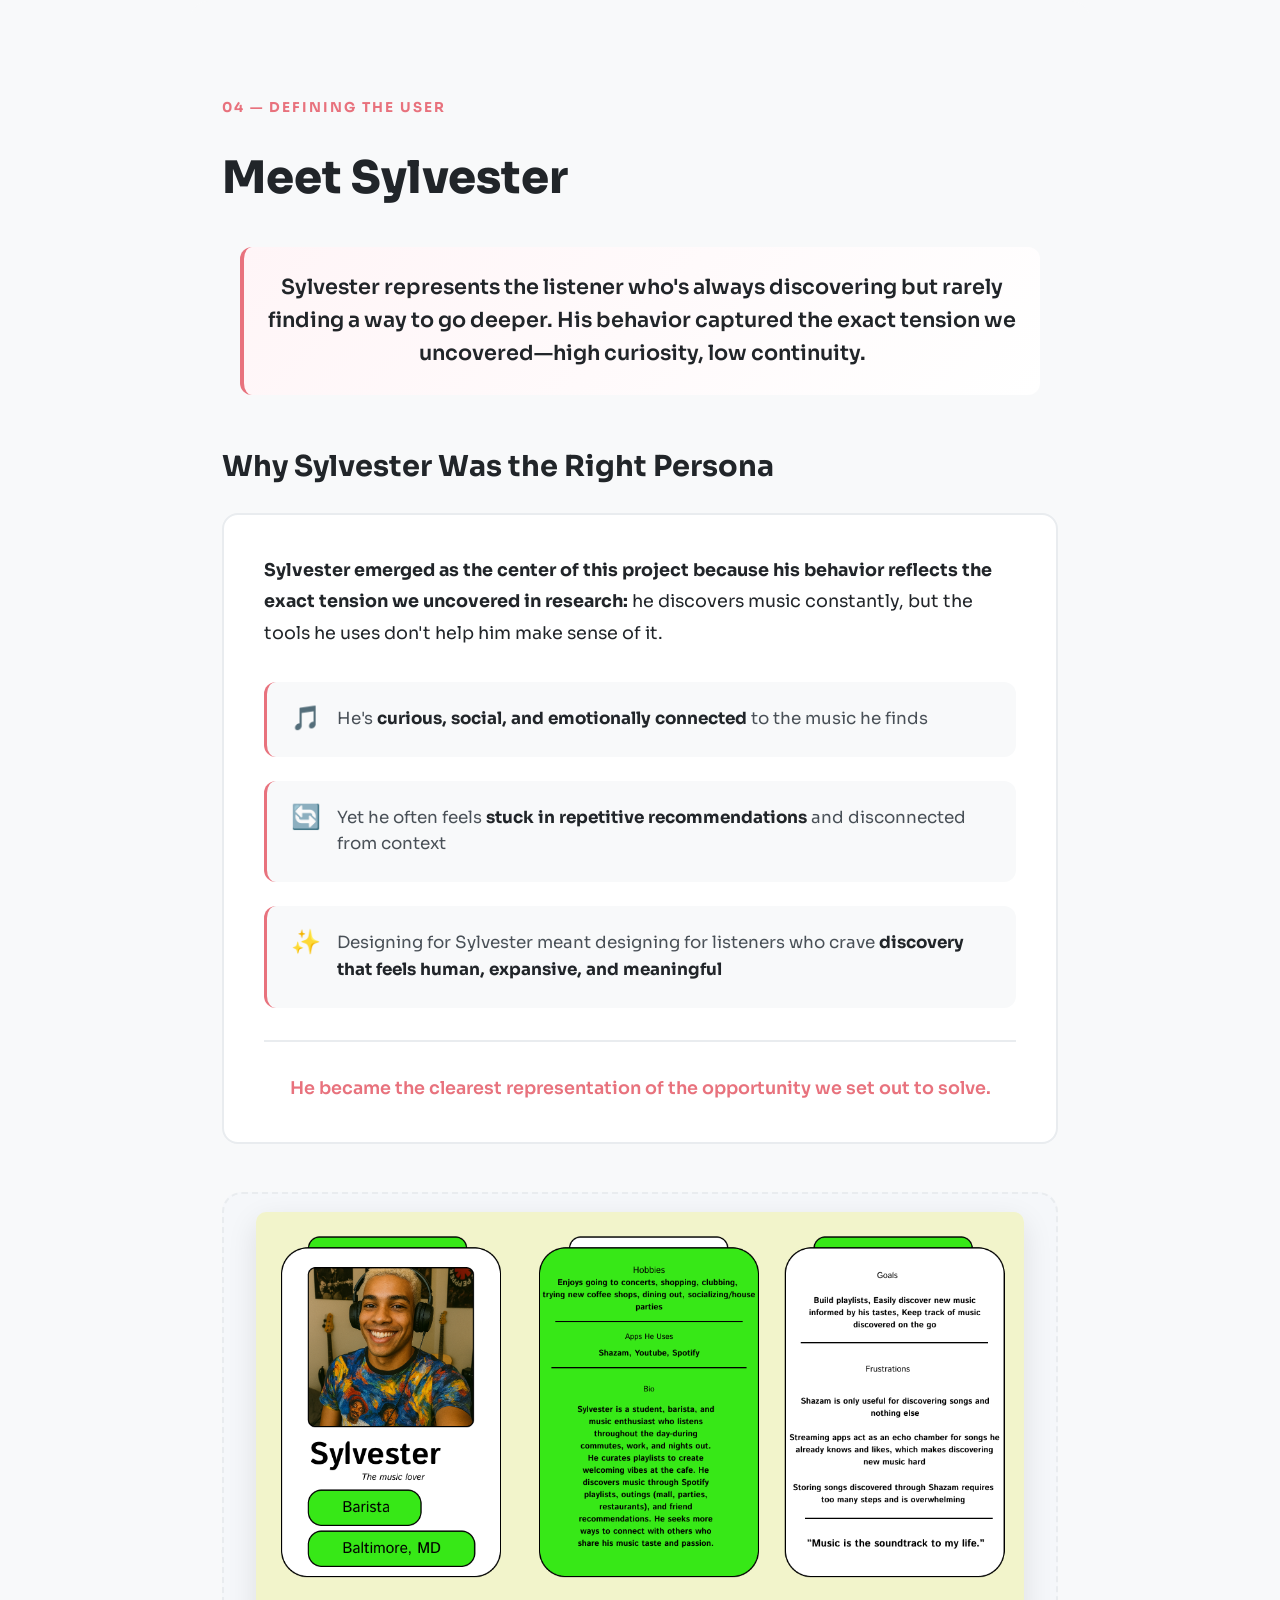
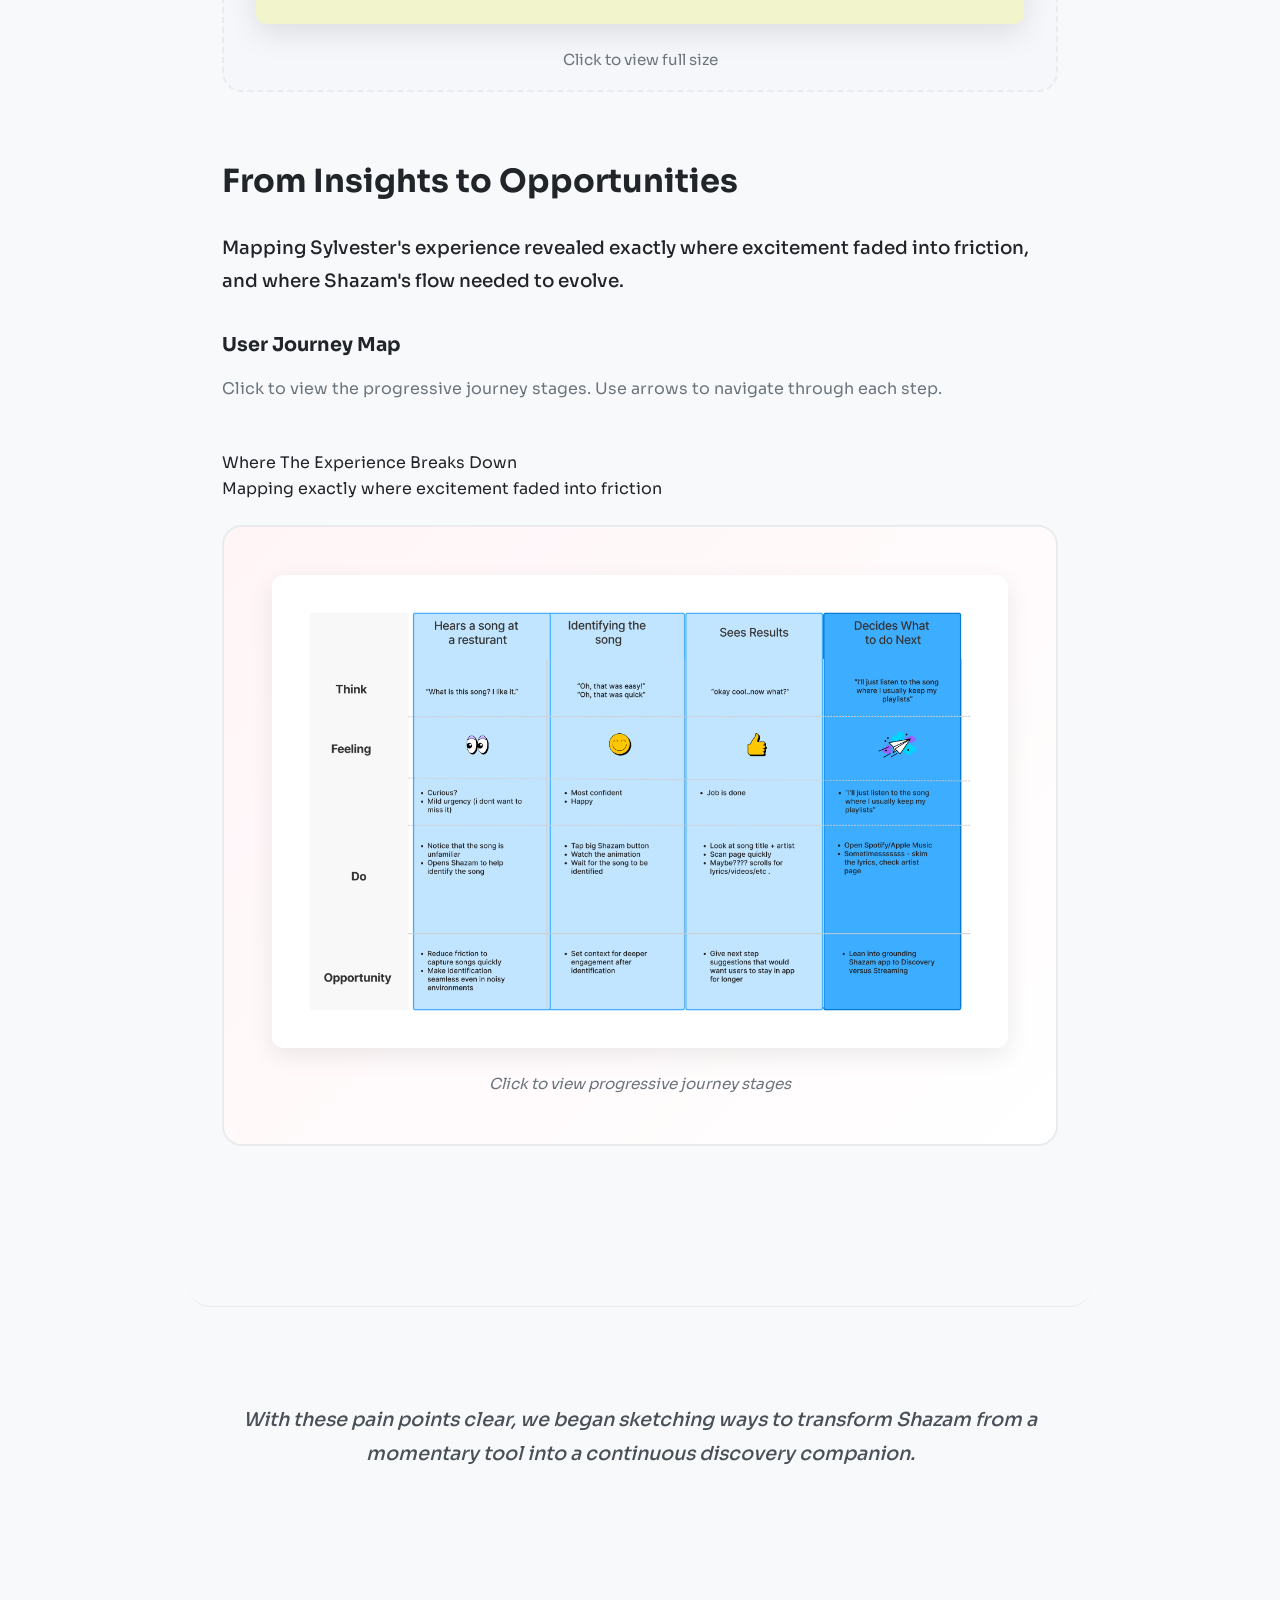
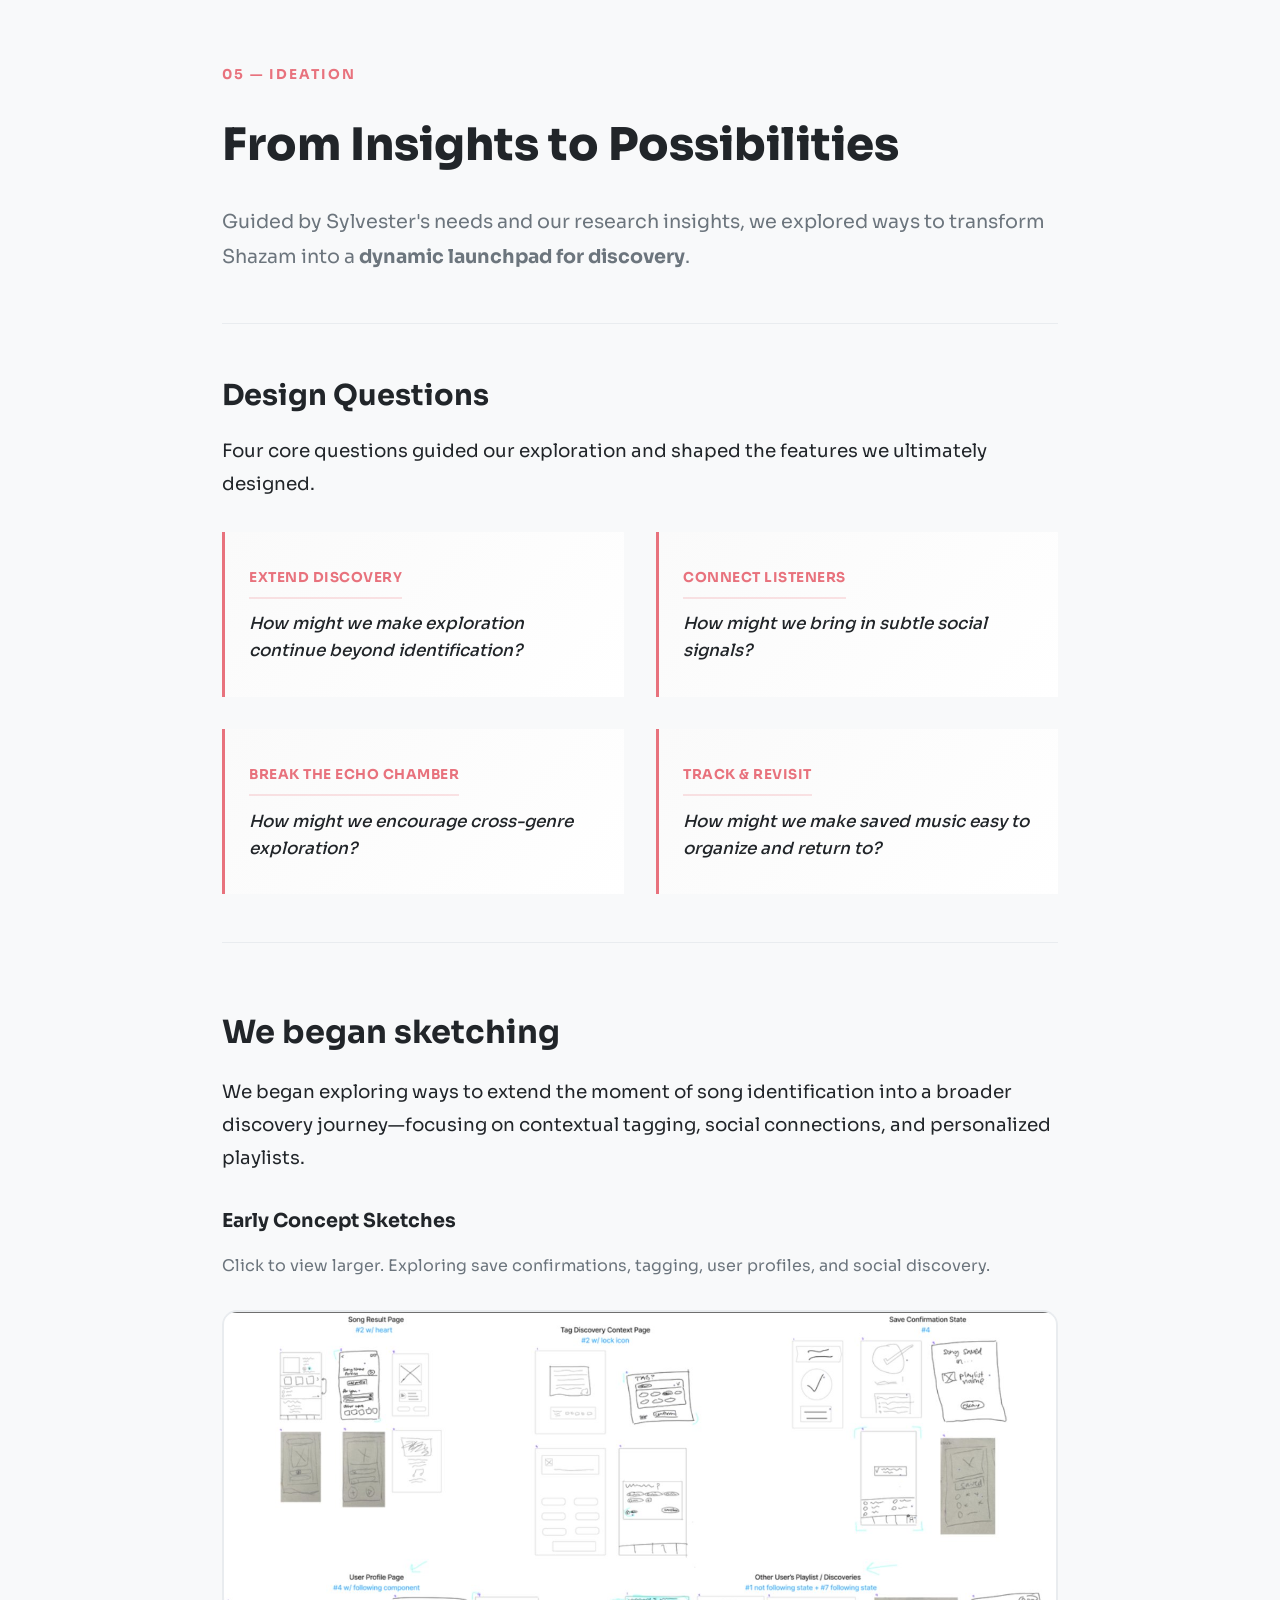
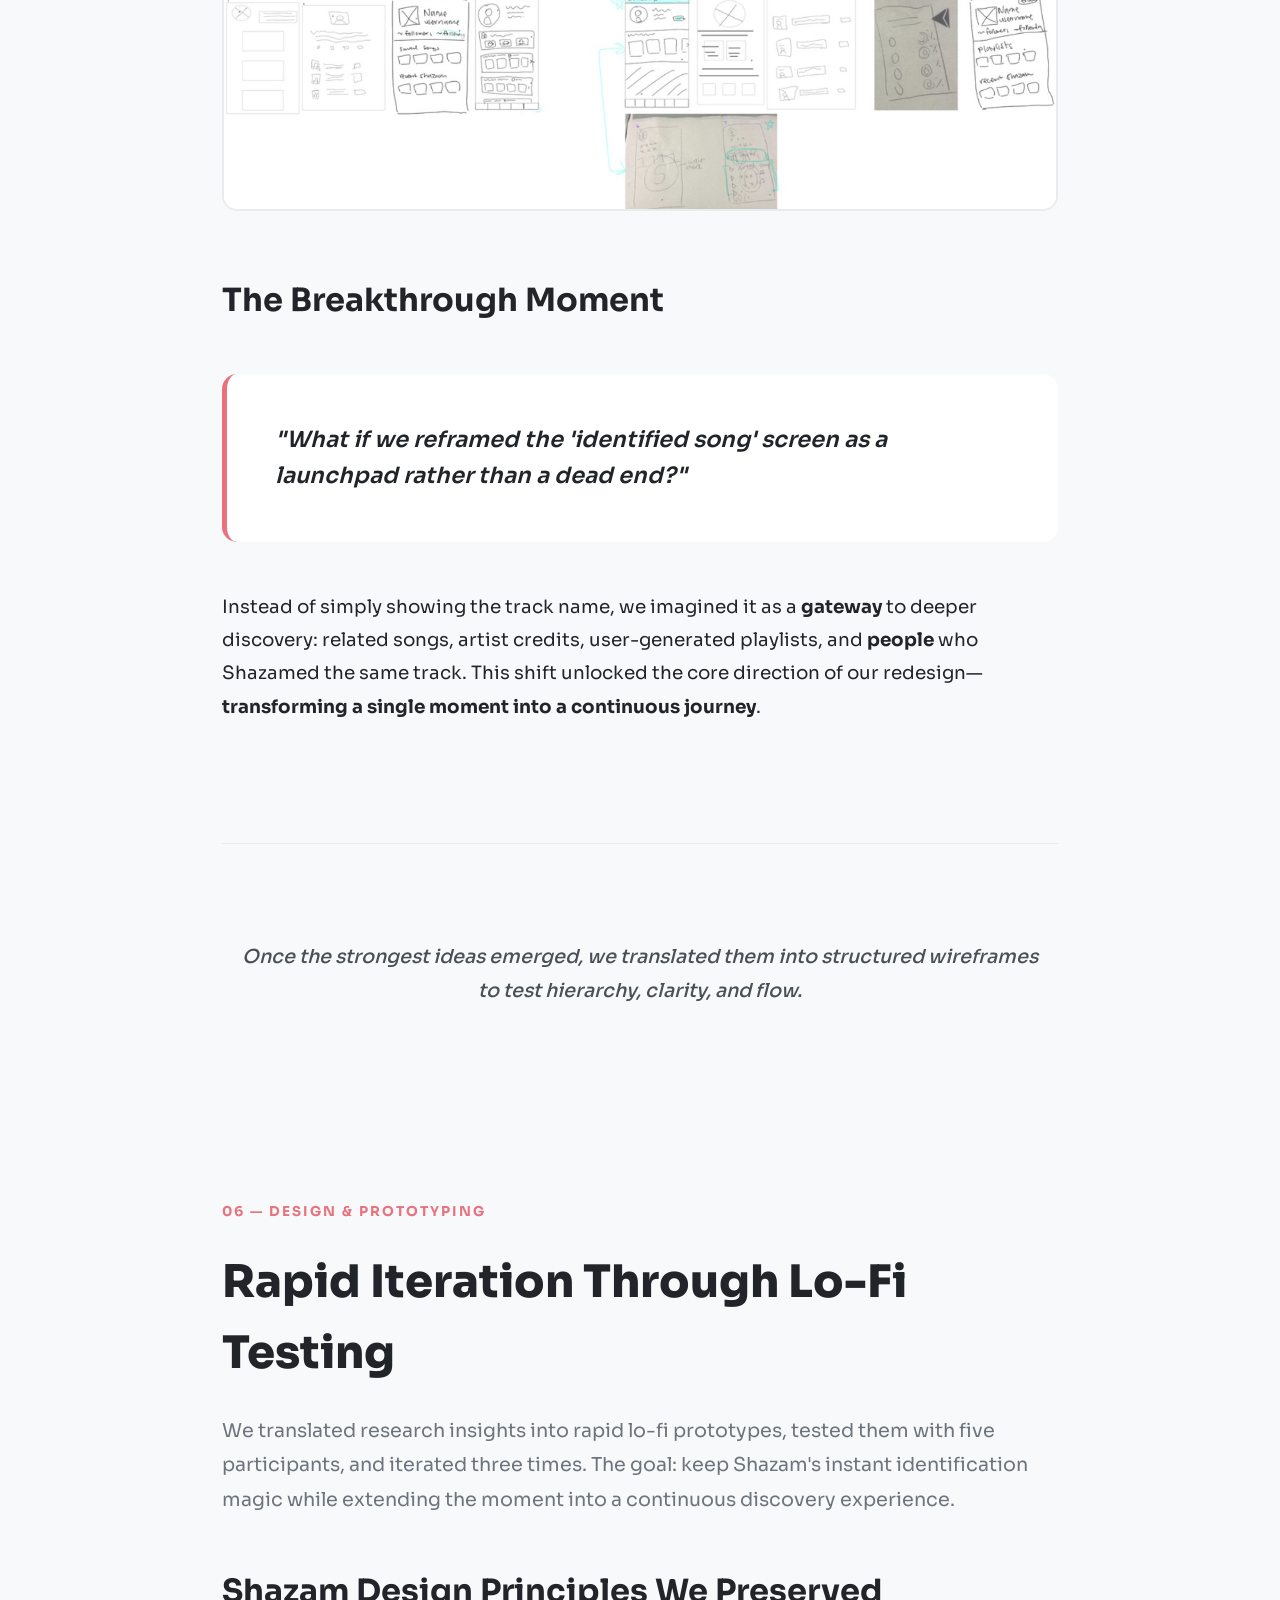
<file: pages/shazam-case-study.html>
<!DOCTYPE html>
<html lang="en">
<head>
    <meta charset="UTF-8">
    <meta name="viewport" content="width=device-width, initial-scale=1.0">
    <meta name="description" content="Shazam Redesign Case Study - Vernesha LaChele">
    <title>Shazam Redesign - Vernesha LaChele</title>
    <link rel="preconnect" href="https://fonts.googleapis.com">
    <link rel="preconnect" href="https://fonts.gstatic.com" crossorigin>
    <link href="https://fonts.googleapis.com/css2?family=Sora:wght@400;600;700;800&display=swap" rel="stylesheet">
    <link rel="stylesheet" href="../css/style.css">
    <link rel="stylesheet" href="../css/case-study.css?v=10">
</head>
<body>
    <!-- Custom Cursor -->
    <div class="cursor"></div>
    <div class="cursor-follower"></div>

    <!-- Navigation -->
    <nav id="nav" class="scrolled">
        <ul>
            <li><a href="../about.html">About</a></li>
            <li><a href="../index.html#projects">Projects</a></li>
            <li class="nav-logo">
                <a href="../index.html">
                    <svg width="50" height="50" viewBox="0 0 50 50" xmlns="http://www.w3.org/2000/svg">
                        <circle cx="25" cy="25" r="25" fill="#E8727D"/>
                        <text x="25" y="25" text-anchor="middle" dominant-baseline="central" 
                              font-family="Sora, sans-serif" font-size="20" font-weight="800" fill="#FFFFFF">VL</text>
                    </svg>
                </a>
            </li>
            <li><a href="../playground.html">Playground</a></li>
            <li><a href="../contact.html">Contact</a></li>
        </ul>
    </nav>

    <!-- Case Study Hero -->
    <section class="case-study-hero">
        <div class="hero-content-case">
            <span class="project-tag">TEAM PROJECT • UI/UX DESIGN</span>
            <h1 class="case-study-title">Shazam Redesign</h1>
            <p class="case-study-subtitle">Transforming Shazam from a single-purpose tool into a discovery-driven experience</p>

            <!-- Sidebar Meta -->
            <div class="project-meta">
                <div class="meta-item">
                    <h4>Role</h4>
                    <p>UX Designer & Researcher</p>
                </div>
                <div class="meta-item">
                    <h4>Team</h4>
                    <p>Vernesha Jones, Izaac Seymour, Tamara Grant, Tussanee Limthaveemongkol, Vivian San</p>
                </div>
                <div class="meta-item">
                    <h4>Timeline</h4>
                    <p>6 weeks</p>
                </div>
                <div class="meta-item">
                    <h4>Tools</h4>
                    <p>Figma, User Interviews, Affinity Mapping, Usability Testing</p>
                </div>
            </div>
        </div>

        <!-- 3D Floating Hero Image -->
        <div class="hero-3d-wrapper fade-in-on-scroll">
            <div class="hero-3d tilt-container">
                <img src="../images/shazam/hero-image.png" class="hero-base" data-depth="0" alt="Shazam home screen">
            </div>
        </div>
    </section>

    <div class="case-study-container">
        
        <!-- Introduction -->
        <section id="overview" class="case-study-section">
            <div class="section-label">01 — INTRODUCTION</div>
            <h2>From <span style="color: #E8727D; font-weight: 700;">Recognition</span> to Discovery</h2>
            <p class="large-text">
                Shazam has mastered one thing: identifying music in seconds. But the experience surrounding that moment—saving songs, browsing past Shazams, and discovering new music—has room to grow.
            </p>
            
            <div style="text-align: center; margin: 3rem 0; padding: 2rem; background: #f8f9fa; border-left: 4px solid #E8727D;">
                <h3 style="font-size: 2.5rem; line-height: 1.3; font-weight: 700; margin: 0;">
                    "This redesign is driven by this simple but powerful question: How do we allow users to <em style="color: #E8727D;">identify</em> songs AND <em style="color: #E8727D;">discover quality music</em>?"
                </h3>
            </div>
            <p class="large-text">
                Through research and usability testing, we found users often hit a dead end after identifying a track, unsure where to go next or how to explore related music. This redesign focuses on strengthening the <strong>Identify → Save → Explore</strong> journey.
            </p>
            <p class="large-text">
                Because music discovery isn't just about finding new songs, it's about <strong>feeling understood.</strong> When the experience becomes predictable and repetitive, users lose the sense of connection that makes music <strong>meaningful</strong>.
            </p>
        </section>

        <!-- Problem Statement -->
        <section id="challenge" class="case-study-section bg-dark">
            <div class="section-label">02 — THE PROBLEM</div>
            <h2>The "Identify and Bounce" Pattern</h2>
            <p class="intro-text">
                People turn to Shazam in moments of curiosity. A song plays, they tap the button, and in seconds, they have an answer. It's a magical moment of recognition. But for many users, the experience ends just as quickly as it begins.
            </p>

            <!-- Key Problems -->
            <div class="insights-grid">
                <div class="insight-card">
                    <h4>Shazam is a doorway, not a destination</h4>
                    <p>After identifying a track, users are pushed into other apps like Spotify or Apple Music to actually listen, save, or explore. Shazam becomes a doorway, not a destination.</p>
                </div>
                <div class="insight-card">
                    <h4>Digital discovery feels shallow</h4>
                    <p>Most digital music discovery happens alone—without conversation, context, or connection. It often feels shallow, repetitive, and limited to what users already know.</p>
                </div>
                <div class="insight-card">
                    <h4>Shazam finds fade away</h4>
                    <p>Over time, Shazam finds fade into the background. Songs are forgotten. Curiosity is lost. And users have little reason to return, even though Shazam is the very place where their discovery journey begins.</p>
                </div>
            </div>

            <p class="large-text" style="margin-top: 3rem;">
                This redesign asks a simple but powerful question: <strong>What if Shazam didn't just identify music—what if it helped people truly discover it?</strong>
            </p>
        </section>

        <!-- Transition INTO Research -->
        <div class="section-transition">
            <p>With the problem defined, we needed to understand how real listeners move through Shazam—and where the experience quietly breaks down.</p>
        </div>
            
        <!-- Research Phase -->
        <section id="research" class="case-study-section">
            <div class="section-label">03 — RESEARCH</div>
            <h2>Understanding How People Discover Music</h2>
            
            <div class="research-insight">
                <p class="large-text">
                    We assumed the problem was continuity.<br>
                    Research revealed it was <strong>rigidity</strong>.
                </p>

                <div class="key-finding">
                    <h4>The Echo Chamber Problem</h4>
                    <p>Across three rounds of testing, one theme became clear: Shazam sparks curiosity but doesn't carry it forward. Users struggled to find saved songs, felt trapped in repetitive recommendations, and lacked the context needed to explore meaningfully.</p>
                </div>

                <div class="user-need-callout">
                    <p><strong>Users weren't just looking for more music.</strong><br>
                    They were looking for <span class="highlight">context, connection, and meaning.</span></p>
                    
                    <ul class="need-list">
                        <li>Understand why a song resonated</li>
                        <li>Learn where it came from</li>
                        <li>Connect to artists, moments, and other listeners</li>
                    </ul>
                </div>

                <div class="challenge-statement">
                    <p><strong>Our challenge became clear:</strong> Shazam didn't need to speed up identification, it needed to open up discovery.</p>
                </div>
            </div>
            
            <!-- Research Goals -->
            <div style="margin-top: 3rem;">
                <h3>Research Goals</h3>
                <ul style="font-size: 1.1rem; line-height: 1.8; color: #6C757D; margin-top: 1rem;">
                    <li>Understand how users discover music</li>
                    <li>Observe what happens after a song is identified</li>
                    <li>Identify friction points in saving, exploring, and returning to Shazam</li>
                </ul>
            </div>

            <!-- Methods -->
            <div style="margin-top: 3rem;">
                <h3>Methods</h3>
                <div class="stats-grid">
                    <div class="stat-card">
                        <h4>User Interviews</h4>
                        <p>In-depth conversations with Shazam users</p>
                    </div>
                    <div class="stat-card">
                        <h4>Usability Testing</h4>
                        <p>Observed real-world Shazam usage patterns</p>
                    </div>
                    <div class="stat-card method-preview-card" data-preview="affinity">
                        <h4>Affinity Mapping</h4>
                        <p>Synthesized insights into themes</p>
                        <div class="method-preview">
                            <img src="../images/shazam/affinity-map-overview.png" alt="Affinity map preview">
                        </div>
                    </div>
                    <div class="stat-card method-preview-card" data-preview="competitive">
                        <h4>Competitive Analysis</h4>
                        <p>Direct & indirect competitors</p>
                        <div class="method-preview">
                            <div style="padding: 2rem; text-align: center; color: #6C757D; background: #f8f9fa; border-radius: 8px;">
                                <p style="margin: 0; font-size: 0.9rem;">Competitive analysis preview</p>
                                <p style="margin: 0.5rem 0 0 0; font-size: 0.8rem;">Add competitive-analysis.png to see preview</p>
                            </div>
                        </div>
                    </div>
                </div>
            </div>

            <!-- Transition INTO Competitive Analysis -->
            <div class="section-transition">
                <p>To see the broader landscape of music discovery, we looked beyond Shazam and examined how other platforms spark curiosity, context, and connection.</p>
            </div>

            <!-- Competitive Analysis Grid with Logos -->
            <div style="margin-top: 4rem;">
                <h3>What Competitors Taught Us</h3>
                <p class="large-text" style="margin-bottom: 2rem;">Every major discovery platform—Spotify, TikTok, SoundCloud—uses context, community, and emotion to guide exploration. Shazam identifies songs instantly, but the journey ends there. This gap shaped the opportunity.</p>
                
                <div class="competitor-grid">
                    <div class="competitor-card">
                        <div class="competitor-header">
                            <img src="../images/shazam/logos/Spotify-Logo.wine.png" alt="Spotify logo" class="competitor-logo">
                            <h4>Spotify</h4>
                        </div>
                        <p class="competitor-strength">Personalized, expansive discovery</p>
                        <p class="competitor-reveal"><strong>Reveals:</strong> Users expect recommendations that broaden their taste, not repeat it.</p>
                    </div>
                    
                    <div class="competitor-card">
                        <div class="competitor-header">
                            <img src="../images/shazam/logos/SoundCloud-Logo.wine.png" alt="SoundCloud logo" class="competitor-logo">
                            <h4>SoundCloud</h4>
                        </div>
                        <p class="competitor-strength">Social + contextual discovery</p>
                        <p class="competitor-reveal"><strong>Reveals:</strong> Users want to see how others interact with music—comments, reposts, culture.</p>
                    </div>
                    
                    <div class="competitor-card">
                        <div class="competitor-header">
                            <img src="../images/shazam/logos/TikTok-Logo.wine.svg" alt="TikTok logo" class="competitor-logo">
                            <h4>TikTok</h4>
                        </div>
                        <p class="competitor-strength">Emotion-driven, moment-driven discovery</p>
                        <p class="competitor-reveal"><strong>Reveals:</strong> Discovery is powered by people, stories, and trends—not algorithms alone.</p>
                    </div>
                    
                    <div class="competitor-card">
                        <div class="competitor-header">
                            <img src="../images/shazam/logos/YouTube_Music-Logo.wine.png" alt="YouTube Music logo" class="competitor-logo">
                            <h4>YouTube</h4>
                        </div>
                        <p class="competitor-strength">Deep rabbit holes and long-form exploration</p>
                        <p class="competitor-reveal"><strong>Reveals:</strong> Users want pathways that lead somewhere, not dead ends.</p>
                    </div>
                    
                    <div class="competitor-card">
                        <div class="competitor-header">
                            <img src="../images/shazam/logos/Reddit-Logo.wine.svg" alt="Reddit logo" class="competitor-logo">
                            <h4>Reddit</h4>
                        </div>
                        <p class="competitor-strength">Community-curated recommendations</p>
                        <p class="competitor-reveal"><strong>Reveals:</strong> People trust other listeners more than automated suggestions.</p>
                    </div>
                    
                    <div class="competitor-card shazam-card">
                        <div class="competitor-header">
                            <img src="../images/shazam/logos/Shazam_(application)-Logo.wine.svg" alt="Shazam logo" class="competitor-logo">
                            <h4>Shazam</h4>
                        </div>
                        <p class="competitor-strength">Fast, accurate identification</p>
                        <p class="competitor-reveal"><strong>Reveals:</strong> The experience excels at the spark—but fails to support what comes after.</p>
                    </div>
                </div>
            </div>

            <!-- Key Insights -->
            <div style="margin-top: 4rem;">
                <h3>Key Insights</h3>
                <p class="large-text" style="margin-bottom: 2rem;">Four critical patterns emerged from our research that shaped our design direction.</p>
                
                <div class="insights-grid-enhanced">
                    <div class="insight-card-enhanced">
                        <div class="insight-number">01</div>
                        <h4>Discovery is contextual everywhere except Shazam</h4>
                        <p class="insight-statement">Most platforms tie music to stories, creators, moods, or cultural moments.</p>
                        <p class="insight-implication"><strong>Why it matters:</strong> Without context, Shazam's discovery feels flat and disconnected from the spark that made users Shazam the song in the first place.</p>
                    </div>
                    
                    <div class="insight-card-enhanced">
                        <div class="insight-number">02</div>
                        <h4>Competitors expand taste; Shazam reinforces sameness</h4>
                        <p class="insight-statement">Spotify, TikTok, and SoundCloud expose users to new genres, artists, and trends.</p>
                        <p class="insight-implication"><strong>Why it matters:</strong> Shazam's recommendations loop users back into familiar territory, creating a rigid echo chamber instead of an expansive discovery path.</p>
                    </div>
                    
                    <div class="insight-card-enhanced">
                        <div class="insight-number">03</div>
                        <h4>Social signals drive discovery, but Shazam is silent</h4>
                        <p class="insight-statement">Comments, reposts, trends, and community cues make discovery feel alive on other platforms.</p>
                        <p class="insight-implication"><strong>Why it matters:</strong> Shazam offers no social layer, leaving users without the human connection that makes discovery meaningful.</p>
                    </div>
                    
                    <div class="insight-card-enhanced">
                        <div class="insight-number">04</div>
                        <h4>Other apps help users organize and return; Shazam leaves them lost</h4>
                        <p class="insight-statement">Competitors offer playlists, likes, history, and mood-based grouping.</p>
                        <p class="insight-implication"><strong>Why it matters:</strong> Shazam auto-saves tracks, but users often don't know where they go—making it hard to revisit or build on their discoveries.</p>
                    </div>
                </div>
            </div>

            <!-- User Testing Observations -->
            <div style="margin-top: 4rem;">
                <h3>User Testing Observations</h3>
                <div class="insights-grid" style="margin-top: 2rem;">
                    <div class="insight-card">
                        <h4>✓ Identification is flawless</h4>
                        <p>Users tapped the Shazam button instantly with no confusion. The listening animation was clear and intuitive.</p>
                    </div>
                    <div class="insight-card">
                        <h4>✗ But then they leave</h4>
                        <p>Once the song appeared, users immediately left the app. Most jumped to Spotify/Apple Music to save, playlist, or explore.</p>
                    </div>
                    <div class="insight-card">
                        <h4>✗ Discovery features are hidden</h4>
                        <p>Many didn't know Auto-Shazam existed. Users described discovery as "shallow, repetitive, or lonely."</p>
                    </div>
                    <div class="insight-card">
                        <h4>✗ Need for human connection, not algorithms</h4>
                        <p>Saving songs required too many steps. Streaming apps created echo chambers with algorithm-driven playlists. Users craved authentic connection and context in discovery—not just what an algorithm thinks they'll like.</p>
                        <blockquote style="margin-top: 1rem; padding-left: 1rem; border-left: 3px solid #E8727D; font-style: italic; color: #6C757D;">
                            "I want to discover music through people, not just algorithms telling me what I should listen to."
                        </blockquote>
                    </div>
                </div>
            </div>

            <p class="large-text" style="margin-top: 3rem;">
                These patterns reframed our understanding of Shazam's challenge. It wasn't about speed or accuracy—it was about <strong>continuity, connection, and discovery</strong>. Users weren't struggling to identify songs; they were struggling to do anything meaningful afterward.
            </p>
        </section>

        <!-- Transition INTO Persona -->
        <div class="section-transition">
            <p>Patterns across the research pointed to a single type of listener whose needs captured the heart of the opportunity—and whose journey would anchor every design decision.</p>
        </div>

        <!-- Persona & HMWs -->
        <section class="case-study-section bg-dark">
            <div class="section-label">04 — DEFINING THE USER</div>
            <h2>Meet Sylvester</h2>
            
            <p class="persona-thesis">
                Sylvester represents the listener who's always discovering but rarely finding a way to go deeper. His behavior captured the exact tension we uncovered—high curiosity, low continuity.
            </p>

            <!-- Why Sylvester -->
            <div class="why-persona">
                <h3>Why Sylvester Was the Right Persona</h3>
                <div class="persona-rationale">
                    <p><strong>Sylvester emerged as the center of this project because his behavior reflects the exact tension we uncovered in research:</strong> he discovers music constantly, but the tools he uses don't help him make sense of it.</p>
                    
                    <div class="persona-insights">
                        <div class="persona-point">
                            <span class="point-icon">🎵</span>
                            <p>He's <strong>curious, social, and emotionally connected</strong> to the music he finds</p>
                        </div>
                        <div class="persona-point">
                            <span class="point-icon">🔄</span>
                            <p>Yet he often feels <strong>stuck in repetitive recommendations</strong> and disconnected from context</p>
                        </div>
                        <div class="persona-point">
                            <span class="point-icon">✨</span>
                            <p>Designing for Sylvester meant designing for listeners who crave <strong>discovery that feels human, expansive, and meaningful</strong></p>
                        </div>
                    </div>
                    
                    <p class="persona-conclusion">He became the clearest representation of the opportunity we set out to solve.</p>
                </div>
            </div>

            <!-- Persona Image -->
            <div class="full-width-image" style="margin-top: 2rem;">
                <div class="persona-card">
                    <img src="../images/shazam/sylvester-persona.png" alt="Sylvester Persona - Student, barista, and music enthusiast who curates playlists and discovers music through Spotify, outings, and friends" style="width: 100%; height: auto; border-radius: 10px; box-shadow: 0 10px 30px rgba(0,0,0,0.1); cursor: pointer;" onclick="openPersonaLightbox()">
                    <p style="text-align: center; color: #6C757D; margin-top: 1rem; font-size: 0.95rem;">Click to view full size</p>
                </div>
            </div>

            <!-- Transition to Journey Map -->
            <div style="margin-top: 4rem;">
                <h3>From Insights to Opportunities</h3>
                <p class="journey-transition">
                    Mapping Sylvester's experience revealed exactly where excitement faded into friction, and where Shazam's flow needed to evolve.
                </p>
                
                <div style="margin-top: 2rem;">
                    <h4 style="font-size: 1.2rem; color: #212529; margin-bottom: 1rem;">User Journey Map</h4>
                    <p style="font-size: 1rem; color: #6C757D; margin-bottom: 1.5rem;">Click to view the progressive journey stages. Use arrows to navigate through each step.</p>
                    
                    <div class="journey-visual-hero">
                        <div class="visual-micro-headline">
                            <span class="micro-tag">Where The Experience Breaks Down</span>
                            <p>Mapping exactly where excitement faded into friction</p>
                        </div>
                        
                        <div class="journey-map-enlarged">
                            <img src="../images/shazam/JourneyMap4.png" alt="Complete user journey map showing Think, Feeling, Do, and Opportunity across all stages" onclick="openJourneyLightbox(4)">
                            <p class="click-hint">Click to view progressive journey stages</p>
                        </div>
                    </div>
                </div>
            </div>
        </section>

        <!-- Transition INTO Ideation -->
        <div class="section-transition">
            <p>With these pain points clear, we began sketching ways to transform Shazam from a momentary tool into a continuous discovery companion.</p>
        </div>

        <!-- Ideation -->
        <section id="ideation" class="case-study-section">
            <div class="section-label">05 — IDEATION</div>
            <h2>From Insights to Possibilities</h2>
            <p class="intro-text">
                Guided by Sylvester's needs and our research insights, we explored ways to transform Shazam into a <strong>dynamic launchpad for discovery</strong>.
            </p>

            <!-- Design Questions -->
            <div class="design-questions">
                <h3>Design Questions</h3>
                <p class="large-text" style="margin-bottom: 2rem;">Four core questions guided our exploration and shaped the features we ultimately designed.</p>
                
                <div class="design-questions-grid">
                    <div class="design-question-card">
                        <span class="question-tag">Extend Discovery</span>
                        <p class="question-clarifier">How might we make exploration continue beyond identification?</p>
                    </div>
                    
                    <div class="design-question-card">
                        <span class="question-tag">Connect Listeners</span>
                        <p class="question-clarifier">How might we bring in subtle social signals?</p>
                    </div>
                    
                    <div class="design-question-card">
                        <span class="question-tag">Break the Echo Chamber</span>
                        <p class="question-clarifier">How might we encourage cross-genre exploration?</p>
                    </div>
                    
                    <div class="design-question-card">
                        <span class="question-tag">Track & Revisit</span>
                        <p class="question-clarifier">How might we make saved music easy to organize and return to?</p>
                    </div>
                </div>
            </div>

            <!-- Sketches -->
            <div style="margin-top: 4rem;">
                <h3>We began sketching</h3>
                <p class="large-text">We began exploring ways to extend the moment of song identification into a broader discovery journey—focusing on contextual tagging, social connections, and personalized playlists.</p>
                
                <div style="margin-top: 2rem;">
                    <h4 style="font-size: 1.2rem; color: #212529; margin-bottom: 1rem;">Early Concept Sketches</h4>
                    <p style="font-size: 1rem; color: #6C757D; margin-bottom: 1.5rem;">Click to view larger. Exploring save confirmations, tagging, user profiles, and social discovery.</p>
                    
                    <div class="image-gallery">
                        <img src="../images/shazam/sketches_1.png" alt="Early sketches exploring different screens: Song Result Page with heart icon, Tag Discovery Context Page, Save Confirmation State, User Profile Page, and Other User's Playlist/Discoveries" class="gallery-image clickable-image" onclick="openSketchesLightbox(0)">
                    </div>
                </div>
            </div>

            <!-- Breakthrough Moment -->
            <div style="margin-top: 4rem;">
                <h3>The Breakthrough Moment</h3>
                <div class="quote-section">
                    <p>"What if we reframed the 'identified song' screen as a launchpad rather than a dead end?"</p>
                </div>
                <p class="large-text" style="margin-top: 2rem;">
                    Instead of simply showing the track name, we imagined it as a <strong>gateway</strong> to deeper discovery: related songs, artist credits, user-generated playlists, and <strong>people</strong> who Shazamed the same track. This shift unlocked the core direction of our redesign—<strong>transforming a single moment into a continuous journey</strong>.
                </p>
            </div>
        </section>

        <!-- Transition INTO Wireframes -->
        <div class="section-transition">
            <p>Once the strongest ideas emerged, we translated them into structured wireframes to test hierarchy, clarity, and flow.</p>
        </div>

        <!-- Design & Prototyping — TIGHTENED ITERATION CARDS -->
        <section id="design" class="case-study-section bg-dark">
            <div class="section-label">06 — DESIGN & PROTOTYPING</div>
            <h2>Rapid Iteration Through Lo-Fi Testing</h2>
            <p class="intro-text">
                We translated research insights into rapid lo-fi prototypes, tested them with five participants, and iterated three times. The goal: keep Shazam's instant identification magic while extending the moment into a continuous discovery experience.
            </p>

            <!-- Design Principles Preserved -->
            <div style="margin-top: 3rem;">
                <h3>Shazam Design Principles We Preserved</h3>
                <div class="principles-grid">
                    <div class="principle-card">
                        <div class="principle-number">01</div>
                        <h4>Single, focused action</h4>
                        <p>The home screen remains a single, central Shazam button so users can identify music instantly.</p>
                    </div>
                    <div class="principle-card">
                        <div class="principle-number">02</div>
                        <h4>Generous spacing</h4>
                        <p>Lots of breathing room and clear visual hierarchy to reduce cognitive load and make the listening moment feel calm and intentional.</p>
                    </div>
                    <div class="principle-card">
                        <div class="principle-number">03</div>
                        <h4>One or two actions per screen</h4>
                        <p>Each page supports at most two primary tasks at a time, which prevents decision fatigue and preserves the app's quick-use DNA.</p>
                    </div>
                </div>
            </div>

            <!-- Transition INTO Iterations -->
            <div class="section-transition">
                <p>Testing surfaced what worked, what didn't, and what needed refinement—leading to focused iterations grounded in real user behavior.</p>
            </div>

            <!-- ============================================
                 TIGHTENED ITERATION CARDS
                 Structure: Title → Problem → Quote (select) → Fix → Result
                 Removed: Round labels, UX Principle boxes
                 Quotes: Only on 3 strongest cards
                 ============================================ -->
            <div style="margin-top: 4rem;">
                <h3>Key Design Changes from Testing</h3>
                <p class="intro-text" style="margin-bottom: 2rem;">Each round of testing revealed friction points that shaped the next iteration. <em style="color: #E8727D;">Hover over cards to see wireframe progression.</em></p>
                
                <div class="iteration-grid">
                    
                    <!-- Card 1: Home & Tagging — HAS QUOTE (strongest) -->
                    <div class="iteration-card testing-card-with-carousel">
                        <h4 class="iteration-title">Home & Tagging</h4>
                        <p class="iteration-problem">Generic tags like "mall" felt meaningless—users couldn't recall where they discovered a song.</p>
                        <blockquote class="iteration-quote">
                            "Which coffee shop? Where? Don't see the point of tagging without specific location."
                        </blockquote>
                        <p class="iteration-fix">Replaced with specific contextual tags (e.g., "LAX Airport," "The Corner Store") tied to the discovery moment.</p>
                        <p class="iteration-result">✓ Users found tags meaningful when tied to specific places</p>
                        
                        <!-- Wireframe Carousel on Hover -->
                        <div class="wireframe-carousel">
                            <div class="carousel-header">
                                <span class="carousel-label">Wireframe Progression</span>
                                <span class="carousel-counter"><span class="current-slide">1</span> / 3</span>
                            </div>
                            <div class="carousel-slides">
                                <div class="carousel-slide active">
                                    <img src="../images/shazam/wireframes/tagging-v1.png" alt="Version 1: Generic tags">
                                    <p class="slide-caption">V1: Generic tags ("mall")</p>
                                </div>
                                <div class="carousel-slide">
                                    <img src="../images/shazam/wireframes/tagging-v2.png" alt="Version 2: Categories">
                                    <p class="slide-caption">V2: Category selection</p>
                                </div>
                                <div class="carousel-slide">
                                    <img src="../images/shazam/wireframes/tagging-v3.png" alt="Version 3: Specific locations">
                                    <p class="slide-caption">V3: Specific locations</p>
                                </div>
                            </div>
                            <button class="carousel-prev" onclick="event.stopPropagation(); changeCarouselSlide(this, -1)">‹</button>
                            <button class="carousel-next" onclick="event.stopPropagation(); changeCarouselSlide(this, 1)">›</button>
                        </div>
                    </div>

                    <!-- Card 2: Song Result Page — NO QUOTE -->
                    <div class="iteration-card testing-card-with-carousel">
                        <h4 class="iteration-title">Song Result Page</h4>
                        <p class="iteration-problem">3/5 users said the layout felt too dense—they got stuck on what to do next.</p>
                        <p class="iteration-fix">Increased whitespace, limited items shown at once, and moved "Fans of This Song" higher to encourage social exploration.</p>
                        <p class="iteration-result">✓ Round 3 users completed the save action without hesitation</p>
                        
                        <!-- Wireframe Carousel on Hover -->
                        <div class="wireframe-carousel">
                            <div class="carousel-header">
                                <span class="carousel-label">Wireframe Progression</span>
                                <span class="carousel-counter"><span class="current-slide">1</span> / 3</span>
                            </div>
                            <div class="carousel-slides">
                                <div class="carousel-slide active">
                                    <img src="../images/shazam/wireframes/song-result-v1.png" alt="Version 1: Dense layout">
                                    <p class="slide-caption">V1: Dense layout, unclear hierarchy</p>
                                </div>
                                <div class="carousel-slide">
                                    <img src="../images/shazam/wireframes/song-result-v2.png" alt="Version 2: More spacing">
                                    <p class="slide-caption">V2: Added whitespace</p>
                                </div>
                                <div class="carousel-slide">
                                    <img src="../images/shazam/wireframes/song-result-v3.png" alt="Version 3: Final version">
                                    <p class="slide-caption">V3: Fans moved higher, clear CTA</p>
                                </div>
                            </div>
                            <button class="carousel-prev" onclick="event.stopPropagation(); changeCarouselSlide(this, -1)">‹</button>
                            <button class="carousel-next" onclick="event.stopPropagation(); changeCarouselSlide(this, 1)">›</button>
                        </div>
                    </div>

                    <!-- Card 3: Save Behavior — NO QUOTE -->
                    <div class="iteration-card testing-card-with-carousel">
                        <h4 class="iteration-title">Save Behavior</h4>
                        <p class="iteration-problem">The plus icon wasn't intuitive as a save action—users paused and second-guessed.</p>
                        <p class="iteration-fix">Replaced with a heart icon (universal "like/save") and added inline confirmation to maintain discovery flow.</p>
                        <p class="iteration-result">✓ "Finding the song was simple. Easy to follow someone and save music."</p>
                        
                        <!-- Wireframe Carousel on Hover -->
                        <div class="wireframe-carousel">
                            <div class="carousel-header">
                                <span class="carousel-label">Wireframe Progression</span>
                                <span class="carousel-counter"><span class="current-slide">1</span> / 2</span>
                            </div>
                            <div class="carousel-slides">
                                <div class="carousel-slide active">
                                    <img src="../images/shazam/wireframes/save-v1.png" alt="Version 1: Plus icon for adding">
                                    <p class="slide-caption">V1: Plus icons (confusing save action)</p>
                                </div>
                                <div class="carousel-slide">
                                    <img src="../images/shazam/wireframes/save-v2.png" alt="Version 2: Heart and share icons">
                                    <p class="slide-caption">V2: Heart icons (universal like/save) + share</p>
                                </div>
                            </div>
                            <button class="carousel-prev" onclick="event.stopPropagation(); changeCarouselSlide(this, -1)">‹</button>
                            <button class="carousel-next" onclick="event.stopPropagation(); changeCarouselSlide(this, 1)">›</button>
                        </div>
                    </div>

                    <!-- Card 4: Page Continuity — HAS QUOTE (strongest) -->
                    <div class="iteration-card testing-card-with-carousel">
                        <h4 class="iteration-title">Page Continuity</h4>
                        <p class="iteration-problem">Redirecting after save broke momentum—users expected to stay on the song result page.</p>
                        <blockquote class="iteration-quote">
                            "We stayed here, we didn't go somewhere new, but it changed. Doesn't feel right."
                        </blockquote>
                        <p class="iteration-fix">Kept the song result page as a persistent discovery surface with lightweight inline confirmation instead of a redirect.</p>
                        <p class="iteration-result">✓ Users stayed in the discovery flow and explored fans/related content after saving</p>
                        
                        <!-- Wireframe Carousel on Hover -->
                        <div class="wireframe-carousel">
                            <div class="carousel-header">
                                <span class="carousel-label">Wireframe Progression</span>
                                <span class="carousel-counter"><span class="current-slide">1</span> / 6</span>
                            </div>
                            <div class="carousel-slides">
                                <div class="carousel-slide active">
                                    <img src="../images/shazam/wireframes/continuity-v1.png" alt="Version 1: Screen 1">
                                    <p class="slide-caption">V1: Screen 1</p>
                                </div>
                                <div class="carousel-slide">
                                    <img src="../images/shazam/wireframes/continuity-v2.png" alt="Version 1: Screen 2">
                                    <p class="slide-caption">V1: Screen 2</p>
                                </div>
                                <div class="carousel-slide">
                                    <img src="../images/shazam/wireframes/continuity-v3.png" alt="Version 2: Screen 1">
                                    <p class="slide-caption">V2: Screen 1</p>
                                </div>
                                <div class="carousel-slide">
                                    <img src="../images/shazam/wireframes/continuity-v4.png" alt="Version 2: Screen 2">
                                    <p class="slide-caption">V2: Screen 2</p>
                                </div>
                                <div class="carousel-slide">
                                    <img src="../images/shazam/wireframes/continuity-v5.png" alt="Version 3: Screen 1">
                                    <p class="slide-caption">V3: Screen 1</p>
                                </div>
                                <div class="carousel-slide">
                                    <img src="../images/shazam/wireframes/continuity-v6.png" alt="Version 3: Screen 2">
                                    <p class="slide-caption">V3: Screen 2</p>
                                </div>
                            </div>
                            <button class="carousel-prev" onclick="event.stopPropagation(); changeCarouselSlide(this, -1)">‹</button>
                            <button class="carousel-next" onclick="event.stopPropagation(); changeCarouselSlide(this, 1)">›</button>
                        </div>
                    </div>

                    <!-- Card 5: Visual Hierarchy — NO QUOTE -->
                    <div class="iteration-card testing-card-with-carousel">
                        <h4 class="iteration-title">Visual Hierarchy</h4>
                        <p class="iteration-problem">Inconsistent spacing and oversized footer icons pulled attention from primary content.</p>
                        <p class="iteration-fix">Refined section spacing, reduced footer icon size, and ensured consistent alignment across all pages.</p>
                        <p class="iteration-result">✓ Users found the typography scannable and the app easy to read</p>
                        
                        <!-- Wireframe Carousel on Hover -->
                        <div class="wireframe-carousel">
                            <div class="carousel-header">
                                <span class="carousel-label">Wireframe Progression</span>
                                <span class="carousel-counter"><span class="current-slide">1</span> / 2</span>
                            </div>
                            <div class="carousel-slides">
                                <div class="carousel-slide active">
                                    <img src="../images/shazam/wireframes/hierarchy-v1.png" alt="Version 1: Less organized profile">
                                    <p class="slide-caption">V1: Generic tags, unclear hierarchy</p>
                                </div>
                                <div class="carousel-slide">
                                    <img src="../images/shazam/wireframes/hierarchy-v2.png" alt="Version 2: Refined profile hierarchy">
                                    <p class="slide-caption">V2: Specific tags, balanced spacing, scannable layout</p>
                                </div>
                            </div>
                            <button class="carousel-prev" onclick="event.stopPropagation(); changeCarouselSlide(this, -1)">‹</button>
                            <button class="carousel-next" onclick="event.stopPropagation(); changeCarouselSlide(this, 1)">›</button>
                        </div>
                    </div>

                    <!-- Card 6: Privacy & Context — HAS QUOTE -->
                    <div class="iteration-card testing-card-with-carousel">
                        <h4 class="iteration-title">Privacy & Context</h4>
                        <p class="iteration-problem">Users didn't understand why profiles were limited or what the lock icon meant.</p>
                        <blockquote class="iteration-quote">
                            "What's the lock for? Why would they need to protect the privacy of generic tags?"
                        </blockquote>
                        <p class="iteration-fix">Added clear privacy indicators, a public/private toggle during tagging, and "Follow to see full profile" messaging.</p>
                        <p class="iteration-result">✓ Users understood privacy controls and profile limitations</p>
                        
                        <!-- Wireframe Carousel on Hover -->
                        <div class="wireframe-carousel">
                            <div class="carousel-header">
                                <span class="carousel-label">Wireframe Progression</span>
                                <span class="carousel-counter"><span class="current-slide">1</span> / 2</span>
                            </div>
                            <div class="carousel-slides">
                                <div class="carousel-slide active">
                                    <img src="../images/shazam/wireframes/privacy-v1.png" alt="Version 1: Unclear privacy">
                                    <p class="slide-caption">V1: No privacy indicators</p>
                                </div>
                                <div class="carousel-slide">
                                    <img src="../images/shazam/wireframes/privacy-v2.png" alt="Version 2: Clear privacy controls">
                                    <p class="slide-caption">V2: Public/private toggle added</p>
                                </div>
                            </div>
                            <button class="carousel-prev" onclick="event.stopPropagation(); changeCarouselSlide(this, -1)">‹</button>
                            <button class="carousel-next" onclick="event.stopPropagation(); changeCarouselSlide(this, 1)">›</button>
                        </div>
                    </div>

                </div><!-- end .iteration-grid -->

                <!-- Testing Rounds Summary — TIGHTENED -->
                <div class="testing-learnings-elevated">
                    <h4>What We Learned Across 3 Rounds</h4>
                    
                    <div class="learnings-grid-elevated">
                        <div class="learning-item-elevated">
                            <div class="learning-number">01</div>
                            <h5>Specificity creates memory</h5>
                            <p>Users remembered "The Corner Store" but not "restaurant," showing that contextual tags anchor discovery moments.</p>
                        </div>
                        
                        <div class="learning-item-elevated">
                            <div class="learning-number">02</div>
                            <h5>Continuity preserves momentum</h5>
                            <p>Redirects after saving broke the flow, reinforcing the need to keep users on the result page.</p>
                        </div>
                        
                        <div class="learning-item-elevated">
                            <div class="learning-number">03</div>
                            <h5>Universal affordances reduce friction</h5>
                            <p>The heart icon was instantly understood, while the plus icon caused hesitation.</p>
                        </div>
                        
                        <div class="learning-item-elevated">
                            <div class="learning-number">04</div>
                            <h5>Whitespace improves scannability</h5>
                            <p>Generous spacing made the interface feel lighter, clearer, and easier to navigate.</p>
                        </div>
                        
                        <div class="learning-item-elevated">
                            <div class="learning-number">05</div>
                            <h5>Transparent controls build trust</h5>
                            <p>Users wanted privacy options, but needed clarity about what was being protected.</p>
                        </div>
                    </div>
                    
                    <div class="testing-synthesis">
                        <p>Across all three rounds, we learned that users want discovery to feel <strong>contextual, continuous, intuitive, and trustworthy</strong>—and every design decision in the final product reflects these principles.</p>
                    </div>
                    
                    <div class="testing-bridge">
                        <p>With these principles in hand, the final design became less about fixing screens and more about shaping a discovery journey that feels human, intuitive, and alive.</p>
                    </div>
                </div>
            </div>
        </section>

        <!-- Competitive Inspiration -->
        <section class="case-study-section">
            <div class="section-label">07 — COMPETITIVE INSPIRATION</div>
            <h2>Learning from Best-in-Class Experiences</h2>
            <p class="intro-text">
                We analyzed patterns from Depop, Spotify, TikTok, and Instagram to inform our social discovery and interaction design.
            </p>

            <div class="insights-grid" style="margin-top: 2rem;">
                <div class="insight-card">
                    <h4>Depop</h4>
                    <p><strong>Adapted:</strong> "Find users" flow and likes page—discoveries tied to people, not just content</p>
                </div>
                <div class="insight-card">
                    <h4>Spotify</h4>
                    <p><strong>Adapted:</strong> Blend/taste overlap indicator to surface shared taste and increase follow behavior</p>
                </div>
                <div class="insight-card">
                    <h4>TikTok</h4>
                    <p><strong>Adapted:</strong> Quick favorites and short preview playback—low-effort engagement in a fast discovery loop</p>
                </div>
                <div class="insight-card">
                    <h4>Instagram</h4>
                    <p><strong>Adapted:</strong> Compact profile header that emphasizes media over metrics</p>
                </div>
            </div>

            <p class="large-text" style="margin-top: 3rem;">
                <strong>Why these borrowings work:</strong> They extend, not replace, the core experience. Everything is additive and optional. They increase return value without clutter, make discovery social and memorable, and respect attention with short interactions.
            </p>
        </section>

        <!-- Testing & Validation -->
        <section id="testing" class="case-study-section bg-dark">
            <div class="section-label">08 — TESTING & VALIDATION</div>
            <h2>Validating the Post-Identification Flow</h2>
            <p class="intro-text">
                <strong>Method:</strong> Moderated usability testing (remote via Zoom) using low-fidelity Figma prototype<br>
                <strong>Participants:</strong> 5 people familiar with Shazam or similar music apps
            </p>

            <div style="margin-top: 3rem;">
                <h3>Test Scenario</h3>
                <p class="large-text">
                    While at The Corner Store, participants hear a nostalgic song. They use Shazam to identify it ("Dancing in the Moonlight" by Toploader), then save the song, tag where they discovered it, and follow another user who also saved the song.
                </p>
            </div>

            <div style="margin-top: 3rem;">
                <h3>High Impact Findings</h3>
                <div class="insights-grid" style="margin-top: 2rem;">
                    <div class="insight-card">
                        <h4>Activation is obvious, but next steps are not</h4>
                        <p>All participants could press the Shazam button, but several hesitated on the Song Result page</p>
                    </div>
                    <div class="insight-card">
                        <h4>Density causes overwhelm</h4>
                        <p>3/5 participants described the initial result layout as "too dense"</p>
                    </div>
                    <div class="insight-card">
                        <h4>Tag specificity matters</h4>
                        <p>Generic tags (e.g., "mall") felt meaningless; specific place names created stronger memory cues</p>
                    </div>
                    <div class="insight-card">
                        <h4>Save affordance is intuitive when it's a heart</h4>
                        <p>Participants expected a heart to mean save—replacing the plus icon reduced confusion</p>
                    </div>
                </div>
            </div>

            <div class="quote-section" style="margin-top: 3rem;">
                <p>"I tapped Shazam, but then I wasn't sure what to do next."</p>
            </div>
            <div class="quote-section">
                <p>"Which coffee shop? Be specific—that makes it more meaningful."</p>
            </div>

             <!-- Removed placeholder - user quotes provide sufficient evidence -->
        </section>

        <!-- Results & Impact -->
        <section class="case-study-section">
            <div class="section-label">09 — RESULTS & IMPACT</div>
            <h2>What We Delivered</h2>
            
            <div class="stats-grid" style="margin-top: 2rem;">
                <div class="stat-card">
                    <h3>Continuous Experience</h3>
                    <p>Flows from identification → tagging → saving → exploring → connecting</p>
                </div>
                <div class="stat-card">
                    <h3>Modular Design System</h3>
                    <p>Reusable components with clear hierarchy, ready for implementation</p>
                </div>
                <div class="stat-card">
                    <h3>Social Discovery Layer</h3>
                    <p>Lightweight, optional, and emotionally resonant—not overwhelming</p>
                </div>
            </div>

            <div class="quote-section" style="margin-top: 4rem;">
                <p>"It respects Shazam's core value—speed, clarity, minimalism—while adding emotional depth and return value without clutter."</p>
            </div>

            <p class="large-text" style="margin-top: 3rem;">
                <strong>Why it matters:</strong> It gives users a reason to come back—not just to identify, but to explore, remember, and connect. It proves that even a single-tap app can support richer, more personal experiences when grounded in real user needs.
            </p>
        </section>

        <!-- Final Designs -->
        <section class="case-study-section">
            <div class="section-label">10 — FINAL DESIGNS</div>
            <h2>Bringing the Vision to Life</h2>

            <p class="large-text">
                With a clear product direction and a deeper understanding of what users truly value, we translated our principles into a redesigned end-to-end experience.
            </p>
            <p class="large-text">
                These high-fidelity screens bring the vision to life—showing how Shazam can support the full journey, from the spark of discovery to the moments that follow.
            </p>
            <p class="large-text">
                Each design reflects the core insight: people don't just want to identify a song; they want to understand it, remember it, and explore it in a way that feels human and meaningful.
            </p>

            <!-- Hi-Fi Mockup Screens -->
            <div class="image-gallery" style="margin-top: 3rem; grid-template-columns: repeat(auto-fit, minmax(250px, 1fr));">
                <img src="../images/shazam/wireframes/prototype-02-listening-1.png" alt="Shazam listening screen" class="gallery-image clickable-image" onclick="openHifiLightbox(0)">
                <img src="../images/shazam/wireframes/prototype-03-song-result.png" alt="Song result screen" class="gallery-image clickable-image" onclick="openHifiLightbox(1)">
                <img src="../images/shazam/wireframes/prototype-04-tag-popup.png" alt="Tag popup screen" class="gallery-image clickable-image" onclick="openHifiLightbox(2)">
                <img src="../images/shazam/wireframes/prototype-05-tag-location.png" alt="Tag location screen" class="gallery-image clickable-image" onclick="openHifiLightbox(3)">
                <img src="../images/shazam/wireframes/prototype-06-saved-notification.png" alt="Saved notification screen" class="gallery-image clickable-image" onclick="openHifiLightbox(4)">
                <img src="../images/shazam/wireframes/prototype-07-song-result-tagged.png" alt="Song result tagged screen" class="gallery-image clickable-image" onclick="openHifiLightbox(5)">
                <img src="../images/shazam/wireframes/prototype-08-profile.png" alt="User profile screen" class="gallery-image clickable-image" onclick="openHifiLightbox(6)">
                <img src="../images/shazam/wireframes/prototype-09-discover.png" alt="Discover screen" class="gallery-image clickable-image" onclick="openHifiLightbox(7)">
                <img src="../images/shazam/wireframes/prototype-10-other-profile.png" alt="Other user profile screen" class="gallery-image clickable-image" onclick="openHifiLightbox(8)">
            </div>
        </section>

        <!-- Key Takeaways -->
        <section class="case-study-section bg-dark">
            <div class="section-label">11 — KEY TAKEAWAYS</div>
            <h2>What I Learned</h2>
            
            <div class="insights-grid" style="margin-top: 2rem;">
                <div class="insight-card">
                    <h4>Context is everything</h4>
                    <p>Generic tags failed; specific place names created emotional memory cues that made discoveries meaningful.</p>
                </div>
                <div class="insight-card">
                    <h4>Continuity over completion</h4>
                    <p>Users wanted the discovery flow to continue, not redirect them away after identifying a song.</p>
                </div>
                <div class="insight-card">
                    <h4>Social discovery needs clarity</h4>
                    <p>Privacy controls and limited profile views required explicit communication to avoid confusion.</p>
                </div>
                <div class="insight-card">
                    <h4>Additive, not disruptive</h4>
                    <p>The best features extended Shazam's core magic without replacing it—everything was optional and additive.</p>
                </div>
                <div class="insight-card">
                    <h4>Test early, test often</h4>
                    <p>Three lo-fi iterations caught critical usability issues before hi-fi investment, saving time and improving quality.</p>
                </div>
                <div class="insight-card">
                    <h4>Emotion drives retention</h4>
                    <p>Turning ambient moments into memorable ones through contextual tagging created lasting emotional connections to discoveries.</p>
                </div>
            </div>
        </section>

        <!-- Closing -->
        <section class="case-study-section">
            <div class="section-label">12 — REFLECTION</div>
            <h2>What This Redesign Proves</h2>
            
            <div class="closing-statement">
                <p class="closing-paragraph">
                    Music discovery is emotional. It's memory, identity, and connection. This redesign brings that humanity back into Shazam—turning a quick tap into a deeper, more expressive experience that invites users to explore, not just identify.
                </p>
                
                <div class="closing-cta">
                    <p>The best products don't just work.<br>
                    They remember. They connect. They feel human.<br>
                    Let's build more of them.</p>
                </div>
            </div>
        </section>

        <!-- Back to Portfolio -->
        <section class="next-project">
            <a href="../index.html#projects" class="next-project-link">
                <span class="next-label">← View More Projects</span>
                <h3>Back to Portfolio</h3>
            </a>
        </section>

    </div>

    <!-- Lightbox Modal -->
    <div id="lightbox" class="lightbox" onclick="closeLightbox()">
        <span class="lightbox-close">&times;</span>
        <span class="lightbox-prev" onclick="event.stopPropagation(); changeImage(-1)">&#10094;</span>
        <span class="lightbox-next" onclick="event.stopPropagation(); changeImage(1)">&#10095;</span>
        <img id="lightbox-img" class="lightbox-content" onclick="event.stopPropagation()">
        <div class="lightbox-caption" id="lightbox-caption"></div>
    </div>

    <footer>
        <h2 class="footer-name">Vernesha LaChele © 2026</h2>
    </footer>

    <script src="../js/script.js"></script>
    
    <script>
        const affinityImages = [
            { src: '../images/shazam/affinity-map-overview.png', alt: 'Affinity map showing user insights clustered into themes: Discovery, Why, Social, Convenience, Information, and Frustrations' },
            { src: '../images/shazam/affinity-map-detailed.png', alt: 'Detailed affinity map showing what users do after song identification, reasons for using Shazam, improvements needed, and other apps used' }
        ];

        const journeyImages = [
            { src: '../images/shazam/JourneyMap.png', alt: 'Journey map showing all four stages' },
            { src: '../images/shazam/JourneyMap1.png', alt: 'Journey map stage 1: Hears a song at a restaurant' },
            { src: '../images/shazam/JourneyMap2.png', alt: 'Journey map stages 1-2: From hearing the song to identifying it' },
            { src: '../images/shazam/JourneyMap3.png', alt: 'Journey map stages 1-3: From hearing to identifying to seeing results' },
            { src: '../images/shazam/JourneyMap4.png', alt: 'Complete journey map: All four stages' }
        ];

        const sketchesImages = [
            { src: '../images/shazam/sketches_1.png', alt: 'Early sketches exploring Song Result Page, Tag Discovery Context Page, Save Confirmation State, User Profile Page, and Other User\'s Playlist/Discoveries' }
        ];

        const hifiImages = [
            { src: '../images/shazam/wireframes/prototype-02-listening-1.png', alt: 'Shazam listening screen' },
            { src: '../images/shazam/wireframes/prototype-03-song-result.png', alt: 'Song result screen' },
            { src: '../images/shazam/wireframes/prototype-04-tag-popup.png', alt: 'Tag popup screen' },
            { src: '../images/shazam/wireframes/prototype-05-tag-location.png', alt: 'Tag location screen' },
            { src: '../images/shazam/wireframes/prototype-06-saved-notification.png', alt: 'Saved notification screen' },
            { src: '../images/shazam/wireframes/prototype-07-song-result-tagged.png', alt: 'Song result tagged screen' },
            { src: '../images/shazam/wireframes/prototype-08-profile.png', alt: 'User profile screen' },
            { src: '../images/shazam/wireframes/prototype-09-discover.png', alt: 'Discover screen' },
            { src: '../images/shazam/wireframes/prototype-10-other-profile.png', alt: 'Other user profile screen' }
        ];

        let currentImageIndex = 0;
        let currentGallery = [];

        function openLightbox(index) { currentGallery = affinityImages; showLightbox(index); }
        function openJourneyLightbox(index) { currentGallery = journeyImages; showLightbox(index); }
        function openHifiLightbox(index) { currentGallery = hifiImages; showLightbox(index); }
        function openSketchesLightbox(index) { currentGallery = sketchesImages; showLightbox(index); }
        function openPersonaLightbox() {
            currentGallery = [{ src: '../images/shazam/sylvester-persona.png', alt: 'Sylvester Persona' }];
            showLightbox(0);
        }

        function changeCarouselSlide(button, direction) {
            const carousel = button.closest('.wireframe-carousel');
            const slides = carousel.querySelectorAll('.carousel-slide');
            const counter = carousel.querySelector('.current-slide');
            let currentIndex = Array.from(slides).findIndex(slide => slide.classList.contains('active'));
            slides[currentIndex].classList.remove('active');
            currentIndex += direction;
            if (currentIndex >= slides.length) currentIndex = 0;
            if (currentIndex < 0) currentIndex = slides.length - 1;
            slides[currentIndex].classList.add('active');
            counter.textContent = currentIndex + 1;
        }

        document.addEventListener('DOMContentLoaded', function() {
            document.querySelectorAll('.wireframe-carousel img').forEach(img => {
                img.addEventListener('click', function(e) {
                    e.stopPropagation();
                    const overlay = document.createElement('div');
                    overlay.style.cssText = 'position:fixed;top:0;left:0;width:100%;height:100%;background:rgba(0,0,0,0.95);z-index:999999;display:flex;align-items:center;justify-content:center;cursor:zoom-out;padding:2rem;';
                    const fullImg = document.createElement('img');
                    fullImg.src = this.src;
                    fullImg.alt = this.alt;
                    fullImg.style.cssText = 'max-width:90%;max-height:90%;object-fit:contain;border-radius:8px;box-shadow:0 20px 60px rgba(0,0,0,0.8);';
                    overlay.appendChild(fullImg);
                    document.body.appendChild(overlay);
                    overlay.addEventListener('click', () => document.body.removeChild(overlay));
                    document.addEventListener('keydown', function closeOnEsc(e) {
                        if (e.key === 'Escape' && document.body.contains(overlay)) {
                            document.body.removeChild(overlay);
                            document.removeEventListener('keydown', closeOnEsc);
                        }
                    });
                });
            });

            const observer = new IntersectionObserver((entries) => {
                entries.forEach(entry => { if (entry.isIntersecting) entry.target.classList.add('visible'); });
            }, { threshold: 0.2 });
            document.querySelectorAll('.fade-in-on-scroll').forEach(el => observer.observe(el));

            const container = document.querySelector('.tilt-container');
            if (container) {
                const layers = container.querySelectorAll('[data-depth]');
                let mouseX = 0, mouseY = 0, currentX = 0, currentY = 0, requestId = null;
                function updateTilt() {
                    currentX += (mouseX - currentX) * 0.08;
                    currentY += (mouseY - currentY) * 0.08;
                    container.style.transform = `rotateX(${currentY * -0.15}deg) rotateY(${currentX * 0.15}deg)`;
                    layers.forEach(layer => {
                        const d = layer.dataset.depth;
                        layer.style.transform = `translateZ(${d*20}px) translateX(${currentX*d*0.1}px) translateY(${currentY*d*0.1}px)`;
                    });
                    requestId = requestAnimationFrame(updateTilt);
                }
                container.addEventListener('mousemove', (e) => {
                    const r = container.getBoundingClientRect();
                    mouseX = (e.clientX - r.left - r.width/2) / 10;
                    mouseY = (e.clientY - r.top - r.height/2) / 10;
                    if (!requestId) updateTilt();
                });
                container.addEventListener('mouseleave', () => {
                    mouseX = 0; mouseY = 0;
                    cancelAnimationFrame(requestId); requestId = null;
                    container.style.transform = 'rotateX(0) rotateY(0)';
                    layers.forEach(l => { l.style.transform = `translateZ(${l.dataset.depth*20}px)`; });
                });
            }
        });

        function showLightbox(index) {
            currentImageIndex = index;
            document.getElementById('lightbox').style.display = 'block';
            document.getElementById('lightbox-img').src = currentGallery[currentImageIndex].src;
            document.getElementById('lightbox-caption').textContent = currentGallery[currentImageIndex].alt;
            document.body.style.overflow = 'hidden';
        }

        function closeLightbox() {
            document.getElementById('lightbox').style.display = 'none';
            document.body.style.overflow = 'auto';
        }

        function changeImage(direction) {
            currentImageIndex += direction;
            if (currentImageIndex >= currentGallery.length) currentImageIndex = 0;
            if (currentImageIndex < 0) currentImageIndex = currentGallery.length - 1;
            document.getElementById('lightbox-img').src = currentGallery[currentImageIndex].src;
            document.getElementById('lightbox-caption').textContent = currentGallery[currentImageIndex].alt;
        }

        document.addEventListener('keydown', function(e) {
            if (e.key === 'Escape') closeLightbox();
            else if (e.key === 'ArrowLeft') changeImage(-1);
            else if (e.key === 'ArrowRight') changeImage(1);
        });
    </script>
</body>
</html>
</file>
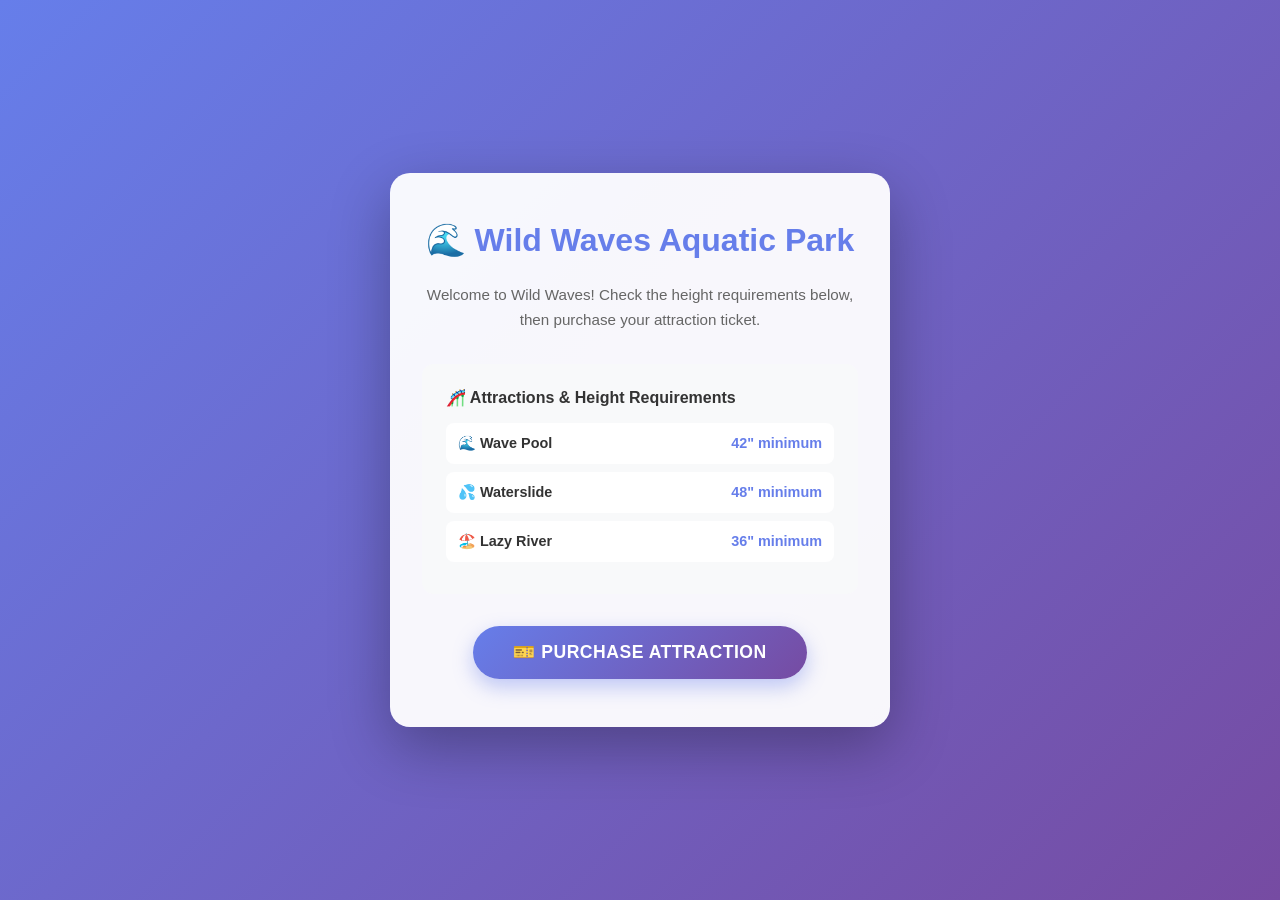
<file: pages/wildwaves.html>
<!DOCTYPE html>
<html lang="en">
  <head>
    <meta charset="UTF-8" />
    <meta name="viewport" content="width=device-width, initial-scale=1.0" />
    <title>Wild Waves Aquatic Park</title>
    <style>
      * {
        margin: 0;
        padding: 0;
        box-sizing: border-box;
      }

      body {
        font-family: -apple-system, BlinkMacSystemFont, 'Segoe UI', Roboto, 'Helvetica Neue', sans-serif;
        background: linear-gradient(135deg, #667eea 0%, #764ba2 100%);
        min-height: 100vh;
        display: flex;
        flex-direction: column;
        align-items: center;
        justify-content: center;
        padding: 20px;
      }
      
      .container {
        text-align: center;
        background: rgba(255, 255, 255, 0.95);
        padding: 3rem 2rem;
        border-radius: 20px;
        box-shadow: 0 20px 60px rgba(0, 0, 0, 0.3);
        max-width: 500px;
        width: 100%;
      }

      h1 {
        color: #667eea;
        font-size: 2rem;
        margin-bottom: 1.5rem;
        font-weight: 800;
      }

      .info-text {
        color: #666;
        margin-bottom: 2rem;
        line-height: 1.6;
        font-size: 0.95rem;
      }
      
      button {
        background: linear-gradient(135deg, #667eea 0%, #764ba2 100%);
        color: white;
        border: none;
        padding: 16px 40px;
        font-size: 1.1rem;
        font-weight: 600;
        border-radius: 50px;
        cursor: pointer;
        box-shadow: 0 8px 20px rgba(102, 126, 234, 0.4);
        transition: all 0.3s ease;
        text-transform: uppercase;
        letter-spacing: 0.5px;
      }
      
      button:hover {
        transform: translateY(-3px);
        box-shadow: 0 12px 30px rgba(102, 126, 234, 0.5);
      }
      
      button:active {
        transform: translateY(-1px);
      }

      .attractions-list {
        background: #f8f9fa;
        padding: 1.5rem;
        border-radius: 12px;
        margin-bottom: 2rem;
        text-align: left;
      }

      .attractions-list h3 {
        color: #333;
        font-size: 1rem;
        margin-bottom: 1rem;
        font-weight: 700;
      }

      .attraction-item {
        display: flex;
        justify-content: space-between;
        padding: 0.75rem;
        margin-bottom: 0.5rem;
        background: white;
        border-radius: 8px;
        font-size: 0.9rem;
      }

      .attraction-name {
        color: #333;
        font-weight: 600;
      }

      .height-req {
        color: #667eea;
        font-weight: 700;
      }
    </style>
  </head>
  <body>
    <div class="container">
      <h1>🌊 Wild Waves Aquatic Park</h1>
      <p class="info-text">Welcome to Wild Waves! Check the height requirements below, then purchase your attraction ticket.</p>
      
      <div class="attractions-list">
        <h3>🎢 Attractions & Height Requirements</h3>
        <div class="attraction-item">
          <span class="attraction-name">🌊 Wave Pool</span>
          <span class="height-req">42" minimum</span>
        </div>
        <div class="attraction-item">
          <span class="attraction-name">💦 Waterslide</span>
          <span class="height-req">48" minimum</span>
        </div>
        <div class="attraction-item">
          <span class="attraction-name">🏖️ Lazy River</span>
          <span class="height-req">36" minimum</span>
        </div>
      </div>

      <button type="button" onclick="buyTicket()">🎫 Purchase Attraction</button>
    </div>

    <script>
      const WAVE_POOL_MIN_HEIGHT = 42; // in inches
      const WATERSLIDE_MIN_HEIGHT = 48; // in inches
      const LAZY_RIVER_MIN_HEIGHT = 36; // in inches
      
      function buyTicket() {
        const attractionType = prompt(
          'Which attraction do you want to visit?\n\nType:\n• "wave" for Wave Pool (42" min)\n• "water" for Waterslide (48" min)\n• "river" for Lazy River (36" min)'
        );
        
        if (!attractionType) {
          return; // User cancelled
        }
        
        const userHeight = prompt("What is your height in inches?");
        
        if (!userHeight) {
          return; // User cancelled
        }
        
        const isAllowed = checkHeight(attractionType.toLowerCase(), parseInt(userHeight));
        
        console.log("User's selected attraction is " + attractionType);
        console.log("User's height is " + userHeight + " inches");
        
        if (isAllowed) {
          alert("🎉 Enjoy the " + getAttractionName(attractionType) + "!");
        } else {
          alert("❌ Sorry, you are not tall enough for this ride.\n\nPlease check the height requirements and try another attraction!");
        }
      }
      
      function checkHeight(attraction, height) {
        if (attraction === "wave") {
          return height >= WAVE_POOL_MIN_HEIGHT;
        } else if (attraction === "water") {
          return height >= WATERSLIDE_MIN_HEIGHT;
        } else if (attraction === "river") {
          return height >= LAZY_RIVER_MIN_HEIGHT;
        } else {
          alert("⚠️ Invalid attraction type. Please enter 'wave', 'water', or 'river'.");
          return false;
        }
      }

      function getAttractionName(type) {
        const names = {
          'wave': 'Wave Pool',
          'water': 'Waterslide',
          'river': 'Lazy River'
        };
        return names[type.toLowerCase()] || type;
      }
    </script>
  </body>
</html>
</file>
<file: css/style.css>
/* ================================
   IMPORT SORA FONT
   ================================ */

@import url('https://fonts.googleapis.com/css2?family=Sora:wght@400;600;700;800&display=swap');

/* ================================
   RESET & BASE STYLES
   ================================ */

* {
    margin: 0;
    padding: 0;
    box-sizing: border-box;
}

body {
    font-family: 'Sora', -apple-system, BlinkMacSystemFont, 'Segoe UI', Roboto, sans-serif;
    line-height: 1.6;
    color: #212529;
    background: #F8F9FA;
    overflow-x: hidden;
    cursor: none;
}

/* ================================
   CUSTOM CURSOR
   ================================ */

.cursor {
    width: 20px;
    height: 20px;
    border: 2px solid #212529;
    border-radius: 50%;
    position: fixed;
    pointer-events: none;
    z-index: 9999;
    transition: all 0.15s ease;
    transform: translate(-50%, -50%);
    mix-blend-mode: difference;
}

.cursor-follower {
    width: 8px;
    height: 8px;
    background: #E8727D;
    border-radius: 50%;
    position: fixed;
    pointer-events: none;
    z-index: 9999;
    transition: all 0.3s ease;
    transform: translate(-50%, -50%);
}

/* ================================
   NAVIGATION
   ================================ */

nav {
    position: fixed;
    top: 0;
    left: 0;
    right: 0;
    padding: 1.5rem 3rem;
    z-index: 1000;
    transition: all 0.3s ease;
    background: transparent;
}

nav.scrolled {
    background: rgba(248, 249, 250, 0.95);
    backdrop-filter: blur(10px);
    box-shadow: 0 5px 30px rgba(0, 0, 0, 0.08);
}

nav ul {
    list-style: none;
    display: flex;
    justify-content: center;
    align-items: center;
    gap: 3rem;
}

.nav-logo {
    margin: 0 1rem;
}

.nav-logo a {
    padding: 0;
    display: flex;
    align-items: center;
}

.nav-logo svg {
    transition: transform 0.3s ease;
}

.nav-logo:hover svg {
    transform: scale(1.1);
}

.nav-logo a::after {
    display: none;
}

nav a {
    text-decoration: none;
    color: #212529;
    font-weight: 600;
    font-size: 1rem;
    position: relative;
    padding: 0.5rem 0;
    transition: color 0.3s ease;
}

nav a::after {
    content: '';
    position: absolute;
    bottom: 0;
    left: 0;
    width: 0;
    height: 2px;
    background: #E8727D;
    transition: width 0.3s ease;
}

nav a:hover::after {
    width: 100%;
}

nav a:hover {
    color: #E8727D;
}

/* ================================
   HERO SECTION
   ================================ */

.hero {
    min-height: 100vh;
    display: flex;
    flex-direction: column;
    justify-content: center;
    align-items: center;
    position: relative;
    overflow: hidden;
    background: linear-gradient(135deg, #FFFFFF 0%, #F8F9FA 100%);
}

.hero-background {
    position: absolute;
    top: 0;
    left: 0;
    width: 100%;
    height: 100%;
    z-index: 0;
}

.floating-shapes {
    position: absolute;
    width: 100%;
    height: 100%;
}

.shape {
    position: absolute;
    border-radius: 50%;
    background: rgba(232, 114, 125, 0.08);
    animation: float 20s infinite ease-in-out;
}

.shape:nth-child(1) {
    width: 300px;
    height: 300px;
    top: 10%;
    left: 10%;
    animation-delay: 0s;
}

.shape:nth-child(2) {
    width: 200px;
    height: 200px;
    top: 60%;
    right: 15%;
    animation-delay: -5s;
}

.shape:nth-child(3) {
    width: 250px;
    height: 250px;
    bottom: 20%;
    left: 20%;
    animation-delay: -10s;
}

.shape:nth-child(4) {
    width: 180px;
    height: 180px;
    top: 30%;
    right: 30%;
    animation-delay: -15s;
}

@keyframes float {
    0%, 100% {
        transform: translate(0, 0) scale(1);
    }
    33% {
        transform: translate(50px, -50px) scale(1.1);
    }
    66% {
        transform: translate(-30px, 30px) scale(0.9);
    }
}

.hero-content {
    position: relative;
    z-index: 1;
    text-align: center;
    padding: 2rem;
}

.hero-content h1 {
    font-size: clamp(3rem, 8vw, 6rem);
    font-weight: 800;
    margin-bottom: 1.5rem;
    color: #212529;
}

.hero-content h1 span {
    display: inline-block;
    animation: fadeInUp 0.8s ease-out both;
}

.hero-content h1 span:nth-child(1) { animation-delay: 0.1s; }
.hero-content h1 span:nth-child(2) { animation-delay: 0.15s; }
.hero-content h1 span:nth-child(3) { animation-delay: 0.2s; }
.hero-content h1 span:nth-child(4) { animation-delay: 0.25s; }
.hero-content h1 span:nth-child(5) { animation-delay: 0.3s; }
.hero-content h1 span:nth-child(6) { animation-delay: 0.35s; }
.hero-content h1 span:nth-child(7) { animation-delay: 0.4s; }
.hero-content h1 span:nth-child(8) { animation-delay: 0.45s; }
.hero-content h1 span:nth-child(9) { animation-delay: 0.5s; }
.hero-content h1 span:nth-child(10) { animation-delay: 0.55s; }
.hero-content h1 span:nth-child(11) { animation-delay: 0.6s; }
.hero-content h1 span:nth-child(12) { animation-delay: 0.65s; }
.hero-content h1 span:nth-child(13) { animation-delay: 0.7s; }
.hero-content h1 span:nth-child(14) { animation-delay: 0.75s; }
.hero-content h1 span:nth-child(15) { animation-delay: 0.8s; }

@keyframes fadeInUp {
    from {
        opacity: 0;
        transform: translateY(30px);
    }
    to {
        opacity: 1;
        transform: translateY(0);
    }
}

.hero-content p {
    font-size: clamp(1.2rem, 3vw, 1.8rem);
    color: #6C757D;
    font-weight: 400;
    animation: fadeInUp 1s ease-out 0.5s both;
    margin-bottom: 2rem;
}

.hero-cta {
    display: inline-block;
    background: #E8727D;
    color: #FFFFFF;
    padding: 1.2rem 3rem;
    border-radius: 50px;
    text-decoration: none;
    font-weight: 700;
    font-size: 1.1rem;
    transition: all 0.3s ease;
    border: 2px solid #E8727D;
    animation: fadeInUp 1s ease-out 0.7s both;
    margin-top: 1rem;
}

.hero-cta:hover {
    background: transparent;
    color: #E8727D;
    transform: translateY(-5px);
    box-shadow: 0 15px 40px rgba(232, 114, 125, 0.3);
}

.scroll-indicator {
    position: absolute;
    bottom: 3rem;
    left: 50%;
    transform: translateX(-50%);
    animation: bounce 2s infinite;
    z-index: 1;
}

.scroll-indicator p {
    color: #6C757D;
    font-size: 0.9rem;
    font-weight: 600;
    text-transform: uppercase;
    letter-spacing: 2px;
}

@keyframes bounce {
    0%, 100% {
        transform: translateX(-50%) translateY(0);
    }
    50% {
        transform: translateX(-50%) translateY(-20px);
    }
}

/* ================================
   CONTAINER & SECTIONS
   ================================ */

.container {
    max-width: 1200px;
    margin: 0 auto;
    padding: 2rem;
}

section {
    padding: 6rem 2rem;
}

h2 {
    font-size: clamp(2.5rem, 5vw, 3.5rem);
    font-weight: 800;
    margin-bottom: 2rem;
    color: #212529;
}

.section-intro {
    font-size: 1.3rem;
    color: #6C757D;
    max-width: 800px;
    margin: 0 auto 4rem;
    text-align: center;
    line-height: 1.8;
    font-weight: 400;
}

/* ================================
   REVEAL ANIMATION
   ================================ */

.reveal {
    opacity: 0;
    transform: translateY(50px);
    transition: all 0.8s ease;
}

.reveal.active {
    opacity: 1;
    transform: translateY(0);
}

/* ================================
   ABOUT SECTION
   ================================ */

.about-grid {
    display: grid;
    grid-template-columns: repeat(auto-fit, minmax(280px, 1fr));
    gap: 2rem;
    margin-top: 3rem;
}

.about-card {
    background: #FFFFFF;
    padding: 2.5rem;
    border-radius: 20px;
    border: 2px solid #E9ECEF;
    transition: all 0.4s ease;
}

.about-card:hover {
    transform: translateY(-10px);
    border-color: #E8727D;
    box-shadow: 0 20px 60px rgba(232, 114, 125, 0.15);
}

.about-card h4 {
    font-size: 1.5rem;
    margin-bottom: 1rem;
    color: #212529;
    font-weight: 700;
}

.about-card p {
    color: #6C757D;
    line-height: 1.8;
    font-weight: 400;
}

/* ================================
   PROJECTS SECTION
   ================================ */

.project-grid {
    display: grid;
    grid-template-columns: repeat(auto-fit, minmax(320px, 1fr));
    gap: 3rem;
    margin-top: 3rem;
}

.project-card {
    background: #FFFFFF;
    border-radius: 20px;
    overflow: hidden;
    transition: all 0.4s ease;
    border: 2px solid #E9ECEF;
    cursor: pointer;
}

.project-card:hover {
    transform: translateY(-15px);
    box-shadow: 0 25px 70px rgba(232, 114, 125, 0.2);
    border-color: #E8727D;
}

.project-content p {
    color: #6C757D;
    line-height: 1.8;
    margin-bottom: 1.5rem;
    font-weight: 400;
}

.project-tags {
    display: flex;
    flex-wrap: wrap;
    gap: 0.8rem;
}

.tag {
    background: #FFE8EB;
    color: #E8727D;
    padding: 0.5rem 1rem;
    border-radius: 25px;
    font-size: 0.85rem;
    font-weight: 600;
}

/* ================================
   PARALLAX EFFECT
   ================================ */

.parallax {
    transition: transform 0.3s ease;
}

.parallax:hover {
    transform: perspective(1000px) rotateY(2deg) rotateX(2deg);
}

/* ================================
   CONTACT SECTION
   ================================ */

.contact-grid {
    display: grid;
    grid-template-columns: repeat(auto-fit, minmax(250px, 1fr));
    gap: 2rem;
    margin-top: 3rem;
}

.contact-item {
    background: #FFFFFF;
    padding: 2.5rem;
    border-radius: 20px;
    text-align: center;
    transition: all 0.4s ease;
    border: 2px solid #E9ECEF;
}

.contact-item:hover {
    transform: translateY(-10px);
    border-color: #E8727D;
    box-shadow: 0 20px 60px rgba(232, 114, 125, 0.15);
}

.contact-item .icon {
    font-size: 3rem;
    margin-bottom: 1rem;
}

.contact-item a {
    color: #E8727D;
    text-decoration: none;
    font-weight: 600;
    font-size: 1.1rem;
    transition: color 0.3s ease;
}

.contact-item a:hover {
    color: #D0606B;
}

.cta-button {
    display: inline-block;
    background: #E8727D;
    color: #FFFFFF;
    padding: 1.2rem 3rem;
    border-radius: 50px;
    text-decoration: none;
    font-weight: 700;
    font-size: 1.1rem;
    transition: all 0.3s ease;
    border: 2px solid #E8727D;
}

.cta-button:hover {
    background: transparent;
    color: #E8727D;
    transform: translateY(-5px);
    box-shadow: 0 15px 40px rgba(232, 114, 125, 0.3);
}

/* ================================
   FOOTER
   ================================ */

footer {
    background: #FFFFFF;
    padding: 6rem 2rem 3rem;
    text-align: center;
    border-top: 2px solid #E9ECEF;
    margin-top: 6rem;
}

.footer-name {
    font-size: clamp(3rem, 8vw, 6rem);
    font-weight: 800;
    color: #212529;
    margin-bottom: 1rem;
    letter-spacing: -0.02em;
    line-height: 1.1;
}

footer p {
    color: #6C757D;
    margin: 0.5rem 0;
    font-weight: 400;
    font-size: 1rem;
}

/* ================================
   PROJECTS SECTION - INTERACTIVE (OLD)
   ================================ */

.project-grid-interactive {
    display: grid;
    grid-template-columns: repeat(auto-fit, minmax(350px, 1fr));
    gap: 2rem;
    margin-top: 3rem;
}

.project-card-interactive {
    position: relative;
    height: 500px;
    border-radius: 20px;
    overflow: hidden;
    cursor: pointer;
    text-decoration: none;
    display: block;
    transition: transform 0.3s ease, box-shadow 0.3s ease;
}

.project-card-interactive:hover {
    transform: scale(1.03);
    box-shadow: 0 25px 70px rgba(232, 114, 125, 0.25);
}

.project-image-bg {
    width: 100%;
    height: 100%;
    background-size: cover;
    background-position: center;
    position: relative;
    transition: transform 0.5s ease;
}

.project-card-interactive:hover .project-image-bg {
    transform: scale(1.1);
}

.project-overlay {
    position: absolute;
    top: 0;
    left: 0;
    right: 0;
    bottom: 0;
    background: linear-gradient(
        to bottom,
        rgba(232, 114, 125, 0) 0%,
        rgba(232, 114, 125, 0.3) 50%,
        rgba(232, 114, 125, 0.9) 100%
    );
    transition: opacity 0.3s ease;
}

.project-card-interactive:hover .project-overlay {
    opacity: 0.7;
}

.project-content-bottom {
    position: absolute;
    bottom: 0;
    left: 0;
    right: 0;
    padding: 2.5rem;
    z-index: 2;
    transition: transform 0.3s ease;
}

.project-card-interactive:hover .project-content-bottom {
    transform: translateY(-15px);
}

.project-meta {
    margin-bottom: 0.8rem;
}

.project-category {
    color: #FFFFFF;
    font-size: 0.85rem;
    font-weight: 600;
    letter-spacing: 1px;
    text-transform: uppercase;
    opacity: 0.9;
}

.project-title-interactive {
    font-size: 2.5rem;
    font-weight: 800;
    color: #FFFFFF;
    margin-bottom: 0.5rem;
    line-height: 1.2;
}

.project-description {
    font-size: 1.1rem;
    color: rgba(255, 255, 255, 0.9);
    margin-bottom: 1.5rem;
    line-height: 1.5;
    font-weight: 400;
}

.project-cta {
    display: inline-flex;
    align-items: center;
    gap: 0.8rem;
    opacity: 0;
    transform: translateY(10px);
    transition: all 0.3s ease 0.1s;
}

.project-card-interactive:hover .project-cta {
    opacity: 1;
    transform: translateY(0);
}

.cta-text {
    color: #FFFFFF;
    font-size: 1rem;
    font-weight: 700;
    letter-spacing: 0.5px;
}

.cta-arrow {
    color: #E8727D;
    font-size: 1.5rem;
    font-weight: 700;
    transition: transform 0.3s ease;
}

.project-card-interactive:hover .cta-arrow {
    transform: translateX(5px);
}

/* ================================
   FULL-VIEWPORT SPLIT PROJECT SECTIONS
   ================================ */

.project-section {
    height: 100vh;
    display: flex;
    align-items: center;
    overflow: hidden;
    opacity: 0;
    transform: translateY(80px);
    transition: opacity 1s cubic-bezier(0.25, 0.46, 0.45, 0.94),
                transform 1s cubic-bezier(0.25, 0.46, 0.45, 0.94);
}

/* Fade in when scrolled into view */
.project-section.in-view {
    opacity: 1;
    transform: translateY(0);
}

.project-split {
    display: flex;
    width: 100%;
    height: 100%;
    cursor: pointer;
    text-decoration: none;
    transition: transform 0.3s cubic-bezier(0.25, 0.46, 0.45, 0.94);
    transform-style: preserve-3d;
    will-change: transform;
}

/* Hover scale is now handled by JavaScript tilt effect */

/* Alternating layouts */
.project-section:nth-child(even) .project-split {
    flex-direction: row-reverse;
}

.project-image {
    flex: 0 0 55%;
    background-size: cover;
    background-position: center;
    position: relative;
    overflow: hidden;
    will-change: transform;
}

/* Subtle gradient for depth */
.project-image::after {
    content: '';
    position: absolute;
    inset: 0;
    background: linear-gradient(to right, rgba(0,0,0,0.1), transparent);
    z-index: 2;
    pointer-events: none;
}

/* Image zoom on hover - JavaScript parallax is separate */
.project-split:hover .project-image {
    background-size: 110%;
    transition: background-size 0.8s cubic-bezier(0.25, 0.46, 0.45, 0.94);
}

.project-content {
    flex: 0 0 45%;
    padding: 4rem 5rem;
    display: flex;
    flex-direction: column;
    justify-content: center;
    background: #fafafa;
    position: relative;
}

.project-accent {
    width: 50px;
    height: 3px;
    background: #E8727D;
    margin-bottom: 2rem;
    transform: translateY(0);
    transition: transform 0.5s cubic-bezier(0.25, 0.46, 0.45, 0.94) 0.1s;
}

.project-split:hover .project-accent {
    transform: translateY(-20px);
}

.project-category {
    transform: translateY(0);
    transition: transform 0.5s cubic-bezier(0.25, 0.46, 0.45, 0.94) 0.15s, 
                opacity 0.5s cubic-bezier(0.25, 0.46, 0.45, 0.94) 0.15s;
    opacity: 1;
}

.project-split:hover .project-category {
    transform: translateY(-20px);
}

.project-title {
    font-size: 3rem;
    font-weight: 600;
    margin-bottom: 1.5rem;
    line-height: 1.2;
    color: #212529;
    transform: translateY(0);
    transition: transform 0.5s cubic-bezier(0.25, 0.46, 0.45, 0.94) 0.2s;
}

.project-split:hover .project-title {
    transform: translateY(-20px);
}

.project-description {
    transform: translateY(0);
    transition: transform 0.5s cubic-bezier(0.25, 0.46, 0.45, 0.94) 0.25s;
}

.project-split:hover .project-description {
    transform: translateY(-20px);
}

.project-link {
    display: inline-flex;
    align-items: center;
    gap: 0.5rem;
    color: #212529;
    text-decoration: none;
    font-weight: 500;
    font-size: 1rem;
    opacity: 0;
    transform: translateY(30px);
    transition: all 0.5s cubic-bezier(0.25, 0.46, 0.45, 0.94) 0.3s;
    pointer-events: none;
}

.project-split:hover .project-link {
    opacity: 1;
    transform: translateY(0);
    gap: 1rem;
    color: #E8727D;
    pointer-events: auto;
}

.project-link::after {
    content: '→';
    font-size: 1.2rem;
    transition: transform 0.4s cubic-bezier(0.34, 1.56, 0.64, 1);
}

.project-split:hover .project-link::after {
    transform: translateX(8px);
}

/* Magnetic hover effect on CTA */
.project-link {
    position: relative;
}

.project-split:hover .project-link {
    animation: magneticPulse 2s ease-in-out infinite;
}

@keyframes magneticPulse {
    0%, 100% {
        transform: translateY(0);
    }
    50% {
        transform: translateY(-2px);
    }
}

/* ================================
   RESPONSIVE DESIGN
   ================================ */

@media (max-width: 768px) {
    nav ul {
        gap: 1.5rem;
    }

    nav a {
        font-size: 0.9rem;
    }

    .hero-content h1 {
        font-size: 2.5rem;
    }

    .hero-content p {
        font-size: 1.2rem;
    }

    section {
        padding: 4rem 1rem;
    }

    h2 {
        font-size: 2rem;
    }

    .section-intro {
        font-size: 1.1rem;
    }

    .about-grid,
    .project-grid,
    .project-grid-interactive,
    .contact-grid {
        grid-template-columns: 1fr;
    }

    .project-card-interactive {
        height: 400px;
    }

    .project-title-interactive {
        font-size: 2rem;
    }

    .project-description {
        font-size: 1rem;
    }

    /* Full-viewport split sections responsive */
    .project-split {
        flex-direction: column !important;
    }

    .project-image,
    .project-content {
        flex: 0 0 50%;
    }

    .project-title {
        font-size: 2.5rem;
    }

    .project-content {
        padding: 3rem 2rem;
    }
}

@media (max-width: 480px) {
    nav {
        padding: 1rem 1.5rem;
    }

    nav ul {
        gap: 1rem;
    }

    .hero-content h1 {
        font-size: 2rem;
    }

    .hero-content p {
        font-size: 1rem;
    }

    .project-content {
        padding: 2rem 1.5rem;
    }

    .project-title {
        font-size: 2rem;
    }
}

/* ================================
   SHAZAM ROTATING ANIMATION
   ================================ */

.shazam-animation-container {
    background: linear-gradient(135deg, #1a1a2e 0%, #16213e 100%);
    display: flex;
    align-items: center;
    justify-content: center;
    position: relative;
    overflow: visible;
}

.shazam-hero {
    position: relative;
    width: 260px;
    height: 260px;
    display: flex;
    flex-direction: column;
    align-items: center;
    justify-content: center;
}

.shazam-rotating {
    position: absolute;
    width: 180px;
    height: 180px;
    animation: spin 6s linear infinite;
    z-index: 2;
}

.shazam-glow {
    position: absolute;
    width: 260px;
    height: 260px;
    filter: blur(22px);
    opacity: 0.9;
    animation: pulse 3s ease-in-out infinite;
    z-index: 1;
}

.shazam-label {
    position: absolute;
    bottom: -40px;
    font-size: 1rem;
    color: #d9d9d9;
    letter-spacing: 0.5px;
    font-weight: 400;
}

@keyframes spin {
    from { transform: rotate(0deg); }
    to { transform: rotate(360deg); }
}

@keyframes pulse {
    0% { transform: scale(1); opacity: 0.75; }
    50% { transform: scale(1.15); opacity: 1; }
    100% { transform: scale(1); opacity: 0.75; }
}

/* Pause animation when not hovering, play on hover */
.project-split:not(:hover) .shazam-rotating,
.project-split:not(:hover) .shazam-glow {
    animation-play-state: paused;
}

.project-split:hover .shazam-rotating,
.project-split:hover .shazam-glow {
    animation-play-state: running;
}
/* ================================
   NETFLIX GROUP WATCH - PROJECT CARD
   Add to end of style.css
   ================================ */

.netflix-animation-container {
    background: #141414;
    position: relative;
    overflow: hidden;
}

.netflix-hero {
    display: flex;
    flex-direction: column;
    align-items: center;
    justify-content: center;
    height: 100%;
    gap: 1.5rem;
    transition: all 0.4s ease;
}

.netflix-logo {
    width: 160px;
    height: auto;
    filter: drop-shadow(0 0 30px rgba(229, 9, 20, 0.4));
    transition: all 0.6s ease;
}

.netflix-animation-container:hover .netflix-logo {
    filter: drop-shadow(0 0 50px rgba(229, 9, 20, 0.6));
    transform: scale(1.05);
}

.netflix-label {
    font-size: 1.1rem;
    font-weight: 600;
    color: #FFFFFF;
    letter-spacing: 3px;
    text-transform: uppercase;
    opacity: 0.8;
    transition: opacity 0.3s ease;
}

.netflix-animation-container:hover .netflix-label {
    opacity: 1;
}
/* ================================
   NETFLIX PREVIEW IMAGE
   ================================ */
 
.netflix-animation-container {
    background: #141414;
    display: flex;
    align-items: center;
    justify-content: center;
}
 
.netflix-preview-img {
    height: 85%;
    width: auto;
    max-width: 85%;
    object-fit: contain;
    display: block;
    border-radius: 16px;
    box-shadow: 0 24px 60px rgba(0,0,0,0.6), 0 0 0 1px rgba(255,255,255,0.06);
    transition: transform 0.5s ease, box-shadow 0.5s ease;
}
 
.project-split:hover .netflix-preview-img {
    transform: translateY(-8px) scale(1.02);
    box-shadow: 0 40px 80px rgba(0,0,0,0.7), 0 0 40px rgba(229,9,20,0.15), 0 0 0 1px rgba(255,255,255,0.08);
}
</file>
<file: css/netflix-case-study.css>
/* ================================================================
   NETFLIX GROUP WATCH — CASE STUDY STYLES
   Adobe Digital Academy Capstone · Jan–Feb 2026
   ================================================================
   Fonts: DM Serif Display + DM Sans (loaded via HTML <link>)
   Depends on: images/RachelKim.png, images/AlexRivera.png
   ================================================================ */

/* ─── TOKENS ──────────────────────────────────────────────── */
:root {
  --ink:     #0f0f0f;
  --ink-2:   #3a3a3a;
  --ink-3:   #888;
  --rule:    #e2e2e2;
  --bg:      #fafaf8;
  --bg-warm: #f4f3ef;
  --bg-dark: #0f0f0f;
  --red:     #e5091a;
  --red-dim: rgba(229,9,26,.08);
  --accent:  #c8b8a2;
  --max:     860px;
  --gap:     120px;
}

/* ─── RESET ───────────────────────────────────────────────── */
*, *::before, *::after { box-sizing: border-box; margin: 0; padding: 0; }
html { scroll-behavior: smooth; scroll-padding-top: 32px; }
body {
  font-family: 'DM Sans', sans-serif;
  background: var(--bg);
  color: var(--ink);
  line-height: 1.7;
  -webkit-font-smoothing: antialiased;
}
a { color: inherit; text-decoration: none; }
img { max-width: 100%; display: block; }

/* ─── TYPOGRAPHY ──────────────────────────────────────────── */
.serif { font-family: 'DM Serif Display', serif; }

.label {
  font-size: 10px;
  font-weight: 600;
  letter-spacing: .18em;
  text-transform: uppercase;
  color: var(--ink-3);
}

.eyebrow {
  font-size: 11px;
  font-weight: 500;
  letter-spacing: .15em;
  text-transform: uppercase;
  color: var(--red);
  display: flex;
  align-items: center;
  gap: 10px;
  margin-bottom: 20px;
}
.eyebrow::before {
  content: '';
  width: 24px;
  height: 1px;
  background: var(--red);
  flex-shrink: 0;
}

h2.display {
  font-family: 'DM Serif Display', serif;
  font-size: clamp(32px, 5vw, 52px);
  line-height: 1.1;
  letter-spacing: -.02em;
  color: var(--ink);
  margin-bottom: 24px;
}

h3.section-title {
  font-size: 13px;
  font-weight: 600;
  letter-spacing: .12em;
  text-transform: uppercase;
  color: var(--ink-2);
  margin-bottom: 20px;
}

p.body-lg {
  font-size: 17px;
  line-height: 1.75;
  color: var(--ink-2);
  font-weight: 300;
}

p.body {
  font-size: 15px;
  line-height: 1.75;
  color: var(--ink-2);
  font-weight: 300;
}

/* ─── LAYOUT ──────────────────────────────────────────────── */
.wrap { max-width: var(--max); margin: 0 auto; padding: 0 40px; }

.section {
  padding: var(--gap) 0;
  border-top: 1px solid var(--rule);
}

.section:first-of-type { border-top: none; }

.two-col {
  display: grid;
  grid-template-columns: 200px 1fr;
  gap: 60px;
  align-items: start;
}

.sidebar-label {
  padding-top: 6px;
}

/* ─── HERO ────────────────────────────────────────────────── */
.hero {
  background: var(--bg-dark);
  padding: 100px 40px 80px;
  position: relative;
  overflow: hidden;
}

.hero::after {
  content: '';
  position: absolute;
  inset: 0;
  background:
    radial-gradient(ellipse 60% 50% at 80% 50%, rgba(229,9,26,.12) 0%, transparent 70%),
    radial-gradient(ellipse 40% 60% at 10% 80%, rgba(200,184,162,.06) 0%, transparent 60%);
  pointer-events: none;
}

.hero-inner {
  max-width: var(--max);
  margin: 0 auto;
  position: relative;
  z-index: 1;
}

.hero-tag {
  display: inline-flex;
  align-items: center;
  gap: 8px;
  font-size: 10px;
  font-weight: 600;
  letter-spacing: .2em;
  text-transform: uppercase;
  color: rgba(255,255,255,.35);
  border: 1px solid rgba(255,255,255,.1);
  padding: 7px 14px;
  border-radius: 100px;
  margin-bottom: 48px;
}
.hero-tag span { color: var(--red); }

.hero h1 {
  font-family: 'DM Serif Display', serif;
  font-size: clamp(52px, 9vw, 96px);
  line-height: .95;
  letter-spacing: -.03em;
  color: #fff;
  margin-bottom: 8px;
}

.hero h1 em {
  font-style: italic;
  color: rgba(255,255,255,.4);
}

.hero-sub {
  font-size: 16px;
  color: rgba(255,255,255,.4);
  font-weight: 300;
  margin-top: 28px;
  margin-bottom: 64px;
  max-width: 460px;
  line-height: 1.6;
}

.hero-meta {
  display: flex;
  gap: 48px;
  flex-wrap: wrap;
  border-top: 1px solid rgba(255,255,255,.08);
  padding-top: 32px;
}

.hero-meta-item .lbl {
  font-size: 10px;
  font-weight: 600;
  letter-spacing: .18em;
  text-transform: uppercase;
  color: rgba(255,255,255,.25);
  margin-bottom: 6px;
}
.hero-meta-item .val {
  font-size: 13px;
  color: rgba(255,255,255,.65);
  font-weight: 400;
  line-height: 1.5;
}

/* ─── AT A GLANCE ─────────────────────────────────────────── */
.glance {
  background: var(--bg-warm);
  border-bottom: 1px solid var(--rule);
  padding: 56px 40px;
}

.glance-inner {
  max-width: var(--max);
  margin: 0 auto;
}

.glance-grid {
  display: grid;
  grid-template-columns: 1fr 1fr 1.4fr;
  gap: 1px;
  background: var(--rule);
  border: 1px solid var(--rule);
  border-radius: 12px;
  overflow: hidden;
  margin-top: 32px;
}

.glance-col {
  background: var(--bg-warm);
  padding: 32px 36px;
}

.glance-col h4 {
  font-size: 10px;
  font-weight: 600;
  letter-spacing: .18em;
  text-transform: uppercase;
  color: var(--ink-3);
  margin-bottom: 20px;
}

.glance-col ul {
  list-style: none;
  display: flex;
  flex-direction: column;
  gap: 10px;
}

.glance-col ul li {
  font-size: 14px;
  color: var(--ink-2);
  font-weight: 300;
  display: flex;
  align-items: flex-start;
  gap: 10px;
  line-height: 1.5;
}

.glance-col ul li::before {
  content: '→';
  color: var(--red);
  font-size: 12px;
  flex-shrink: 0;
  margin-top: 2px;
}

.glance-outcome {
  background: var(--ink);
}

.glance-outcome h4 {
  color: rgba(255,255,255,.3) !important;
}

.glance-outcome p {
  font-size: 15px;
  color: rgba(255,255,255,.7);
  font-weight: 300;
  line-height: 1.75;
}

.glance-outcome p strong {
  color: #fff;
  font-weight: 500;
}

/* ─── PROCESS STRIP ───────────────────────────────────────── */
.process-strip {
  display: flex;
  align-items: center;
  gap: 0;
  margin-top: 48px;
  border: 1px solid var(--rule);
  border-radius: 100px;
  overflow: hidden;
}

.process-step {
  flex: 1;
  display: flex;
  align-items: center;
  justify-content: center;
  gap: 10px;
  padding: 16px 20px;
  border-right: 1px solid var(--rule);
  font-size: 12px;
  font-weight: 500;
  color: var(--ink-2);
  transition: background .2s;
}

.process-step:last-child { border-right: none; }
.process-step.active { background: var(--ink); color: #fff; }
.process-step { cursor: pointer; text-decoration: none; }
.process-step:hover:not(.active) { background: var(--bg-warm); }

.process-step .step-icon { font-size: 14px; }
.process-step .step-name { font-size: 11px; font-weight: 600; letter-spacing: .05em; }

/* ─── PROBLEM BOX ─────────────────────────────────────────── */
.problem-box {
  border-left: 2px solid var(--red);
  padding: 32px 40px;
  background: var(--bg-warm);
  margin: 40px 0;
  border-radius: 0 12px 12px 0;
}

.problem-box p {
  font-family: 'DM Serif Display', serif;
  font-size: clamp(18px, 2.5vw, 24px);
  line-height: 1.55;
  color: var(--ink);
  font-weight: 400;
}

.problem-box p strong { color: var(--ink); }

/* ─── OVERVIEW CARDS ──────────────────────────────────────── */
.overview-cards {
  display: grid;
  grid-template-columns: repeat(3, 1fr);
  gap: 1px;
  background: var(--rule);
  border: 1px solid var(--rule);
  border-radius: 12px;
  overflow: hidden;
  margin-top: 40px;
}

.ov-card {
  background: var(--bg);
  padding: 28px 28px 24px;
}

.ov-card .icon {
  font-size: 20px;
  margin-bottom: 14px;
  display: block;
}

.ov-card h4 {
  font-size: 10px;
  font-weight: 600;
  letter-spacing: .18em;
  text-transform: uppercase;
  color: var(--ink-3);
  margin-bottom: 8px;
}

.ov-card p {
  font-size: 14px;
  color: var(--ink-2);
  font-weight: 400;
  line-height: 1.55;
}

/* ─── STATS ROW ───────────────────────────────────────────── */
.stats-row {
  display: grid;
  grid-template-columns: repeat(3, 1fr);
  gap: 1px;
  background: var(--rule);
  border: 1px solid var(--rule);
  border-radius: 12px;
  overflow: hidden;
  margin: 40px 0;
}

.stat-cell {
  background: var(--bg);
  padding: 32px 28px;
  text-align: left;
}

.stat-cell .num {
  font-family: 'DM Serif Display', serif;
  font-size: 48px;
  line-height: 1;
  color: var(--ink);
  margin-bottom: 6px;
}

.stat-cell .desc {
  font-size: 12px;
  color: var(--ink-3);
  font-weight: 400;
  line-height: 1.4;
}

/* ─── FINDINGS LIST ───────────────────────────────────────── */
.findings {
  display: flex;
  flex-direction: column;
  gap: 1px;
  background: var(--rule);
  border: 1px solid var(--rule);
  border-radius: 12px;
  overflow: hidden;
  margin-top: 32px;
}

.finding-row {
  display: grid;
  grid-template-columns: 48px 1fr;
  background: var(--bg);
  transition: background .15s;
}

.finding-row:hover { background: var(--bg-warm); }

.finding-icon {
  display: flex;
  align-items: flex-start;
  justify-content: center;
  padding: 22px 0 22px;
  font-size: 16px;
  border-right: 1px solid var(--rule);
}

.finding-body {
  padding: 20px 24px;
}

.finding-body p {
  font-size: 14px;
  color: var(--ink-2);
  font-weight: 300;
  line-height: 1.65;
  margin: 0;
}

.finding-body p strong {
  font-weight: 600;
  color: var(--ink);
}

/* ─── QUOTE ───────────────────────────────────────────────── */
.pull-quote {
  margin: 40px 0;
  padding: 0 0 0 32px;
  border-left: 2px solid var(--rule);
}

.pull-quote blockquote {
  font-family: 'DM Serif Display', serif;
  font-size: clamp(16px, 2vw, 20px);
  line-height: 1.5;
  color: var(--ink);
  font-style: italic;
  margin-bottom: 12px;
}

.pull-quote cite {
  font-size: 12px;
  color: var(--ink-3);
  font-style: normal;
  font-weight: 500;
  letter-spacing: .05em;
}

/* ─── INSIGHT CALLOUT ─────────────────────────────────────── */
.callout {
  background: var(--bg-warm);
  border: 1px solid var(--rule);
  border-radius: 12px;
  padding: 32px 36px;
  margin-top: 32px;
}

.callout h4 {
  font-size: 10px;
  font-weight: 600;
  letter-spacing: .18em;
  text-transform: uppercase;
  color: var(--red);
  margin-bottom: 12px;
}

.callout p {
  font-size: 15px;
  color: var(--ink-2);
  font-weight: 300;
  line-height: 1.75;
  margin: 0;
}

.callout p strong { font-weight: 600; color: var(--ink); }

/* ─── PERSONA CARDS ───────────────────────────────────────── */
.persona-grid {
  display: grid;
  grid-template-columns: 1fr 1fr;
  gap: 20px;
  margin-top: 40px;
}

.persona-card {
  border: 1px solid var(--rule);
  border-radius: 16px;
  overflow: hidden;
}

.persona-header {
  padding: 28px;
  display: flex;
  align-items: flex-start;
  gap: 16px;
  border-bottom: 1px solid var(--rule);
}

.persona-avatar {
  width: 52px;
  height: 52px;
  border-radius: 50%;
  display: flex;
  align-items: center;
  justify-content: center;
  font-size: 22px;
  flex-shrink: 0;
}

.persona-avatar.primary { background: var(--rule); overflow: hidden; }
.persona-avatar.secondary { background: var(--rule); overflow: hidden; }

.persona-name {
  font-family: 'DM Serif Display', serif;
  font-size: 22px;
  color: var(--ink);
  line-height: 1.1;
  margin-bottom: 4px;
}

.persona-role {
  font-size: 12px;
  color: var(--ink-3);
  font-weight: 400;
  margin-bottom: 8px;
}

.persona-badge {
  display: inline-block;
  font-size: 10px;
  font-weight: 600;
  letter-spacing: .12em;
  text-transform: uppercase;
  padding: 3px 10px;
  border-radius: 100px;
}

.persona-badge.primary { background: #eef; color: #5560d0; }
.persona-badge.secondary { background: #fff0f5; color: #c0392b; }

.persona-body {
  padding: 24px 28px;
  display: flex;
  flex-direction: column;
  gap: 20px;
}

.persona-quote {
  font-size: 13px;
  font-style: italic;
  color: var(--ink-2);
  line-height: 1.6;
  padding-left: 14px;
  border-left: 2px solid var(--rule);
}

.persona-section-label {
  font-size: 10px;
  font-weight: 600;
  letter-spacing: .15em;
  text-transform: uppercase;
  color: var(--ink-3);
  margin-bottom: 8px;
}

.persona-about {
  font-size: 13px;
  color: var(--ink-2);
  font-weight: 300;
  line-height: 1.65;
}

.tags {
  display: flex;
  flex-wrap: wrap;
  gap: 6px;
}

.tag {
  font-size: 12px;
  font-weight: 400;
  padding: 4px 12px;
  border-radius: 100px;
  border: 1px solid var(--rule);
  color: var(--ink-2);
  background: var(--bg);
}

.tag.goal { background: #f0faf4; color: #1a7a4a; border-color: #c5e8d3; }
.tag.pain { background: #fff2f2; color: #a03030; border-color: #f5cece; }
.tag.neutral { background: var(--bg-warm); }

/* ─── COMPETITIVE TABLE ───────────────────────────────────── */
.comp-table-wrap {
  overflow-x: auto;
  border: 1px solid var(--rule);
  border-radius: 12px;
  margin-top: 36px;
}

table {
  width: 100%;
  border-collapse: collapse;
  font-size: 13px;
}

thead tr { border-bottom: 1px solid var(--rule); }

thead th {
  padding: 14px 18px;
  text-align: left;
  font-size: 10px;
  font-weight: 600;
  letter-spacing: .15em;
  text-transform: uppercase;
  color: var(--ink-3);
  background: var(--bg-warm);
  white-space: nowrap;
}

tbody tr {
  border-bottom: 1px solid var(--rule);
  transition: background .12s;
}

tbody tr:last-child { border-bottom: none; }
tbody tr:hover { background: var(--bg-warm); }

tbody td {
  padding: 14px 18px;
  color: var(--ink-2);
  vertical-align: middle;
  font-weight: 300;
}

tbody td:first-child {
  font-weight: 500;
  color: var(--ink);
}

.badge {
  display: inline-block;
  font-size: 11px;
  font-weight: 500;
  padding: 2px 10px;
  border-radius: 100px;
}

.badge.alive { background: #e8f8ed; color: #1a6b34; }
.badge.dead { background: #fef0f0; color: #a83232; }
.badge.warn { background: #fef8ec; color: #8a5a10; }

.check { color: #1a6b34; font-weight: 600; }
.cross { color: #b0b0b0; }

/* ─── HMW ─────────────────────────────────────────────────── */
.hmw-grid {
  display: grid;
  grid-template-columns: 1fr 1fr;
  gap: 12px;
  margin-top: 32px;
}

.hmw-card {
  border: 1px solid var(--rule);
  border-radius: 12px;
  padding: 24px;
  background: var(--bg);
  position: relative;
  overflow: hidden;
  transition: border-color .15s;
}

.hmw-card:hover { border-color: var(--ink-3); }
.hmw-card.full { grid-column: 1 / -1; }

.hmw-num {
  font-family: 'DM Serif Display', serif;
  font-size: 72px;
  color: var(--bg-warm);
  position: absolute;
  top: -8px;
  right: 16px;
  line-height: 1;
  pointer-events: none;
  user-select: none;
}

.hmw-eyebrow {
  font-size: 10px;
  font-weight: 600;
  letter-spacing: .15em;
  text-transform: uppercase;
  color: var(--red);
  margin-bottom: 8px;
  position: relative;
}

.hmw-card p {
  font-size: 15px;
  color: var(--ink);
  font-weight: 500;
  line-height: 1.5;
  position: relative;
}

/* ─── FEATURE TABLE ───────────────────────────────────────── */
.feature-table {
  border: 1px solid var(--rule);
  border-radius: 12px;
  overflow: hidden;
  margin-top: 32px;
}

.feature-row {
  display: grid;
  grid-template-columns: 36px 1fr 1.4fr;
  border-bottom: 1px solid var(--rule);
  transition: background .12s;
}

.feature-row:last-child { border-bottom: none; }
.feature-row:hover { background: var(--bg-warm); }

.feature-status {
  display: flex;
  align-items: center;
  justify-content: center;
  font-size: 11px;
  font-weight: 700;
  border-right: 1px solid var(--rule);
}

.feature-status.yes { color: #1a6b34; background: #f0faf4; }
.feature-status.p2 { color: #8a8a8a; background: var(--bg-warm); }
.feature-status.no { color: #a83232; background: #fff0f0; }

.feature-name {
  padding: 14px 18px;
  font-size: 13px;
  font-weight: 500;
  color: var(--ink);
  border-right: 1px solid var(--rule);
  display: flex;
  align-items: center;
  background: var(--bg-warm);
}

.feature-desc {
  padding: 14px 18px;
  font-size: 13px;
  color: var(--ink-2);
  font-weight: 300;
  display: flex;
  align-items: center;
  line-height: 1.55;
}

/* ─── WIREFRAME CARDS ─────────────────────────────────────── */
.wireframe-grid {
  display: grid;
  grid-template-columns: repeat(3, 1fr);
  gap: 16px;
  margin-top: 36px;
}

.wireframe-card {
  border: 1px solid var(--rule);
  border-radius: 12px;
  overflow: hidden;
}

.wireframe-preview {
  background: #111;
  aspect-ratio: 9/16;
  max-height: 280px;
  display: flex;
  flex-direction: column;
  padding: 20px;
  gap: 8px;
}

.wf-bar { height: 6px; border-radius: 3px; background: rgba(255,255,255,.08); }
.wf-bar.s { width: 35%; }
.wf-bar.m { width: 60%; }
.wf-bar.l { width: 90%; }
.wf-bar.red { background: rgba(229,9,26,.35); }

.wf-screen {
  flex: 1;
  background: rgba(255,255,255,.03);
  border-radius: 8px;
  display: flex;
  align-items: center;
  justify-content: center;
  font-size: 28px;
}

.wf-btn-row {
  display: flex;
  gap: 6px;
}

.wf-btn {
  flex: 1;
  height: 28px;
  border-radius: 6px;
  background: rgba(229,9,26,.25);
}

.wf-btn.ghost { background: rgba(255,255,255,.06); }

.wireframe-label {
  padding: 16px 20px;
  border-top: 1px solid var(--rule);
  background: var(--bg);
}

.wireframe-label h4 {
  font-size: 13px;
  font-weight: 600;
  color: var(--ink);
  margin-bottom: 3px;
}

.wireframe-label p {
  font-size: 12px;
  color: var(--ink-3);
  font-weight: 300;
}

/* ─── SOLUTION BOX ────────────────────────────────────────── */
.solution-box {
  background: var(--ink);
  border-radius: 16px;
  padding: 48px;
  margin-bottom: 48px;
  position: relative;
  overflow: hidden;
}

.solution-box::before {
  content: '"';
  font-family: 'DM Serif Display', serif;
  position: absolute;
  top: -20px;
  left: 32px;
  font-size: 200px;
  color: rgba(229,9,26,.1);
  line-height: 1;
  pointer-events: none;
}

.solution-box h4 {
  font-size: 10px;
  font-weight: 600;
  letter-spacing: .18em;
  text-transform: uppercase;
  color: rgba(255,255,255,.3);
  margin-bottom: 20px;
  position: relative;
}

.solution-box p {
  font-size: 17px;
  line-height: 1.75;
  color: rgba(255,255,255,.8);
  font-weight: 300;
  position: relative;
}

.solution-box p strong { color: #fff; font-weight: 500; }

/* ─── TESTING ─────────────────────────────────────────────── */
.scenario-box {
  background: var(--ink);
  border-radius: 12px;
  padding: 36px 40px;
  margin: 32px 0;
}

.scenario-box .lbl {
  color: rgba(255,255,255,.3);
  margin-bottom: 14px;
  display: block;
}

.scenario-box p {
  font-size: 16px;
  color: rgba(255,255,255,.75);
  font-weight: 300;
  line-height: 1.7;
}

.scenario-box p strong { color: #fff; font-weight: 500; }

.testing-stats {
  display: grid;
  grid-template-columns: repeat(3, 1fr);
  gap: 1px;
  background: var(--rule);
  border: 1px solid var(--rule);
  border-radius: 12px;
  overflow: hidden;
  margin: 36px 0;
}

.t-stat {
  background: var(--bg);
  padding: 28px;
}

.t-stat .num {
  font-family: 'DM Serif Display', serif;
  font-size: 40px;
  color: var(--ink);
  line-height: 1;
  margin-bottom: 6px;
}

.t-stat .desc {
  font-size: 12px;
  color: var(--ink-3);
  font-weight: 400;
}

.ba-grid {
  display: flex;
  flex-direction: column;
  gap: 12px;
  margin-top: 32px;
}

.ba-card {
  border: 1px solid var(--rule);
  border-radius: 12px;
  overflow: hidden;
}

.ba-inner {
  display: grid;
  grid-template-columns: 1fr 1fr;
}

.ba-before {
  padding: 24px 28px;
  border-right: 1px solid var(--rule);
  background: #fff;
}

.ba-after {
  padding: 24px 28px;
  background: #fff;
}

.ba-after.resolved { background: #f6fcf8; }
.ba-after.iterating { background: #fffbf2; }

.ba-label {
  font-size: 10px;
  font-weight: 600;
  letter-spacing: .15em;
  text-transform: uppercase;
  margin-bottom: 10px;
}

.ba-label.problem { color: #a83232; }
.ba-label.resolved { color: #1a6b34; }
.ba-label.iterating { color: #8a5a10; }

.ba-before p, .ba-after p {
  font-size: 14px;
  color: var(--ink-2);
  font-weight: 300;
  line-height: 1.65;
  margin: 0;
}

.ba-before p strong, .ba-after p strong { font-weight: 600; color: var(--ink); }

.ba-quote {
  font-size: 12px;
  color: var(--ink-3);
  font-style: italic;
  margin-top: 10px;
}

.ba-result {
  font-size: 12px;
  font-weight: 600;
  margin-top: 10px;
}

.ba-result.green { color: #1a6b34; }
.ba-result.amber { color: #8a5a10; }

.p1-block {
  background: var(--bg-warm);
  border: 1px solid var(--rule);
  border-radius: 12px;
  padding: 36px;
  margin-top: 32px;
}

.p1-block h4 {
  font-size: 10px;
  font-weight: 600;
  letter-spacing: .18em;
  text-transform: uppercase;
  color: var(--ink-3);
  margin-bottom: 24px;
}

.p1-stats {
  display: grid;
  grid-template-columns: repeat(3, 1fr);
  gap: 20px;
  margin-bottom: 28px;
}

.p1-stat .n {
  font-family: 'DM Serif Display', serif;
  font-size: 36px;
  color: var(--ink);
  line-height: 1;
  margin-bottom: 4px;
}

.p1-stat .d {
  font-size: 12px;
  color: var(--ink-3);
  font-weight: 400;
  line-height: 1.4;
}

.improvements-box {
  background: var(--bg-warm);
  border: 1px solid var(--rule);
  border-radius: 12px;
  padding: 32px 36px;
  margin-top: 32px;
}

.improvements-box h4 {
  font-size: 10px;
  font-weight: 600;
  letter-spacing: .18em;
  text-transform: uppercase;
  color: var(--ink-3);
  margin-bottom: 16px;
}

.improvements-box p {
  font-size: 14px;
  color: var(--ink-2);
  font-weight: 300;
  line-height: 1.75;
}

/* ─── CHANGES LIST ────────────────────────────────────────── */
.changes {
  display: flex;
  flex-direction: column;
  gap: 1px;
  background: var(--rule);
  border: 1px solid var(--rule);
  border-radius: 12px;
  overflow: hidden;
  margin-top: 32px;
}

.change-row {
  display: grid;
  grid-template-columns: 28px 1fr;
  gap: 0;
  background: var(--bg);
  transition: background .12s;
}

.change-row:hover { background: var(--bg-warm); }

.change-arrow {
  display: flex;
  align-items: flex-start;
  justify-content: center;
  padding: 18px 0 18px;
  color: var(--red);
  font-size: 12px;
  font-weight: 700;
  border-right: 1px solid var(--rule);
}

.change-text {
  padding: 16px 20px;
  font-size: 14px;
  color: var(--ink-2);
  font-weight: 300;
  line-height: 1.65;
}

.change-text strong { font-weight: 600; color: var(--ink); }

/* ─── TAKEAWAYS ───────────────────────────────────────────── */
.takeaway-grid {
  display: grid;
  grid-template-columns: 1fr 1fr;
  gap: 12px;
  margin-top: 36px;
}

.takeaway-card {
  border: 1px solid var(--rule);
  border-radius: 12px;
  padding: 28px;
  background: var(--bg);
  transition: background .15s, border-color .15s;
}

.takeaway-card:hover {
  background: var(--bg-warm);
  border-color: var(--ink-3);
}

.takeaway-icon {
  font-size: 24px;
  margin-bottom: 16px;
  display: block;
}

.takeaway-card h3 {
  font-family: 'DM Serif Display', serif;
  font-size: 18px;
  color: var(--ink);
  margin-bottom: 10px;
  line-height: 1.25;
  font-weight: 400;
}

.takeaway-card p {
  font-size: 14px;
  color: var(--ink-2);
  font-weight: 300;
  line-height: 1.7;
}

.next-steps {
  list-style: none;
  margin-top: 32px;
  display: flex;
  flex-direction: column;
  gap: 1px;
  background: var(--rule);
  border: 1px solid var(--rule);
  border-radius: 12px;
  overflow: hidden;
}

.next-steps li {
  display: grid;
  grid-template-columns: 48px 1fr;
  background: var(--bg);
  transition: background .12s;
}

.next-steps li:hover { background: var(--bg-warm); }

.ns-num {
  display: flex;
  align-items: flex-start;
  justify-content: center;
  padding: 20px 0;
  font-family: 'DM Serif Display', serif;
  font-size: 18px;
  color: var(--ink-3);
  border-right: 1px solid var(--rule);
}

.ns-text {
  padding: 18px 24px;
  font-size: 14px;
  color: var(--ink-2);
  font-weight: 300;
  line-height: 1.65;
}

/* ─── CTA ─────────────────────────────────────────────────── */
.cta-section {
  background: var(--bg-dark);
  padding: 100px 40px;
  text-align: center;
}

.cta-inner {
  max-width: 560px;
  margin: 0 auto;
}

.cta-inner .eyebrow {
  justify-content: center;
  color: rgba(255,255,255,.3);
}

.cta-inner .eyebrow::before { background: rgba(255,255,255,.2); }

.cta-inner h2 {
  font-family: 'DM Serif Display', serif;
  font-size: clamp(32px, 5vw, 48px);
  color: #fff;
  line-height: 1.1;
  margin-bottom: 20px;
  letter-spacing: -.02em;
}

.cta-inner p {
  font-size: 16px;
  color: rgba(255,255,255,.45);
  font-weight: 300;
  line-height: 1.7;
  margin-bottom: 40px;
}

.cta-buttons {
  display: flex;
  gap: 12px;
  justify-content: center;
  flex-wrap: wrap;
}

.btn {
  display: inline-block;
  padding: 14px 28px;
  border-radius: 100px;
  font-size: 13px;
  font-weight: 500;
  letter-spacing: .03em;
  cursor: pointer;
  transition: opacity .2s, transform .15s;
}

.btn:hover { opacity: .85; transform: translateY(-1px); }
.btn.primary { background: #fff; color: var(--ink); }
.btn.ghost { border: 1px solid rgba(255,255,255,.2); color: rgba(255,255,255,.6); }

/* ─── FOOTER ──────────────────────────────────────────────── */
footer {
  border-top: 1px solid var(--rule);
  padding: 28px 40px;
  display: flex;
  align-items: center;
  justify-content: space-between;
  font-size: 12px;
  color: var(--ink-3);
}

/* ─── RESPONSIVE ──────────────────────────────────────────── */
@media (max-width: 680px) {
  :root { --gap: 72px; }
  .wrap { padding: 0 20px; }
  .two-col { grid-template-columns: 1fr; gap: 24px; }
  .sidebar-label { display: none; }
  .glance-grid,
  .overview-cards,
  .stats-row,
  .persona-grid,
  .hmw-grid,
  .wireframe-grid,
  .takeaway-grid,
  .ba-inner,
  .p1-stats,
  .testing-stats { grid-template-columns: 1fr; }
  .hero h1 { font-size: 48px; }
  .feature-row { grid-template-columns: 32px 1fr; }
  .feature-desc { display: none; }
  footer { flex-direction: column; gap: 8px; text-align: center; }
}

/* ─── ANIMATIONS ──────────────────────────────────────────── */
@keyframes fadeUp {
  from { opacity: 0; transform: translateY(16px); }
  to   { opacity: 1; transform: translateY(0); }
}

.hero-inner > * {
  animation: fadeUp .6s ease both;
}

.hero-inner > *:nth-child(1) { animation-delay: .05s; }
.hero-inner > *:nth-child(2) { animation-delay: .15s; }
.hero-inner > *:nth-child(3) { animation-delay: .25s; }
.hero-inner > *:nth-child(4) { animation-delay: .35s; }
/* ─── WIREFRAME FLOW SECTION (Section 6 redesign) ────────── */

.wf-section-header {
  margin-bottom: 52px;
}

.wf-section-title {
  font-size: 22px;
  font-weight: 600;
  color: var(--ink);
  letter-spacing: -.01em;
  margin-bottom: 16px;
  text-transform: none;
  font-family: 'DM Sans', sans-serif;
}

.wf-flow-group {
  margin-top: 52px;
  padding-top: 44px;
  border-top: 1px solid var(--rule);
}

.wf-flow-label {
  display: flex;
  align-items: baseline;
  gap: 14px;
  margin-bottom: 18px;
}

.wf-flow-num {
  font-size: 10px;
  font-weight: 600;
  letter-spacing: .18em;
  text-transform: uppercase;
  color: var(--red);
  flex-shrink: 0;
}

.wf-flow-num.updated {
  color: #1a6b34;
}

.wf-flow-name {
  font-size: 17px;
  font-weight: 600;
  color: var(--ink);
  letter-spacing: -.01em;
}

/* Annotation */
.wf-annotation {
  display: flex;
  gap: 14px;
  background: var(--bg-warm);
  border: 1px solid var(--rule);
  border-radius: 10px;
  padding: 18px 22px;
  margin-bottom: 24px;
}

.wf-annotation--fix {
  background: #f0faf4;
  border-color: #c5e8d3;
}

.wf-annotation-icon {
  font-size: 16px;
  flex-shrink: 0;
  margin-top: 1px;
}

.wf-annotation p {
  font-size: 14px;
  color: var(--ink-2);
  font-weight: 300;
  line-height: 1.7;
  margin: 0;
}

.wf-annotation p strong {
  font-weight: 600;
  color: var(--ink);
}

/* ── Screen grids ──────────────────────────────────────────
   KEY RULE:
   - Portrait (mobile) screens → 1 column, full width
     A half-width mobile screen is illegible to a recruiter.
   - Landscape (TV) screens    → 2 columns side by side is OK
     TV screens are naturally wide so side-by-side still reads.
   ────────────────────────────────────────────────────────── */

.wf-screens {
  display: grid;
  gap: 20px;
  margin-bottom: 18px;
}

/* Portrait pairs → stacked full-width */
.wf-screens--portrait-pair {
  grid-template-columns: 1fr;
  gap: 28px;
}

/* Landscape pairs → ALSO stacked full-width.
   TV screens are wide but the content column is narrow —
   side-by-side cuts them in half. Full-width is always more readable. */
.wf-screens--landscape-pair {
  grid-template-columns: 1fr;
  gap: 28px;
}

/* Single full-width */
.wf-screens--1 {
  grid-template-columns: 1fr;
}

/* Fallback (generic --2 kept for backward compat) */
.wf-screens--2 {
  grid-template-columns: 1fr 1fr;
}

.wf-screen-wrap {
  display: flex;
  flex-direction: column;
}

/* ── Image frames ── */
.wf-img-frame {
  border: 1px solid var(--rule);
  border-radius: 10px 10px 0 0;
  overflow: hidden;
  background: #f0f0f0; /* default: light bg for mobile screens */
}

/* TV/landscape screens need dark background —
   Netflix UI uses light text that washes out on light bg */
.wf-img-frame--landscape,
.wf-img-frame--wide {
  background: #111;
  border-color: #2a2a2a;
}

/* Portrait: image drives height naturally — no min/max constraints */
.wf-img-frame--portrait img {
  width: 100%;
  height: auto;
  display: block;
}

/* Landscape: same — image drives height, no artificial space */
.wf-img-frame--landscape img {
  width: 100%;
  height: auto;
  display: block;
}

/* Wide single-column landscape */
.wf-img-frame--wide img {
  width: 100%;
  height: auto;
  display: block;
}

/* Caption */
.wf-caption {
  border: 1px solid var(--rule);
  border-top: none;
  border-radius: 0 0 10px 10px;
  padding: 12px 18px;
  font-size: 13px;
  color: var(--ink-2);
  font-weight: 400;
  background: var(--bg);
  line-height: 1.4;
}

.wf-caption--fix {
  background: #f6fcf8;
  border-color: #c5e8d3;
}

.wf-caption-step {
  display: inline-block;
  font-size: 10px;
  font-weight: 700;
  letter-spacing: .12em;
  text-transform: uppercase;
  color: var(--red);
  margin-right: 8px;
}

.wf-caption-step--fix {
  color: #1a6b34;
}

/* Decision callout */
.wf-decision {
  font-size: 13px;
  color: var(--ink-2);
  font-weight: 300;
  line-height: 1.7;
  padding: 14px 20px;
  border-left: 2px solid var(--red);
  background: var(--bg-warm);
  border-radius: 0 8px 8px 0;
}

.wf-decision--fix {
  border-left-color: #1a6b34;
  background: #f0faf4;
}

.wf-decision strong {
  font-weight: 600;
  color: var(--ink);
}

/* ── Bridge divider ── */
.wf-to-hifi-bridge {
  display: flex;
  align-items: center;
  gap: 20px;
  margin: 64px 0 52px;
}

.bridge-line {
  flex: 1;
  height: 1px;
  background: var(--rule);
}

.bridge-label {
  display: flex;
  align-items: center;
  gap: 10px;
  white-space: nowrap;
  font-size: 11px;
  font-weight: 600;
  letter-spacing: .12em;
  text-transform: uppercase;
  color: var(--ink-3);
}

.bridge-arrow {
  color: var(--red);
  font-size: 14px;
}

.hifi-section-header {
  margin-bottom: 8px;
}

/* ─── USABILITY TESTING SUMMARY ──────────────────────────── */

.ut-section {
  margin-top: 64px;
  padding-top: 52px;
  border-top: 2px solid var(--rule);
}

.ut-two-col {
  display: grid;
  grid-template-columns: 1fr 1fr;
  gap: 1px;
  background: var(--rule);
  border: 1px solid var(--rule);
  border-radius: 14px;
  overflow: hidden;
  margin-bottom: 20px;
}

.ut-col {
  background: var(--bg);
  display: flex;
  flex-direction: column;
}

.ut-col-header {
  display: flex;
  align-items: center;
  gap: 10px;
  padding: 16px 20px;
  font-size: 11px;
  font-weight: 700;
  letter-spacing: .14em;
  text-transform: uppercase;
  border-bottom: 1px solid var(--rule);
}

.ut-col-header--problems {
  background: #fff8f8;
  color: #a83232;
}

.ut-col-header--fixes {
  background: #f0faf4;
  color: #1a6b34;
}

.ut-col-icon { font-size: 14px; }

.ut-items {
  display: flex;
  flex-direction: column;
  gap: 1px;
  background: var(--rule);
  flex: 1;
}

.ut-item {
  display: grid;
  grid-template-columns: 36px 1fr;
  background: var(--bg);
}

.ut-item-num {
  display: flex;
  align-items: flex-start;
  justify-content: center;
  padding: 16px 0;
  font-size: 10px;
  font-weight: 700;
  letter-spacing: .1em;
  color: var(--ink-3);
  border-right: 1px solid var(--rule);
}

.ut-item--problem .ut-item-num { color: #c0392b; }
.ut-item--fix .ut-item-num     { color: #1a6b34; }

.ut-item-body {
  padding: 14px 16px;
}

.ut-item-body strong {
  display: block;
  font-size: 13px;
  font-weight: 600;
  color: var(--ink);
  margin-bottom: 4px;
}

.ut-item-body p {
  font-size: 12px;
  color: var(--ink-3);
  font-weight: 300;
  line-height: 1.55;
  margin: 0;
}

.ut-removed-callout {
  background: var(--ink);
  border-radius: 12px;
  padding: 28px 32px;
  margin-top: 16px;
}

.ut-removed-label {
  display: inline-block;
  font-size: 10px;
  font-weight: 700;
  letter-spacing: .16em;
  text-transform: uppercase;
  color: rgba(255,255,255,.35);
  margin-bottom: 10px;
}

.ut-removed-callout p {
  font-size: 14px;
  color: rgba(255,255,255,.65);
  font-weight: 300;
  line-height: 1.75;
  margin: 0;
}

/* ─── MID-FI SECTION ─────────────────────────────────────── */

.midfi-section {
  margin-top: 64px;
  padding-top: 52px;
  border-top: 2px solid var(--rule);
}

/* ─── RESPONSIVE ─────────────────────────────────────────── */
@media (max-width: 680px) {
  .wf-screens--2,
  .ut-two-col {
    grid-template-columns: 1fr;
  }

  .wf-flow-label { flex-direction: column; gap: 4px; }

  .wf-to-hifi-bridge { gap: 12px; margin: 48px 0 36px; }
  .bridge-label { font-size: 9px; letter-spacing: .08em; }
}
</file>
<file: css/case-study.css>
/* ================================
   CASE STUDY STYLES
   ================================ */

/* Hero Section */
.case-study-hero {
    min-height: 90vh;
    padding: 8rem 4rem 4rem;
    background: linear-gradient(135deg, #FFFFFF 0%, #F8F9FA 100%);
    display: flex;
    flex-direction: column;
    gap: 3rem;
}

.hero-content-case {
    max-width: 800px;
}

.project-tag {
    font-size: 0.85rem;
    font-weight: 700;
    letter-spacing: 2px;
    text-transform: uppercase;
    color: #E8727D;
    margin-bottom: 1.5rem;
    display: block;
}

.case-study-title {
    font-size: clamp(2.5rem, 6vw, 4rem);
    font-weight: 800;
    margin-bottom: 1.5rem;
    color: #212529;
    line-height: 1.1;
}

.case-study-subtitle {
    font-size: clamp(1.1rem, 2.5vw, 1.4rem);
    color: #6C757D;
    line-height: 1.6;
    margin-bottom: 2rem;
}

/* Project Meta */
.project-meta {
    display: grid;
    grid-template-columns: repeat(auto-fit, minmax(150px, 1fr));
    gap: 2rem;
    margin-top: 2rem;
    padding: 2rem;
    background: #FFFFFF;
    border-radius: 15px;
    border: 2px solid #E9ECEF;
}

.meta-item h4 {
    font-size: 0.85rem;
    font-weight: 700;
    text-transform: uppercase;
    letter-spacing: 1px;
    color: #E8727D;
    margin-bottom: 0.5rem;
}

.meta-item p {
    font-size: 1rem;
    color: #212529;
    line-height: 1.5;
}

/* Hero Image */
.hero-image-wrapper {
    width: 100%;
    max-width: 1200px;
    margin: 0 auto;
}

.hero-image-placeholder {
    width: 100%;
    height: 500px;
    background: #F5F7FA;
    border-radius: 20px;
    display: flex;
    align-items: center;
    justify-content: center;
    border: 2px dashed #E9ECEF;
    text-align: center;
    padding: 2rem;
    color: #6C757D;
}

/* Case Study Container */
.case-study-container {
    max-width: 900px;
    margin: 0 auto;
    padding: 0 2rem 4rem;
}

/* Sections */
.case-study-section {
    padding: 6rem 0;
    border-bottom: 1px solid #E9ECEF;
    overflow: visible;
}

.case-study-section:last-of-type {
    border-bottom: none;
}

.bg-dark {
    background: #F8F9FA;
    padding: 6rem 2rem;
    margin: 0 -2rem;
    border-radius: 20px;
}

.section-label {
    font-size: 0.85rem;
    font-weight: 700;
    letter-spacing: 2px;
    text-transform: uppercase;
    color: #E8727D;
    margin-bottom: 1.5rem;
}

.case-study-section h2 {
    font-size: clamp(2rem, 4vw, 2.8rem);
    font-weight: 800;
    margin-bottom: 1.5rem;
    color: #212529;
}

.case-study-section h3 {
    font-size: clamp(1.5rem, 3vw, 2rem);
    font-weight: 700;
    margin-bottom: 1rem;
    color: #212529;
}

.intro-text {
    font-size: 1.2rem;
    color: #6C757D;
    line-height: 1.8;
    margin-bottom: 2rem;
}

.large-text {
    font-size: 1.15rem;
    color: #212529;
    line-height: 1.8;
    margin-bottom: 1.5rem;
}

/* Stats Grid */
.stats-grid {
    display: grid;
    grid-template-columns: repeat(auto-fit, minmax(250px, 1fr));
    gap: 2rem;
    margin: 3rem 0;
}

.stat-card {
    background: #FFFFFF;
    padding: 2.5rem 2rem;
    border-radius: 20px;
    border: 2px solid #E9ECEF;
    text-align: center;
    transition: all 0.3s ease;
    min-height: 180px;
    display: flex;
    flex-direction: column;
    justify-content: center;
}

.stat-card:hover {
    transform: translateY(-5px);
    border-color: #E8727D;
    box-shadow: 0 10px 40px rgba(232, 114, 125, 0.15);
}

.stat-card h3 {
    font-size: 2rem;
    font-weight: 800;
    color: #E8727D;
    margin-bottom: 0.8rem;
    line-height: 1.2;
}

.stat-card h4 {
    font-size: 1.3rem;
    font-weight: 700;
    color: #E8727D;
    margin-bottom: 0.8rem;
    line-height: 1.3;
}

.stat-card p {
    font-size: 0.95rem;
    color: #6C757D;
    line-height: 1.5;
    margin: 0;
}

/* Insights Grid */
.insights-grid {
    display: grid;
    grid-template-columns: repeat(auto-fit, minmax(280px, 1fr));
    gap: 2rem;
    margin: 2rem 0;
    overflow: visible;
}

.insight-card {
    background: #FFFFFF;
    padding: 2rem;
    border-radius: 20px;
    border: 2px solid #E9ECEF;
    transition: all 0.3s ease;
}

.insight-card:hover {
    transform: translateY(-5px);
    border-color: #E8727D;
    box-shadow: 0 10px 40px rgba(232, 114, 125, 0.15);
}

.insight-card h4 {
    font-size: 1.2rem;
    font-weight: 700;
    color: #212529;
    margin-bottom: 0.8rem;
}

.insight-card p {
    font-size: 1rem;
    color: #6C757D;
    line-height: 1.6;
    margin: 0;
}

/* Principles Grid */
.principles-grid {
    display: grid;
    grid-template-columns: repeat(auto-fit, minmax(280px, 1fr));
    gap: 2rem;
    margin: 2rem 0;
}

.principle-card {
    background: #FFFFFF;
    padding: 2.5rem;
    border-radius: 20px;
    border: 2px solid #E9ECEF;
    transition: all 0.3s ease;
    position: relative;
}

.principle-card:hover {
    transform: translateY(-5px);
    border-color: #E8727D;
    box-shadow: 0 10px 40px rgba(232, 114, 125, 0.15);
}

.principle-number {
    font-size: 3rem;
    font-weight: 800;
    color: rgba(232, 114, 125, 0.2);
    line-height: 1;
    margin-bottom: 1rem;
}

.principle-card h4 {
    font-size: 1.3rem;
    font-weight: 700;
    color: #212529;
    margin-bottom: 0.8rem;
}

.principle-card p {
    font-size: 1rem;
    color: #6C757D;
    line-height: 1.6;
}

/* Process Timeline */
.process-timeline {
    margin: 3rem 0;
}

.process-step {
    padding: 2rem 0 2rem 4rem;
    position: relative;
    border-left: 3px solid #E9ECEF;
}

.process-step:last-child {
    border-left: none;
}

.step-number {
    position: absolute;
    left: -1.5rem;
    top: 2rem;
    width: 3rem;
    height: 3rem;
    background: #E8727D;
    color: #FFFFFF;
    border-radius: 50%;
    display: flex;
    align-items: center;
    justify-content: center;
    font-weight: 800;
    font-size: 1.2rem;
}

.process-step h4 {
    font-size: 1.3rem;
    font-weight: 700;
    color: #212529;
    margin-bottom: 0.8rem;
}

.process-step p {
    font-size: 1rem;
    color: #6C757D;
    line-height: 1.6;
}

/* Images */
.full-width-image {
    width: 100%;
    height: 500px;
    background: #F5F7FA;
    border-radius: 20px;
    display: flex;
    align-items: center;
    justify-content: center;
    border: 2px dashed #E9ECEF;
    margin: 3rem 0;
    text-align: center;
    padding: 2rem;
    color: #6C757D;
}

.image-grid {
    display: grid;
    grid-template-columns: repeat(auto-fit, minmax(280px, 1fr));
    gap: 2rem;
}

.image-placeholder {
    height: 300px;
    background: #F5F7FA;
    border-radius: 20px;
    display: flex;
    align-items: center;
    justify-content: center;
    border: 2px dashed #E9ECEF;
    text-align: center;
    padding: 2rem;
    color: #6C757D;
}

/* Quote Section */
.quote-section {
    background: #FFFFFF;
    padding: 3rem;
    border-left: 5px solid #E8727D;
    border-radius: 15px;
    margin: 3rem 0;
}

.quote-section p {
    font-size: 1.4rem;
    font-weight: 600;
    color: #212529;
    line-height: 1.6;
    font-style: italic;
    margin: 0;
}

/* Color System */
.color-section {
    margin: 3rem 0;
}

.color-section h4 {
    font-size: 1.2rem;
    font-weight: 700;
    color: #212529;
    margin: 2rem 0 1.5rem;
}

.color-grid {
    display: grid;
    grid-template-columns: repeat(auto-fit, minmax(200px, 1fr));
    gap: 1.5rem;
    margin-bottom: 2rem;
}

.color-card {
    background: #FFFFFF;
    border-radius: 15px;
    overflow: hidden;
    border: 2px solid #E9ECEF;
}

.color-swatch {
    height: 100px;
    width: 100%;
}

.color-info {
    padding: 1.5rem;
}

.color-info h5 {
    font-size: 1rem;
    font-weight: 700;
    color: #212529;
    margin-bottom: 0.3rem;
}

.color-code {
    font-size: 0.9rem;
    color: #6C757D;
    font-family: 'Courier New', monospace;
    display: block;
    margin-bottom: 0.5rem;
}

.color-info p {
    font-size: 0.9rem;
    color: #6C757D;
    margin: 0;
}

/* Next Project */
.next-project {
    padding: 6rem 0;
    text-align: center;
}

.next-project-link {
    display: inline-block;
    text-decoration: none;
    transition: transform 0.3s ease;
}

.next-project-link:hover {
    transform: translateY(-5px);
}

.next-label {
    font-size: 0.9rem;
    color: #E8727D;
    font-weight: 700;
    text-transform: uppercase;
    letter-spacing: 1px;
    display: block;
    margin-bottom: 0.5rem;
}

.next-project-link h3 {
    font-size: 2rem;
    font-weight: 800;
    color: #212529;
    margin: 0;
}

/* Responsive */
@media (max-width: 768px) {
    .case-study-hero {
        padding: 6rem 2rem 3rem;
    }

    .case-study-container {
        padding: 0 1rem 3rem;
    }

    .case-study-section {
        padding: 4rem 0;
    }

    .bg-dark {
        padding: 4rem 1.5rem;
        margin: 0 -1rem;
    }

    .stats-grid,
    .insights-grid,
    .principles-grid {
        grid-template-columns: 1fr;
    }

    .stat-card {
        min-height: 150px;
    }

    .process-step {
        padding-left: 3rem;
    }

    .step-number {
        width: 2.5rem;
        height: 2.5rem;
        left: -1.25rem;
        font-size: 1rem;
    }
}

/* ================================
   IMAGE GALLERY & LIGHTBOX
   ================================ */

.image-gallery {
    display: grid;
    grid-template-columns: repeat(auto-fit, minmax(300px, 1fr));
    gap: 1.5rem;
    margin: 2rem 0;
}

.gallery-image {
    width: 100%;
    height: auto;
    border-radius: 15px;
    border: 2px solid #E9ECEF;
    transition: all 0.3s ease;
}

.clickable-image {
    cursor: pointer;
}

.clickable-image:hover {
    transform: scale(1.02);
    border-color: #E8727D;
    box-shadow: 0 10px 30px rgba(232, 114, 125, 0.2);
}

/* Lightbox Modal */
.lightbox {
    display: none;
    position: fixed;
    z-index: 9999;
    left: 0;
    top: 0;
    width: 100%;
    height: 100%;
    background-color: rgba(0, 0, 0, 0.95);
    overflow: auto;
}

.lightbox-content {
    display: block;
    max-width: 90%;
    max-height: 85vh;
    margin: auto;
    position: absolute;
    top: 50%;
    left: 50%;
    transform: translate(-50%, -50%);
    border-radius: 10px;
}

.lightbox-close {
    position: absolute;
    top: 2rem;
    right: 3rem;
    color: #FFFFFF;
    font-size: 3rem;
    font-weight: 300;
    cursor: pointer;
    z-index: 10000;
    transition: color 0.3s ease;
}

.lightbox-close:hover {
    color: #E8727D;
}

.lightbox-prev,
.lightbox-next {
    position: absolute;
    top: 50%;
    transform: translateY(-50%);
    color: #FFFFFF;
    font-size: 3rem;
    font-weight: 300;
    cursor: pointer;
    padding: 1rem 1.5rem;
    background: rgba(0, 0, 0, 0.5);
    border-radius: 10px;
    transition: all 0.3s ease;
    user-select: none;
    z-index: 10000;
}

.lightbox-prev {
    left: 2rem;
}

.lightbox-next {
    right: 2rem;
}

.lightbox-prev:hover,
.lightbox-next:hover {
    background: rgba(232, 114, 125, 0.8);
}

.lightbox-caption {
    position: absolute;
    bottom: 2rem;
    left: 50%;
    transform: translateX(-50%);
    color: #FFFFFF;
    text-align: center;
    padding: 1rem 2rem;
    background: rgba(0, 0, 0, 0.7);
    border-radius: 10px;
    max-width: 80%;
    font-size: 1rem;
}

@media (max-width: 768px) {
    .lightbox-prev,
    .lightbox-next {
        font-size: 2rem;
        padding: 0.5rem 1rem;
    }

    .lightbox-prev {
        left: 1rem;
    }

    .lightbox-next {
        right: 1rem;
    }

    .lightbox-close {
        top: 1rem;
        right: 1.5rem;
        font-size: 2.5rem;
    }

    .lightbox-caption {
        font-size: 0.9rem;
        bottom: 1rem;
        padding: 0.8rem 1.5rem;
    }
}

/* ================================
   FIGMA PROTOTYPE EMBED
   ================================ */

.figma-prototype-container {
    max-width: 1000px;
    margin: 0 auto;
    padding: 2rem;
    background: #f8f9fa;
    border-radius: 20px;
}

.figma-prototype-container iframe {
    width: 100%;
    height: 800px;
    border-radius: 10px;
    box-shadow: 0 10px 40px rgba(0, 0, 0, 0.1);
}

@media (max-width: 768px) {
    .figma-prototype-container {
        padding: 1rem;
    }
    
    .figma-prototype-container iframe {
        height: 600px;
    }
}

/* ================================
   METHOD CARD HOVER PREVIEWS
   ================================ */

.method-preview-card {
    position: relative;
    overflow: visible;
    cursor: pointer;
}

.method-preview {
    position: absolute;
    bottom: 110%;
    left: 50%;
    transform: translateX(-50%) scale(0.9);
    width: 300px;
    background: white;
    border-radius: 12px;
    box-shadow: 0 20px 60px rgba(0, 0, 0, 0.3);
    padding: 10px;
    opacity: 0;
    visibility: hidden;
    transition: all 0.3s ease;
    z-index: 100;
    pointer-events: none;
}

.method-preview::after {
    content: '';
    position: absolute;
    bottom: -8px;
    left: 50%;
    transform: translateX(-50%);
    width: 0;
    height: 0;
    border-left: 8px solid transparent;
    border-right: 8px solid transparent;
    border-top: 8px solid white;
}

.method-preview img {
    width: 100%;
    height: auto;
    border-radius: 8px;
    display: block;
}

.method-preview-card:hover .method-preview {
    opacity: 1;
    visibility: visible;
    transform: translateX(-50%) scale(1);
}

@media (max-width: 768px) {
    .method-preview {
        display: none;
    }
}

/* ================================
   WIREFRAME CAROUSEL ON HOVER
   ================================ */

.testing-card-with-carousel {
    position: relative;
    cursor: pointer;
    transition: transform 0.3s ease;
}

.testing-card-with-carousel:hover {
    transform: translateY(-4px);
    box-shadow: 0 8px 20px rgba(232, 114, 125, 0.2);
}

.wireframe-carousel {
    position: fixed;
    top: 50%;
    left: 50%;
    transform: translate(-50%, -50%);
    width: 500px;
    max-width: 90vw;
    background: white;
    border-radius: 16px;
    box-shadow: 0 30px 80px rgba(0, 0, 0, 0.6);
    padding: 2rem;
    opacity: 0;
    visibility: hidden;
    transition: opacity 0.3s ease, visibility 0.3s ease;
    z-index: 99999;
    pointer-events: none;
}

.testing-card-with-carousel:hover .wireframe-carousel,
.wireframe-carousel:hover {
    opacity: 1;
    visibility: visible;
    pointer-events: auto;
}

.carousel-header {
    display: flex;
    justify-content: space-between;
    align-items: center;
    margin-bottom: 0.75rem;
    padding-bottom: 0.75rem;
    border-bottom: 2px solid #E8727D;
}

.carousel-label {
    font-weight: 600;
    font-size: 0.9rem;
    color: #212529;
}

.carousel-counter {
    font-size: 0.85rem;
    color: #6C757D;
}

.carousel-counter .current-slide {
    color: #E8727D;
    font-weight: 600;
}

.carousel-slides {
    position: relative;
    width: 100%;
    height: 400px;
    overflow: hidden;
}

.carousel-slide {
    position: absolute;
    top: 0;
    left: 0;
    width: 100%;
    height: 100%;
    opacity: 0;
    visibility: hidden;
    transition: opacity 0.3s ease;
    display: flex;
    flex-direction: column;
}

.carousel-slide.active {
    opacity: 1;
    visibility: visible;
}

.carousel-slide img {
    width: 100%;
    height: auto;
    max-height: 350px;
    object-fit: contain;
    border-radius: 8px;
    background: #f8f9fa;
    cursor: zoom-in;
    transition: transform 0.2s ease;
}

.carousel-slide img:hover {
    transform: scale(1.02);
}

.slide-caption {
    text-align: center;
    font-size: 0.85rem;
    color: #6C757D;
    margin-top: 0.5rem;
    font-style: italic;
}

.carousel-slide::after {
    content: '🔍 Click image to enlarge';
    display: block;
    text-align: center;
    font-size: 0.75rem;
    color: #E8727D;
    margin-top: 0.5rem;
    opacity: 0.8;
}

.carousel-prev,
.carousel-next {
    position: absolute;
    top: 50%;
    transform: translateY(-50%);
    background: rgba(232, 114, 125, 0.9);
    color: white;
    border: none;
    width: 35px;
    height: 35px;
    border-radius: 50%;
    font-size: 1.5rem;
    cursor: pointer;
    display: flex;
    align-items: center;
    justify-content: center;
    transition: all 0.2s ease;
    z-index: 10;
}

.carousel-prev:hover,
.carousel-next:hover {
    background: #d35f6c;
    transform: translateY(-50%) scale(1.1);
}

.carousel-prev {
    left: 10px;
}

.carousel-next {
    right: 10px;
}

@media (max-width: 600px) {
    .wireframe-carousel {
        width: 95vw;
        padding: 1.5rem;
    }
    
    .carousel-header {
        font-size: 0.85rem;
    }
}

/* ================================
   3D FLOATING HERO
   ================================ */

.hero-3d-wrapper {
    display: flex;
    align-items: center;
    justify-content: center;
    padding: 2rem 0;
}

.hero-3d {
    position: relative;
    width: 420px;
    max-width: 90%;
    perspective: 1400px;
    transform-style: preserve-3d;
    transition: transform 0.6s cubic-bezier(.03,.98,.52,.99);
}

.hero-base {
    width: 100%;
    border-radius: 28px;
    box-shadow: 0 30px 60px rgba(0,0,0,0.25);
    transform: translateZ(0);
    display: block;
}

.float {
    position: absolute;
    left: 50%;
    transform-style: preserve-3d;
    pointer-events: none;
    transition: transform 0.6s cubic-bezier(.03,.98,.52,.99);
    animation: float 6s ease-in-out infinite;
}

.layer-button {
    width: 180px;
    top: 120px;
    transform: translateX(-50%) translateZ(140px);
}

.layer-card {
    width: 260px;
    top: 330px;
    transform: translateX(-50%) translateZ(90px);
}

.layer-nav {
    width: 300px;
    top: 540px;
    transform: translateX(-50%) translateZ(60px);
}

@keyframes float {
    0%   { transform: translateX(-50%) translateZ(140px) translateY(0); }
    50%  { transform: translateX(-50%) translateZ(140px) translateY(-12px); }
    100% { transform: translateX(-50%) translateZ(140px) translateY(0); }
}

.fade-in-on-scroll {
    opacity: 0;
    transform: translateY(40px);
    transition: opacity 0.9s ease, transform 1s ease;
}

.fade-in-on-scroll.visible {
    opacity: 1;
    transform: translateY(0);
}

@media (max-width: 768px) {
    .hero-3d {
        width: 320px;
        perspective: 1000px;
    }
    
    .float {
        animation: none;
    }
}

/* ================================
   SCANNABLE RESEARCH SECTION
   ================================ */

.research-insight {
    display: flex;
    flex-direction: column;
    gap: 2rem;
    max-width: 100%;
}

.key-finding {
    background: #FFF5F7;
    border-left: 4px solid #E8727D;
    padding: 2rem;
    border-radius: 12px;
    max-width: 100%;
}

.key-finding h4 {
    color: #E8727D;
    font-size: 1.3rem;
    margin-bottom: 1rem;
    font-weight: 700;
}

.key-finding p {
    font-size: 1rem;
    color: #6C757D;
    line-height: 1.6;
}

.user-need-callout {
    background: #FFFFFF;
    border: 2px solid #E8727D;
    padding: 2rem;
    border-radius: 12px;
    text-align: center;
    max-width: 100%;
}

.user-need-callout strong {
    font-size: 1.2rem;
    color: #212529;
}

.user-need-callout p {
    font-size: 1rem;
    color: #212529;
    line-height: 1.6;
}

.highlight {
    color: #E8727D;
    font-weight: 700;
    font-size: 1.15rem;
}

.need-list {
    list-style: none;
    padding: 0;
    margin-top: 1.5rem;
    text-align: left;
    max-width: 500px;
    margin-left: auto;
    margin-right: auto;
}

.need-list li {
    padding: 0.8rem 0 0.8rem 2rem;
    position: relative;
    font-size: 1.05rem;
    color: #495057;
}

.need-list li::before {
    content: '→';
    position: absolute;
    left: 0;
    color: #E8727D;
    font-weight: 700;
}

.challenge-statement {
    background: linear-gradient(135deg, #E8727D 0%, #D0606B 100%);
    color: white;
    padding: 2rem;
    border-radius: 12px;
    text-align: center;
    max-width: 100%;
}

.challenge-statement p {
    color: white !important;
    font-size: 1.2rem;
    margin: 0;
}

.challenge-statement strong {
    font-size: 1.3rem;
}

/* ================================
   ENHANCED RESEARCH SECTION
   ================================ */

.competitor-grid {
    display: grid;
    grid-template-columns: repeat(auto-fit, minmax(280px, 1fr));
    gap: 1.5rem;
    margin-top: 2rem;
}

.competitor-card {
    background: #FFFFFF;
    padding: 2rem;
    border-radius: 16px;
    border: 2px solid #E9ECEF;
    transition: all 0.3s ease;
}

.competitor-card:hover {
    transform: translateY(-5px);
    border-color: #E8727D;
    box-shadow: 0 10px 30px rgba(232, 114, 125, 0.15);
}

.competitor-card h4 {
    font-size: 1.3rem;
    font-weight: 700;
    color: #212529;
    margin: 0;
}

.competitor-strength {
    font-size: 1rem;
    color: #E8727D;
    font-weight: 600;
    margin-bottom: 0.8rem;
    font-style: italic;
}

.competitor-reveal {
    font-size: 0.95rem;
    color: #6C757D;
    line-height: 1.6;
    margin: 0;
}

.competitor-reveal strong {
    color: #495057;
}

.shazam-card {
    border-color: #E8727D;
    background: linear-gradient(135deg, #FFF5F7 0%, #FFFFFF 100%);
}

.shazam-card:hover {
    transform: translateY(-5px);
    box-shadow: 0 10px 30px rgba(232, 114, 125, 0.25);
}

.competitor-header {
    display: flex;
    align-items: center;
    gap: 0.8rem;
    margin-bottom: 1rem;
}

.competitor-logo {
    height: 32px;
    width: auto;
    object-fit: contain;
    flex-shrink: 0;
}

/* Enhanced Insight Cards */
.insights-grid-enhanced {
    display: grid;
    grid-template-columns: repeat(auto-fit, minmax(300px, 1fr));
    gap: 2rem;
    margin-top: 2rem;
}

.insight-card-enhanced {
    background: #FFFFFF;
    padding: 2.5rem;
    border-radius: 16px;
    border: 2px solid #E9ECEF;
    transition: all 0.3s ease;
    position: relative;
    cursor: default;
}

.insight-card-enhanced:hover {
    border-color: #E8727D;
    box-shadow: 0 10px 30px rgba(232, 114, 125, 0.15);
}

.insight-number {
    position: absolute;
    top: -1rem;
    left: 2rem;
    width: 3rem;
    height: 3rem;
    background: linear-gradient(135deg, #E8727D 0%, #D0606B 100%);
    color: white;
    border-radius: 50%;
    display: flex;
    align-items: center;
    justify-content: center;
    font-weight: 800;
    font-size: 1.2rem;
    box-shadow: 0 4px 12px rgba(232, 114, 125, 0.3);
}

.insight-card-enhanced h4 {
    font-size: 1.2rem;
    font-weight: 700;
    color: #212529;
    margin-bottom: 1rem;
    margin-top: 1rem;
    line-height: 1.3;
}

.insight-statement {
    font-size: 1rem;
    color: #495057;
    line-height: 1.6;
    margin-bottom: 1rem;
}

.insight-implication {
    font-size: 0.95rem;
    color: #6C757D;
    line-height: 1.6;
    margin: 0;
    padding-top: 1rem;
    border-top: 1px solid #E9ECEF;
}

.insight-implication strong {
    color: #E8727D;
}

@media (max-width: 768px) {
    .competitor-grid,
    .insights-grid-enhanced {
        grid-template-columns: 1fr;
    }

    .competitor-logo {
        height: 28px;
    }
    
    .competitor-header {
        gap: 0.6rem;
    }
    
    .competitor-card h4 {
        font-size: 1.15rem;
    }
}

/* ================================
   PERSONA SECTION
   ================================ */

.persona-thesis {
    font-size: 1.3rem;
    color: #212529;
    font-weight: 600;
    line-height: 1.6;
    text-align: center;
    margin: 2rem auto 3rem;
    max-width: 800px;
    padding: 1.5rem;
    background: linear-gradient(135deg, #FFF5F7 0%, #FFFFFF 100%);
    border-left: 4px solid #E8727D;
    border-radius: 12px;
}

.why-persona {
    margin: 3rem 0;
}

.why-persona h3 {
    font-size: 1.8rem;
    font-weight: 700;
    color: #212529;
    margin-bottom: 1.5rem;
}

.persona-rationale {
    background: #FFFFFF;
    padding: 2.5rem;
    border-radius: 16px;
    border: 2px solid #E9ECEF;
}

.persona-rationale > p:first-child {
    font-size: 1.1rem;
    color: #212529;
    line-height: 1.8;
    margin-bottom: 2rem;
}

.persona-insights {
    display: flex;
    flex-direction: column;
    gap: 1.5rem;
    margin: 2rem 0;
}

.persona-point {
    display: flex;
    align-items: flex-start;
    gap: 1rem;
    padding: 1.5rem;
    background: #F8F9FA;
    border-radius: 12px;
    border-left: 3px solid #E8727D;
}

.point-icon {
    font-size: 1.5rem;
    flex-shrink: 0;
    line-height: 1;
}

.persona-point p {
    font-size: 1.05rem;
    color: #495057;
    line-height: 1.6;
    margin: 0;
}

.persona-point strong {
    color: #212529;
}

.persona-conclusion {
    font-size: 1.1rem;
    color: #E8727D;
    font-weight: 600;
    text-align: center;
    margin-top: 2rem;
    margin-bottom: 0;
    padding-top: 2rem;
    border-top: 2px solid #E9ECEF;
}

.journey-transition {
    font-size: 1.15rem;
    color: #212529;
    line-height: 1.8;
    margin: 1.5rem 0;
    font-weight: 500;
}

@media (max-width: 768px) {
    .persona-thesis {
        font-size: 1.1rem;
        padding: 1.2rem;
    }

    .persona-rationale {
        padding: 1.5rem;
    }

    .persona-point {
        flex-direction: column;
        gap: 0.8rem;
    }

    .point-icon {
        font-size: 1.2rem;
    }
}

/* ================================
   DESIGN QUESTIONS
   ================================ */

.design-questions {
    margin: 3rem 0 4rem;
    padding: 3rem 0;
    border-top: 1px solid #E9ECEF;
    border-bottom: 1px solid #E9ECEF;
}

.design-questions h3 {
    font-size: 1.8rem;
    font-weight: 700;
    color: #212529;
    margin-bottom: 1rem;
}

.design-questions-grid {
    display: grid;
    grid-template-columns: repeat(auto-fit, minmax(280px, 1fr));
    gap: 2rem;
    margin-top: 2rem;
}

.design-question-card {
    position: relative;
    padding: 2rem 1.5rem;
    background: linear-gradient(135deg, #FAFAFA 0%, #FFFFFF 100%);
    border-left: 3px solid #E8727D;
    border-radius: 0;
    transition: all 0.3s ease;
}

.design-question-card:hover {
    background: #FFFFFF;
    border-left-width: 5px;
    transform: translateX(3px);
}

.question-tag {
    display: inline-block;
    font-size: 0.85rem;
    font-weight: 700;
    letter-spacing: 0.5px;
    text-transform: uppercase;
    color: #E8727D;
    margin-bottom: 0.8rem;
    padding-bottom: 0.5rem;
    border-bottom: 2px solid rgba(232, 114, 125, 0.2);
    position: relative;
}

.question-clarifier {
    font-size: 1.05rem;
    color: #212529;
    line-height: 1.6;
    font-weight: 500;
    margin: 0;
    font-style: italic;
}

@media (max-width: 768px) {
    .design-questions {
        padding: 2rem 0;
    }
    
    .design-questions-grid {
        grid-template-columns: 1fr;
        gap: 1.5rem;
    }
    
    .design-question-card {
        padding: 1.5rem 1.2rem;
    }
}

@media (prefers-reduced-motion: no-preference) {
    .design-question-card {
        opacity: 0;
        animation: fadeInUp 0.6s ease forwards;
    }
    
    .design-question-card:nth-child(1) { animation-delay: 0.1s; }
    .design-question-card:nth-child(2) { animation-delay: 0.2s; }
    .design-question-card:nth-child(3) { animation-delay: 0.3s; }
    .design-question-card:nth-child(4) { animation-delay: 0.4s; }
    
    @keyframes fadeInUp {
        from { opacity: 0; transform: translateY(20px); }
        to { opacity: 1; transform: translateY(0); }
    }
}

/* ================================
   CINEMATIC TRANSITIONS & CLOSING
   ================================ */

.section-transition {
    margin: 4rem 0;
    padding: 2rem 0;
    text-align: center;
}

.section-transition p {
    font-size: 1.2rem;
    color: #495057;
    line-height: 1.8;
    font-style: italic;
    font-weight: 500;
    max-width: 800px;
    margin: 0 auto;
}

.final-design-rationale {
    margin: 2rem 0 4rem;
    padding: 2.5rem 3rem;
    background: linear-gradient(135deg, #FFF5F7 0%, #FFFFFF 100%);
    border-left: 4px solid #E8727D;
    border-radius: 16px;
}

.final-design-rationale p {
    font-size: 1.15rem;
    color: #212529;
    line-height: 1.8;
    margin: 0;
    font-weight: 500;
}

.closing-statement {
    margin: 3rem 0;
    text-align: center;
}

.closing-paragraph {
    font-size: 1.3rem;
    color: #212529;
    line-height: 1.8;
    max-width: 800px;
    margin: 0 auto 3rem;
    font-weight: 500;
}

.closing-cta {
    padding: 2.5rem 3rem;
    background: linear-gradient(135deg, #E8727D 0%, #D0606B 100%);
    border-radius: 20px;
    max-width: 700px;
    margin: 0 auto;
}

.closing-cta p {
    font-size: 1.4rem;
    color: #FFFFFF;
    line-height: 1.9;
    margin: 0;
    font-weight: 600;
    letter-spacing: -0.01em;
}

@media (max-width: 768px) {
    .section-transition p {
        font-size: 1.1rem;
    }
    
    .final-design-rationale {
        padding: 2rem 1.5rem;
    }
    
    .final-design-rationale p {
        font-size: 1.05rem;
    }
    
    .closing-paragraph {
        font-size: 1.15rem;
    }
    
    .closing-cta {
        padding: 2rem 1.5rem;
    }
    
    .closing-cta p {
        font-size: 1.2rem;
    }
}

/* ================================
   ENLARGED PERSONA & JOURNEY MAP
   ================================ */

.persona-visual-hero {
    margin: 3rem 0 4rem;
}

.persona-card-enlarged {
    margin-top: 1.5rem;
    padding: 2rem;
    background: #FFFFFF;
    border-radius: 20px;
    box-shadow: 0 10px 40px rgba(0, 0, 0, 0.1);
    transition: transform 0.3s ease, box-shadow 0.3s ease;
}

.persona-card-enlarged:hover {
    transform: translateY(-4px);
    box-shadow: 0 20px 60px rgba(232, 114, 125, 0.2);
}

.persona-card-enlarged img {
    width: 100%;
    height: auto;
    border-radius: 12px;
    cursor: pointer;
    transition: transform 0.3s ease;
}

.persona-card-enlarged img:hover {
    transform: scale(1.02);
}

.journey-visual-hero {
    margin: 3rem 0 4rem;
}

.journey-map-enlarged {
    margin-top: 1.5rem;
    padding: 2rem;
    background: linear-gradient(135deg, #FFF5F7 0%, #FFFFFF 100%);
    border-radius: 20px;
    border: 2px solid #E9ECEF;
    transition: all 0.3s ease;
}

.journey-map-enlarged:hover {
    border-color: #E8727D;
    box-shadow: 0 15px 50px rgba(232, 114, 125, 0.15);
}

.journey-map-enlarged img {
    width: 100%;
    height: auto;
    border-radius: 12px;
    cursor: pointer;
    box-shadow: 0 8px 24px rgba(0, 0, 0, 0.08);
    transition: all 0.3s ease;
}

.journey-map-enlarged img:hover {
    transform: scale(1.01);
    box-shadow: 0 12px 32px rgba(0, 0, 0, 0.12);
}

.click-hint {
    text-align: center;
    color: #6C757D;
    margin-top: 1rem;
    font-size: 0.95rem;
    font-style: italic;
}

@media (min-width: 1200px) {
    .persona-card-enlarged,
    .journey-map-enlarged {
        padding: 3rem;
    }
}

@media (max-width: 768px) {
    .persona-card-enlarged,
    .journey-map-enlarged {
        padding: 1.5rem;
    }
    
    .click-hint {
        font-size: 0.85rem;
    }
}

/* ================================
   TIGHTENED ITERATION CARDS
   Replaces old verbose cards with
   compact: Title → Problem → Quote → Fix → Result
   ================================ */

.iteration-grid {
    display: grid;
    grid-template-columns: repeat(auto-fit, minmax(280px, 1fr));
    gap: 2rem;
    margin: 2rem 0;
    overflow: visible;
}

.iteration-card {
    background: #FFFFFF;
    padding: 2rem;
    border-radius: 20px;
    border: 2px solid #E9ECEF;
    transition: all 0.3s ease;
    display: flex;
    flex-direction: column;
    gap: 0;
}

.iteration-card:hover {
    transform: translateY(-4px);
    border-color: #E8727D;
    box-shadow: 0 8px 20px rgba(232, 114, 125, 0.2);
}

/* Card Title — Bold, compact */
.iteration-title {
    font-size: 1.2rem;
    font-weight: 700;
    color: #212529;
    margin: 0 0 0.75rem 0;
    line-height: 1.3;
}

/* Problem — Single line, subtle */
.iteration-problem {
    font-size: 0.95rem;
    color: #6C757D;
    line-height: 1.6;
    margin: 0 0 0.75rem 0;
}

/* Quote — Only on select cards, punchy */
.iteration-quote {
    margin: 0 0 0.75rem 0;
    padding: 0.75rem 0 0.75rem 1rem;
    border-left: 3px solid #E8727D;
    font-style: italic;
    font-size: 0.9rem;
    color: #6C757D;
    line-height: 1.5;
}

/* Fix — Direct, action-oriented */
.iteration-fix {
    font-size: 0.95rem;
    color: #212529;
    line-height: 1.6;
    margin: 0 0 0.75rem 0;
}

/* Result — Green, prominent */
.iteration-result {
    font-size: 0.95rem;
    font-weight: 600;
    color: #28a745;
    margin: 0;
    line-height: 1.5;
}

/* Responsive */
@media (max-width: 768px) {
    .iteration-grid {
        grid-template-columns: 1fr;
    }
    
    .iteration-card {
        padding: 1.5rem;
    }
    
    .iteration-title {
        font-size: 1.1rem;
    }
}

/* ================================
   TESTING LEARNINGS (ELEVATED)
   ================================ */

.testing-learnings-elevated {
    margin-top: 4rem;
    padding: 3rem 2.5rem;
    background: #FFFFFF;
    border-radius: 20px;
    border: 2px solid #E9ECEF;
}

.testing-learnings-elevated h4 {
    font-size: 1.6rem;
    font-weight: 700;
    color: #212529;
    margin-bottom: 2rem;
    text-align: center;
}

.learnings-grid-elevated {
    display: grid;
    grid-template-columns: repeat(auto-fit, minmax(260px, 1fr));
    gap: 1.5rem;
    margin-top: 1.5rem;
}

.learning-item-elevated {
    padding: 1.5rem;
    background: #F8F9FA;
    border-radius: 12px;
    border-left: 4px solid #E8727D;
    transition: all 0.3s ease;
}

.learning-item-elevated:hover {
    background: #FFFFFF;
    box-shadow: 0 4px 16px rgba(232, 114, 125, 0.12);
    transform: translateY(-2px);
}

.learning-number {
    font-size: 0.8rem;
    font-weight: 800;
    color: #E8727D;
    letter-spacing: 1px;
    margin-bottom: 0.5rem;
}

.learning-item-elevated h5 {
    font-size: 1.05rem;
    font-weight: 700;
    color: #212529;
    margin-bottom: 0.5rem;
    line-height: 1.3;
}

.learning-item-elevated p {
    font-size: 0.9rem;
    color: #6C757D;
    line-height: 1.6;
    margin: 0;
}

/* Synthesis & Bridge */
.testing-synthesis {
    margin-top: 2.5rem;
    padding: 2rem;
    background: linear-gradient(135deg, #FFF5F7 0%, #FFFFFF 100%);
    border-left: 4px solid #E8727D;
    border-radius: 12px;
}

.testing-synthesis p {
    font-size: 1.05rem;
    color: #212529;
    line-height: 1.8;
    margin: 0;
    font-weight: 500;
}

.testing-bridge {
    margin-top: 1.5rem;
    text-align: center;
}

.testing-bridge p {
    font-size: 1.1rem;
    color: #495057;
    line-height: 1.8;
    font-style: italic;
    font-weight: 500;
    margin: 0;
}

@media (max-width: 768px) {
    .testing-learnings-elevated {
        padding: 2rem 1.5rem;
    }
    
    .learnings-grid-elevated {
        grid-template-columns: 1fr;
    }
}
</file>
